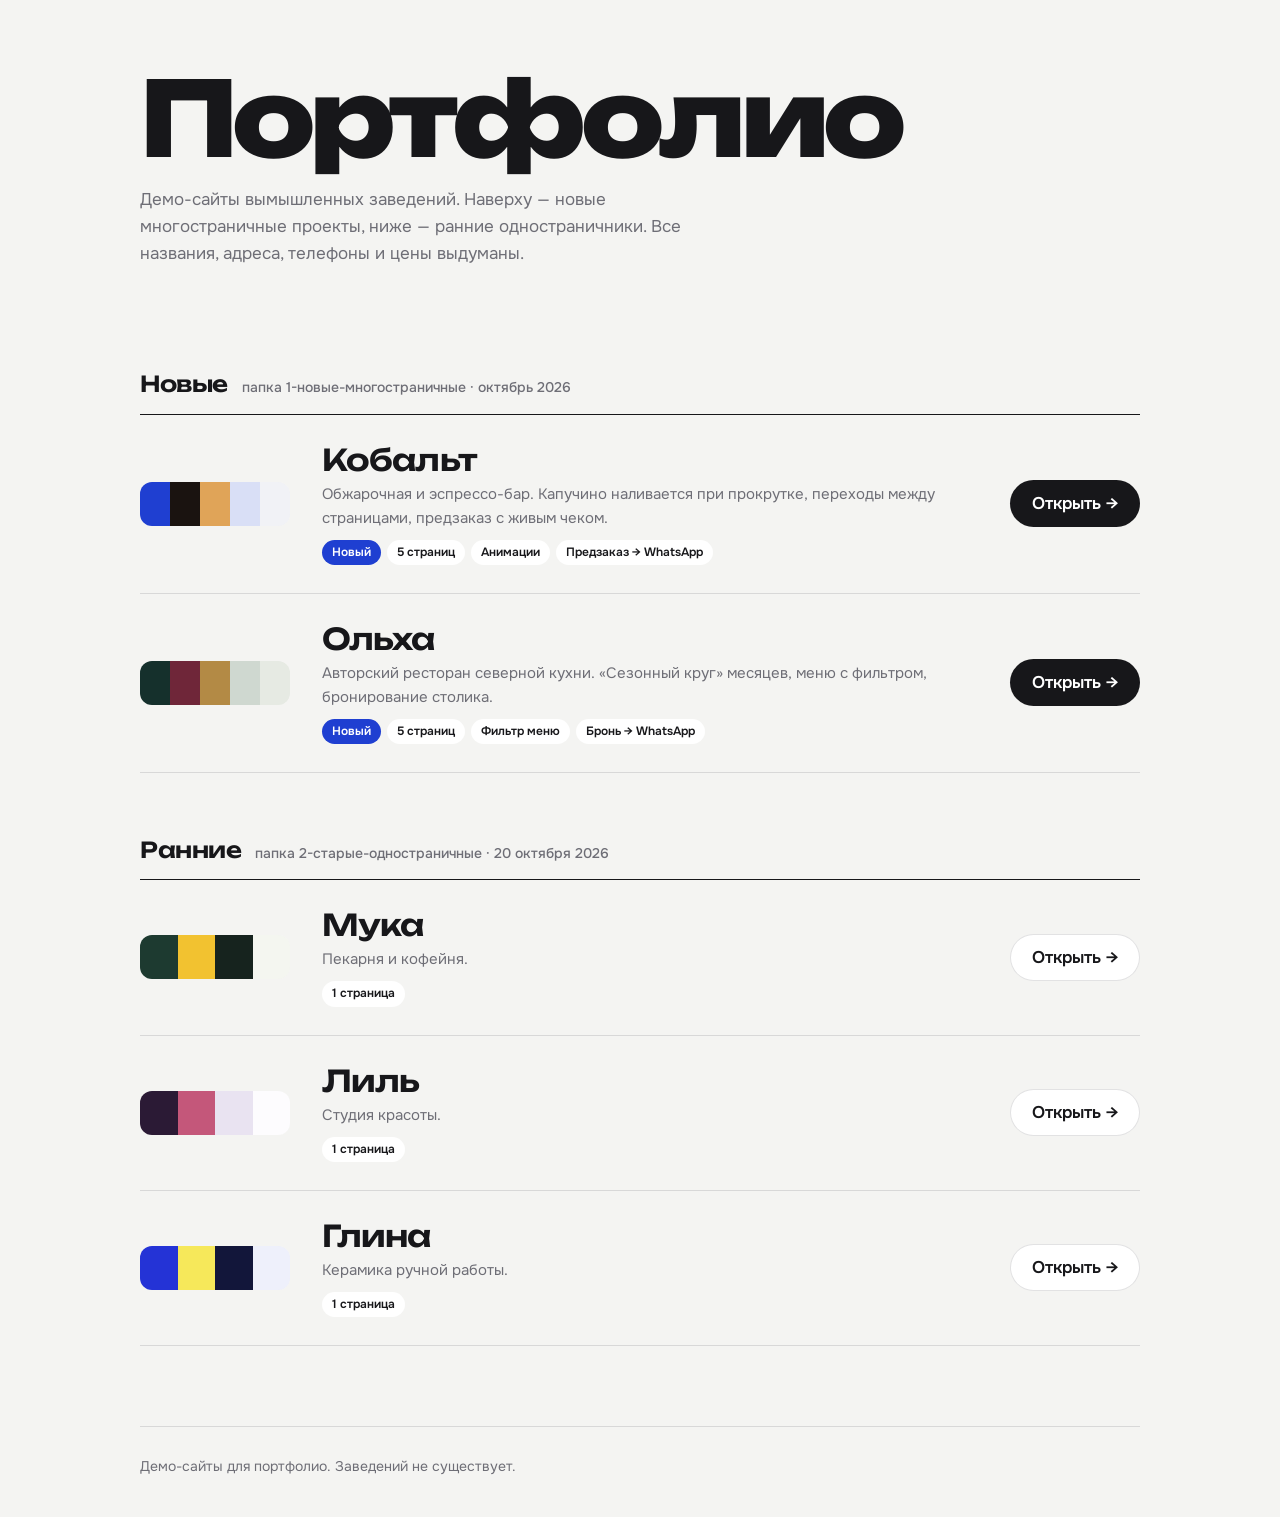
<file: index.html>
<!DOCTYPE html>
<html lang="ru">
<head>
  <meta charset="UTF-8">
  <meta name="viewport" content="width=device-width, initial-scale=1">
  <title>Портфолио — демо-сайты</title>
  <meta name="description" content="Оглавление демо-сайтов для портфолио веб-разработчика.">

  <link rel="preconnect" href="https://fonts.googleapis.com">
  <link rel="preconnect" href="https://fonts.gstatic.com" crossorigin>
  <link href="https://fonts.googleapis.com/css2?family=Onest:wght@400;500;600&family=Unbounded:wght@600;800&display=swap" rel="stylesheet">

  <style>
    /* =====================================================
       Оглавление портфолио. Чтобы добавить новый сайт,
       скопируйте целиком блок <li class="project">…</li>
       в раздел «Новые» и поменяйте название, ссылку и цвета.
       ===================================================== */
    :root {
      --bg: #f4f4f2;     /* фон */
      --ink: #17171a;    /* текст */
      --muted: #6e6e76;  /* подписи */
      --line: rgba(23, 23, 26, .12);
      --new: #1f3fd1;    /* метка «новый» */
    }
    *, *::before, *::after { box-sizing: border-box; }
    body {
      margin: 0;
      background: var(--bg);
      color: var(--ink);
      font: 400 17px/1.6 "Onest", "Segoe UI", Arial, sans-serif;
    }
    a { color: inherit; }
    :focus-visible { outline: 3px solid var(--new); outline-offset: 4px; border-radius: 6px; }

    .wrap { max-width: 1080px; margin: 0 auto; padding: 0 16px; }
    @media (min-width: 768px) { .wrap { padding: 0 40px; } }

    header { padding: 72px 0 40px; }
    h1 {
      font: 800 clamp(44px, 9vw, 104px)/.9 "Unbounded", sans-serif;
      letter-spacing: -.05em;
      margin: 0 0 20px;
    }
    .intro { color: var(--muted); max-width: 52ch; margin: 0; }

    h2 {
      display: flex;
      align-items: baseline;
      gap: 14px;
      font: 600 22px/1.2 "Unbounded", sans-serif;
      letter-spacing: -.02em;
      margin: 64px 0 0;
      padding-bottom: 16px;
      border-bottom: 1.5px solid var(--ink);
    }
    h2 small { font: 500 14px "Onest", sans-serif; color: var(--muted); letter-spacing: 0; }

    .list { list-style: none; margin: 0; padding: 0; }

    /* Строка проекта: палитра, название, описание, ссылки */
    .project {
      display: grid;
      grid-template-columns: 1fr;
      gap: 12px 32px;
      padding: 28px 0;
      border-bottom: 1px solid var(--line);
    }
    @media (min-width: 800px) {
      .project { grid-template-columns: 150px 1fr auto; align-items: center; }
    }

    /* Полоска цветов сайта — цвета берутся из style="--a: …" */
    .palette { display: flex; height: 44px; border-radius: 12px; overflow: hidden; max-width: 150px; }
    .palette i { flex: 1; background: var(--c); }

    .name { font: 600 clamp(22px, 2.6vw, 30px)/1.1 "Unbounded", sans-serif; letter-spacing: -.03em; margin: 0 0 6px; }
    .desc { color: var(--muted); margin: 0; font-size: 15px; }
    .tags { display: flex; flex-wrap: wrap; gap: 6px; margin-top: 10px; }
    .tag { padding: 3px 10px; border-radius: 999px; background: #fff; font-size: 12px; font-weight: 600; }
    .tag--new { background: var(--new); color: #fff; }

    .open {
      display: inline-flex;
      align-items: center;
      justify-content: center;
      gap: 8px;
      min-height: 46px;
      padding: 10px 22px;
      border-radius: 999px;
      background: var(--ink);
      color: #fff;
      font-weight: 600;
      text-decoration: none;
      white-space: nowrap;
      transition: background .25s, transform .25s;
      width: max-content;
    }
    .open:hover { background: var(--new); transform: translateX(4px); }
    .open--light { background: #fff; color: var(--ink); box-shadow: inset 0 0 0 1px var(--line); }
    .open--light:hover { color: #fff; }

    footer { margin-top: 80px; padding: 28px 0 40px; border-top: 1px solid var(--line); color: var(--muted); font-size: 14px; }

    @media (prefers-reduced-motion: reduce) {
      .open { transition: none; }
      .open:hover { transform: none; }
    }
  </style>
</head>
<body>
  <main class="wrap">
    <header>
      <h1>Портфолио</h1>
      <p class="intro">Демо-сайты вымышленных заведений. Наверху — новые многостраничные проекты, ниже — ранние одностраничники. Все названия, адреса, телефоны и цены выдуманы.</p>
    </header>

    <!-- ===================== НОВЫЕ ===================== -->
    <h2>Новые <small>папка 1-новые-многостраничные · октябрь 2026</small></h2>
    <ul class="list">
      <li class="project">
        <div class="palette" aria-hidden="true">
          <i style="--c:#1f3fd1"></i><i style="--c:#1a1310"></i><i style="--c:#e0a458"></i><i style="--c:#d9dff6"></i><i style="--c:#f1f2f6"></i>
        </div>
        <div>
          <p class="name">Кобальт</p>
          <p class="desc">Обжарочная и эспрессо-бар. Капучино наливается при прокрутке, переходы между страницами, предзаказ с живым чеком.</p>
          <div class="tags"><span class="tag tag--new">Новый</span><span class="tag">5 страниц</span><span class="tag">Анимации</span><span class="tag">Предзаказ → WhatsApp</span></div>
        </div>
        <a class="open" href="1-новые-многостраничные/kofeinya-kobalt/index.html">Открыть →</a>
      </li>
      <li class="project">
        <div class="palette" aria-hidden="true">
          <i style="--c:#15302c"></i><i style="--c:#6f2639"></i><i style="--c:#b38a45"></i><i style="--c:#cfd8d0"></i><i style="--c:#e6eae3"></i>
        </div>
        <div>
          <p class="name">Ольха</p>
          <p class="desc">Авторский ресторан северной кухни. «Сезонный круг» месяцев, меню с фильтром, бронирование столика.</p>
          <div class="tags"><span class="tag tag--new">Новый</span><span class="tag">5 страниц</span><span class="tag">Фильтр меню</span><span class="tag">Бронь → WhatsApp</span></div>
        </div>
        <a class="open" href="1-новые-многостраничные/restoran-olkha/index.html">Открыть →</a>
      </li>
    </ul>

    <!-- ===================== РАННИЕ ===================== -->
    <h2>Ранние <small>папка 2-старые-одностраничные · 20 октября 2026</small></h2>
    <ul class="list">
      <li class="project">
        <div class="palette" aria-hidden="true">
          <i style="--c:#1d3a30"></i><i style="--c:#f2c230"></i><i style="--c:#16231e"></i><i style="--c:#f4f6f0"></i>
        </div>
        <div>
          <p class="name">Мука</p>
          <p class="desc">Пекарня и кофейня.</p>
          <div class="tags"><span class="tag">1 страница</span></div>
        </div>
        <a class="open open--light" href="2-старые-одностраничные/1-cafe.html">Открыть →</a>
      </li>
      <li class="project">
        <div class="palette" aria-hidden="true">
          <i style="--c:#2b1a35"></i><i style="--c:#c4577a"></i><i style="--c:#e9e3f1"></i><i style="--c:#fdfcfe"></i>
        </div>
        <div>
          <p class="name">Лиль</p>
          <p class="desc">Студия красоты.</p>
          <div class="tags"><span class="tag">1 страница</span></div>
        </div>
        <a class="open open--light" href="2-старые-одностраничные/2-salon.html">Открыть →</a>
      </li>
      <li class="project">
        <div class="palette" aria-hidden="true">
          <i style="--c:#2433d6"></i><i style="--c:#f6e85a"></i><i style="--c:#12163a"></i><i style="--c:#eef0fb"></i>
        </div>
        <div>
          <p class="name">Глина</p>
          <p class="desc">Керамика ручной работы.</p>
          <div class="tags"><span class="tag">1 страница</span></div>
        </div>
        <a class="open open--light" href="2-старые-одностраничные/3-shop.html">Открыть →</a>
      </li>
    </ul>

    <footer>Демо-сайты для портфолио. Заведений не существует.</footer>
  </main>
</body>
</html>
</file>
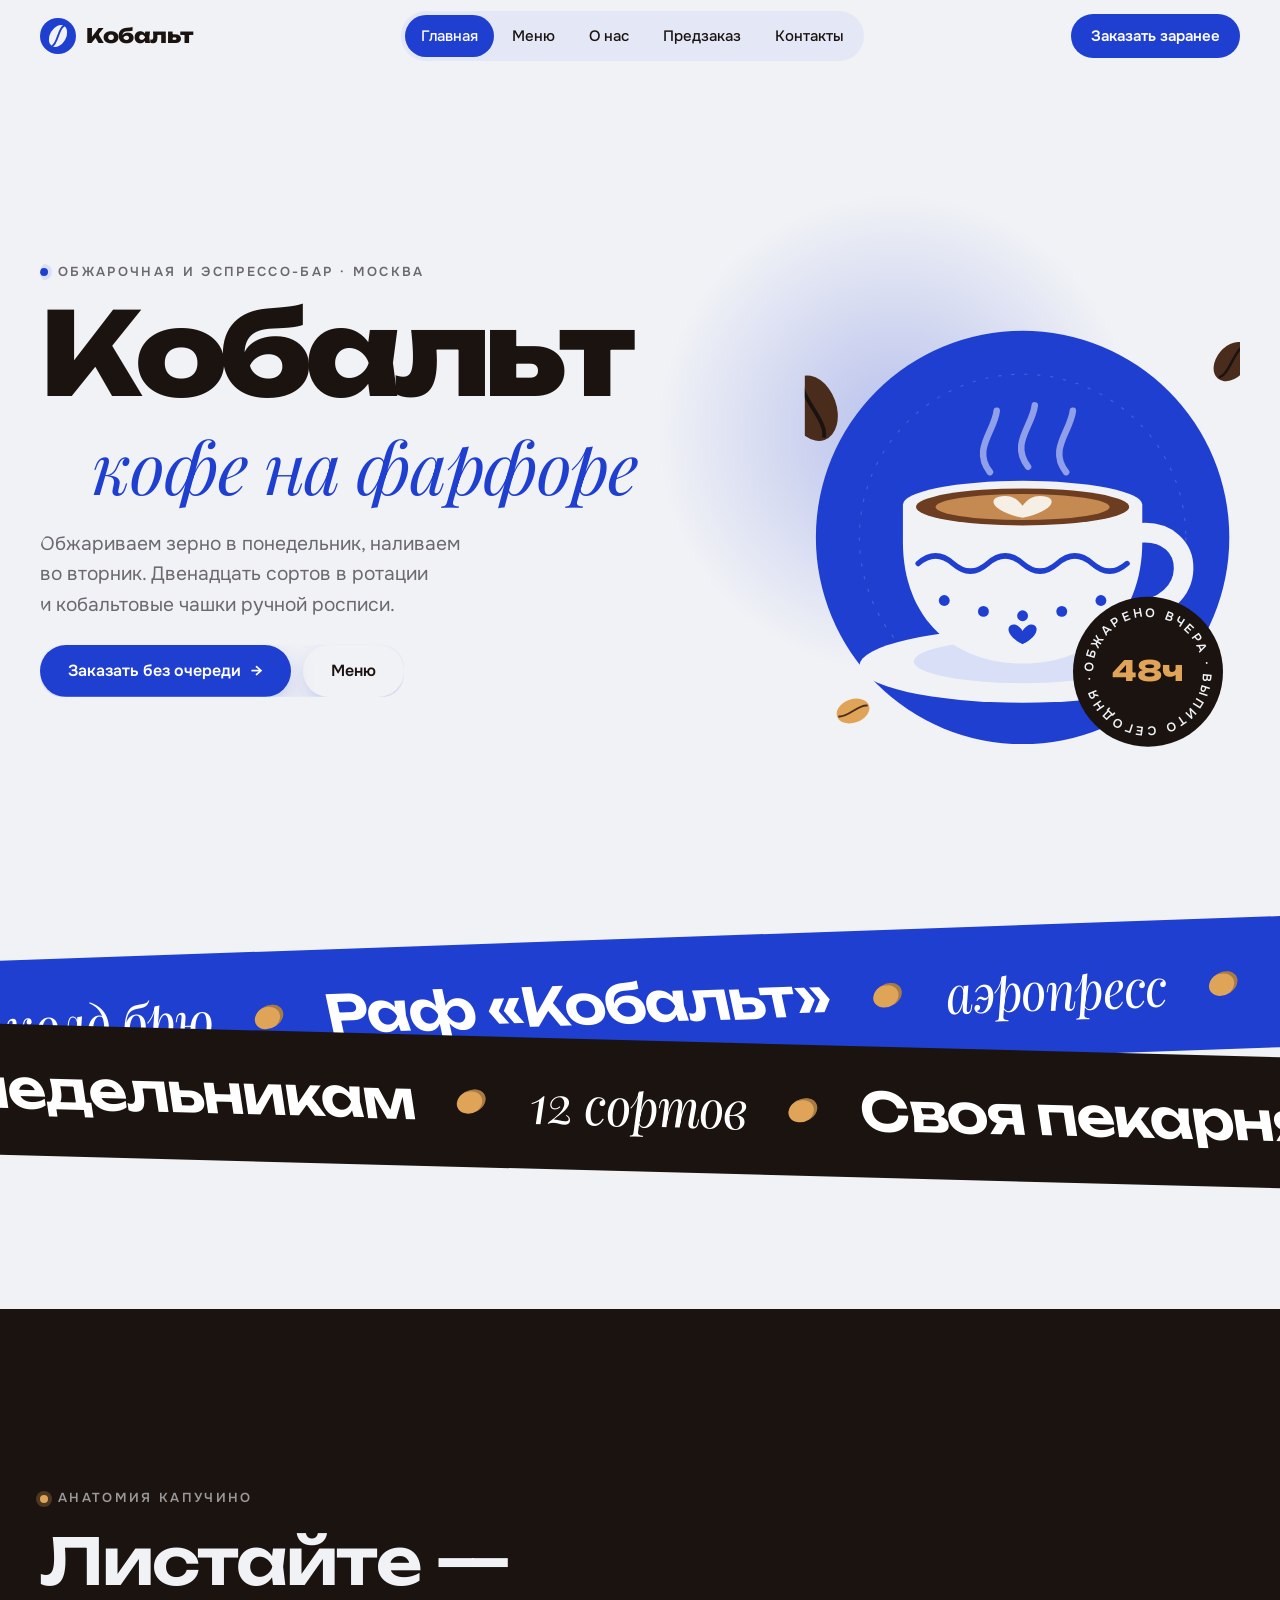
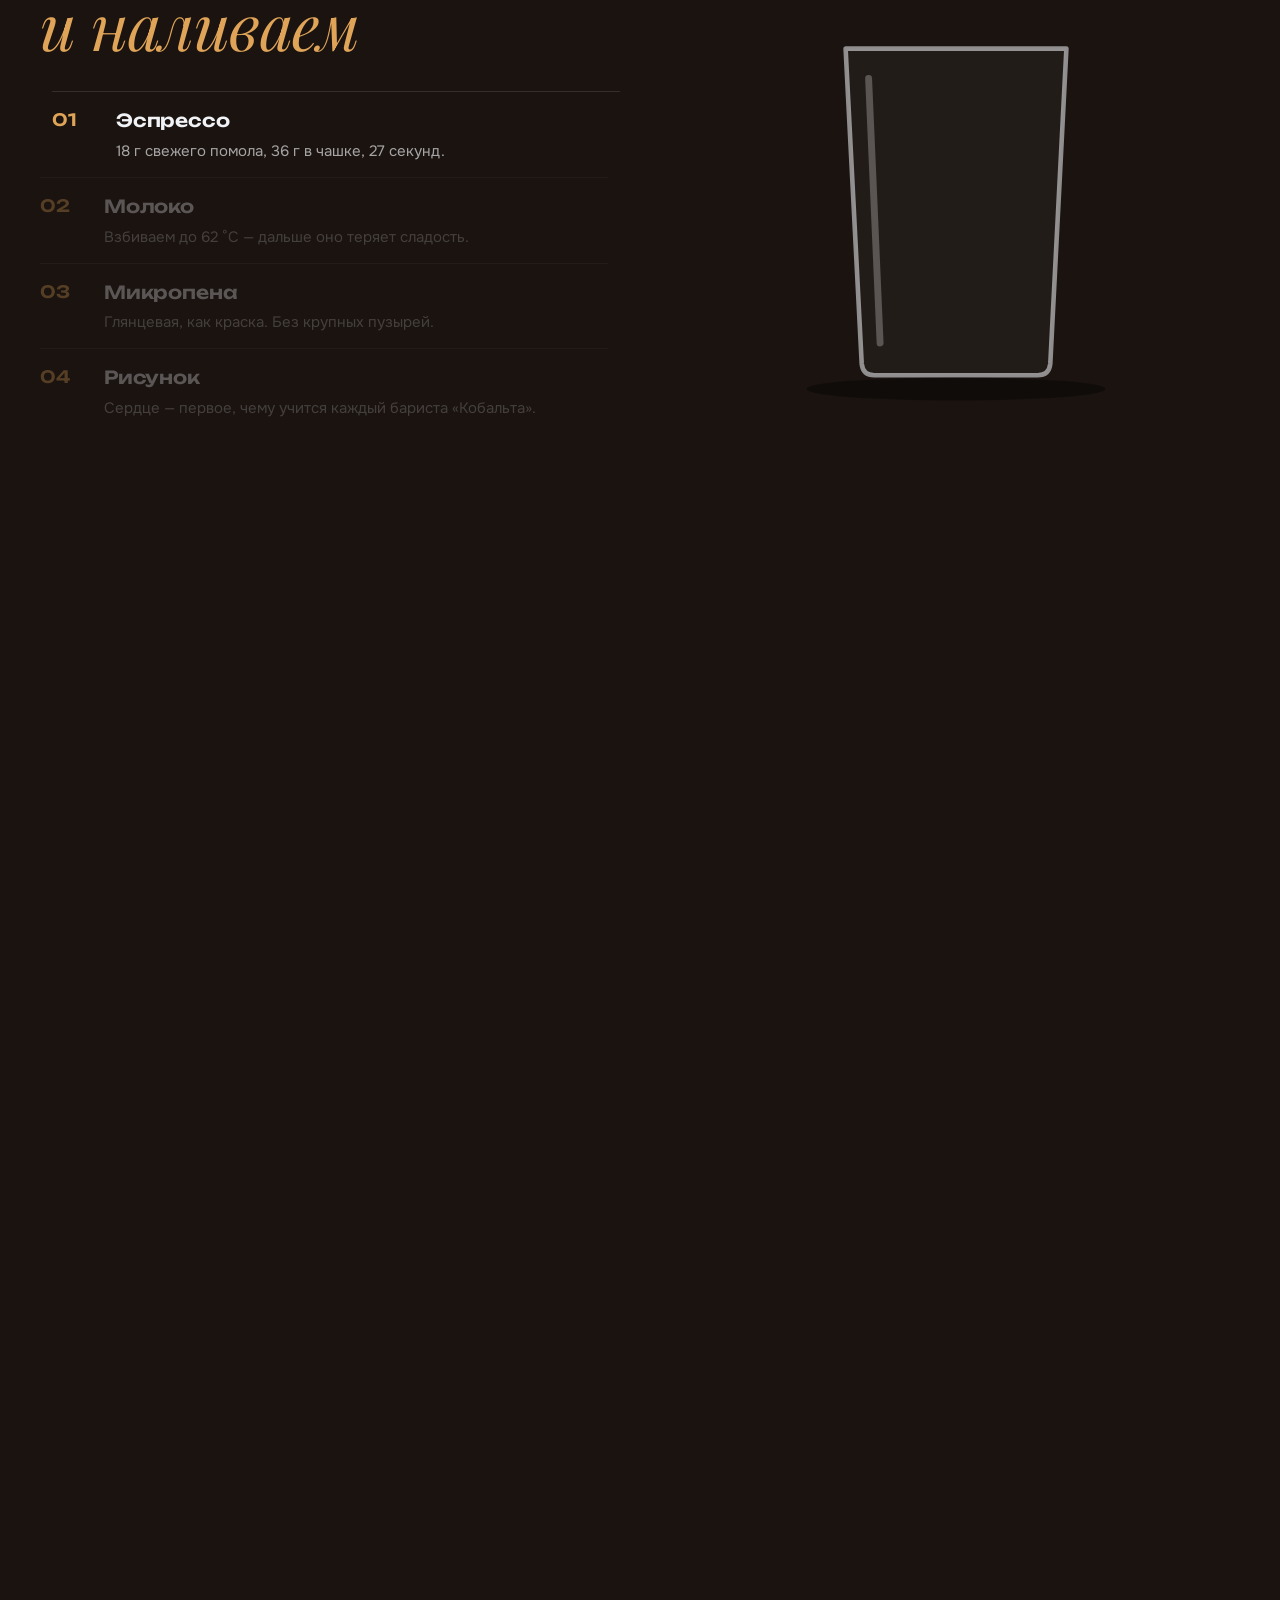
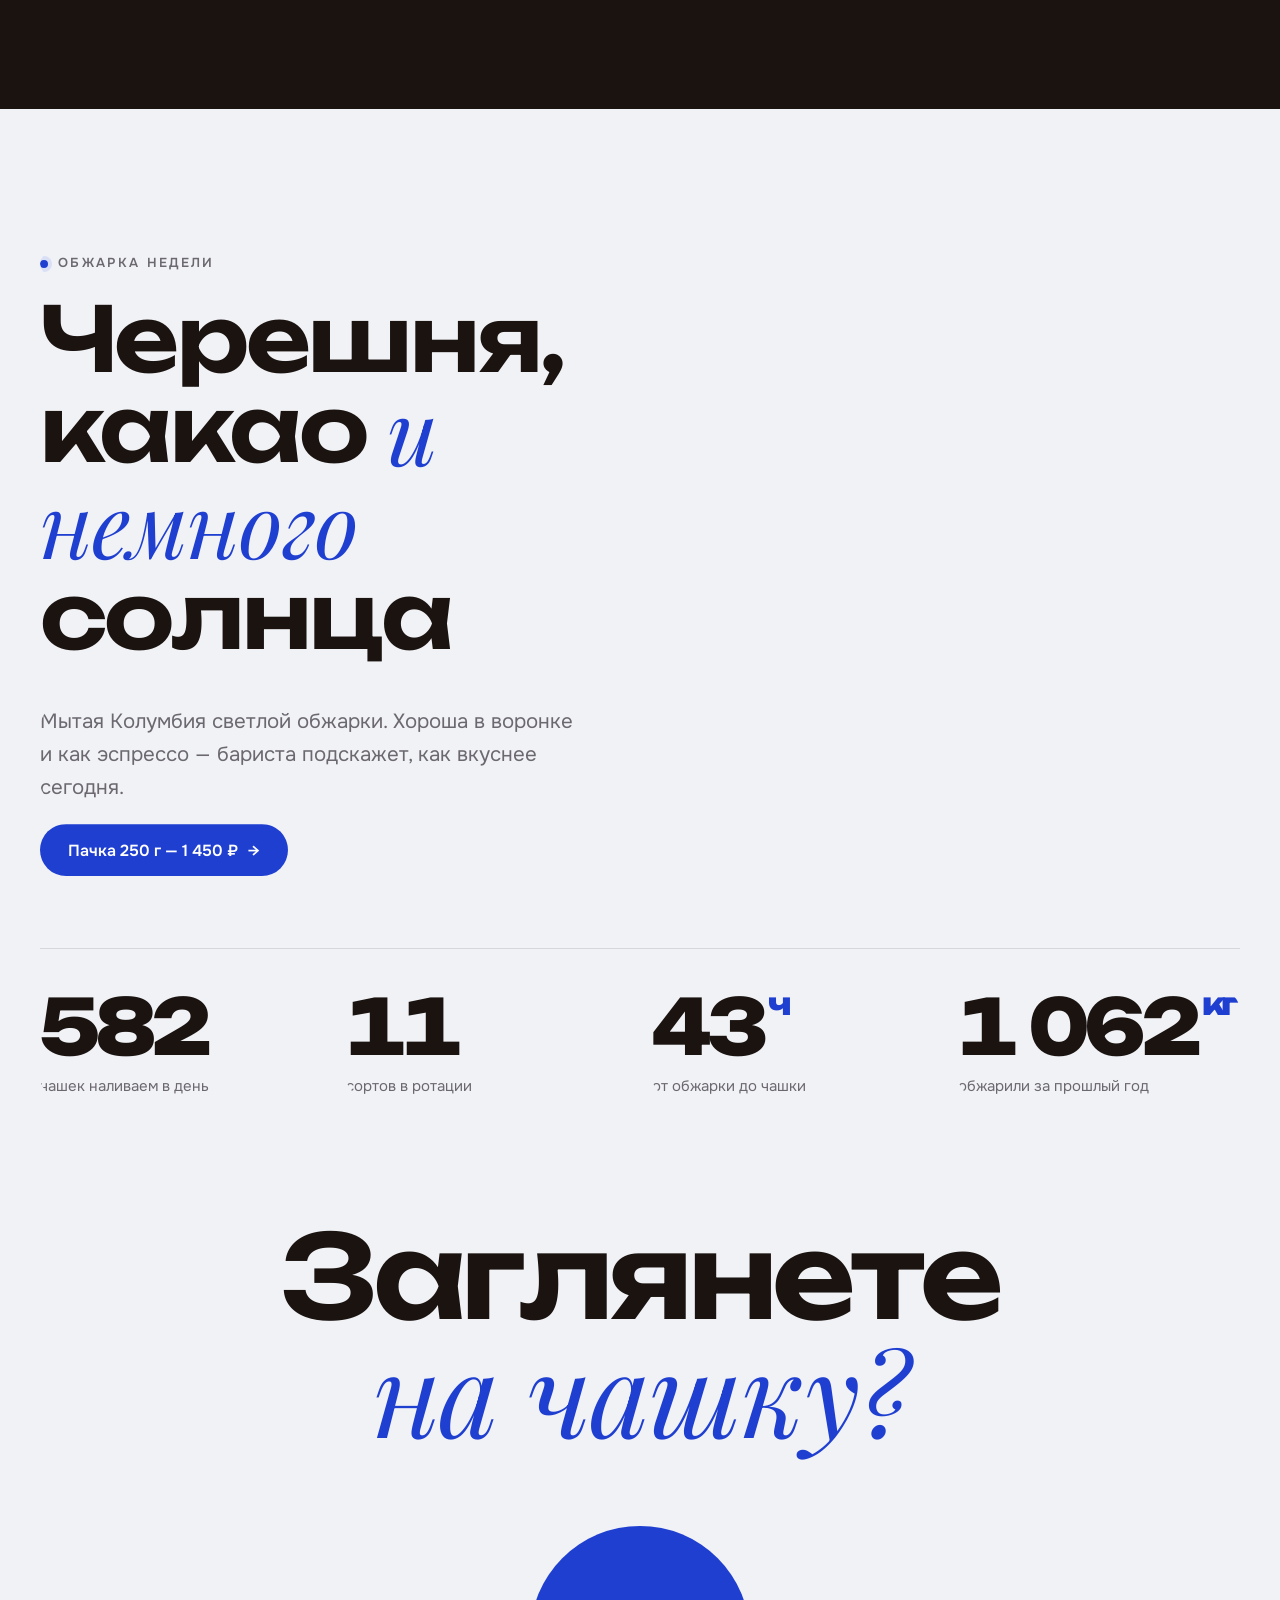
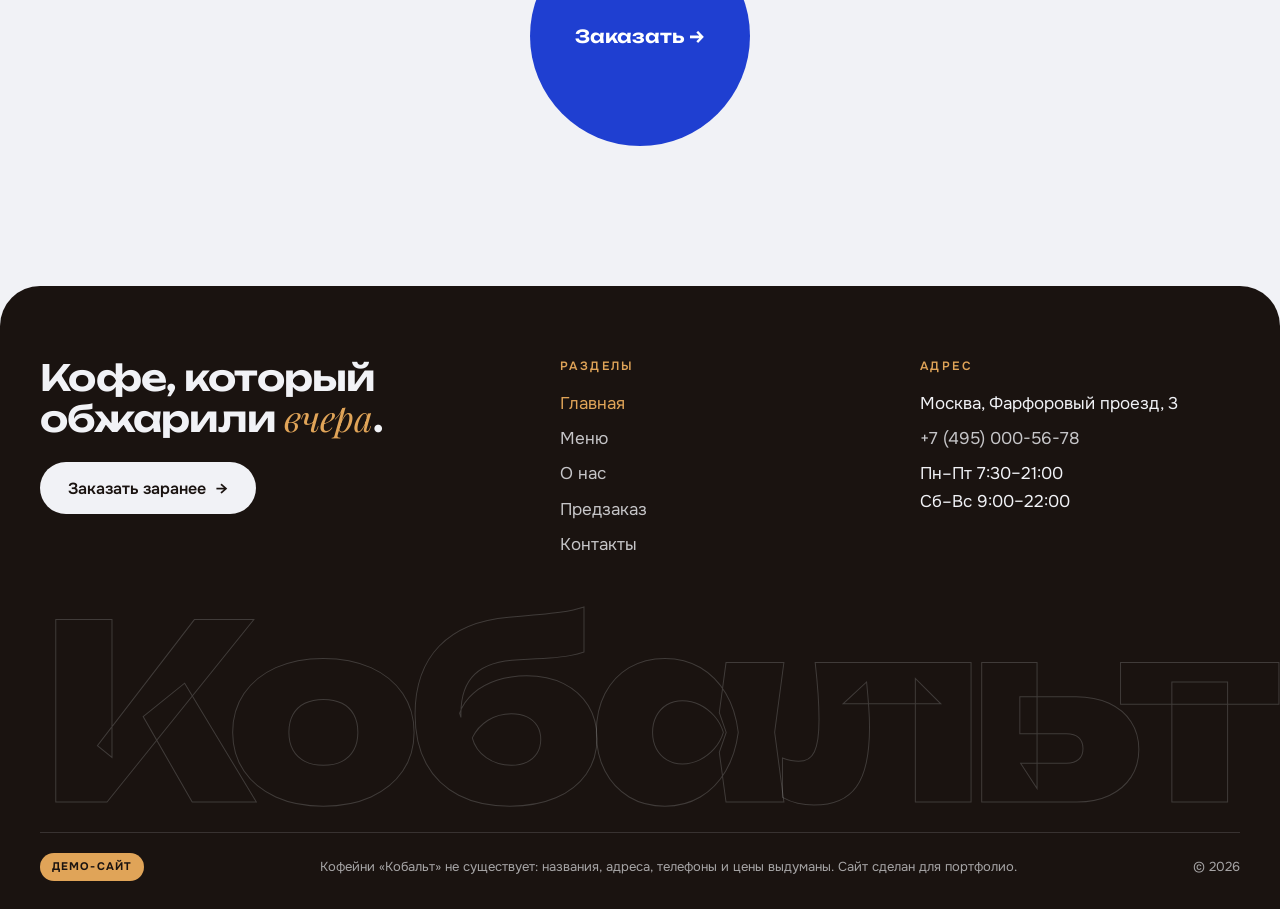
<file: 1-новые-многостраничные/kofeinya-kobalt/index.html>
<!DOCTYPE html>
<html lang="ru">
<head>
  <meta charset="UTF-8">
  <meta name="viewport" content="width=device-width, initial-scale=1">
  <title>Кобальт — обжарочная и эспрессо-бар · Москва</title>
  <meta name="description" content="«Кобальт» — обжарочная и эспрессо-бар в Москве. Кофе, обжаренный вчера, на кобальтовом фарфоре. Демо-сайт для портфолио.">
  <meta name="theme-color" content="#1f3fd1">

  <!-- Шрифты с кириллицей: Unbounded (заголовки), Onest (текст), Playfair Display (курсив) -->
  <link rel="preconnect" href="https://fonts.googleapis.com">
  <link rel="preconnect" href="https://fonts.gstatic.com" crossorigin>
  <link href="https://fonts.googleapis.com/css2?family=Onest:wght@400;500;600;700&family=Playfair+Display:ital,wght@1,400;1,500&family=Unbounded:wght@600;800&display=swap" rel="stylesheet">

  <link rel="stylesheet" href="css/style.css">
  <link rel="icon" href="data:image/svg+xml,%3Csvg xmlns='http://www.w3.org/2000/svg' viewBox='0 0 40 40'%3E%3Ccircle cx='20' cy='20' r='20' fill='%231f3fd1'/%3E%3Cg transform='rotate(30 20 20)'%3E%3Cellipse cx='20' cy='20' rx='9' ry='13' fill='%23f1f2f6'/%3E%3Cpath d='M20 7c-4 5 4 21 0 26' stroke='%231f3fd1' stroke-width='2.2' fill='none'/%3E%3C/g%3E%3C/svg%3E">
</head>
<body>

  <!-- ===================== ШАПКА =====================
       Одинаковая на всех 5 страницах. Текущая страница
       отмечается атрибутом aria-current="page". -->
  <a class="skip-link" href="#main">Перейти к содержимому</a>
  <header class="site-header">
    <div class="wrap header-inner">
      <a class="logo" href="index.html" aria-label="Кобальт — на главную">
        <svg viewBox="0 0 40 40" aria-hidden="true">
          <circle cx="20" cy="20" r="20" fill="#1f3fd1"/>
          <g transform="rotate(30 20 20)">
            <ellipse cx="20" cy="20" rx="9" ry="13" fill="#f1f2f6"/>
            <path d="M20 7c-4 5 4 21 0 26" stroke="#1f3fd1" stroke-width="2.2" fill="none" stroke-linecap="round"/>
          </g>
        </svg>
        <span>Кобальт</span>
      </a>

      <nav class="site-nav" id="site-nav" aria-label="Основная навигация">
        <ul class="nav-list">
          <li><a href="index.html" aria-current="page">Главная</a></li>
          <li><a href="menu.html">Меню</a></li>
          <li><a href="about.html">О нас</a></li>
          <li><a href="order.html">Предзаказ</a></li>
          <li><a href="contacts.html">Контакты</a></li>
        </ul>
      </nav>

      <a class="btn btn--small header-cta magnetic" href="order.html">Заказать заранее</a>
      <button class="nav-toggle" type="button" aria-expanded="false" aria-controls="site-nav" aria-label="Открыть меню"><span></span></button>
    </div>
  </header>

  <main id="main">

    <!-- ===================== ПЕРВЫЙ ЭКРАН ===================== -->
    <section class="hero" aria-labelledby="hero-title">
      <div class="hero-glow" aria-hidden="true"></div>

      <div class="wrap">
        <div class="hero-content">
          <p class="eyebrow" data-reveal>Обжарочная и эспрессо-бар · Москва</p>
          <!-- data-split="chars": буквы выезжают по одной (делает скрипт) -->
          <h1 class="hero-title" id="hero-title" data-split="chars">
            <span class="split-line">Кобальт</span>
            <span class="split-line"><em>кофе на фарфоре</em></span>
          </h1>
          <div class="hero-bottom">
            <p class="hero-text" data-reveal style="--d:500ms">
              Обжариваем зерно в&nbsp;понедельник, наливаем во&nbsp;вторник. Двенадцать сортов в&nbsp;ротации
              и&nbsp;кобальтовые чашки ручной росписи.
            </p>
            <div class="hero-actions" data-reveal style="--d:650ms">
              <a class="btn magnetic" href="order.html">Заказать без очереди <span class="arrow" aria-hidden="true">→</span></a>
              <a class="btn btn--ghost magnetic" href="menu.html">Меню</a>
            </div>
          </div>
        </div>
      </div>

      <!-- Иллюстрация: чашка с паром. Всё нарисовано SVG -->
      <div class="hero-art" aria-hidden="true" data-reveal="scale" style="--d:200ms">
        <svg viewBox="0 0 400 400">
          <circle cx="200" cy="200" r="190" fill="#1f3fd1"/>
          <circle cx="200" cy="200" r="150" fill="none" stroke="#f1f2f6" stroke-opacity=".18" stroke-dasharray="3 9"/>

          <!-- пар над чашкой -->
          <g class="steam">
            <path d="M170 140 c-22 -28 22 -48 0 -76 s22 -46 0 -70"/>
            <path d="M205 135 c-22 -28 22 -48 0 -76 s22 -46 0 -70"/>
            <path d="M240 140 c-22 -28 22 -48 0 -76 s22 -46 0 -70"/>
          </g>

          <g class="cup-float">
            <!-- блюдце -->
            <ellipse cx="200" cy="318" rx="150" ry="34" fill="#f1f2f6"/>
            <ellipse cx="200" cy="314" rx="100" ry="20" fill="#d9dff6"/>
            <!-- ручка -->
            <path d="M306 196 c56 -6 58 70 -6 72" fill="none" stroke="#f1f2f6" stroke-width="18" stroke-linecap="round"/>
            <!-- тело чашки -->
            <path d="M90 170 h220 v34 c0 72 -48 112 -110 112 s-110 -40 -110 -112z" fill="#f1f2f6"/>
            <!-- кобальтовая роспись -->
            <g fill="none" stroke="#1f3fd1" stroke-width="5" stroke-linecap="round">
              <path d="M104 224 q16 -14 32 0 t32 0 t32 0 t32 0 t32 0 t32 0"/>
            </g>
            <g fill="#1f3fd1">
              <circle cx="128" cy="258" r="5"/><circle cx="164" cy="268" r="5"/><circle cx="200" cy="272" r="5"/>
              <circle cx="236" cy="268" r="5"/><circle cx="272" cy="258" r="5"/>
              <path d="M200 286 c-6 -10 -16 -6 -12 2 c3 6 12 10 12 10 s9 -4 12 -10 c4 -8 -6 -12 -12 -2z"/>
            </g>
            <!-- кофе и латте-арт -->
            <ellipse cx="200" cy="170" rx="110" ry="22" fill="#f1f2f6"/>
            <ellipse cx="200" cy="172" rx="98" ry="17" fill="#6d3d22"/>
            <ellipse cx="200" cy="172" rx="80" ry="12" fill="#c58a52"/>
            <path d="M200 182 c-30 -6 -34 -20 -16 -20 c8 0 12 4 16 9 c4 -5 8 -9 16 -9 c18 0 14 14 -16 20z" fill="#f6efe6"/>
          </g>
        </svg>

        <!-- зёрна: data-depth — насколько сильно двигаются от курсора -->
        <span class="bean" data-depth="40" style="--s:52px; --r:-20deg; left:-4%; top:12%">
          <svg viewBox="0 0 40 56"><ellipse cx="20" cy="28" rx="18" ry="26" fill="#4a2c1d"/><path d="M20 4c-8 10 8 38 0 48" stroke="#1a1310" stroke-width="3" fill="none"/></svg>
        </span>
        <span class="bean" data-depth="-60" style="--s:34px; --r:40deg; right:-2%; top:4%">
          <svg viewBox="0 0 40 56"><ellipse cx="20" cy="28" rx="18" ry="26" fill="#4a2c1d"/><path d="M20 4c-8 10 8 38 0 48" stroke="#1a1310" stroke-width="3" fill="none"/></svg>
        </span>
        <span class="bean" data-depth="80" style="--s:26px; --r:70deg; left:8%; bottom:6%">
          <svg viewBox="0 0 40 56"><ellipse cx="20" cy="28" rx="18" ry="26" fill="#e0a458"/><path d="M20 4c-8 10 8 38 0 48" stroke="#4a2c1d" stroke-width="3" fill="none"/></svg>
        </span>

        <!-- круглый значок: текст по кругу вращается и от прокрутки -->
        <div class="badge">
          <svg viewBox="0 0 120 120">
            <defs><path id="badge-circle" d="M60 60 m-44 0 a44 44 0 1 1 88 0 a44 44 0 1 1 -88 0"/></defs>
            <text font-family="Onest, sans-serif" font-size="10" font-weight="600" fill="#f1f2f6">
              <textPath href="#badge-circle" textLength="272" lengthAdjust="spacing">ОБЖАРЕНО ВЧЕРА · ВЫПИТО СЕГОДНЯ ·</textPath>
            </text>
          </svg>
          <span class="badge-core">48ч</span>
        </div>
      </div>
    </section>

    <!-- ===================== БЕГУЩИЕ СТРОКИ =====================
         Текст продублирован, чтобы движение было бесконечным.
         aria-hidden — дикторам этот декоративный текст не нужен. -->
    <div class="marquee" aria-hidden="true">
      <div class="marquee-track">
        <span>Эспрессо</span><span><em>флэт уайт</em></span><span>Воронка V60</span><span><em>колд брю</em></span><span>Раф «Кобальт»</span><span><em>аэропресс</em></span>
        <span>Эспрессо</span><span><em>флэт уайт</em></span><span>Воронка V60</span><span><em>колд брю</em></span><span>Раф «Кобальт»</span><span><em>аэропресс</em></span>
      </div>
    </div>
    <div class="marquee marquee--dark" aria-hidden="true">
      <div class="marquee-track" data-dir="right">
        <span>Обжарка по понедельникам</span><span><em>12 сортов</em></span><span>Своя пекарня</span><span><em>с 7:30</em></span>
        <span>Обжарка по понедельникам</span><span><em>12 сортов</em></span><span>Своя пекарня</span><span><em>с 7:30</em></span>
      </div>
    </div>

    <!-- ===================== СОБЕРИ КАПУЧИНО ПРОКРУТКОЙ =====================
         Запоминающийся элемент. Пока секция прокручивается,
         чашка наполняется: эспрессо → молоко → пена → рисунок.
         Скорость задаёт высота .pour в CSS (400vh). -->
    <section class="pour" aria-labelledby="pour-title">
      <div class="pour-stage">
        <div class="wrap pour-grid">
          <div>
            <p class="eyebrow">Анатомия капучино</p>
            <h2 class="pour-title" id="pour-title">Листайте — <em>и&nbsp;наливаем</em></h2>
            <ol class="pour-steps">
              <li><strong>Эспрессо</strong><span>18 г свежего помола, 36 г в чашке, 27 секунд.</span></li>
              <li><strong>Молоко</strong><span>Взбиваем до 62 °C — дальше оно теряет сладость.</span></li>
              <li><strong>Микропена</strong><span>Глянцевая, как краска. Без крупных пузырей.</span></li>
              <li><strong>Рисунок</strong><span>Сердце — первое, чему учится каждый бариста «Кобальта».</span></li>
            </ol>
          </div>

          <div class="pour-cup" aria-hidden="true">
            <svg viewBox="0 0 400 440">
              <defs>
                <!-- внутренняя форма стакана: слои обрезаются по ней -->
                <clipPath id="glass">
                  <path d="M104 124 L296 124 L282 398 Q281 408 271 408 L129 408 Q119 408 118 398 Z"/>
                </clipPath>
                <linearGradient id="milk-grad" x1="0" y1="1" x2="0" y2="0">
                  <stop offset="0" stop-color="#a4683b"/>
                  <stop offset="1" stop-color="#e9d3b5"/>
                </linearGradient>
              </defs>

              <!-- питчер и струйка молока (видны только пока «льём») -->
              <g class="stream">
                <path d="M226 70 C214 140 206 220 202 330" fill="none" stroke="#f3e6d4" stroke-width="8" stroke-linecap="round"/>
                <path d="M240 10 h90 l-14 70 h-62 z" fill="#d9dff6" transform="rotate(-28 270 50)"/>
                <path d="M226 72 l20 -12" stroke="#d9dff6" stroke-width="10" stroke-linecap="round"/>
              </g>

              <g clip-path="url(#glass)">
                <rect class="layer layer-espresso" x="90" y="330" width="220" height="80" fill="#3b2216"/>
                <rect class="layer layer-milk" x="90" y="172" width="220" height="158" fill="url(#milk-grad)"/>
                <rect class="layer layer-foam" x="90" y="134" width="220" height="38" fill="#f6efe6"/>
              </g>

              <!-- латте-арт сверху -->
              <g class="latte-art">
                <ellipse cx="200" cy="134" rx="96" ry="14" fill="#f3e6d4"/>
                <path d="M200 144 c-26 -4 -30 -16 -14 -17 c7 0 11 3 14 7 c3 -4 7 -7 14 -7 c16 1 12 13 -14 17z" fill="#b8763f"/>
              </g>

              <!-- стекло -->
              <path d="M104 124 L296 124 L282 398 Q281 408 271 408 L129 408 Q119 408 118 398 Z" fill="rgba(255,255,255,.04)" stroke="rgba(241,242,246,.55)" stroke-width="4" stroke-linejoin="round"/>
              <path d="M124 150 L134 380" stroke="rgba(255,255,255,.25)" stroke-width="6" stroke-linecap="round"/>
              <ellipse cx="200" cy="420" rx="130" ry="10" fill="rgba(0,0,0,.35)"/>
            </svg>
          </div>
        </div>
        <div class="pour-progress" aria-hidden="true"></div>
      </div>
    </section>

    <!-- ===================== ОБЖАРКА НЕДЕЛИ ===================== -->
    <section class="section" aria-labelledby="roast-title">
      <div class="wrap">
        <div class="roast">
          <div>
            <p class="eyebrow" data-reveal>Обжарка недели</p>
            <h2 class="section-title" id="roast-title" data-split="words">
              <span class="split-line">Черешня,</span>
              <span class="split-line">какао <em>и&nbsp;немного</em></span>
              <span class="split-line">солнца</span>
            </h2>
            <p class="lead" data-reveal>Мытая Колумбия светлой обжарки. Хороша в&nbsp;воронке и&nbsp;как эспрессо — бариста подскажет, как вкуснее сегодня.</p>
            <!-- цена пачки — меняйте здесь -->
            <a class="btn magnetic" href="menu.html#filter" data-reveal>Пачка 250 г — 1&nbsp;450&nbsp;₽ <span class="arrow" aria-hidden="true">→</span></a>
          </div>

          <!-- шкалы вкуса: число в --v — это проценты заполнения -->
          <div class="roast-card" data-reveal="clip">
            <p class="roast-origin">Колумбия, Уила</p>
            <p class="roast-meta">Ферма «Ла Пальмита» · 1 750 м · мытая обработка</p>
            <ul class="taste">
              <li><div class="taste-row"><span>Кислотность</span><span>7/10</span></div><div class="taste-bar"><i style="--v:70; --d:200ms"></i></div></li>
              <li><div class="taste-row"><span>Сладость</span><span>9/10</span></div><div class="taste-bar"><i style="--v:90; --d:350ms"></i></div></li>
              <li><div class="taste-row"><span>Плотность</span><span>5/10</span></div><div class="taste-bar"><i style="--v:50; --d:500ms"></i></div></li>
              <li><div class="taste-row"><span>Послевкусие</span><span>8/10</span></div><div class="taste-bar"><i style="--v:80; --d:650ms"></i></div></li>
            </ul>
            <div class="notes">
              <span class="note">черешня</span><span class="note">какао</span><span class="note">тростниковый сахар</span><span class="note">апельсин</span>
            </div>
          </div>
        </div>

        <!-- Цифры: data-count — до какого числа «набегает» счётчик -->
        <div class="stats">
          <div data-reveal><div class="stat-num"><span data-count="640">640</span></div><div class="stat-label">чашек наливаем в день</div></div>
          <div data-reveal style="--d:100ms"><div class="stat-num"><span data-count="12">12</span></div><div class="stat-label">сортов в ротации</div></div>
          <div data-reveal style="--d:200ms"><div class="stat-num"><span data-count="48">48</span><sup>ч</sup></div><div class="stat-label">от обжарки до чашки</div></div>
          <div data-reveal style="--d:300ms"><div class="stat-num"><span data-count="1180">1180</span><sup>кг</sup></div><div class="stat-label">обжарили за прошлый год</div></div>
        </div>
      </div>
    </section>

    <!-- ===================== ПРИЗЫВ ===================== -->
    <section class="cta" aria-labelledby="cta-title">
      <div class="wrap">
        <h2 id="cta-title" data-split="chars"><span class="split-line">Заглянете</span><span class="split-line"><em>на&nbsp;чашку?</em></span></h2>
        <a class="cta-circle magnetic" href="order.html">Заказать →</a>
      </div>
    </section>

  </main>

  <!-- ===================== ПОДВАЛ =====================
       Одинаковый на всех страницах. Пометка «Демо-сайт» обязательна. -->
  <footer class="site-footer">
    <div class="wrap">
      <div class="footer-grid">
        <div>
          <p class="footer-lead">Кофе, который обжарили <span class="accent">вчера</span>.</p>
          <a class="btn btn--light magnetic" href="order.html">Заказать заранее <span class="arrow" aria-hidden="true">→</span></a>
        </div>
        <div>
          <h2 class="footer-title">Разделы</h2>
          <ul class="footer-list">
            <li><a href="index.html" aria-current="page">Главная</a></li>
            <li><a href="menu.html">Меню</a></li>
            <li><a href="about.html">О нас</a></li>
            <li><a href="order.html">Предзаказ</a></li>
            <li><a href="contacts.html">Контакты</a></li>
          </ul>
        </div>
        <div>
          <h2 class="footer-title">Адрес</h2>
          <ul class="footer-list">
            <li>Москва, Фарфоровый проезд, 3</li>
            <li><a href="tel:+74950005678">+7 (495) 000-56-78</a></li>
            <li>Пн–Пт 7:30–21:00<br>Сб–Вс 9:00–22:00</li>
          </ul>
        </div>
      </div>
      <p class="footer-giant" aria-hidden="true">Кобальт</p>
      <div class="footer-bottom">
        <span class="demo-badge">Демо-сайт</span>
        <span>Кофейни «Кобальт» не существует: названия, адреса, телефоны и цены выдуманы. Сайт сделан для портфолио.</span>
        <span>© <span data-year>2026</span></span>
      </div>
    </div>
  </footer>

  <script src="js/main.js"></script>
</body>
</html>
</file>
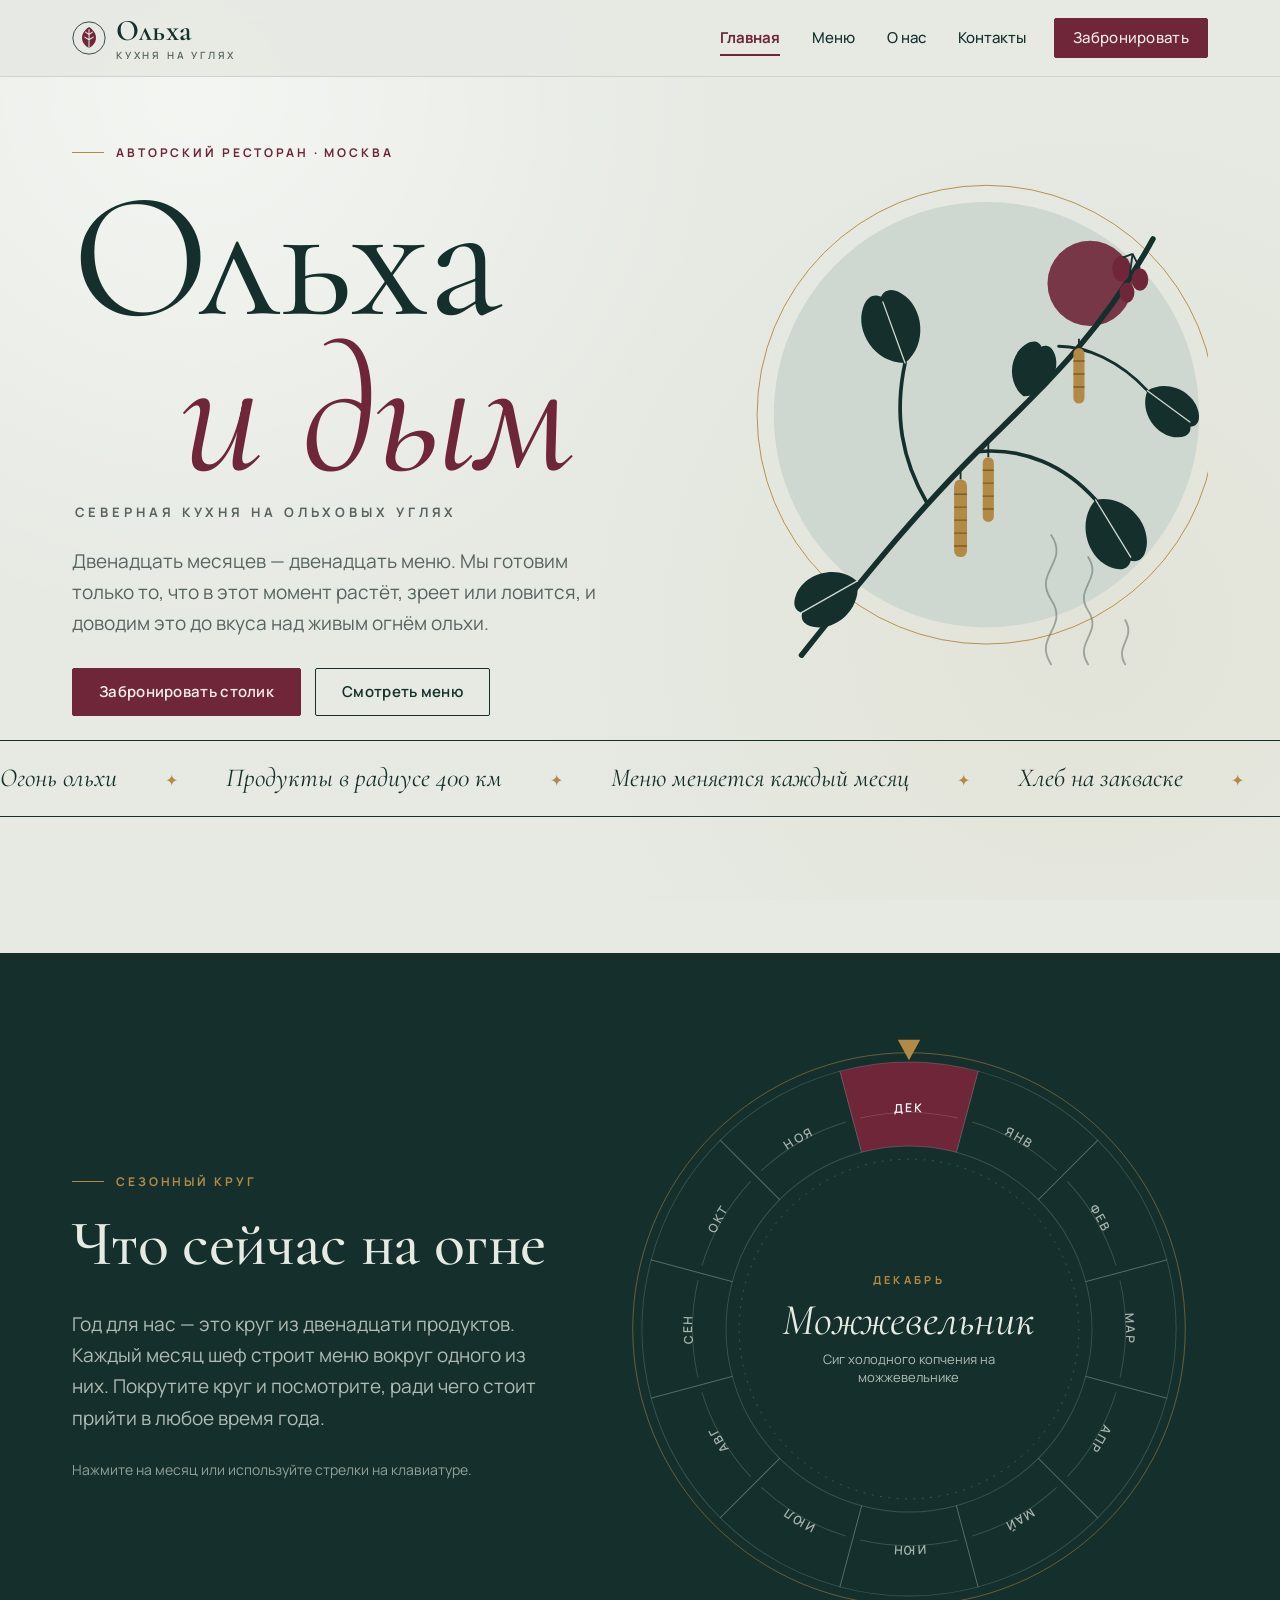
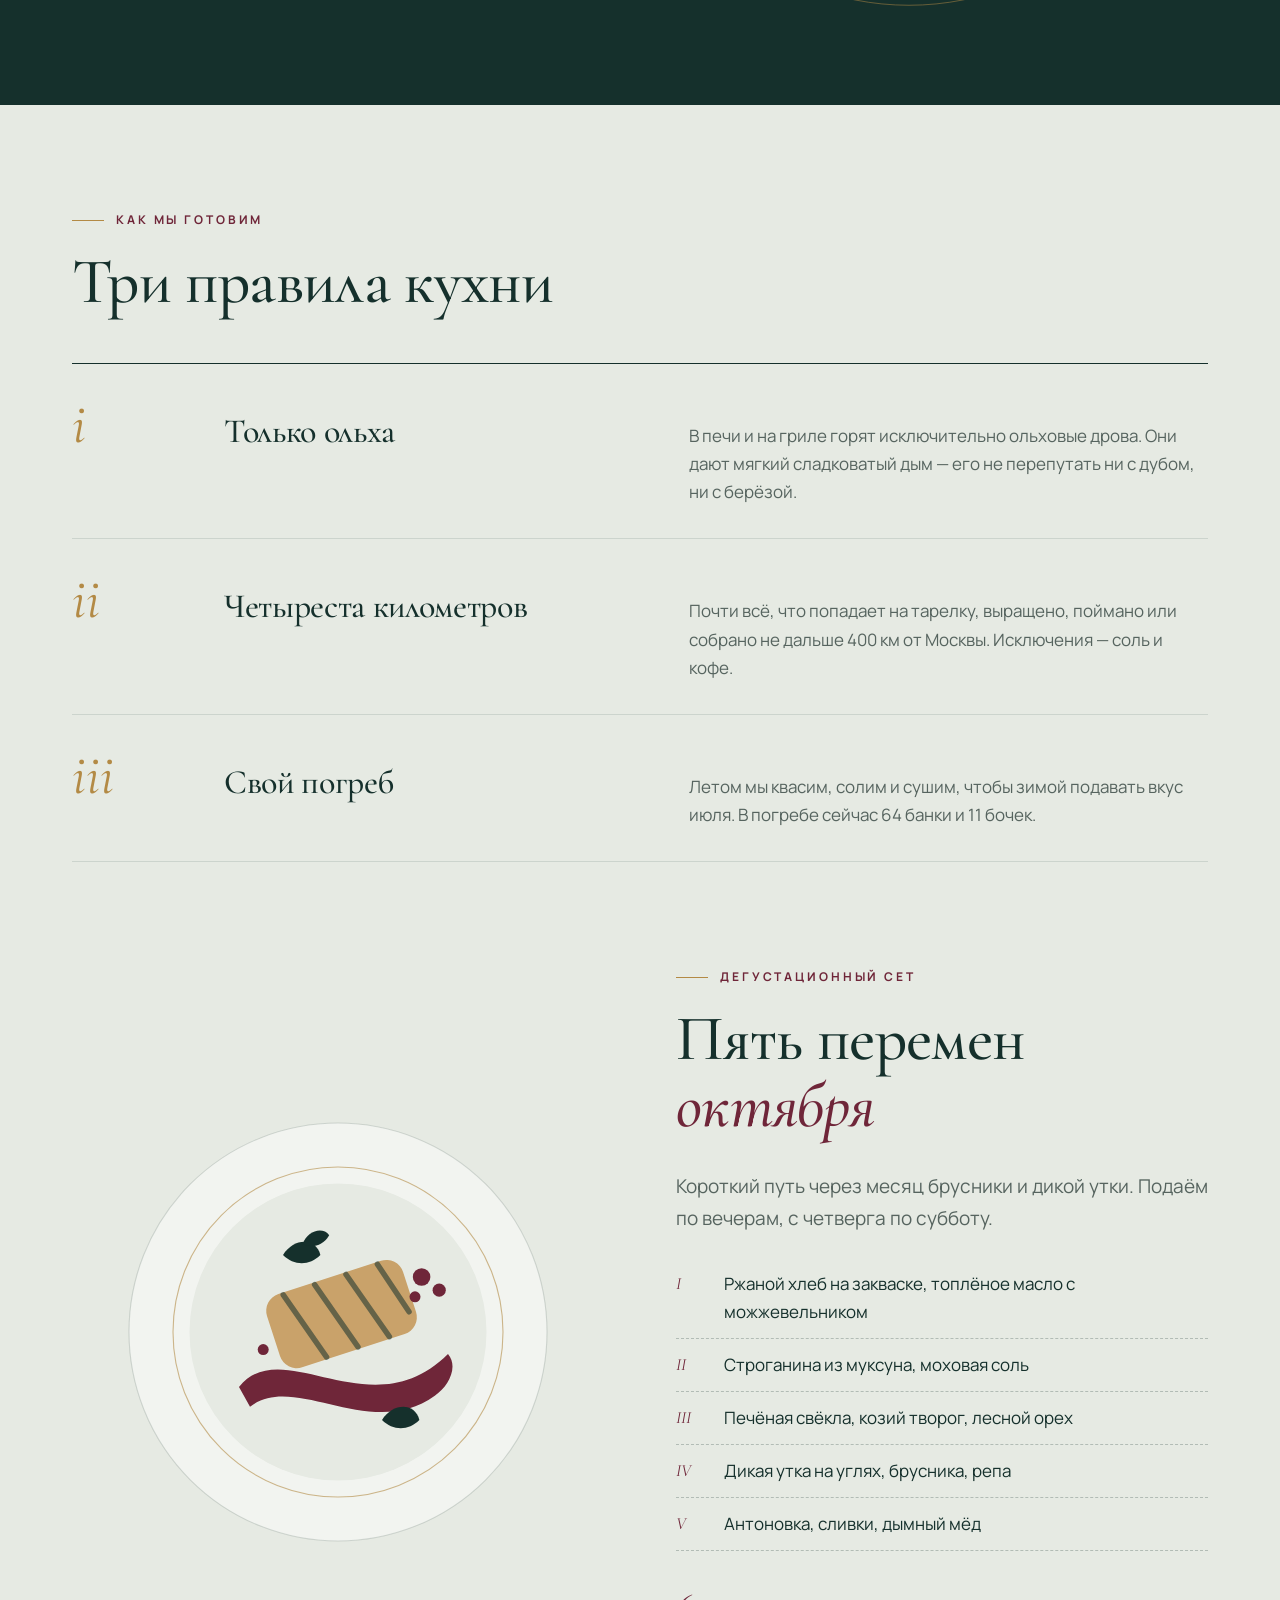
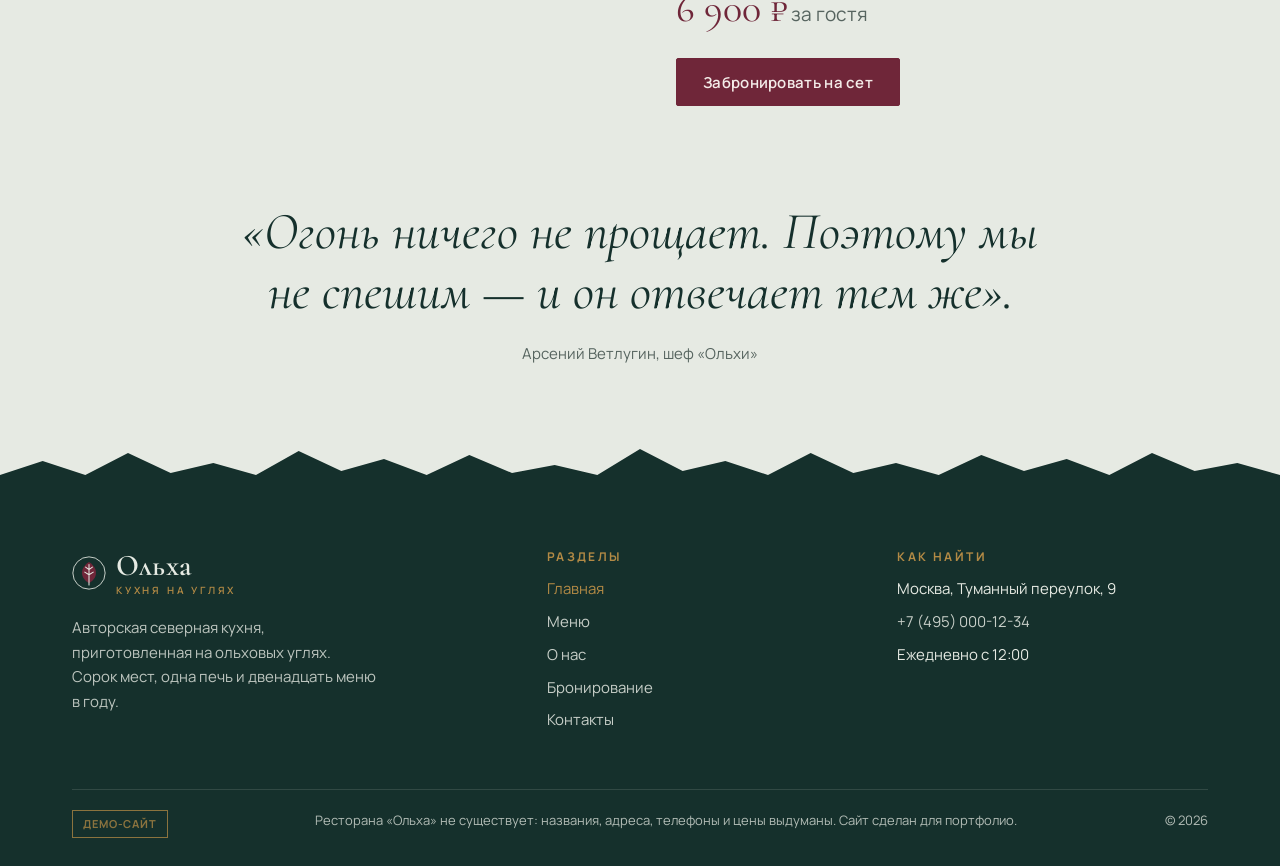
<file: 1-новые-многостраничные/restoran-olkha/index.html>
<!DOCTYPE html>
<html lang="ru">
<head>
  <meta charset="UTF-8">
  <meta name="viewport" content="width=device-width, initial-scale=1">
  <title>Ольха — авторская кухня на ольховых углях · Москва</title>
  <meta name="description" content="Ольха — авторский ресторан северной кухни в Москве. Всё готовим на ольховых углях. Демо-сайт для портфолио.">
  <meta name="theme-color" content="#15302c">

  <!-- Шрифты с кириллицей: Cormorant Garamond (заголовки) и Manrope (текст) -->
  <link rel="preconnect" href="https://fonts.googleapis.com">
  <link rel="preconnect" href="https://fonts.gstatic.com" crossorigin>
  <link href="https://fonts.googleapis.com/css2?family=Cormorant+Garamond:ital,wght@0,400;0,500;0,600;1,400;1,500&family=Manrope:wght@400;500;600;700&display=swap" rel="stylesheet">

  <link rel="stylesheet" href="css/style.css">
  <!-- Иконка вкладки — нарисована SVG прямо здесь -->
  <link rel="icon" href="data:image/svg+xml,%3Csvg xmlns='http://www.w3.org/2000/svg' viewBox='0 0 40 40'%3E%3Ccircle cx='20' cy='20' r='20' fill='%2315302c'/%3E%3Cpath d='M20 7c6 4 9 9 8 15-1 5-5 8-8 10-3-2-7-5-8-10-1-6 2-11 8-15z' fill='%236f2639'/%3E%3C/svg%3E">
</head>
<body>

  <!-- ===================== ШАПКА =====================
       Шапка одинаковая на всех 5 страницах. Если меняете пункты
       меню — поменяйте их во всех файлах. Текущая страница
       отмечается атрибутом aria-current="page". -->
  <a class="skip-link" href="#main">Перейти к содержимому</a>
  <header class="site-header">
    <div class="wrap header-inner">
      <a class="logo" href="index.html" aria-label="Ольха — на главную">
        <svg viewBox="0 0 40 40" aria-hidden="true">
          <circle cx="20" cy="20" r="19" fill="none" stroke="currentColor" stroke-width="1"/>
          <path d="M20 7c6 4 9 9 8 15-1 5-5 8-8 10-3-2-7-5-8-10-1-6 2-11 8-15z" fill="#6f2639"/>
          <path d="M20 10v24M20 16l-4-3M20 16l4-3M20 22l-5-3M20 22l5-3" stroke="#e6eae3" stroke-width="1.2" fill="none" stroke-linecap="round"/>
        </svg>
        <span class="logo-text">Ольха<small>кухня на углях</small></span>
      </a>

      <button class="nav-toggle" type="button" aria-expanded="false" aria-controls="site-nav">
        <span class="nav-toggle-bars" aria-hidden="true"></span>
        Меню
      </button>

      <nav class="site-nav" id="site-nav" aria-label="Основная навигация">
        <ul class="nav-list">
          <li><a href="index.html" aria-current="page">Главная</a></li>
          <li><a href="menu.html">Меню</a></li>
          <li><a href="about.html">О нас</a></li>
          <li><a href="contacts.html">Контакты</a></li>
          <li class="nav-cta"><a class="btn btn--small" href="booking.html">Забронировать</a></li>
        </ul>
      </nav>
    </div>
  </header>

  <main id="main">

    <!-- ===================== ПЕРВЫЙ ЭКРАН ===================== -->
    <section class="hero" aria-labelledby="hero-title">
      <div class="wrap hero-grid">
        <div>
          <p class="eyebrow">Авторский ресторан · Москва</p>
          <h1 class="hero-title" id="hero-title">
            <span>Ольха</span>
            <em>и дым</em>
            <span class="hero-title-small">Северная кухня на ольховых углях</span>
          </h1>
          <p class="hero-text">
            Двенадцать месяцев — двенадцать меню. Мы готовим только то, что в этот момент
            растёт, зреет или ловится, и доводим это до вкуса над живым огнём ольхи.
          </p>
          <div class="hero-actions">
            <a class="btn" href="booking.html">Забронировать столик</a>
            <a class="btn btn--ghost" href="menu.html">Смотреть меню</a>
          </div>
        </div>

        <!-- Иллюстрация: ветка ольхи с серёжками и шишечками. Цвета — из палитры -->
        <div class="hero-art" aria-hidden="true">
          <svg viewBox="0 0 500 560">
            <defs>
              <!-- форма листа ольхи: округлый, с выемкой на конце -->
              <path id="leaf" d="M0 0 C-30 10 -40 50 -22 72 C-12 84 -4 80 0 76 C4 80 12 84 22 72 C40 50 30 10 0 0 Z"/>
            </defs>

            <!-- фон: большой туманный круг и тонкое латунное кольцо -->
            <circle cx="260" cy="270" r="230" fill="#cfd8d0"/>
            <circle cx="260" cy="270" r="248" fill="none" stroke="#b38a45" stroke-width="1"/>
            <circle cx="372" cy="128" r="46" fill="#6f2639" opacity=".9"/>

            <!-- ветка -->
            <path class="branch-line" d="M60 530 C140 430 190 370 250 310 S380 190 440 80" fill="none" stroke="#15302c" stroke-width="6" stroke-linecap="round"/>
            <path class="branch-line" d="M250 310 C300 305 345 325 378 362" fill="none" stroke="#15302c" stroke-width="4" stroke-linecap="round"/>
            <path class="branch-line" d="M196 366 C168 318 160 270 172 214" fill="none" stroke="#15302c" stroke-width="4" stroke-linecap="round"/>
            <path class="branch-line" d="M338 196 C368 196 404 212 434 244" fill="none" stroke="#15302c" stroke-width="3" stroke-linecap="round"/>

            <!-- листья -->
            <g fill="#15302c">
              <use href="#leaf" transform="translate(378 362) rotate(-30)"/>
              <use href="#leaf" transform="translate(172 214) rotate(160)"/>
              <use href="#leaf" transform="translate(434 244) rotate(-50) scale(.8)"/>
              <use href="#leaf" transform="translate(120 450) rotate(60) scale(.9)"/>
              <use href="#leaf" transform="translate(300 250) rotate(200) scale(.75)"/>
            </g>
            <!-- прожилки листьев (светлые) -->
            <g stroke="#cfd8d0" stroke-width="1.4" fill="none" stroke-linecap="round">
              <path d="M378 362 l38 62"/>
              <path d="M172 214 l-24 -66"/>
              <path d="M434 244 l46 34"/>
              <path d="M120 450 l-60 34"/>
            </g>

            <!-- серёжки ольхи: качаются (кроме режима «меньше анимации») -->
            <g transform="translate(232 328)"><g class="catkin">
              <line x1="0" y1="0" x2="0" y2="12" stroke="#15302c" stroke-width="2"/>
              <rect x="-7" y="12" width="14" height="84" rx="7" fill="#b38a45"/>
              <path d="M-7 28h14M-7 42h14M-7 56h14M-7 70h14M-7 84h14" stroke="#7d5e28" stroke-width="1.5"/>
            </g></g>
            <g transform="translate(262 300)"><g class="catkin" style="animation-delay:-2s">
              <line x1="0" y1="0" x2="0" y2="16" stroke="#15302c" stroke-width="2"/>
              <rect x="-6" y="16" width="12" height="70" rx="6" fill="#b38a45"/>
              <path d="M-6 30h12M-6 44h12M-6 58h12M-6 72h12" stroke="#7d5e28" stroke-width="1.5"/>
            </g></g>
            <g transform="translate(360 188)"><g class="catkin" style="animation-delay:-4s">
              <line x1="0" y1="0" x2="0" y2="10" stroke="#15302c" stroke-width="2"/>
              <rect x="-6" y="10" width="12" height="60" rx="6" fill="#b38a45"/>
              <path d="M-6 24h12M-6 38h12M-6 52h12" stroke="#7d5e28" stroke-width="1.5"/>
            </g></g>

            <!-- шишечки ольхи (брусничные) -->
            <g fill="#6f2639">
              <ellipse cx="406" cy="112" rx="10" ry="14"/>
              <ellipse cx="426" cy="124" rx="9" ry="12"/>
              <ellipse cx="412" cy="138" rx="8" ry="11"/>
            </g>
            <g stroke="#15302c" stroke-width="2" fill="none">
              <path d="M418 96 l-10 4 M418 96 l8 16 M418 96 l-4 30"/>
            </g>

            <!-- дым от углей внизу -->
            <g fill="none" stroke="#56645f" stroke-width="2" stroke-linecap="round">
              <path class="smoke-path" d="M330 540 c-20 -30 20 -40 0 -70 s20 -40 0 -70"/>
              <path class="smoke-path" style="animation-delay:-3s" d="M370 540 c-16 -24 16 -34 0 -58 s16 -34 0 -58"/>
              <path class="smoke-path" style="animation-delay:-6s" d="M410 540 c-12 -20 12 -28 0 -48"/>
            </g>
          </svg>
        </div>
      </div>

      <!-- Бегущая строка. Текст продублирован, чтобы движение было бесконечным -->
      <div class="ticker" aria-hidden="true">
        <div class="ticker-track">
          <span>Огонь ольхи</span><span>Продукты в радиусе 400 км</span><span>Меню меняется каждый месяц</span><span>Хлеб на закваске</span><span>Ферментации своего погреба</span>
          <span>Огонь ольхи</span><span>Продукты в радиусе 400 км</span><span>Меню меняется каждый месяц</span><span>Хлеб на закваске</span><span>Ферментации своего погреба</span>
        </div>
      </div>
    </section>

    <!-- ===================== СЕЗОННЫЙ КРУГ =====================
         Главный запоминающийся элемент. Кольцо рисует js/main.js,
         продукты месяцев — в массиве SEASON в начале скрипта. -->
    <section class="season" aria-labelledby="season-title">
      <div class="wrap season-grid">
        <div class="reveal">
          <p class="eyebrow">Сезонный круг</p>
          <h2 class="section-title" id="season-title">Что сейчас на&nbsp;огне</h2>
          <p class="lead">
            Год для нас — это круг из двенадцати продуктов. Каждый месяц шеф строит меню
            вокруг одного из них. Покрутите круг и посмотрите, ради чего стоит прийти
            в&nbsp;любое время года.
          </p>
          <p class="season-hint">Нажмите на месяц или используйте стрелки на клавиатуре.</p>
        </div>

        <div class="dial">
          <svg viewBox="0 0 600 600" role="group" aria-label="Сезонный круг: выберите месяц">
            <circle cx="300" cy="300" r="296" fill="none" stroke="rgba(179,138,69,.55)" stroke-width="1"/>
            <circle cx="300" cy="300" r="182" fill="none" stroke="rgba(179,138,69,.4)" stroke-width="1" stroke-dasharray="2 7"/>
            <g id="dial-ring" class="dial-ring"></g>
            <!-- латунный указатель «12 часов» -->
            <path class="dial-pointer" d="M300 12 L288 -10 L312 -10 Z"/>
          </svg>
          <div class="dial-center" aria-live="polite">
            <span class="dial-month" id="dial-month">Октябрь</span>
            <span class="dial-product" id="dial-product">Брусника</span>
            <p class="dial-dish" id="dial-dish">Дикая утка с брусничным соусом</p>
          </div>
        </div>
      </div>
    </section>

    <!-- ===================== ПРИНЦИПЫ ===================== -->
    <section class="section" aria-labelledby="principles-title">
      <div class="wrap">
        <p class="eyebrow">Как мы готовим</p>
        <h2 class="section-title" id="principles-title">Три правила кухни</h2>

        <div class="principles">
          <article class="principle reveal">
            <span class="principle-num">i</span>
            <h3>Только ольха</h3>
            <p>В печи и на гриле горят исключительно ольховые дрова. Они дают мягкий сладковатый дым — его не перепутать ни с дубом, ни с берёзой.</p>
          </article>
          <article class="principle reveal">
            <span class="principle-num">ii</span>
            <h3>Четыреста километров</h3>
            <p>Почти всё, что попадает на тарелку, выращено, поймано или собрано не дальше 400 км от Москвы. Исключения — соль и кофе.</p>
          </article>
          <article class="principle reveal">
            <span class="principle-num">iii</span>
            <h3>Свой погреб</h3>
            <p>Летом мы квасим, солим и сушим, чтобы зимой подавать вкус июля. В погребе сейчас 64 банки и 11 бочек.</p>
          </article>
        </div>
      </div>
    </section>

    <!-- ===================== СЕТ НЕДЕЛИ ===================== -->
    <section class="section" aria-labelledby="set-title">
      <div class="wrap feature">
        <!-- Тарелка сверху: нарисована SVG -->
        <div class="feature-plate reveal" aria-hidden="true">
          <svg viewBox="0 0 400 400">
            <circle cx="200" cy="200" r="190" fill="#f2f4f0" stroke="#15302c" stroke-opacity=".15"/>
            <circle cx="200" cy="200" r="150" fill="none" stroke="#b38a45" stroke-opacity=".6"/>
            <circle cx="200" cy="200" r="135" fill="#e6eae3"/>
            <!-- брусничный соус мазком -->
            <path d="M110 250 C150 200 230 290 300 220 C310 232 300 250 288 258 C230 300 160 236 120 268 Z" fill="#6f2639"/>
            <!-- кусок рыбы с полосками от гриля -->
            <g transform="rotate(-18 200 190)">
              <rect x="140" y="150" width="130" height="70" rx="16" fill="#c9a26a"/>
              <path d="M160 152 l20 66 M190 152 l20 66 M220 152 l20 66 M250 152 l14 50" stroke="#15302c" stroke-opacity=".55" stroke-width="5" stroke-linecap="round"/>
            </g>
            <!-- ягоды -->
            <g fill="#6f2639">
              <circle cx="276" cy="150" r="8"/><circle cx="292" cy="162" r="6"/><circle cx="270" cy="168" r="5"/>
              <circle cx="132" cy="216" r="5"/>
            </g>
            <!-- зелень -->
            <g fill="#15302c">
              <path d="M150 130 c10 -16 30 -16 34 0 c-10 10 -24 10 -34 0z"/>
              <path d="M240 280 c10 -16 30 -16 34 0 c-10 10 -24 10 -34 0z"/>
              <path d="M168 120 c4 -12 18 -16 24 -8 c-6 10 -16 12 -24 8z"/>
            </g>
          </svg>
        </div>

        <div class="reveal">
          <p class="eyebrow">Дегустационный сет</p>
          <h2 class="section-title" id="set-title">Пять перемен <em>октября</em></h2>
          <p class="lead">Короткий путь через месяц брусники и дикой утки. Подаём по вечерам, с&nbsp;четверга по&nbsp;субботу.</p>
          <ol class="set-list">
            <li>Ржаной хлеб на закваске, топлёное масло с можжевельником</li>
            <li>Строганина из муксуна, моховая соль</li>
            <li>Печёная свёкла, козий творог, лесной орех</li>
            <li>Дикая утка на углях, брусника, репа</li>
            <li>Антоновка, сливки, дымный мёд</li>
          </ol>
          <!-- Цена сета — меняйте здесь -->
          <p><span class="set-price">6&nbsp;900&nbsp;₽</span> <span class="lead">за гостя</span></p>
          <a class="btn" href="booking.html">Забронировать на сет</a>
        </div>
      </div>
    </section>

    <!-- ===================== ЦИТАТА ===================== -->
    <section class="section">
      <figure class="wrap quote reveal">
        <blockquote>«Огонь ничего не прощает. Поэтому мы не спешим — и он отвечает тем&nbsp;же».</blockquote>
        <figcaption>Арсений Ветлугин, шеф «Ольхи»</figcaption>
      </figure>
    </section>

  </main>

  <!-- ===================== ПОДВАЛ =====================
       Одинаковый на всех страницах. Пометка «Демо-сайт» обязательна. -->
  <footer class="site-footer">
    <svg class="footer-edge" viewBox="0 0 1200 40" preserveAspectRatio="none" aria-hidden="true">
      <path fill="currentColor" d="M0 40V28L40 14L80 28L120 6L160 26L200 16L240 28L280 4L320 24L360 12L400 28L440 8L480 26L520 18L560 28L600 2L640 24L680 14L720 28L760 6L800 26L840 16L880 28L920 8L960 24L1000 12L1040 28L1080 6L1120 24L1160 16L1200 28V40Z"/>
    </svg>
    <div class="wrap">
      <div class="footer-grid">
        <div>
          <a class="logo" href="index.html" aria-label="Ольха — на главную">
            <svg viewBox="0 0 40 40" aria-hidden="true">
              <circle cx="20" cy="20" r="19" fill="none" stroke="currentColor" stroke-width="1"/>
              <path d="M20 7c6 4 9 9 8 15-1 5-5 8-8 10-3-2-7-5-8-10-1-6 2-11 8-15z" fill="#6f2639"/>
              <path d="M20 10v24M20 16l-4-3M20 16l4-3M20 22l-5-3M20 22l5-3" stroke="#e6eae3" stroke-width="1.2" fill="none" stroke-linecap="round"/>
            </svg>
            <span class="logo-text">Ольха<small>кухня на углях</small></span>
          </a>
          <p class="footer-about">Авторская северная кухня, приготовленная на ольховых углях. Сорок мест, одна печь и двенадцать меню в году.</p>
        </div>
        <div>
          <h2 class="footer-title">Разделы</h2>
          <ul class="footer-list">
            <li><a href="index.html" aria-current="page">Главная</a></li>
            <li><a href="menu.html">Меню</a></li>
            <li><a href="about.html">О нас</a></li>
            <li><a href="booking.html">Бронирование</a></li>
            <li><a href="contacts.html">Контакты</a></li>
          </ul>
        </div>
        <div>
          <h2 class="footer-title">Как найти</h2>
          <ul class="footer-list">
            <li>Москва, Туманный переулок, 9</li>
            <li><a href="tel:+74950001234">+7 (495) 000-12-34</a></li>
            <li>Ежедневно с 12:00</li>
          </ul>
        </div>
      </div>
      <div class="footer-bottom">
        <span class="demo-badge">Демо-сайт</span>
        <span>Ресторана «Ольха» не существует: названия, адреса, телефоны и цены выдуманы. Сайт сделан для портфолио.</span>
        <span>© <span data-year>2026</span></span>
      </div>
    </div>
  </footer>

  <script src="js/main.js"></script>
</body>
</html>
</file>
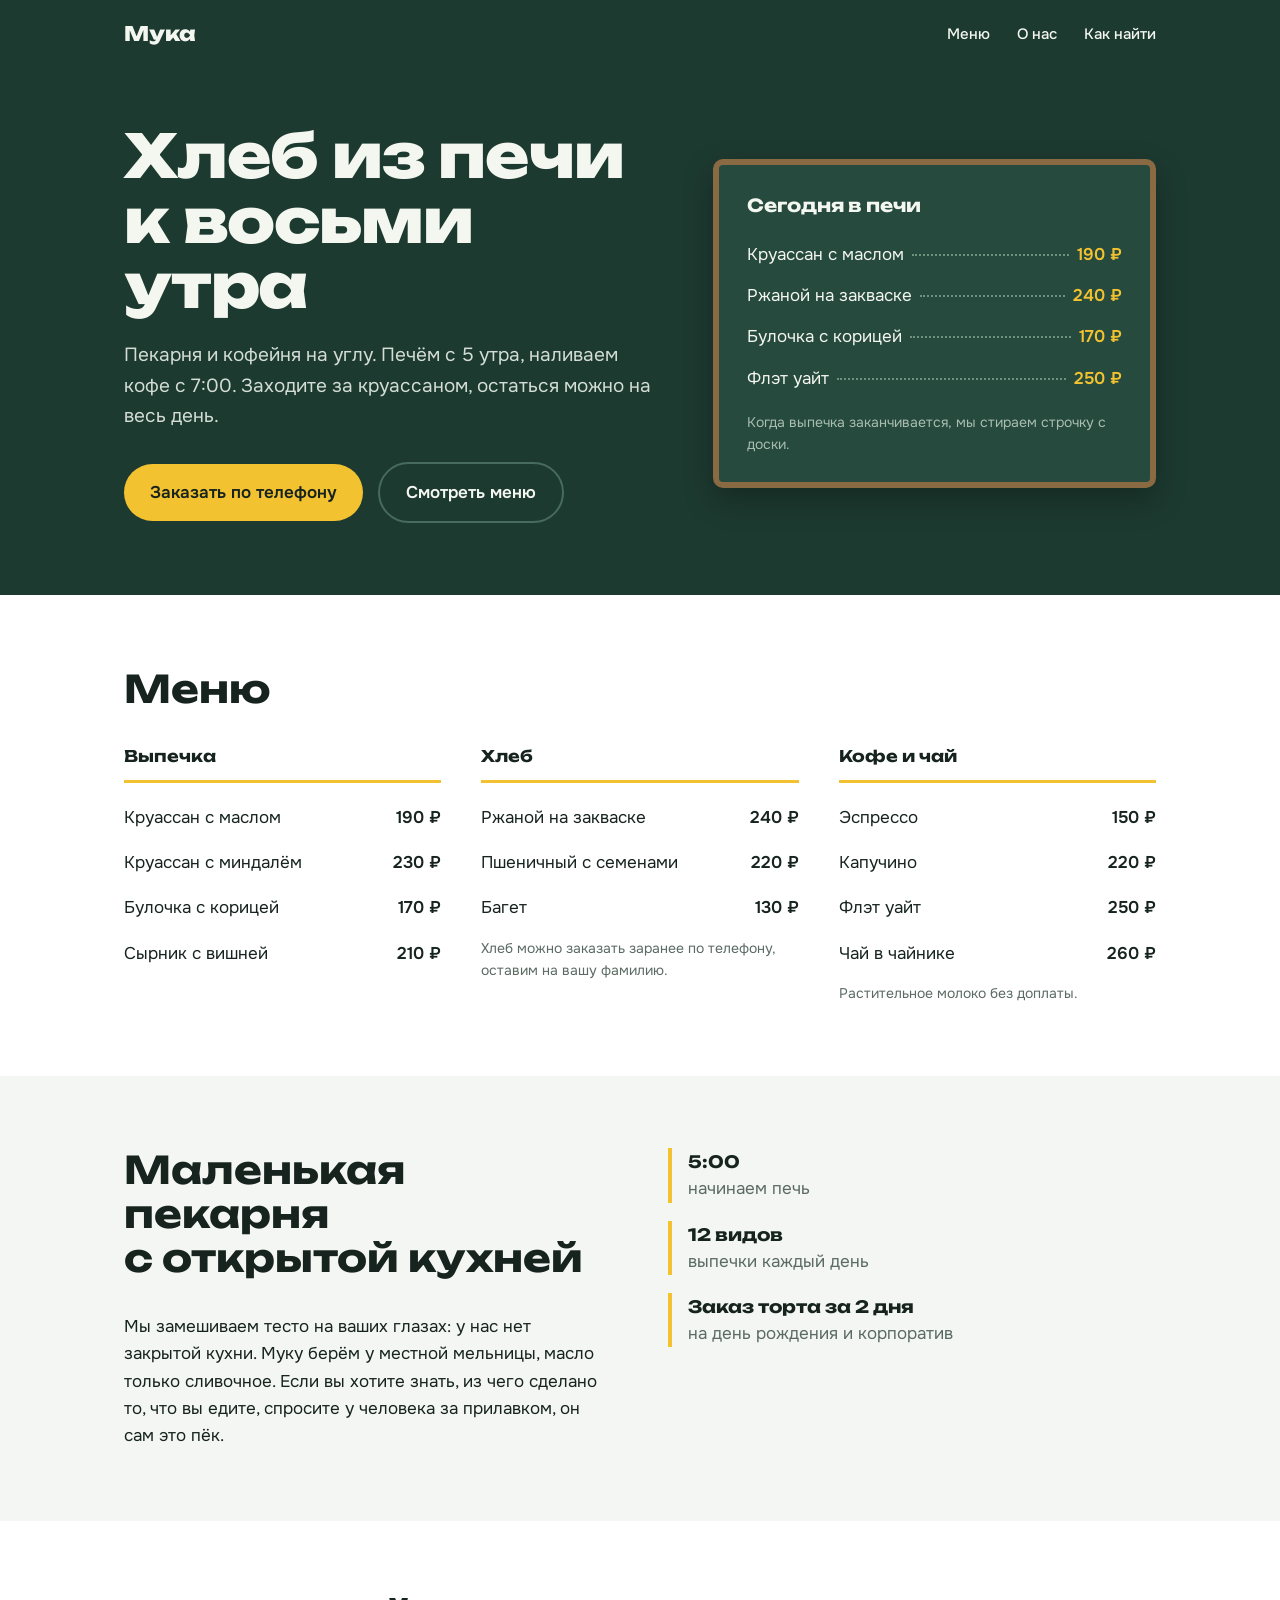
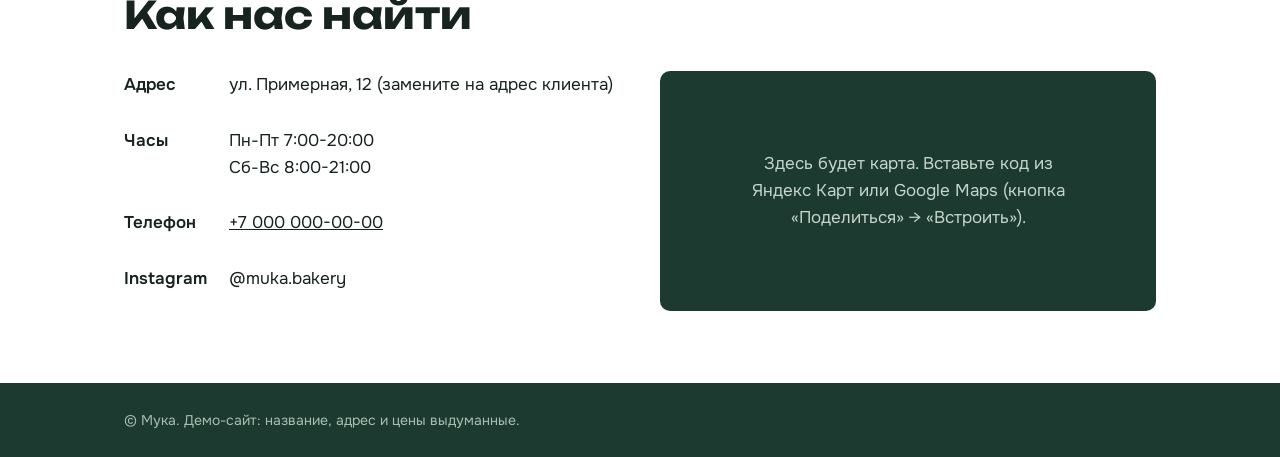
<file: 2-старые-одностраничные/1-cafe.html>
<!doctype html>
<html lang="ru">
  <head>
    <meta charset="utf-8" />
    <meta name="viewport" content="width=device-width, initial-scale=1" />
    <title>Мука — пекарня и кофейня</title>
    <meta
      name="description"
      content="Свежий хлеб, круассаны и кофе. Печём каждое утро с 7:00."
    />
    <link rel="preconnect" href="https://fonts.googleapis.com" />
    <link rel="preconnect" href="https://fonts.gstatic.com" crossorigin />
    <link
      href="https://fonts.googleapis.com/css2?family=Onest:wght@400;500;600&family=Unbounded:wght@600;800&display=swap"
      rel="stylesheet"
    />
    <style>
      /* ===== 1. ЦВЕТА И ШРИФТЫ — меняй здесь, поменяется на всём сайте ===== */
      :root {
        --board: #1d3a30; /* тёмно-зелёная «меловая доска» */
        --board-2: #264a3d;
        --chalk: #f4f6f0; /* цвет «мела» */
        --butter: #f2c230; /* акцент: сливочно-жёлтый */
        --paper: #ffffff;
        --ink: #16231e;
        --muted: #5b6b64;
        --head: "Unbounded", "Arial Black", sans-serif;
        --body: "Onest", "Segoe UI", Arial, sans-serif;
      }
      * {
        box-sizing: border-box;
        margin: 0;
        padding: 0;
      }
      html {
        scroll-behavior: smooth;
      }
      body {
        font-family: var(--body);
        color: var(--ink);
        background: var(--paper);
        line-height: 1.6;
        font-size: 17px;
      }
      a {
        color: inherit;
      }
      :focus-visible {
        outline: 3px solid var(--butter);
        outline-offset: 3px;
      }
      .wrap {
        max-width: 1080px;
        margin: 0 auto;
        padding: 0 24px;
      }

      /* ===== 2. ШАПКА ===== */
      header {
        background: var(--board);
        color: var(--chalk);
      }
      .top {
        display: flex;
        justify-content: space-between;
        align-items: center;
        padding: 18px 0;
      }
      .logo {
        font-family: var(--head);
        font-weight: 800;
        font-size: 20px;
        text-decoration: none;
      }
      nav a {
        margin-left: 22px;
        text-decoration: none;
        font-weight: 500;
        font-size: 15px;
      }
      nav a:hover {
        color: var(--butter);
      }

      /* ===== 3. ПЕРВЫЙ ЭКРАН ===== */
      .hero {
        display: grid;
        grid-template-columns: 1.1fr 0.9fr;
        gap: 48px;
        align-items: center;
        padding: 56px 0 72px;
      }
      h1 {
        font-family: var(--head);
        font-weight: 800;
        font-size: clamp(34px, 5.4vw, 60px);
        line-height: 1.08;
        letter-spacing: -0.02em;
      }
      .lead {
        margin: 22px 0 30px;
        font-size: 19px;
        max-width: 30em;
        color: #d3ddd6;
      }
      .btn {
        display: inline-block;
        background: var(--butter);
        color: var(--ink);
        font-weight: 600;
        padding: 15px 26px;
        border-radius: 999px;
        text-decoration: none;
      }
      .btn:hover {
        background: #ffd54d;
      }
      .btn.ghost {
        background: transparent;
        color: var(--chalk);
        border: 2px solid #476b5d;
        margin-left: 10px;
      }
      .btn.ghost:hover {
        border-color: var(--butter);
      }

      /* меню-доска справа */
      .chalkboard {
        background: var(--board-2);
        border: 6px solid #8a6a43;
        border-radius: 10px;
        padding: 26px 28px;
        color: var(--chalk);
        box-shadow: 0 12px 30px rgba(0, 0, 0, 0.28);
      }
      .chalkboard h2 {
        font-family: var(--head);
        font-size: 18px;
        margin-bottom: 14px;
      }
      .chalkboard ul {
        list-style: none;
      }
      .chalkboard li {
        display: flex;
        align-items: baseline;
        gap: 8px;
        padding: 7px 0;
      }
      .chalkboard li i {
        flex: 1;
        border-bottom: 2px dotted #6f927f;
        transform: translateY(-4px);
      }
      .chalkboard li b {
        color: var(--butter);
        font-weight: 600;
      }
      .chalkboard small {
        display: block;
        margin-top: 12px;
        color: #a9bdb1;
        font-size: 14px;
      }

      /* ===== 4. МЕНЮ ===== */
      section {
        padding: 72px 0;
      }
      h2.title {
        font-family: var(--head);
        font-size: clamp(26px, 3.6vw, 38px);
        line-height: 1.15;
        margin-bottom: 34px;
      }
      .menu {
        display: grid;
        grid-template-columns: repeat(3, 1fr);
        gap: 40px;
      }
      .menu h3 {
        font-family: var(--head);
        font-size: 16px;
        margin-bottom: 12px;
        padding-bottom: 10px;
        border-bottom: 3px solid var(--butter);
      }
      .menu li {
        list-style: none;
        display: flex;
        gap: 8px;
        align-items: baseline;
        padding: 9px 0;
      }
      .menu li span {
        flex: 1;
      }
      .menu li em {
        font-style: normal;
        font-weight: 600;
      }
      .menu p.note {
        color: var(--muted);
        font-size: 14px;
        margin-top: 6px;
      }

      /* ===== 5. О НАС ===== */
      .about {
        background: #f3f6f2;
      }
      .about .cols {
        display: grid;
        grid-template-columns: 1fr 1fr;
        gap: 56px;
        align-items: start;
      }
      .facts {
        display: grid;
        gap: 18px;
      }
      .facts div {
        border-left: 4px solid var(--butter);
        padding-left: 16px;
      }
      .facts b {
        display: block;
        font-family: var(--head);
        font-size: 17px;
      }
      .facts span {
        color: var(--muted);
      }

      /* ===== 6. КОНТАКТЫ ===== */
      .contact {
        display: grid;
        grid-template-columns: 1fr 1fr;
        gap: 40px;
      }
      .contact dl {
        display: grid;
        grid-template-columns: auto 1fr;
        gap: 10px 22px;
      }
      .contact dt {
        font-weight: 600;
      }
      .map {
        background: var(--board);
        color: var(--chalk);
        border-radius: 10px;
        min-height: 240px;
        display: grid;
        place-items: center;
        text-align: center;
        padding: 20px;
      }
      .map p {
        max-width: 20em;
        color: #c6d4cb;
      }

      footer {
        background: var(--board);
        color: #a9bdb1;
        padding: 26px 0;
        font-size: 14px;
      }

      /* ===== 7. ТЕЛЕФОН ===== */
      @media (max-width: 820px) {
        .hero,
        .about .cols,
        .contact {
          grid-template-columns: 1fr;
        }
        .menu {
          grid-template-columns: 1fr;
          gap: 28px;
        }
        nav {
          display: none;
        }
        .btn.ghost {
          margin: 12px 0 0;
        }
      }
    </style>
  </head>
  <body>
    <header>
      <div class="wrap">
        <div class="top">
          <a class="logo" href="#">Мука</a>
          <nav aria-label="Разделы">
            <a href="#menu">Меню</a>
            <a href="#about">О нас</a>
            <a href="#contact">Как найти</a>
          </nav>
        </div>

        <div class="hero">
          <div>
            <h1>Хлеб из печи к&nbsp;восьми утра</h1>
            <p class="lead">
              Пекарня и кофейня на углу. Печём с 5 утра, наливаем кофе с 7:00.
              Заходите за круассаном, остаться можно на весь день.
            </p>
            <a class="btn" href="tel:+70000000000">Заказать по телефону</a>
            <a class="btn ghost" href="#menu">Смотреть меню</a>
          </div>

          <aside class="chalkboard" aria-label="Сегодня в печи">
            <h2>Сегодня в печи</h2>
            <ul>
              <li>Круассан с маслом <i></i> <b>190 ₽</b></li>
              <li>Ржаной на закваске <i></i> <b>240 ₽</b></li>
              <li>Булочка с корицей <i></i> <b>170 ₽</b></li>
              <li>Флэт уайт <i></i> <b>250 ₽</b></li>
            </ul>
            <small
              >Когда выпечка заканчивается, мы стираем строчку с доски.</small
            >
          </aside>
        </div>
      </div>
    </header>

    <main>
      <section id="menu">
        <div class="wrap">
          <h2 class="title">Меню</h2>
          <div class="menu">
            <div>
              <h3>Выпечка</h3>
              <ul>
                <li><span>Круассан с маслом</span><em>190 ₽</em></li>
                <li><span>Круассан с миндалём</span><em>230 ₽</em></li>
                <li><span>Булочка с корицей</span><em>170 ₽</em></li>
                <li><span>Сырник с вишней</span><em>210 ₽</em></li>
              </ul>
            </div>
            <div>
              <h3>Хлеб</h3>
              <ul>
                <li><span>Ржаной на закваске</span><em>240 ₽</em></li>
                <li><span>Пшеничный с семенами</span><em>220 ₽</em></li>
                <li><span>Багет</span><em>130 ₽</em></li>
              </ul>
              <p class="note">
                Хлеб можно заказать заранее по телефону, оставим на вашу
                фамилию.
              </p>
            </div>
            <div>
              <h3>Кофе и чай</h3>
              <ul>
                <li><span>Эспрессо</span><em>150 ₽</em></li>
                <li><span>Капучино</span><em>220 ₽</em></li>
                <li><span>Флэт уайт</span><em>250 ₽</em></li>
                <li><span>Чай в чайнике</span><em>260 ₽</em></li>
              </ul>
              <p class="note">Растительное молоко без доплаты.</p>
            </div>
          </div>
        </div>
      </section>

      <section class="about" id="about">
        <div class="wrap cols">
          <div>
            <h2 class="title">Маленькая пекарня с&nbsp;открытой кухней</h2>
            <p>
              Мы замешиваем тесто на ваших глазах: у нас нет закрытой кухни.
              Муку берём у местной мельницы, масло только сливочное. Если вы
              хотите знать, из чего сделано то, что вы едите, спросите у
              человека за прилавком, он сам это пёк.
            </p>
          </div>
          <div class="facts">
            <div><b>5:00</b><span>начинаем печь</span></div>
            <div><b>12 видов</b><span>выпечки каждый день</span></div>
            <div>
              <b>Заказ торта за 2 дня</b
              ><span>на день рождения и корпоратив</span>
            </div>
          </div>
        </div>
      </section>

      <section id="contact">
        <div class="wrap">
          <h2 class="title">Как нас найти</h2>
          <div class="contact">
            <dl>
              <dt>Адрес</dt>
              <dd>ул. Примерная, 12 (замените на адрес клиента)</dd>
              <dt>Часы</dt>
              <dd>Пн-Пт 7:00-20:00<br />Сб-Вс 8:00-21:00</dd>
              <dt>Телефон</dt>
              <dd><a href="tel:+70000000000">+7 000 000-00-00</a></dd>
              <dt>Instagram</dt>
              <dd>@muka.bakery</dd>
            </dl>
            <div class="map">
              <p>
                Здесь будет карта. Вставьте код из Яндекс Карт или Google Maps
                (кнопка «Поделиться» → «Встроить»).
              </p>
            </div>
          </div>
        </div>
      </section>
    </main>

    <footer>
      <div class="wrap">
        © Мука. Демо-сайт: название, адрес и цены выдуманные.
      </div>
    </footer>
  </body>
</html>
</file>
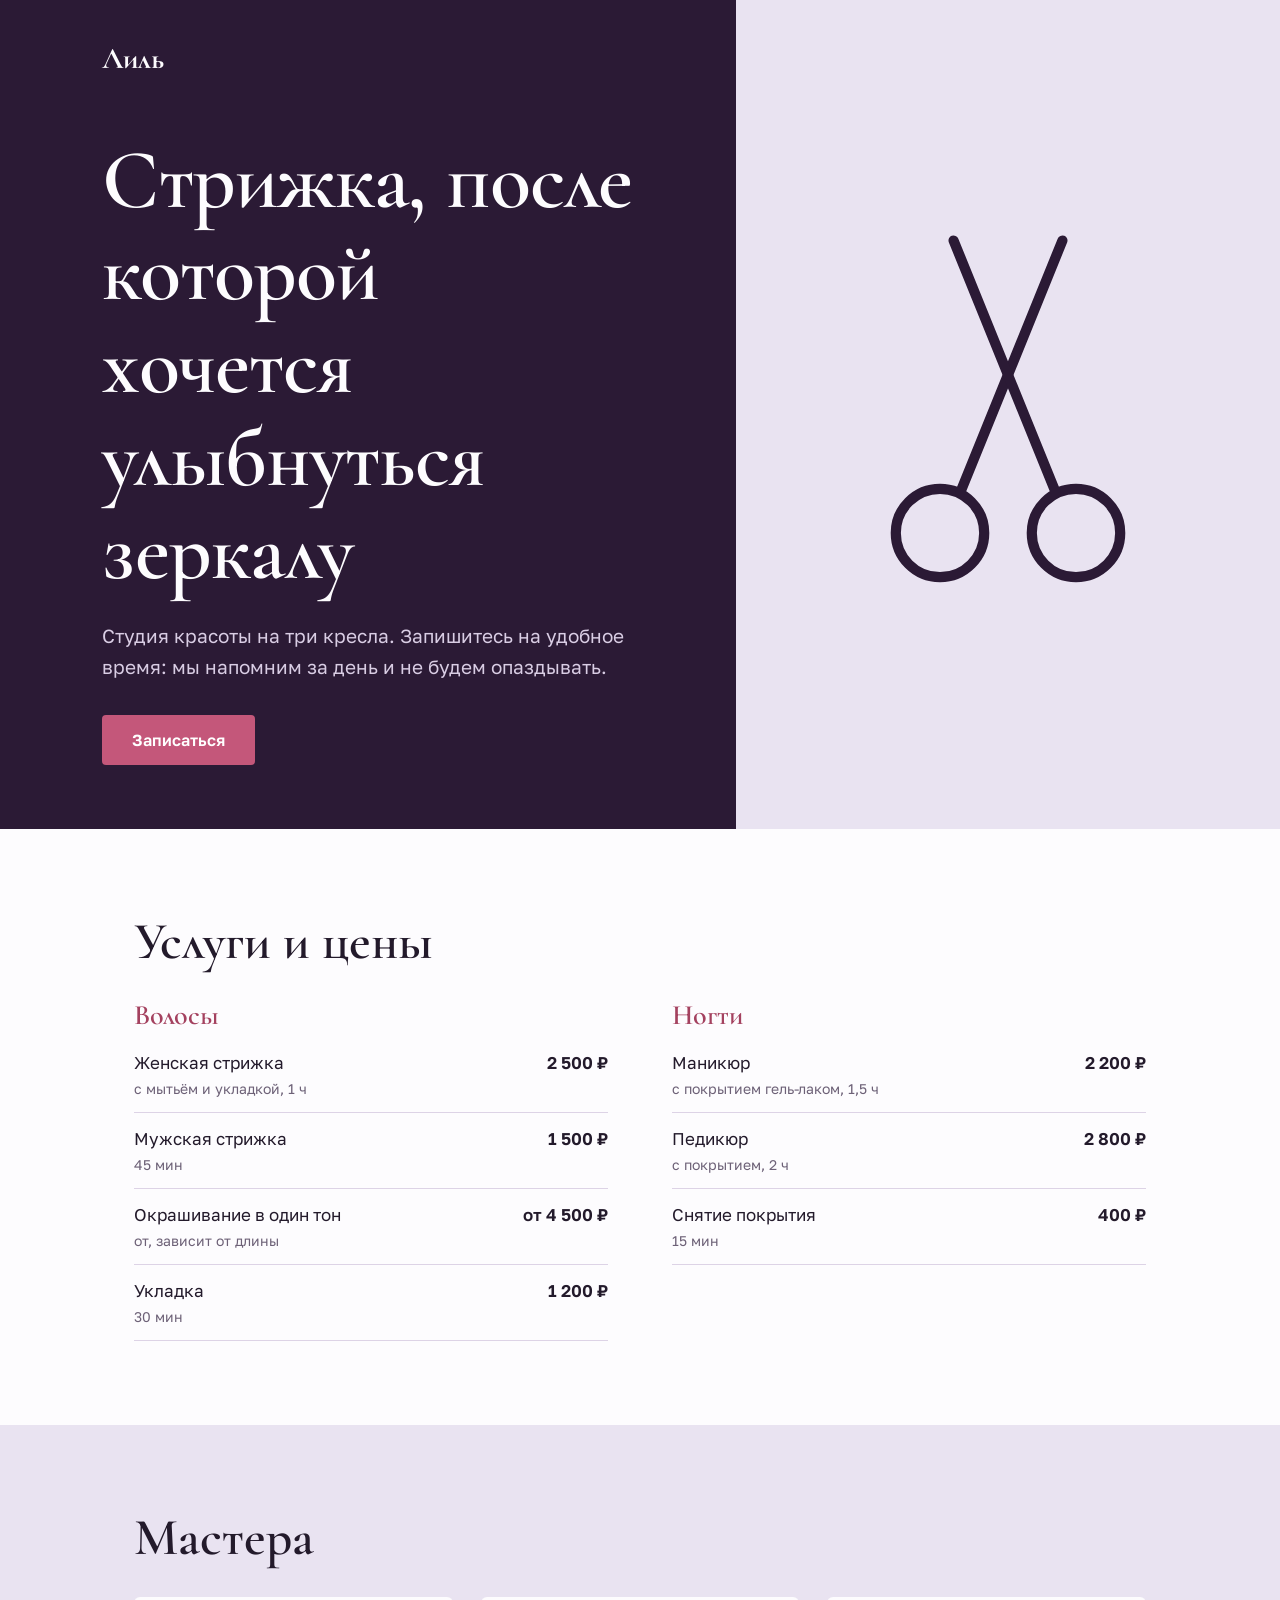
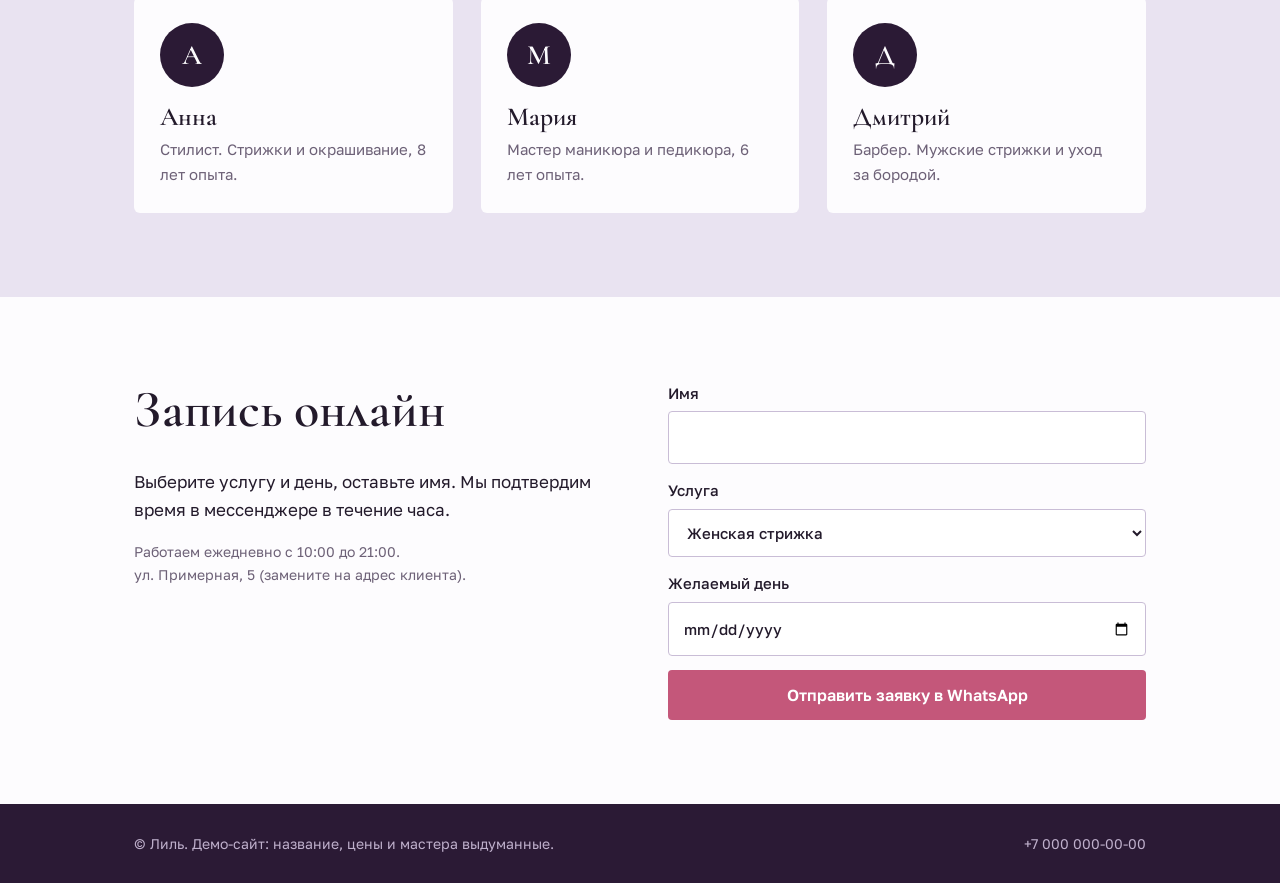
<file: 2-старые-одностраничные/2-salon.html>
<!DOCTYPE html>
<html lang="ru">
<head>
<meta charset="utf-8">
<meta name="viewport" content="width=device-width, initial-scale=1">
<title>Лиль — студия красоты</title>
<meta name="description" content="Стрижки, окрашивание, маникюр. Онлайн-запись за минуту.">
<link rel="preconnect" href="https://fonts.googleapis.com">
<link rel="preconnect" href="https://fonts.gstatic.com" crossorigin>
<link href="https://fonts.googleapis.com/css2?family=Cormorant+Garamond:wght@500;600;700&family=Golos+Text:wght@400;500;600&display=swap" rel="stylesheet">
<style>
/* ===== 1. ЦВЕТА И ШРИФТЫ ===== */
:root{
  --plum:#2b1a35;       /* глубокий баклажан */
  --lilac:#e9e3f1;      /* светлая сирень, фон блоков */
  --rose:#c4577a;       /* акцент: кнопки */
  --rose-dark:#a4415f;
  --white:#fdfcfe;
  --ink:#231a2b;
  --muted:#6d6177;
  --head:"Cormorant Garamond",Georgia,serif;
  --body:"Golos Text","Segoe UI",Arial,sans-serif;
}
*{box-sizing:border-box;margin:0;padding:0}
html{scroll-behavior:smooth}
body{font-family:var(--body);color:var(--ink);background:var(--white);line-height:1.65;font-size:17px}
a{color:inherit}
:focus-visible{outline:3px solid var(--rose);outline-offset:3px}
.wrap{max-width:1060px;margin:0 auto;padding:0 24px}
h1,h2,h3{font-family:var(--head);font-weight:600;line-height:1.1}

/* ===== 2. ПЕРВЫЙ ЭКРАН: тёмный слева, светлый справа ===== */
.hero{display:grid;grid-template-columns:1.15fr .85fr;min-height:92vh}
.hero-left{background:var(--plum);color:var(--white);padding:34px 8vw 64px;display:flex;flex-direction:column;justify-content:space-between}
.brand{font-family:var(--head);font-size:30px;font-weight:700;text-decoration:none}
.hero h1{font-size:clamp(44px,6.6vw,86px);margin:50px 0 22px;letter-spacing:-.01em}
.hero p{max-width:28em;font-size:19px;color:#d9cde4;margin-bottom:32px}
.btn{display:inline-block;background:var(--rose);color:#fff;border:0;padding:15px 30px;border-radius:4px;font:600 16px var(--body);text-decoration:none;cursor:pointer}
.btn:hover{background:var(--rose-dark)}
.hero-right{background:var(--lilac);display:grid;place-items:center;padding:40px}
/* рисуем «ножницы» из SVG, фото не нужны */
.hero-right svg{width:min(100%,340px);height:auto}

/* ===== 3. УСЛУГИ И ЦЕНЫ ===== */
section{padding:84px 0}
.title{font-size:clamp(34px,4.6vw,52px);margin-bottom:30px}
.prices{display:grid;grid-template-columns:1fr 1fr;gap:20px 64px}
.group h3{font-size:28px;margin-bottom:6px;color:var(--rose-dark)}
.row{display:flex;justify-content:space-between;gap:16px;padding:12px 0;border-bottom:1px solid #ddd3e6}
.row span small{display:block;color:var(--muted);font-size:14px}
.row b{white-space:nowrap;font-weight:600}

/* ===== 4. МАСТЕРА ===== */
.masters{background:var(--lilac)}
.people{display:grid;grid-template-columns:repeat(3,1fr);gap:28px}
.person{background:var(--white);padding:26px;border-radius:6px}
.avatar{width:64px;height:64px;border-radius:50%;background:var(--plum);color:var(--white);display:grid;place-items:center;font:600 28px var(--head);margin-bottom:16px}
.person h3{font-size:26px}
.person p{color:var(--muted);font-size:15px;margin-top:6px}

/* ===== 5. ЗАПИСЬ ===== */
.book{display:grid;grid-template-columns:1fr 1fr;gap:56px;align-items:start}
form{display:grid;gap:14px}
label{font-weight:500;font-size:15px;display:grid;gap:6px}
input,select{font:inherit;padding:13px 14px;border:1.5px solid #c9bdd6;border-radius:4px;background:#fff;color:var(--ink)}
input:focus,select:focus{border-color:var(--rose);outline:none}
.hint{font-size:14px;color:var(--muted)}
.ok{display:none;background:#e9f6ee;border-left:4px solid #3e9b66;padding:12px 14px;font-size:15px}

footer{background:var(--plum);color:#bfb0cc;padding:28px 0;font-size:14px}
footer .wrap{display:flex;justify-content:space-between;flex-wrap:wrap;gap:10px}

/* ===== 6. ТЕЛЕФОН ===== */
@media (max-width:860px){
  .hero{grid-template-columns:1fr}
  .hero-right{min-height:300px}
  .prices,.book,.people{grid-template-columns:1fr}
}
</style>
</head>
<body>

<header class="hero">
  <div class="hero-left">
    <a class="brand" href="#">Лиль</a>
    <div>
      <h1>Стрижка, после которой хочется улыбнуться зеркалу</h1>
      <p>Студия красоты на три кресла. Запишитесь на удобное время: мы напомним за день и не будем опаздывать.</p>
      <a class="btn" href="#book">Записаться</a>
    </div>
  </div>
  <div class="hero-right" aria-hidden="true">
    <svg viewBox="0 0 200 240" fill="none" stroke="#2b1a35" stroke-width="6" stroke-linecap="round">
      <circle cx="60" cy="190" r="26"/>
      <circle cx="140" cy="190" r="26"/>
      <path d="M72 166 L132 18"/>
      <path d="M128 166 L68 18"/>
    </svg>
  </div>
</header>

<main>
  <section id="prices">
    <div class="wrap">
      <h2 class="title">Услуги и цены</h2>
      <div class="prices">
        <div class="group">
          <h3>Волосы</h3>
          <div class="row"><span>Женская стрижка<small>с мытьём и укладкой, 1 ч</small></span><b>2 500 ₽</b></div>
          <div class="row"><span>Мужская стрижка<small>45 мин</small></span><b>1 500 ₽</b></div>
          <div class="row"><span>Окрашивание в один тон<small>от, зависит от длины</small></span><b>от 4 500 ₽</b></div>
          <div class="row"><span>Укладка<small>30 мин</small></span><b>1 200 ₽</b></div>
        </div>
        <div class="group">
          <h3>Ногти</h3>
          <div class="row"><span>Маникюр<small>с покрытием гель-лаком, 1,5 ч</small></span><b>2 200 ₽</b></div>
          <div class="row"><span>Педикюр<small>с покрытием, 2 ч</small></span><b>2 800 ₽</b></div>
          <div class="row"><span>Снятие покрытия<small>15 мин</small></span><b>400 ₽</b></div>
        </div>
      </div>
    </div>
  </section>

  <section class="masters" id="masters">
    <div class="wrap">
      <h2 class="title">Мастера</h2>
      <div class="people">
        <div class="person"><div class="avatar">А</div><h3>Анна</h3><p>Стилист. Стрижки и окрашивание, 8 лет опыта.</p></div>
        <div class="person"><div class="avatar">М</div><h3>Мария</h3><p>Мастер маникюра и педикюра, 6 лет опыта.</p></div>
        <div class="person"><div class="avatar">Д</div><h3>Дмитрий</h3><p>Барбер. Мужские стрижки и уход за бородой.</p></div>
      </div>
    </div>
  </section>

  <section id="book">
    <div class="wrap book">
      <div>
        <h2 class="title">Запись онлайн</h2>
        <p>Выберите услугу и день, оставьте имя. Мы подтвердим время в мессенджере в течение часа.</p>
        <p class="hint" style="margin-top:16px">Работаем ежедневно с 10:00 до 21:00.<br>ул. Примерная, 5 (замените на адрес клиента).</p>
      </div>

      <!-- ФОРМА: по кнопке открывается WhatsApp с готовым текстом. Номер замени в JS ниже -->
      <form id="f">
        <label>Имя
          <input name="name" required autocomplete="given-name">
        </label>
        <label>Услуга
          <select name="service">
            <option>Женская стрижка</option>
            <option>Мужская стрижка</option>
            <option>Окрашивание</option>
            <option>Маникюр</option>
            <option>Педикюр</option>
          </select>
        </label>
        <label>Желаемый день
          <input name="day" type="date" required>
        </label>
        <button class="btn" type="submit">Отправить заявку в WhatsApp</button>
        <p class="ok" id="ok" role="status">Открываем WhatsApp. Если ничего не открылось, проверьте, что он установлен.</p>
      </form>
    </div>
  </section>
</main>

<footer>
  <div class="wrap"><span>© Лиль. Демо-сайт: название, цены и мастера выдуманные.</span><span>+7 000 000-00-00</span></div>
</footer>

<script>
  // Номер клиента: только цифры, с кодом страны, без плюса
  var PHONE = "70000000000";
  var form = document.getElementById("f");
  form.addEventListener("submit", function (e) {
    e.preventDefault();
    var d = new FormData(form);
    var text = "Здравствуйте! Меня зовут " + d.get("name") +
               ". Хочу записаться: " + d.get("service") +
               ", " + d.get("day") + ".";
    document.getElementById("ok").style.display = "block";
    window.open("https://wa.me/" + PHONE + "?text=" + encodeURIComponent(text), "_blank");
  });
</script>
</body>
</html>
</file>
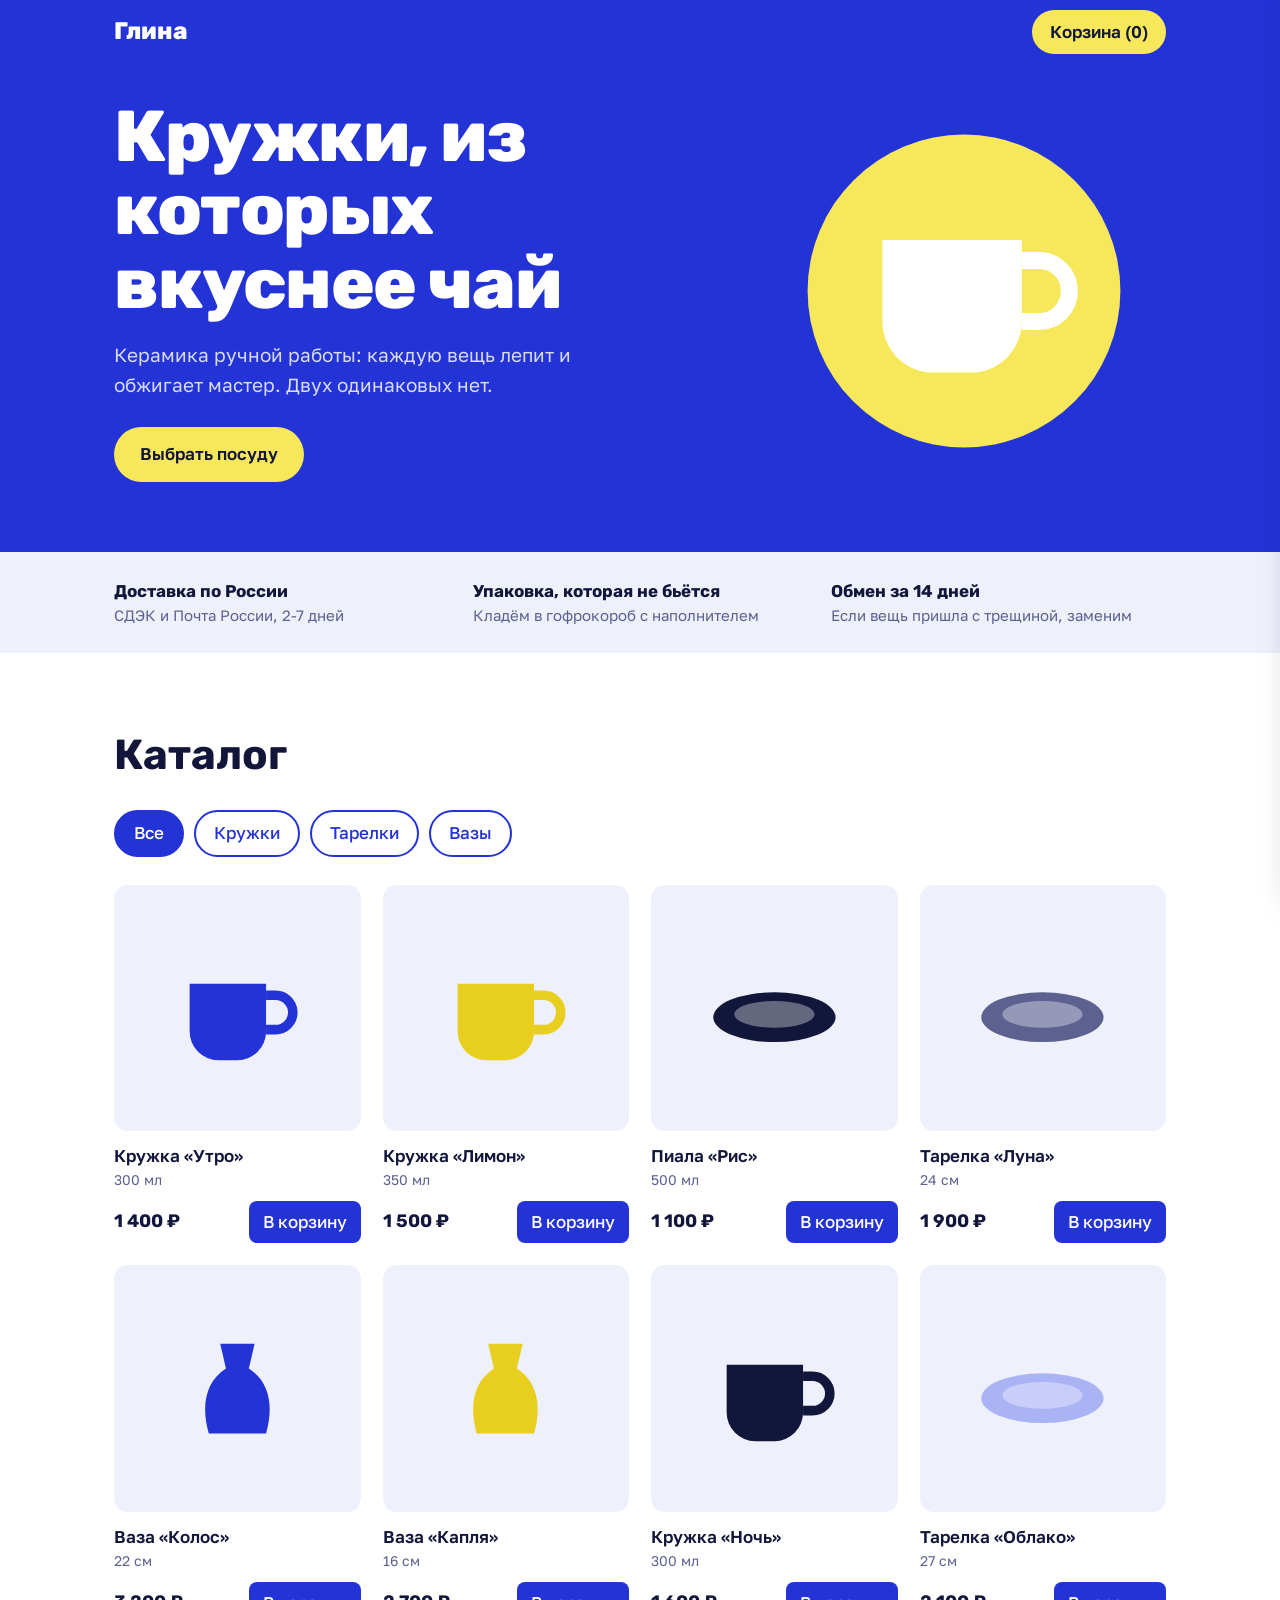
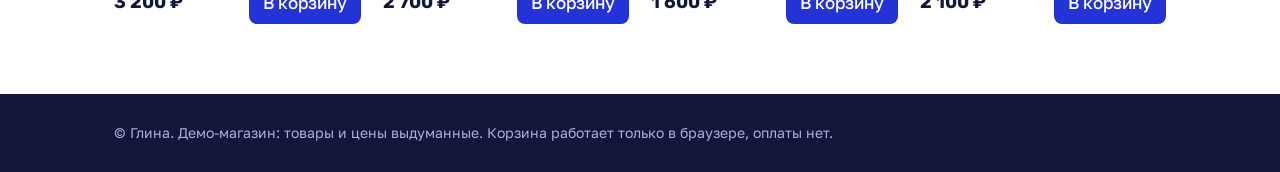
<file: 2-старые-одностраничные/3-shop.html>
<!DOCTYPE html>
<html lang="ru">
<head>
<meta charset="utf-8">
<meta name="viewport" content="width=device-width, initial-scale=1">
<title>Глина — керамика ручной работы</title>
<meta name="description" content="Кружки, тарелки и вазы ручной работы. Доставка по всей стране.">
<link rel="preconnect" href="https://fonts.googleapis.com">
<link rel="preconnect" href="https://fonts.gstatic.com" crossorigin>
<link href="https://fonts.googleapis.com/css2?family=Golos+Text:wght@400;500;600&family=Rubik:wght@600;800&display=swap" rel="stylesheet">
<style>
/* ===== 1. ЦВЕТА И ШРИФТЫ ===== */
:root{
  --cobalt:#2433d6;     /* главный: кобальт */
  --lemon:#f6e85a;      /* акцент: лимонный */
  --bg:#ffffff;
  --soft:#eef0fb;
  --ink:#12163a;
  --muted:#5c6190;
  --head:"Rubik","Arial Black",sans-serif;
  --body:"Golos Text","Segoe UI",Arial,sans-serif;
}
*{box-sizing:border-box;margin:0;padding:0}
body{font-family:var(--body);color:var(--ink);background:var(--bg);line-height:1.55;font-size:17px}
a{color:inherit}
button{font:inherit;cursor:pointer}
:focus-visible{outline:3px solid var(--lemon);outline-offset:2px}
.wrap{max-width:1100px;margin:0 auto;padding:0 24px}

/* ===== 2. ШАПКА И КОРЗИНА-КНОПКА ===== */
.bar{background:var(--cobalt);color:#fff;position:sticky;top:0;z-index:5}
.bar .wrap{display:flex;justify-content:space-between;align-items:center;height:64px}
.logo{font-family:var(--head);font-weight:800;font-size:24px;text-decoration:none}
.cart-btn{background:var(--lemon);color:var(--ink);border:0;border-radius:999px;padding:9px 18px;font-weight:600}
.cart-btn:hover{background:#fff17f}

/* ===== 3. ПЕРВЫЙ ЭКРАН ===== */
.hero{background:var(--cobalt);color:#fff;padding:36px 0 70px}
.hero .wrap{display:grid;grid-template-columns:1.2fr .8fr;gap:40px;align-items:center}
h1{font-family:var(--head);font-weight:800;font-size:clamp(38px,6vw,72px);line-height:1.02;letter-spacing:-.02em}
.hero p{margin:20px 0 28px;font-size:19px;color:#d8dcff;max-width:27em}
.btn{display:inline-block;background:var(--lemon);color:var(--ink);padding:14px 26px;border-radius:999px;font-weight:600;text-decoration:none;border:0}
.btn:hover{background:#fff17f}
.hero-art svg{width:100%;max-width:340px;display:block;margin:0 auto}

/* ===== 4. ПЛЮСЫ ===== */
.perks{background:var(--soft)}
.perks .wrap{display:grid;grid-template-columns:repeat(3,1fr);gap:24px;padding-top:26px;padding-bottom:26px}
.perks b{font-family:var(--head)}
.perks span{display:block;color:var(--muted);font-size:15px}

/* ===== 5. КАТАЛОГ ===== */
section{padding:70px 0}
h2{font-family:var(--head);font-size:clamp(28px,4vw,42px);margin-bottom:22px}
.filters{display:flex;gap:10px;flex-wrap:wrap;margin-bottom:28px}
.chip{border:2px solid var(--cobalt);background:#fff;color:var(--cobalt);border-radius:999px;padding:8px 18px;font-weight:500}
.chip[aria-pressed="true"]{background:var(--cobalt);color:#fff}
.grid{display:grid;grid-template-columns:repeat(4,1fr);gap:22px}
.card{display:flex;flex-direction:column}
.pic{background:var(--soft);border-radius:14px;aspect-ratio:1;display:grid;place-items:center}
.pic svg{width:62%}
.card h3{font-size:17px;margin-top:12px;font-weight:600}
.card .meta{color:var(--muted);font-size:14px}
.card .buy{display:flex;justify-content:space-between;align-items:center;margin-top:10px}
.card .buy b{font-family:var(--head);font-size:18px}
.add{background:var(--cobalt);color:#fff;border:0;border-radius:8px;padding:8px 14px;font-weight:500}
.add:hover{background:#1a27ab}

/* ===== 6. ВЫДВИЖНАЯ КОРЗИНА ===== */
.drawer{position:fixed;top:0;right:0;height:100%;width:min(400px,100%);background:#fff;box-shadow:-8px 0 30px rgba(18,22,58,.25);transform:translateX(105%);transition:transform .25s;z-index:10;display:flex;flex-direction:column}
.drawer.open{transform:none}
.drawer header{display:flex;justify-content:space-between;align-items:center;padding:18px 20px;border-bottom:1px solid #e1e4f5}
.drawer h2{margin:0;font-size:24px}
.close{background:none;border:0;font-size:28px;line-height:1}
.items{flex:1;overflow:auto;padding:10px 20px}
.line{display:grid;grid-template-columns:1fr auto;gap:4px 12px;padding:12px 0;border-bottom:1px solid #eceefa}
.line small{color:var(--muted)}
.line button{background:none;border:0;color:var(--cobalt);text-align:right;font-size:14px;text-decoration:underline}
.empty{color:var(--muted);padding:20px 0}
.total{padding:18px 20px;border-top:1px solid #e1e4f5}
.total .sum{display:flex;justify-content:space-between;font-family:var(--head);font-size:20px;margin-bottom:12px}
.total .btn{width:100%;text-align:center;background:var(--cobalt);color:#fff}
.total .btn:hover{background:#1a27ab}
.shade{position:fixed;inset:0;background:rgba(18,22,58,.45);display:none;z-index:9}
.shade.open{display:block}

footer{background:var(--ink);color:#aab0e0;padding:28px 0;font-size:14px}

/* ===== 7. ТЕЛЕФОН ===== */
@media (max-width:900px){.grid{grid-template-columns:repeat(2,1fr)}}
@media (max-width:760px){
  .hero .wrap,.perks .wrap{grid-template-columns:1fr}
  .hero-art{display:none}
}
@media (prefers-reduced-motion:reduce){.drawer{transition:none}}
</style>
</head>
<body>

<div class="bar">
  <div class="wrap">
    <a class="logo" href="#">Глина</a>
    <button class="cart-btn" id="openCart" type="button">Корзина (<span id="count">0</span>)</button>
  </div>
</div>

<header class="hero">
  <div class="wrap">
    <div>
      <h1>Кружки, из которых вкуснее чай</h1>
      <p>Керамика ручной работы: каждую вещь лепит и обжигает мастер. Двух одинаковых нет.</p>
      <a class="btn" href="#catalog">Выбрать посуду</a>
    </div>
    <div class="hero-art" aria-hidden="true">
      <svg viewBox="0 0 200 200"><circle cx="100" cy="100" r="92" fill="#f6e85a"/><path d="M52 70h82v48a30 30 0 0 1-30 30H82a30 30 0 0 1-30-30z" fill="#fff"/><path d="M134 82h10a18 18 0 0 1 0 36h-10" fill="none" stroke="#fff" stroke-width="10"/></svg>
    </div>
  </div>
</header>

<div class="perks">
  <div class="wrap">
    <div><b>Доставка по России</b><span>СДЭК и Почта России, 2-7 дней</span></div>
    <div><b>Упаковка, которая не бьётся</b><span>Кладём в гофрокороб с наполнителем</span></div>
    <div><b>Обмен за 14 дней</b><span>Если вещь пришла с трещиной, заменим</span></div>
  </div>
</div>

<main>
  <section id="catalog">
    <div class="wrap">
      <h2>Каталог</h2>
      <div class="filters" id="filters" role="group" aria-label="Категории"></div>
      <div class="grid" id="grid"></div>
    </div>
  </section>
</main>

<footer>
  <div class="wrap">© Глина. Демо-магазин: товары и цены выдуманные. Корзина работает только в браузере, оплаты нет.</div>
</footer>

<div class="shade" id="shade"></div>
<aside class="drawer" id="drawer" aria-label="Корзина">
  <header><h2>Корзина</h2><button class="close" id="closeCart" type="button" aria-label="Закрыть">×</button></header>
  <div class="items" id="items"></div>
  <div class="total">
    <div class="sum"><span>Итого</span><span id="sum">0 ₽</span></div>
    <a class="btn" id="order" href="#">Оформить заказ в Telegram</a>
  </div>
</aside>

<script>
/* ===== ТОВАРЫ — меняй список, и каталог обновится сам ===== */
var PRODUCTS = [
  { id: 1, name: "Кружка «Утро»",       cat: "Кружки",  price: 1400, color: "#2433d6", size: "300 мл" },
  { id: 2, name: "Кружка «Лимон»",      cat: "Кружки",  price: 1500, color: "#e8cf1f", size: "350 мл" },
  { id: 3, name: "Пиала «Рис»",         cat: "Тарелки", price: 1100, color: "#12163a", size: "500 мл" },
  { id: 4, name: "Тарелка «Луна»",      cat: "Тарелки", price: 1900, color: "#5c6190", size: "24 см" },
  { id: 5, name: "Ваза «Колос»",        cat: "Вазы",    price: 3200, color: "#2433d6", size: "22 см" },
  { id: 6, name: "Ваза «Капля»",        cat: "Вазы",    price: 2700, color: "#e8cf1f", size: "16 см" },
  { id: 7, name: "Кружка «Ночь»",       cat: "Кружки",  price: 1600, color: "#12163a", size: "300 мл" },
  { id: 8, name: "Тарелка «Облако»",    cat: "Тарелки", price: 2100, color: "#aab4f5", size: "27 см" }
];
var TELEGRAM = "your_shop";   // ник клиента в Telegram без @

var cart = {};        // { id товара: количество }
var category = "Все";

function rub(n){ return n.toLocaleString("ru-RU") + " ₽"; }

// картинка товара рисуется кодом, фото не нужны
function picture(p){
  var body;
  if (p.cat === "Кружки")
    body = '<path d="M30 50h80v50a30 30 0 0 1-30 30H60a30 30 0 0 1-30-30z" fill="'+p.color+'"/><path d="M110 62h10a18 18 0 0 1 0 36h-10" fill="none" stroke="'+p.color+'" stroke-width="10"/>';
  else if (p.cat === "Тарелки")
    body = '<ellipse cx="80" cy="85" rx="64" ry="26" fill="'+p.color+'"/><ellipse cx="80" cy="82" rx="42" ry="14" fill="#fff" opacity=".35"/>';
  else
    body = '<path d="M62 28h36l-6 26c22 14 26 40 18 68H50c-8-28-4-54 18-68z" fill="'+p.color+'"/>';
  return '<svg viewBox="0 0 160 150" aria-hidden="true">' + body + '</svg>';
}

function renderFilters(){
  var cats = ["Все", "Кружки", "Тарелки", "Вазы"];
  document.getElementById("filters").innerHTML = cats.map(function(c){
    return '<button class="chip" type="button" data-cat="'+c+'" aria-pressed="'+(c===category)+'">'+c+'</button>';
  }).join("");
}

function renderGrid(){
  var list = PRODUCTS.filter(function(p){ return category === "Все" || p.cat === category; });
  document.getElementById("grid").innerHTML = list.map(function(p){
    return '<article class="card"><div class="pic">'+picture(p)+'</div>' +
      '<h3>'+p.name+'</h3><span class="meta">'+p.size+'</span>' +
      '<div class="buy"><b>'+rub(p.price)+'</b><button class="add" type="button" data-add="'+p.id+'">В корзину</button></div></article>';
  }).join("");
}

function renderCart(){
  var ids = Object.keys(cart), total = 0, count = 0, text = "Здравствуйте! Хочу заказать:%0A";
  var html = ids.map(function(id){
    var p = PRODUCTS.filter(function(x){ return x.id == id; })[0];
    var q = cart[id];
    total += p.price * q; count += q;
    text += encodeURIComponent(p.name + " × " + q) + "%0A";
    return '<div class="line"><b>'+p.name+'</b><span>'+rub(p.price*q)+'</span>' +
           '<small>'+q+' шт.</small><button type="button" data-del="'+id+'">убрать</button></div>';
  }).join("");
  document.getElementById("items").innerHTML = html || '<p class="empty">Пока пусто. Добавьте что-нибудь из каталога.</p>';
  document.getElementById("count").textContent = count;
  document.getElementById("sum").textContent = rub(total);
  document.getElementById("order").href = "https://t.me/" + TELEGRAM + "?text=" + text;
}

function toggleCart(open){
  document.getElementById("drawer").classList.toggle("open", open);
  document.getElementById("shade").classList.toggle("open", open);
}

document.addEventListener("click", function(e){
  var t = e.target;
  if (t.dataset.cat){ category = t.dataset.cat; renderFilters(); renderGrid(); }
  if (t.dataset.add){ cart[t.dataset.add] = (cart[t.dataset.add] || 0) + 1; renderCart(); }
  if (t.dataset.del){ delete cart[t.dataset.del]; renderCart(); }
});
document.getElementById("openCart").onclick = function(){ toggleCart(true); };
document.getElementById("closeCart").onclick = function(){ toggleCart(false); };
document.getElementById("shade").onclick = function(){ toggleCart(false); };
document.addEventListener("keydown", function(e){ if (e.key === "Escape") toggleCart(false); });

renderFilters(); renderGrid(); renderCart();
</script>
</body>
</html>
</file>
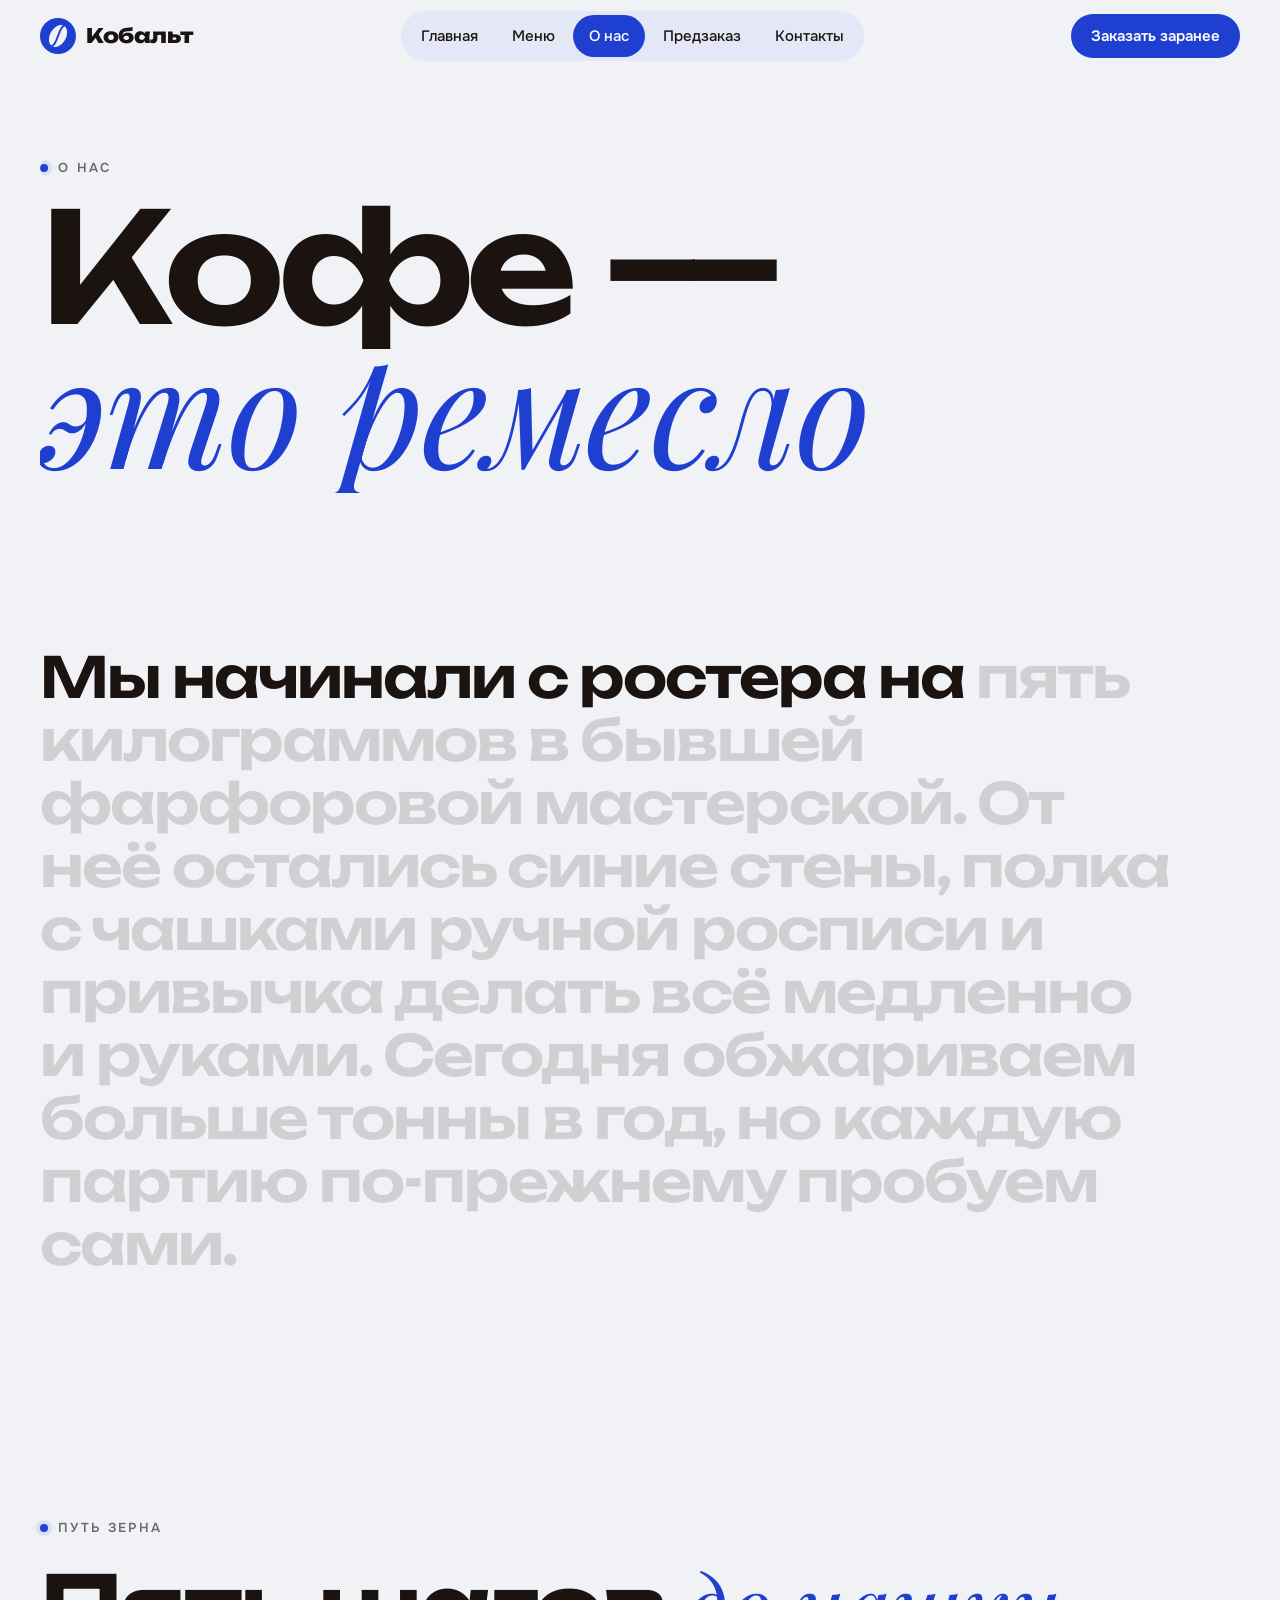
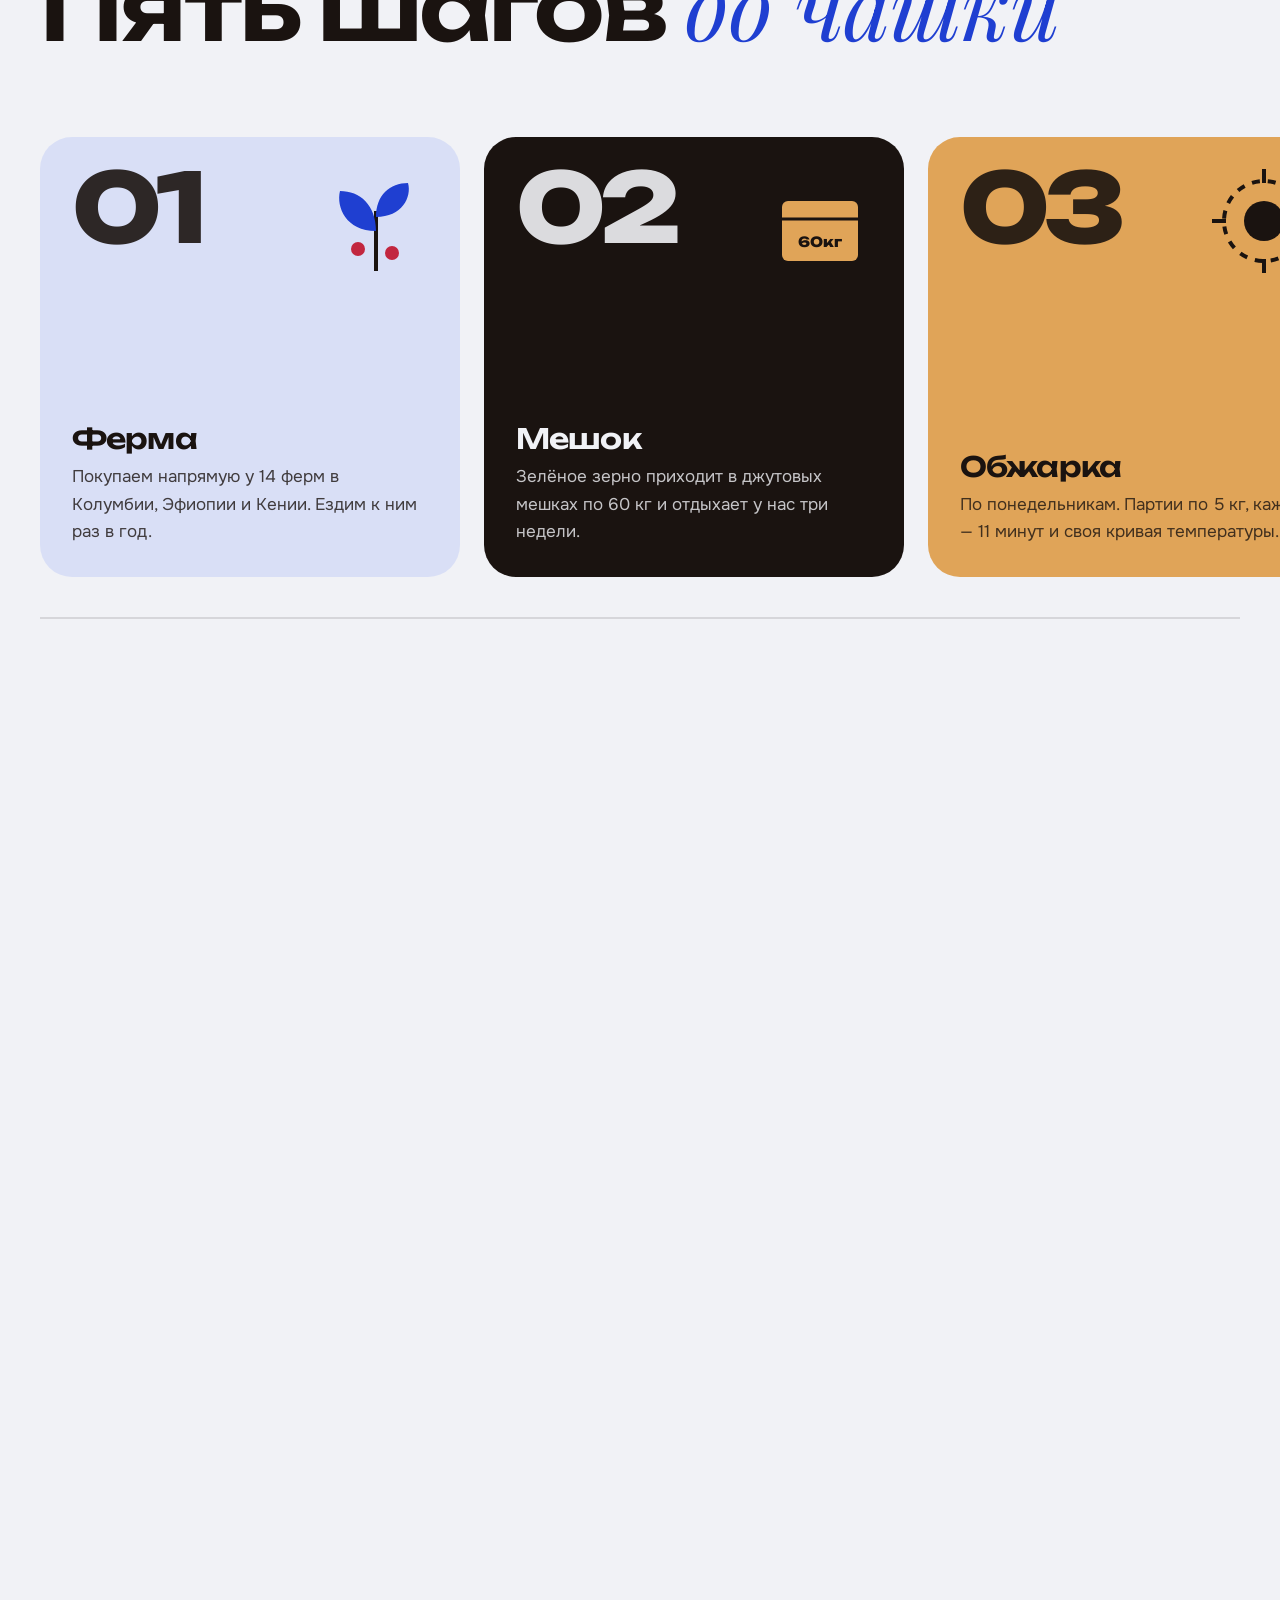
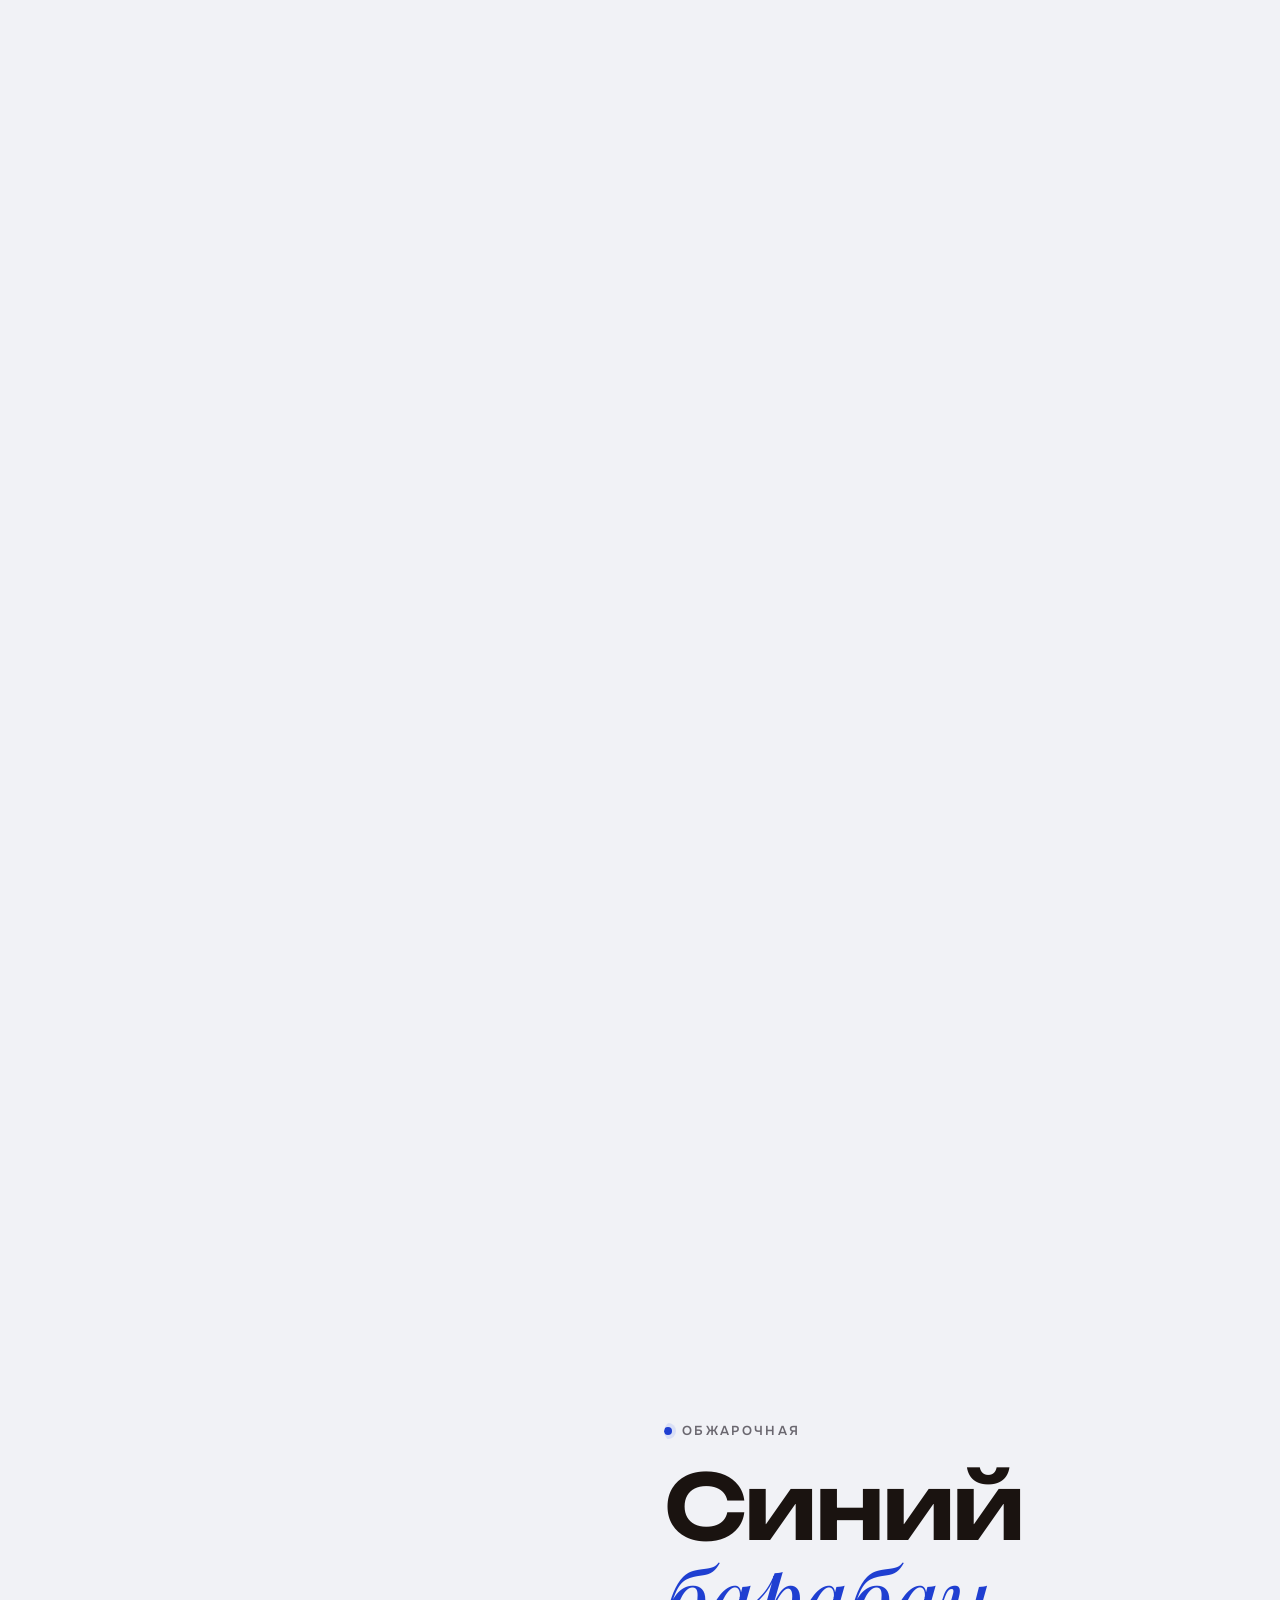
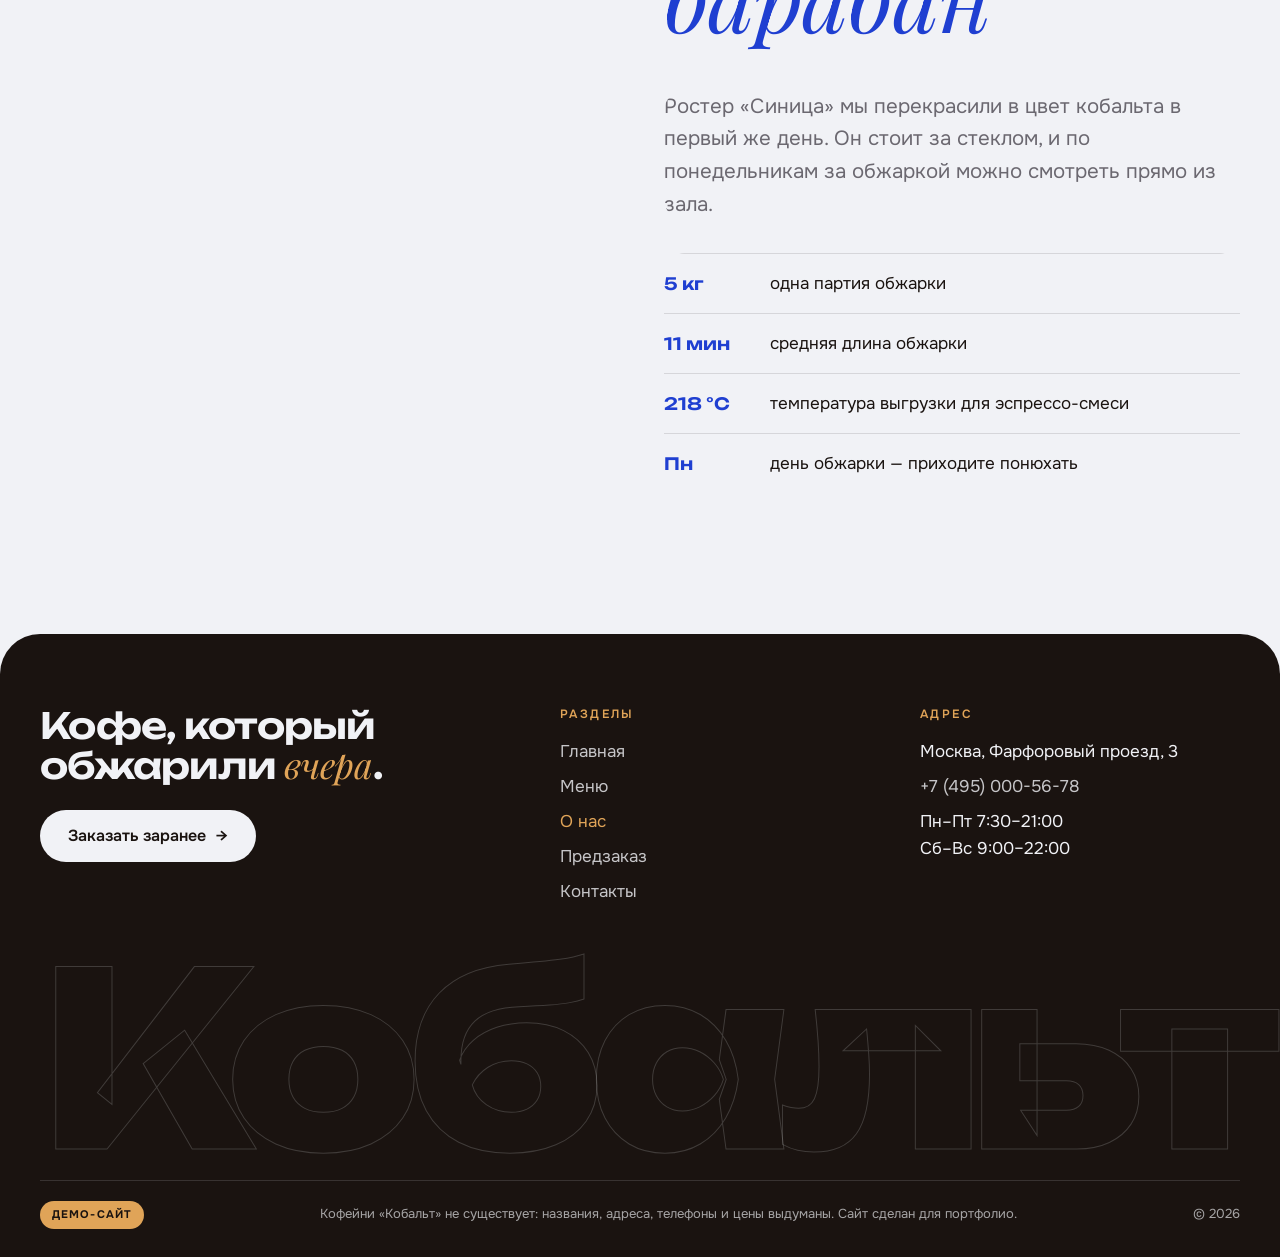
<file: 1-новые-многостраничные/kofeinya-kobalt/about.html>
<!DOCTYPE html>
<html lang="ru">
<head>
  <meta charset="UTF-8">
  <meta name="viewport" content="width=device-width, initial-scale=1">
  <title>О нас — Кобальт · обжарочная и эспрессо-бар</title>
  <meta name="description" content="История обжарочной «Кобальт» и путь зерна от фермы до чашки. Демо-сайт для портфолио.">
  <meta name="theme-color" content="#1f3fd1">

  <link rel="preconnect" href="https://fonts.googleapis.com">
  <link rel="preconnect" href="https://fonts.gstatic.com" crossorigin>
  <link href="https://fonts.googleapis.com/css2?family=Onest:wght@400;500;600;700&family=Playfair+Display:ital,wght@1,400;1,500&family=Unbounded:wght@600;800&display=swap" rel="stylesheet">

  <link rel="stylesheet" href="css/style.css">
  <link rel="icon" href="data:image/svg+xml,%3Csvg xmlns='http://www.w3.org/2000/svg' viewBox='0 0 40 40'%3E%3Ccircle cx='20' cy='20' r='20' fill='%231f3fd1'/%3E%3Cg transform='rotate(30 20 20)'%3E%3Cellipse cx='20' cy='20' rx='9' ry='13' fill='%23f1f2f6'/%3E%3Cpath d='M20 7c-4 5 4 21 0 26' stroke='%231f3fd1' stroke-width='2.2' fill='none'/%3E%3C/g%3E%3C/svg%3E">
</head>
<body>

  <!-- ===================== ШАПКА ===================== -->
  <a class="skip-link" href="#main">Перейти к содержимому</a>
  <header class="site-header">
    <div class="wrap header-inner">
      <a class="logo" href="index.html" aria-label="Кобальт — на главную">
        <svg viewBox="0 0 40 40" aria-hidden="true">
          <circle cx="20" cy="20" r="20" fill="#1f3fd1"/>
          <g transform="rotate(30 20 20)">
            <ellipse cx="20" cy="20" rx="9" ry="13" fill="#f1f2f6"/>
            <path d="M20 7c-4 5 4 21 0 26" stroke="#1f3fd1" stroke-width="2.2" fill="none" stroke-linecap="round"/>
          </g>
        </svg>
        <span>Кобальт</span>
      </a>

      <nav class="site-nav" id="site-nav" aria-label="Основная навигация">
        <ul class="nav-list">
          <li><a href="index.html">Главная</a></li>
          <li><a href="menu.html">Меню</a></li>
          <li><a href="about.html" aria-current="page">О нас</a></li>
          <li><a href="order.html">Предзаказ</a></li>
          <li><a href="contacts.html">Контакты</a></li>
        </ul>
      </nav>

      <a class="btn btn--small header-cta magnetic" href="order.html">Заказать заранее</a>
      <button class="nav-toggle" type="button" aria-expanded="false" aria-controls="site-nav" aria-label="Открыть меню"><span></span></button>
    </div>
  </header>

  <main id="main">

    <section class="page-hero">
      <div class="wrap">
        <p class="eyebrow" data-reveal>О нас</p>
        <h1 data-split="chars"><span class="split-line">Кофе —</span><span class="split-line"><em>это ремесло</em></span></h1>
      </div>
    </section>

    <!-- ===================== МАНИФЕСТ =====================
         Слова «загораются» по одному по мере прокрутки (скрипт). -->
    <section class="section" style="padding-top:40px">
      <div class="wrap">
        <p class="manifesto">
          Мы начинали с ростера на пять килограммов в бывшей фарфоровой мастерской. От неё остались синие стены,
          полка с чашками ручной росписи и привычка делать всё медленно и руками.
          Сегодня обжариваем больше тонны в год, но каждую партию по-прежнему пробуем сами.
        </p>
      </div>
    </section>

    <!-- ===================== ПУТЬ ЗЕРНА =====================
         На широком экране лента едет вбок при прокрутке вниз.
         На телефоне — обычный список. -->
    <section class="journey" aria-labelledby="journey-title">
      <div class="journey-stage">
        <div class="wrap journey-head">
          <p class="eyebrow">Путь зерна</p>
          <h2 class="section-title" id="journey-title">Пять шагов <em>до&nbsp;чашки</em></h2>
        </div>
        <div class="journey-track">
          <article class="step">
            <svg viewBox="0 0 120 120" aria-hidden="true"><path d="M60 110V50" stroke="#1a1310" stroke-width="4"/><path d="M60 70c-30 0-40-24-36-40 20 0 36 14 36 40zM60 56c26 0 36-20 32-34-18 0-32 12-32 34z" fill="#1f3fd1"/><circle cx="42" cy="88" r="7" fill="#c2263f"/><circle cx="76" cy="92" r="7" fill="#c2263f"/></svg>
            <div class="step-num">01</div>
            <div><h3>Ферма</h3><p>Покупаем напрямую у 14 ферм в Колумбии, Эфиопии и Кении. Ездим к ним раз в год.</p></div>
          </article>
          <article class="step">
            <svg viewBox="0 0 120 120" aria-hidden="true"><rect x="22" y="40" width="76" height="60" rx="6" fill="#e0a458"/><path d="M22 58h76" stroke="#1a1310" stroke-width="3"/><text x="60" y="86" text-anchor="middle" font-family="Unbounded, sans-serif" font-size="14" font-weight="800" fill="#1a1310">60кг</text></svg>
            <div class="step-num">02</div>
            <div><h3>Мешок</h3><p>Зелёное зерно приходит в джутовых мешках по 60 кг и отдыхает у нас три недели.</p></div>
          </article>
          <article class="step">
            <svg viewBox="0 0 120 120" aria-hidden="true"><circle cx="60" cy="60" r="40" fill="none" stroke="#1a1310" stroke-width="4" stroke-dasharray="8 8"/><circle cx="60" cy="60" r="20" fill="#1a1310"/><path d="M60 8v14M60 98v14M8 60h14M98 60h14" stroke="#1a1310" stroke-width="4"/></svg>
            <div class="step-num">03</div>
            <div><h3>Обжарка</h3><p>По понедельникам. Партии по 5 кг, каждая — 11 минут и своя кривая температуры.</p></div>
          </article>
          <article class="step">
            <svg viewBox="0 0 120 120" aria-hidden="true"><circle cx="40" cy="60" r="16" fill="#f1f2f6"/><circle cx="80" cy="60" r="16" fill="#f1f2f6"/><circle cx="60" cy="36" r="16" fill="#e0a458"/><circle cx="60" cy="84" r="16" fill="#f1f2f6" fill-opacity=".5"/></svg>
            <div class="step-num">04</div>
            <div><h3>Каппинг</h3><p>Каждую партию пробуем вслепую. Если не нравится — в эспрессо-бар она не попадёт.</p></div>
          </article>
          <article class="step">
            <svg viewBox="0 0 120 120" aria-hidden="true"><path d="M26 44h60v14c0 26-14 40-30 40S26 84 26 58z" fill="#d9dff6"/><path d="M86 52c18 0 18 26 0 26" fill="none" stroke="#d9dff6" stroke-width="8"/><path d="M40 70q8-6 16 0t16 0" stroke="#1f3fd1" stroke-width="4" fill="none"/></svg>
            <div class="step-num">05</div>
            <div><h3>Чашка</h3><p>Через 48 часов после обжарки зерно готово. Наливаем в кобальтовый фарфор.</p></div>
          </article>
        </div>
        <div class="journey-bar" aria-hidden="true"><i></i></div>
      </div>
    </section>

    <!-- ===================== ОБЖАРОЧНЫЙ АППАРАТ ===================== -->
    <section class="section" aria-labelledby="roaster-title">
      <div class="wrap roaster">
        <div class="roaster-art" data-reveal="clip" aria-hidden="true">
          <svg viewBox="0 0 400 360">
            <!-- дым из трубы -->
            <g class="roaster-smoke"><path d="M300 60 c-14 -18 14 -30 0 -48"/><path d="M320 66 c-14 -18 14 -30 0 -48"/></g>
            <rect x="290" y="60" width="40" height="80" fill="#1a1310"/>
            <!-- корпус -->
            <rect x="60" y="130" width="280" height="150" rx="20" fill="#1f3fd1"/>
            <rect x="80" y="280" width="30" height="50" fill="#1a1310"/>
            <rect x="290" y="280" width="30" height="50" fill="#1a1310"/>
            <!-- воронка для зерна -->
            <path d="M150 130 L130 70 H230 L210 130 Z" fill="#e0a458"/>
            <!-- вращающийся барабан -->
            <g class="drum">
              <circle cx="200" cy="205" r="58" fill="#f1f2f6"/>
              <path d="M200 147v116M142 205h116M159 164l82 82M241 164l-82 82" stroke="#1a1310" stroke-width="4"/>
              <circle cx="200" cy="205" r="14" fill="#1a1310"/>
              <ellipse cx="180" cy="180" rx="6" ry="9" fill="#4a2c1d" transform="rotate(30 180 180)"/>
              <ellipse cx="226" cy="222" rx="6" ry="9" fill="#4a2c1d" transform="rotate(-20 226 222)"/>
              <ellipse cx="212" cy="176" rx="6" ry="9" fill="#4a2c1d"/>
            </g>
            <!-- термометр -->
            <circle cx="300" cy="172" r="18" fill="#f1f2f6"/>
            <path d="M300 172l10-8" stroke="#c2263f" stroke-width="3" stroke-linecap="round"/>
            <!-- лоток для остывания -->
            <ellipse cx="200" cy="330" rx="120" ry="18" fill="#1a1310"/>
          </svg>
        </div>
        <div>
          <p class="eyebrow" data-reveal>Обжарочная</p>
          <h2 class="section-title" id="roaster-title" data-split="words"><span class="split-line">Синий</span><span class="split-line"><em>барабан</em></span></h2>
          <p class="lead" data-reveal>Ростер «Синица» мы перекрасили в цвет кобальта в первый же день. Он стоит за стеклом, и по понедельникам за обжаркой можно смотреть прямо из зала.</p>
          <ul class="facts" data-reveal>
            <li><b>5 кг</b><span>одна партия обжарки</span></li>
            <li><b>11 мин</b><span>средняя длина обжарки</span></li>
            <li><b>218 °C</b><span>температура выгрузки для эспрессо-смеси</span></li>
            <li><b>Пн</b><span>день обжарки — приходите понюхать</span></li>
          </ul>
        </div>
      </div>
    </section>

  </main>

  <!-- ===================== ПОДВАЛ ===================== -->
  <footer class="site-footer">
    <div class="wrap">
      <div class="footer-grid">
        <div>
          <p class="footer-lead">Кофе, который обжарили <span class="accent">вчера</span>.</p>
          <a class="btn btn--light magnetic" href="order.html">Заказать заранее <span class="arrow" aria-hidden="true">→</span></a>
        </div>
        <div>
          <h2 class="footer-title">Разделы</h2>
          <ul class="footer-list">
            <li><a href="index.html">Главная</a></li>
            <li><a href="menu.html">Меню</a></li>
            <li><a href="about.html" aria-current="page">О нас</a></li>
            <li><a href="order.html">Предзаказ</a></li>
            <li><a href="contacts.html">Контакты</a></li>
          </ul>
        </div>
        <div>
          <h2 class="footer-title">Адрес</h2>
          <ul class="footer-list">
            <li>Москва, Фарфоровый проезд, 3</li>
            <li><a href="tel:+74950005678">+7 (495) 000-56-78</a></li>
            <li>Пн–Пт 7:30–21:00<br>Сб–Вс 9:00–22:00</li>
          </ul>
        </div>
      </div>
      <p class="footer-giant" aria-hidden="true">Кобальт</p>
      <div class="footer-bottom">
        <span class="demo-badge">Демо-сайт</span>
        <span>Кофейни «Кобальт» не существует: названия, адреса, телефоны и цены выдуманы. Сайт сделан для портфолио.</span>
        <span>© <span data-year>2026</span></span>
      </div>
    </div>
  </footer>

  <script src="js/main.js"></script>
</body>
</html>
</file>
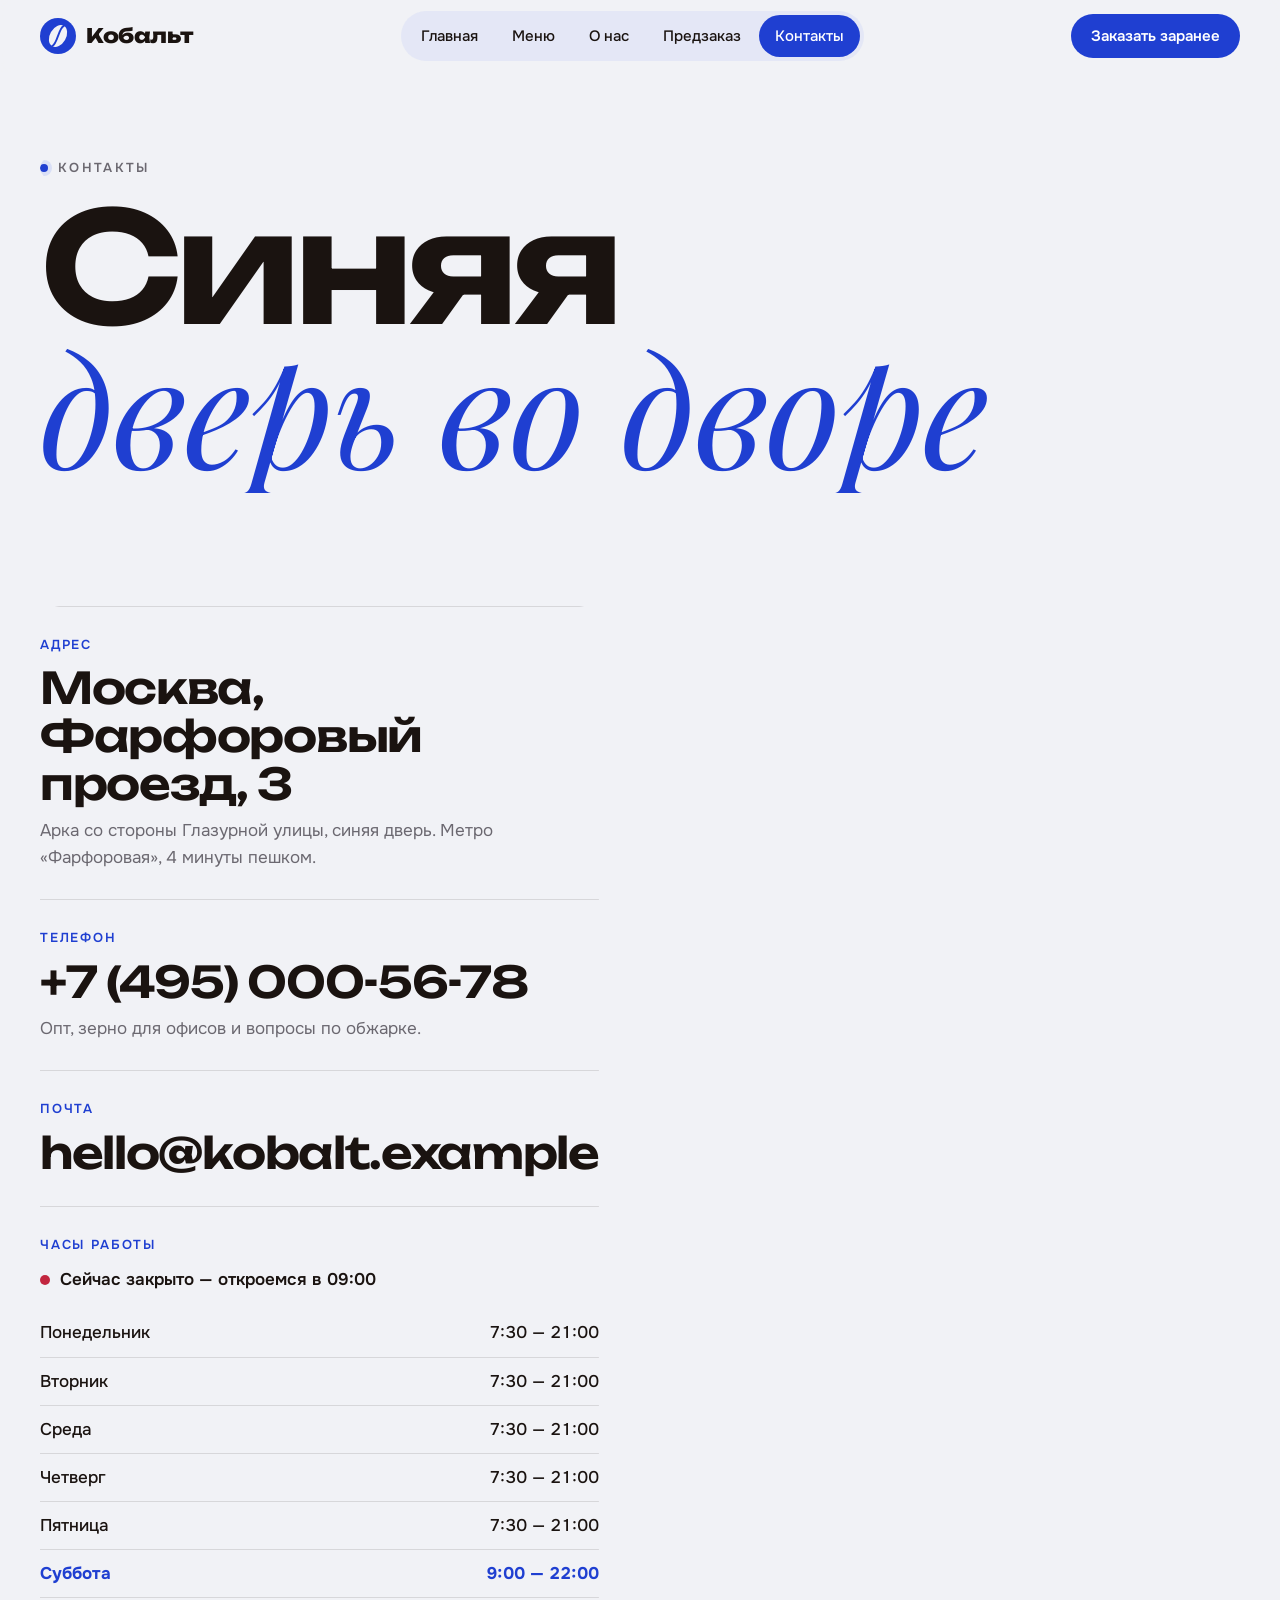
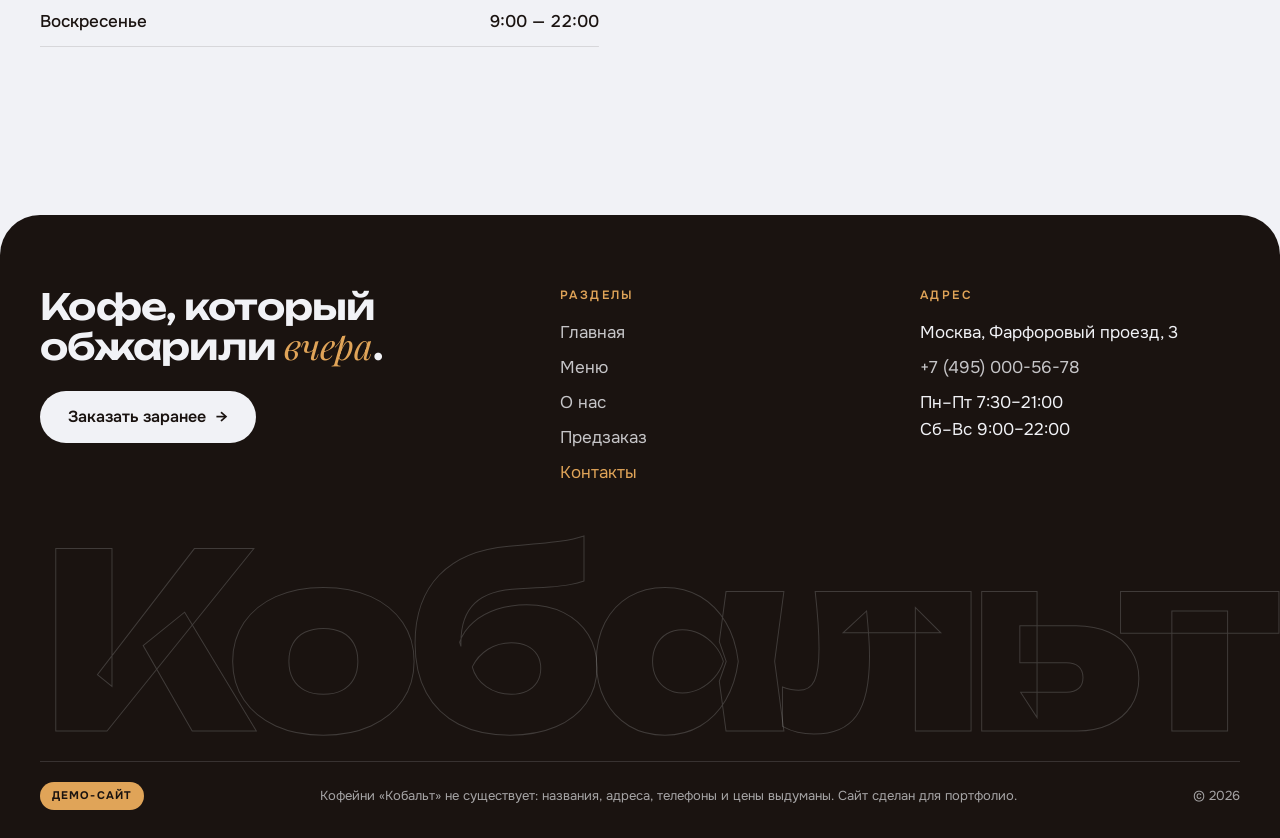
<file: 1-новые-многостраничные/kofeinya-kobalt/contacts.html>
<!DOCTYPE html>
<html lang="ru">
<head>
  <meta charset="UTF-8">
  <meta name="viewport" content="width=device-width, initial-scale=1">
  <title>Контакты — Кобальт · обжарочная и эспрессо-бар</title>
  <meta name="description" content="Адрес, телефон и часы работы кофейни «Кобальт». Демо-сайт для портфолио.">
  <meta name="theme-color" content="#1f3fd1">

  <link rel="preconnect" href="https://fonts.googleapis.com">
  <link rel="preconnect" href="https://fonts.gstatic.com" crossorigin>
  <link href="https://fonts.googleapis.com/css2?family=Onest:wght@400;500;600;700&family=Playfair+Display:ital,wght@1,400;1,500&family=Unbounded:wght@600;800&display=swap" rel="stylesheet">

  <link rel="stylesheet" href="css/style.css">
  <link rel="icon" href="data:image/svg+xml,%3Csvg xmlns='http://www.w3.org/2000/svg' viewBox='0 0 40 40'%3E%3Ccircle cx='20' cy='20' r='20' fill='%231f3fd1'/%3E%3Cg transform='rotate(30 20 20)'%3E%3Cellipse cx='20' cy='20' rx='9' ry='13' fill='%23f1f2f6'/%3E%3Cpath d='M20 7c-4 5 4 21 0 26' stroke='%231f3fd1' stroke-width='2.2' fill='none'/%3E%3C/g%3E%3C/svg%3E">
</head>
<body>

  <!-- ===================== ШАПКА ===================== -->
  <a class="skip-link" href="#main">Перейти к содержимому</a>
  <header class="site-header">
    <div class="wrap header-inner">
      <a class="logo" href="index.html" aria-label="Кобальт — на главную">
        <svg viewBox="0 0 40 40" aria-hidden="true">
          <circle cx="20" cy="20" r="20" fill="#1f3fd1"/>
          <g transform="rotate(30 20 20)">
            <ellipse cx="20" cy="20" rx="9" ry="13" fill="#f1f2f6"/>
            <path d="M20 7c-4 5 4 21 0 26" stroke="#1f3fd1" stroke-width="2.2" fill="none" stroke-linecap="round"/>
          </g>
        </svg>
        <span>Кобальт</span>
      </a>

      <nav class="site-nav" id="site-nav" aria-label="Основная навигация">
        <ul class="nav-list">
          <li><a href="index.html">Главная</a></li>
          <li><a href="menu.html">Меню</a></li>
          <li><a href="about.html">О нас</a></li>
          <li><a href="order.html">Предзаказ</a></li>
          <li><a href="contacts.html" aria-current="page">Контакты</a></li>
        </ul>
      </nav>

      <a class="btn btn--small header-cta magnetic" href="order.html">Заказать заранее</a>
      <button class="nav-toggle" type="button" aria-expanded="false" aria-controls="site-nav" aria-label="Открыть меню"><span></span></button>
    </div>
  </header>

  <main id="main">

    <section class="page-hero">
      <div class="wrap">
        <p class="eyebrow" data-reveal>Контакты</p>
        <h1 data-split="chars"><span class="split-line">Синяя</span><span class="split-line"><em>дверь во&nbsp;дворе</em></span></h1>
      </div>
    </section>

    <div class="wrap contacts-grid">

      <!-- ===================== КОНТАКТЫ =====================
           Все данные выдуманные — замените на свои. -->
      <div data-reveal>
        <div class="contact-item">
          <div class="contact-label">Адрес</div>
          <p class="contact-big">Москва, Фарфоровый проезд, 3</p>
          <p class="contact-sub">Арка со стороны Глазурной улицы, синяя дверь. Метро «Фарфоровая», 4 минуты пешком.</p>
        </div>
        <div class="contact-item">
          <div class="contact-label">Телефон</div>
          <a class="contact-big" href="tel:+74950005678">+7 (495) 000-56-78</a>
          <p class="contact-sub">Опт, зерно для офисов и вопросы по обжарке.</p>
        </div>
        <div class="contact-item">
          <div class="contact-label">Почта</div>
          <a class="contact-big" href="mailto:hello@kobalt.example">hello@kobalt.example</a>
        </div>
        <div class="contact-item">
          <div class="contact-label">Часы работы</div>
          <!-- статус «Открыто/Закрыто» скрипт считает по HOURS в js/main.js -->
          <p class="open-status">Часы работы</p>
          <!-- data-day: 1 — пн … 6 — сб, 0 — вс. Сегодняшний день подсветит скрипт -->
          <table class="hours">
            <caption class="visually-hidden">Часы работы кофейни</caption>
            <tbody>
              <tr data-day="1"><th scope="row">Понедельник</th><td>7:30 — 21:00</td></tr>
              <tr data-day="2"><th scope="row">Вторник</th><td>7:30 — 21:00</td></tr>
              <tr data-day="3"><th scope="row">Среда</th><td>7:30 — 21:00</td></tr>
              <tr data-day="4"><th scope="row">Четверг</th><td>7:30 — 21:00</td></tr>
              <tr data-day="5"><th scope="row">Пятница</th><td>7:30 — 21:00</td></tr>
              <tr data-day="6"><th scope="row">Суббота</th><td>9:00 — 22:00</td></tr>
              <tr data-day="0"><th scope="row">Воскресенье</th><td>9:00 — 22:00</td></tr>
            </tbody>
          </table>
        </div>
      </div>

      <!-- ===================== НАРИСОВАННАЯ КАРТА =====================
           Маршрут от метро прорисовывается, когда карта появляется на экране. -->
      <figure class="map" data-reveal="clip" style="margin:0">
        <svg viewBox="0 0 600 520" role="img" aria-labelledby="map-title">
          <title id="map-title">Схема: от метро «Фарфоровая» по Глазурной улице до кофейни в Фарфоровом проезде</title>
          <rect width="600" height="520" fill="#d9dff6"/>
          <!-- сквер -->
          <path d="M400 300h200v220H360c0-90 10-180 40-220z" fill="#c6cff0"/>
          <g fill="#1f3fd1" opacity=".18"><circle cx="460" cy="380" r="16"/><circle cx="520" cy="430" r="20"/><circle cx="440" cy="460" r="12"/><circle cx="560" cy="350" r="12"/></g>
          <!-- кварталы -->
          <g fill="#f1f2f6">
            <rect x="30" y="30" width="160" height="150" rx="10"/>
            <rect x="230" y="30" width="150" height="150" rx="10"/>
            <rect x="420" y="30" width="150" height="230" rx="10"/>
            <rect x="30" y="220" width="160" height="270" rx="10"/>
            <rect x="230" y="220" width="130" height="120" rx="10"/>
            <rect x="230" y="380" width="100" height="110" rx="10"/>
          </g>
          <!-- подписи улиц (выдуманные) -->
          <g font-family="Onest, sans-serif" font-size="13" font-weight="600" fill="#6b6870" letter-spacing="1.5">
            <text x="240" y="206">ГЛАЗУРНАЯ УЛ.</text>
            <text x="212" y="470" transform="rotate(-90 212 470)">ФАРФОРОВЫЙ ПР.</text>
            <text x="470" y="505">СКВЕР ГОНЧАРОВ</text>
          </g>
          <!-- маршрут от метро до двери -->
          <path class="route-line" d="M110 200 H210 V280 Q210 300 230 300 H300" fill="none" stroke="#1f3fd1" stroke-width="5" stroke-linecap="round" stroke-linejoin="round"/>
          <!-- метро -->
          <g transform="translate(96 200)">
            <circle r="18" fill="#1a1310"/>
            <text y="6" text-anchor="middle" font-family="Unbounded, sans-serif" font-size="15" font-weight="800" fill="#f1f2f6">М</text>
            <text y="-28" text-anchor="middle" font-family="Onest, sans-serif" font-size="13" font-weight="600" fill="#1a1310">Фарфоровая</text>
          </g>
          <!-- метка кофейни -->
          <g transform="translate(310 300)">
            <circle class="map-ripple" r="22" fill="#1f3fd1" opacity=".35"/>
            <g class="map-pin">
              <path d="M0 0c-20-24-26-36-26-48a26 26 0 0 1 52 0c0 12-6 24-26 48z" fill="#1f3fd1"/>
              <ellipse cx="0" cy="-48" rx="8" ry="11" fill="#f1f2f6" transform="rotate(30 0 -48)"/>
            </g>
            <text y="28" text-anchor="middle" font-family="Unbounded, sans-serif" font-size="16" font-weight="800" fill="#1a1310">Кобальт</text>
          </g>
        </svg>
        <figcaption class="map-caption">Схема нарисована от руки и не соответствует реальной карте Москвы.</figcaption>
      </figure>
    </div>

  </main>

  <!-- ===================== ПОДВАЛ ===================== -->
  <footer class="site-footer">
    <div class="wrap">
      <div class="footer-grid">
        <div>
          <p class="footer-lead">Кофе, который обжарили <span class="accent">вчера</span>.</p>
          <a class="btn btn--light magnetic" href="order.html">Заказать заранее <span class="arrow" aria-hidden="true">→</span></a>
        </div>
        <div>
          <h2 class="footer-title">Разделы</h2>
          <ul class="footer-list">
            <li><a href="index.html">Главная</a></li>
            <li><a href="menu.html">Меню</a></li>
            <li><a href="about.html">О нас</a></li>
            <li><a href="order.html">Предзаказ</a></li>
            <li><a href="contacts.html" aria-current="page">Контакты</a></li>
          </ul>
        </div>
        <div>
          <h2 class="footer-title">Адрес</h2>
          <ul class="footer-list">
            <li>Москва, Фарфоровый проезд, 3</li>
            <li><a href="tel:+74950005678">+7 (495) 000-56-78</a></li>
            <li>Пн–Пт 7:30–21:00<br>Сб–Вс 9:00–22:00</li>
          </ul>
        </div>
      </div>
      <p class="footer-giant" aria-hidden="true">Кобальт</p>
      <div class="footer-bottom">
        <span class="demo-badge">Демо-сайт</span>
        <span>Кофейни «Кобальт» не существует: названия, адреса, телефоны и цены выдуманы. Сайт сделан для портфолио.</span>
        <span>© <span data-year>2026</span></span>
      </div>
    </div>
  </footer>

  <script src="js/main.js"></script>
</body>
</html>
</file>
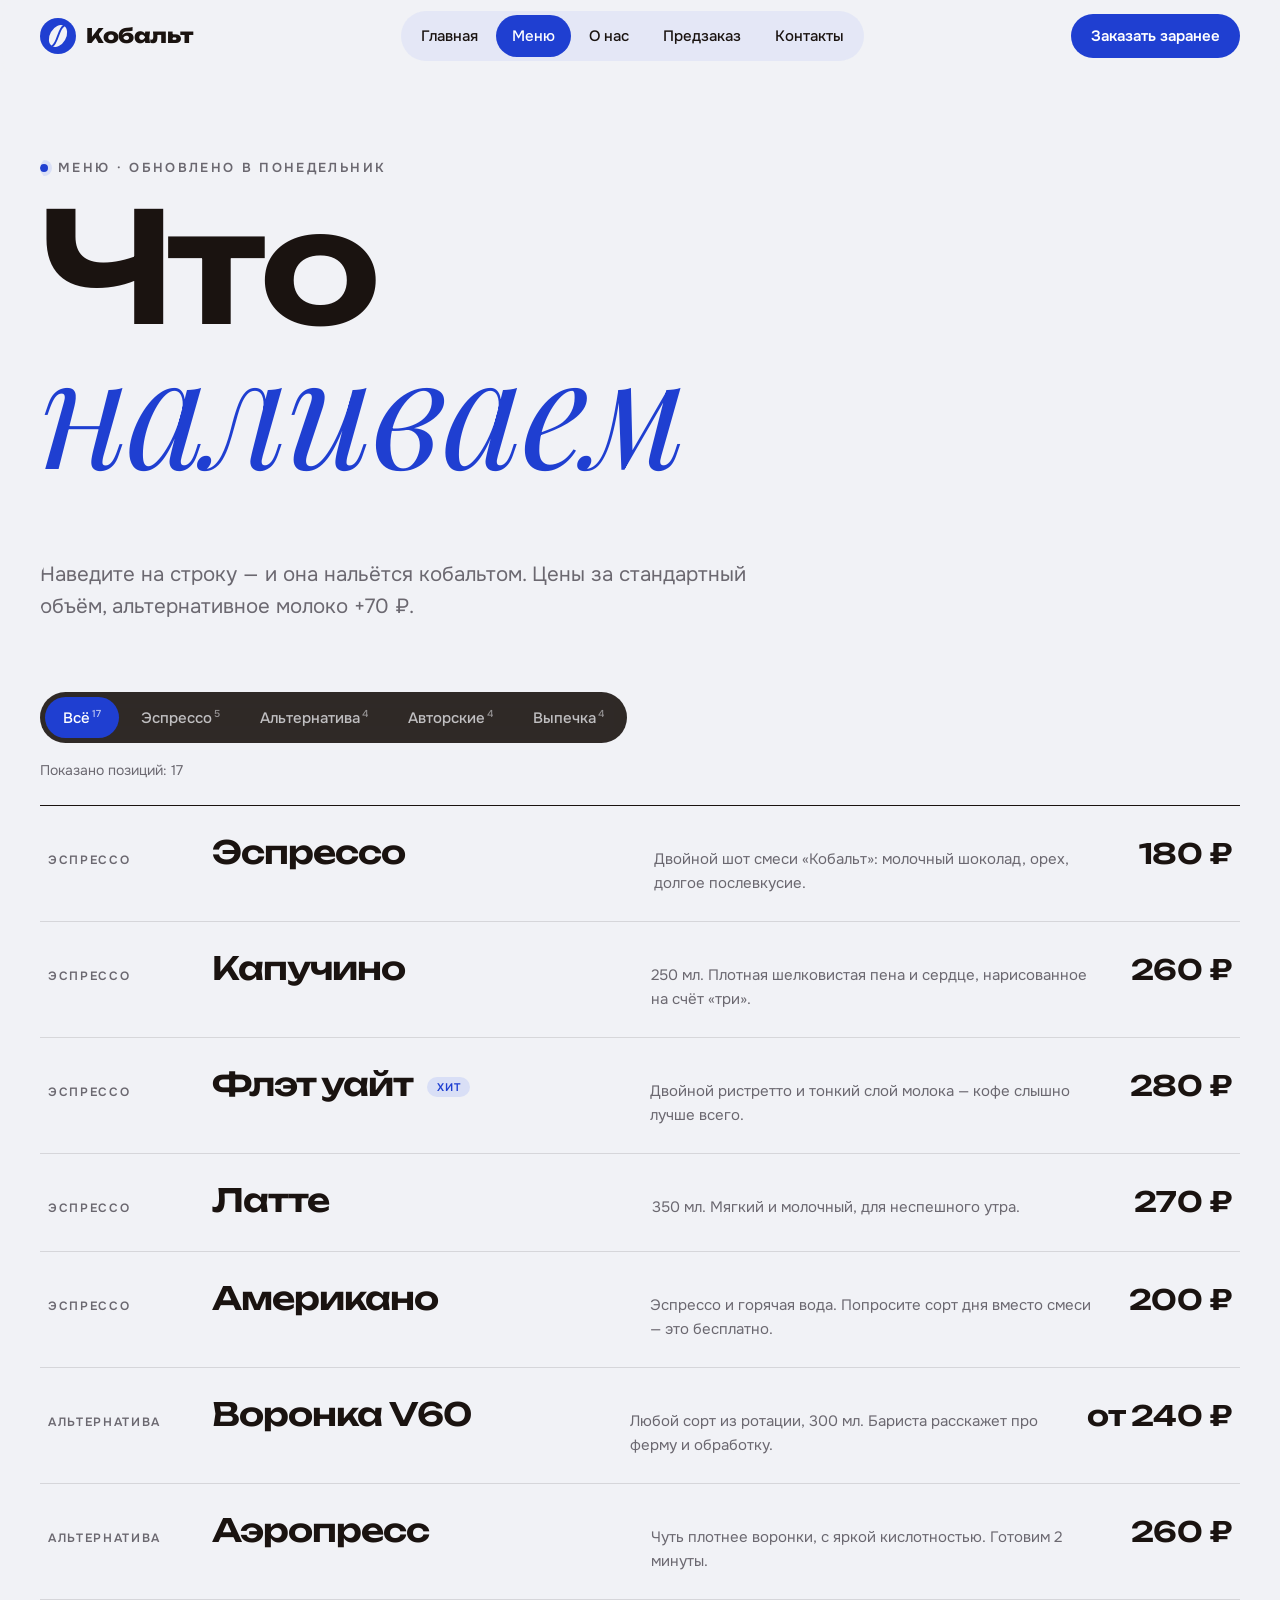
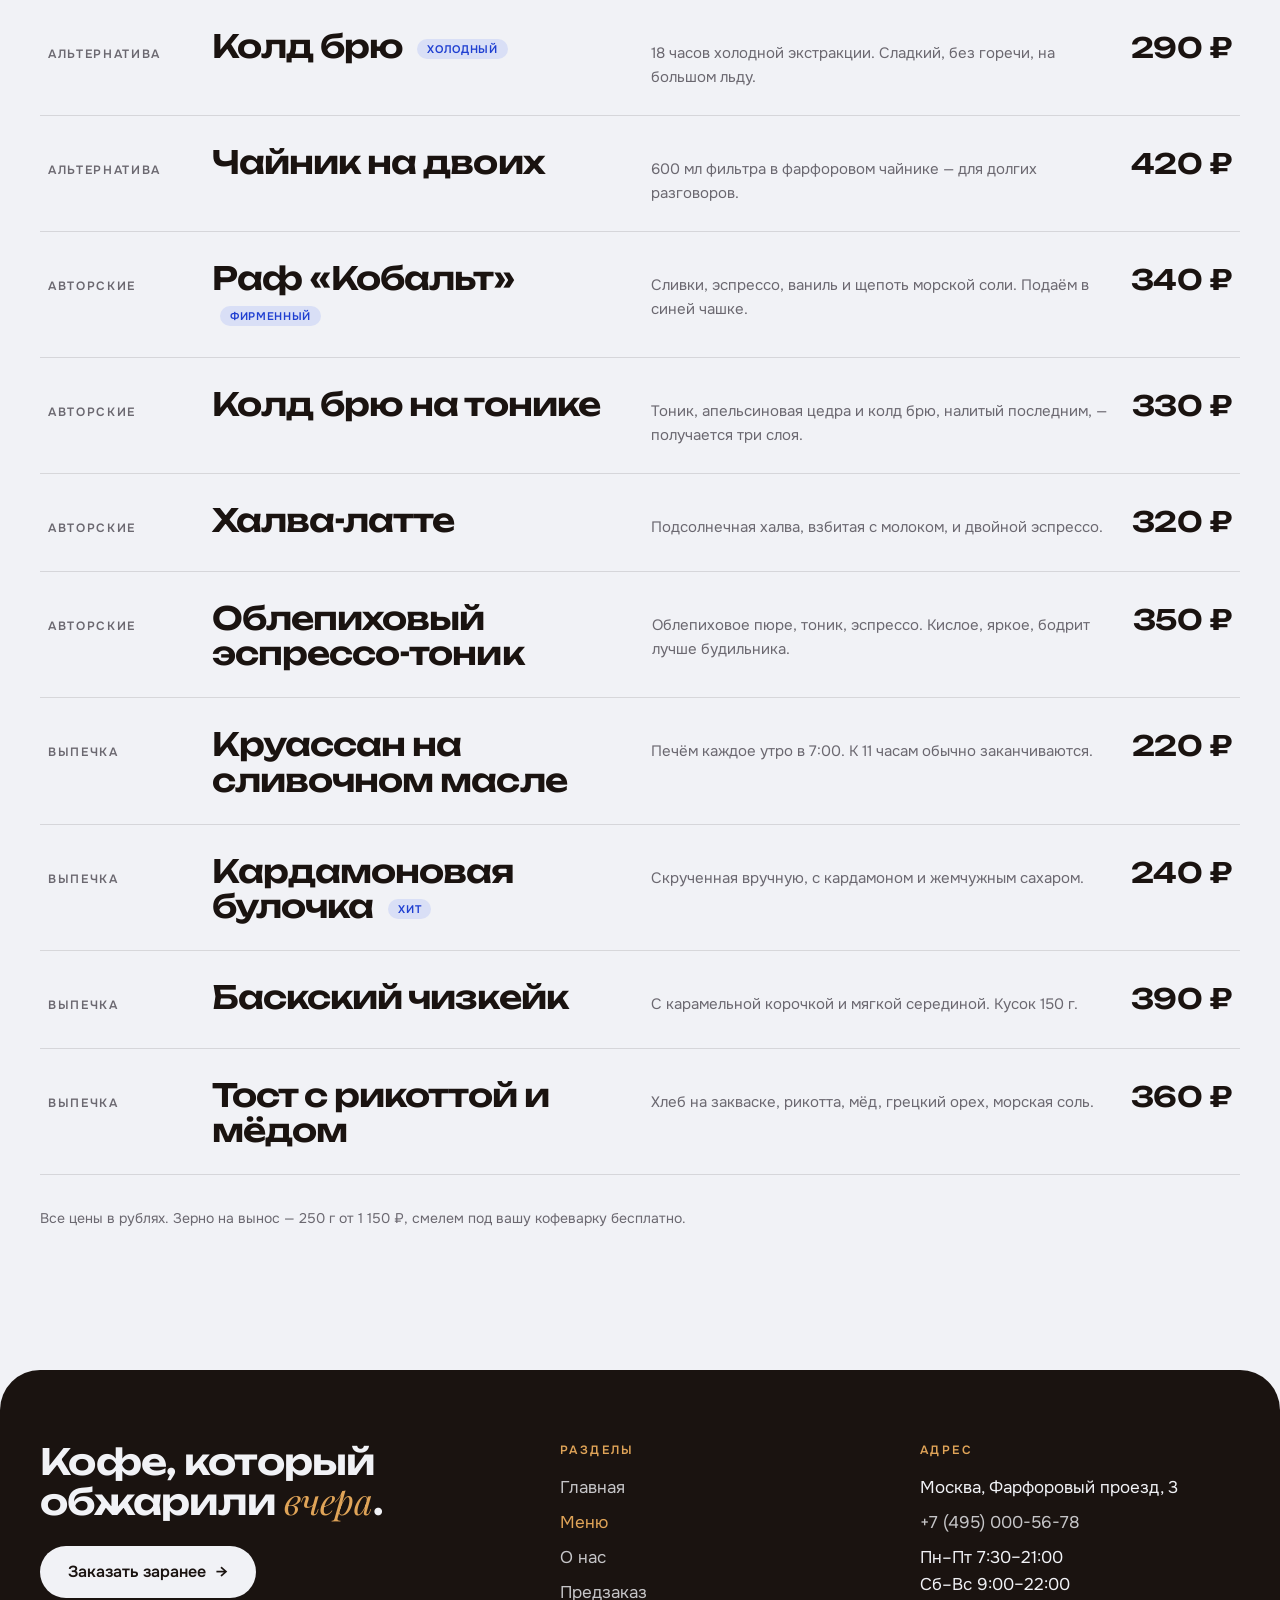
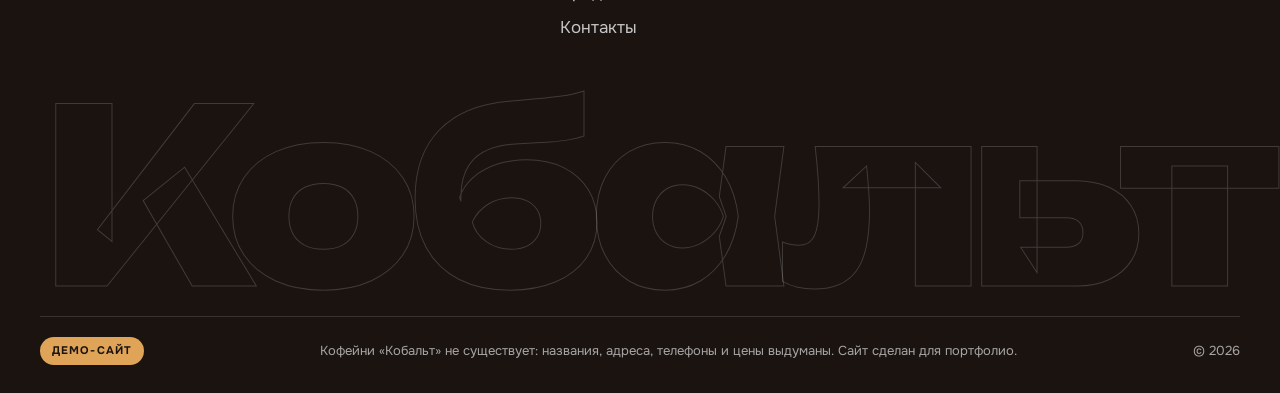
<file: 1-новые-многостраничные/kofeinya-kobalt/menu.html>
<!DOCTYPE html>
<html lang="ru">
<head>
  <meta charset="UTF-8">
  <meta name="viewport" content="width=device-width, initial-scale=1">
  <title>Меню — Кобальт · обжарочная и эспрессо-бар</title>
  <meta name="description" content="Меню кофейни «Кобальт»: эспрессо, альтернатива, авторские напитки и выпечка. Демо-сайт для портфолио.">
  <meta name="theme-color" content="#1f3fd1">

  <link rel="preconnect" href="https://fonts.googleapis.com">
  <link rel="preconnect" href="https://fonts.gstatic.com" crossorigin>
  <link href="https://fonts.googleapis.com/css2?family=Onest:wght@400;500;600;700&family=Playfair+Display:ital,wght@1,400;1,500&family=Unbounded:wght@600;800&display=swap" rel="stylesheet">

  <link rel="stylesheet" href="css/style.css">
  <link rel="icon" href="data:image/svg+xml,%3Csvg xmlns='http://www.w3.org/2000/svg' viewBox='0 0 40 40'%3E%3Ccircle cx='20' cy='20' r='20' fill='%231f3fd1'/%3E%3Cg transform='rotate(30 20 20)'%3E%3Cellipse cx='20' cy='20' rx='9' ry='13' fill='%23f1f2f6'/%3E%3Cpath d='M20 7c-4 5 4 21 0 26' stroke='%231f3fd1' stroke-width='2.2' fill='none'/%3E%3C/g%3E%3C/svg%3E">
</head>
<body>

  <!-- ===================== ШАПКА ===================== -->
  <a class="skip-link" href="#main">Перейти к содержимому</a>
  <header class="site-header">
    <div class="wrap header-inner">
      <a class="logo" href="index.html" aria-label="Кобальт — на главную">
        <svg viewBox="0 0 40 40" aria-hidden="true">
          <circle cx="20" cy="20" r="20" fill="#1f3fd1"/>
          <g transform="rotate(30 20 20)">
            <ellipse cx="20" cy="20" rx="9" ry="13" fill="#f1f2f6"/>
            <path d="M20 7c-4 5 4 21 0 26" stroke="#1f3fd1" stroke-width="2.2" fill="none" stroke-linecap="round"/>
          </g>
        </svg>
        <span>Кобальт</span>
      </a>

      <nav class="site-nav" id="site-nav" aria-label="Основная навигация">
        <ul class="nav-list">
          <li><a href="index.html">Главная</a></li>
          <li><a href="menu.html" aria-current="page">Меню</a></li>
          <li><a href="about.html">О нас</a></li>
          <li><a href="order.html">Предзаказ</a></li>
          <li><a href="contacts.html">Контакты</a></li>
        </ul>
      </nav>

      <a class="btn btn--small header-cta magnetic" href="order.html">Заказать заранее</a>
      <button class="nav-toggle" type="button" aria-expanded="false" aria-controls="site-nav" aria-label="Открыть меню"><span></span></button>
    </div>
  </header>

  <main id="main">

    <section class="page-hero">
      <div class="wrap">
        <p class="eyebrow" data-reveal>Меню · обновлено в понедельник</p>
        <h1 data-split="chars"><span class="split-line">Что</span><span class="split-line"><em>наливаем</em></span></h1>
        <p class="lead" data-reveal style="--d:400ms">Наведите на строку — и она нальётся кобальтом. Цены за стандартный объём, альтернативное молоко +70&nbsp;₽.</p>
      </div>
    </section>

    <div class="wrap">
      <!-- ===================== ФИЛЬТР =====================
           data-filter у кнопки = data-cat у позиции.
           Число позиций на кнопках скрипт посчитает сам. -->
      <div class="filter" role="group" aria-label="Категории меню">
        <span class="filter-pill" aria-hidden="true"></span>
        <button class="filter-btn" type="button" data-filter="all" aria-pressed="true">Всё</button>
        <button class="filter-btn" type="button" data-filter="espresso" aria-pressed="false">Эспрессо</button>
        <button class="filter-btn" type="button" data-filter="filter" aria-pressed="false">Альтернатива</button>
        <button class="filter-btn" type="button" data-filter="signature" aria-pressed="false">Авторские</button>
        <button class="filter-btn" type="button" data-filter="bakery" aria-pressed="false">Выпечка</button>
      </div>
      <p class="menu-status" id="menu-status" role="status" aria-live="polite"></p>

      <!-- ===================== ПОЗИЦИИ =====================
           Чтобы добавить напиток, скопируйте блок <li class="item">…</li>.
           data-cat — категория, цена — в <span class="item-price">. -->
      <ul class="menu-list">
        <li class="item" data-cat="espresso">
          <span class="item-cat">Эспрессо</span>
          <h2 class="item-name">Эспрессо</h2>
          <p class="item-desc">Двойной шот смеси «Кобальт»: молочный шоколад, орех, долгое послевкусие.</p>
          <span class="item-price">180&nbsp;₽</span>
        </li>
        <li class="item" data-cat="espresso">
          <span class="item-cat">Эспрессо</span>
          <h2 class="item-name">Капучино</h2>
          <p class="item-desc">250 мл. Плотная шелковистая пена и сердце, нарисованное на счёт «три».</p>
          <span class="item-price">260&nbsp;₽</span>
        </li>
        <li class="item" data-cat="espresso">
          <span class="item-cat">Эспрессо</span>
          <h2 class="item-name">Флэт уайт <span class="item-tag">хит</span></h2>
          <p class="item-desc">Двойной ристретто и тонкий слой молока — кофе слышно лучше всего.</p>
          <span class="item-price">280&nbsp;₽</span>
        </li>
        <li class="item" data-cat="espresso">
          <span class="item-cat">Эспрессо</span>
          <h2 class="item-name">Латте</h2>
          <p class="item-desc">350 мл. Мягкий и молочный, для неспешного утра.</p>
          <span class="item-price">270&nbsp;₽</span>
        </li>
        <li class="item" data-cat="espresso">
          <span class="item-cat">Эспрессо</span>
          <h2 class="item-name">Американо</h2>
          <p class="item-desc">Эспрессо и горячая вода. Попросите сорт дня вместо смеси — это бесплатно.</p>
          <span class="item-price">200&nbsp;₽</span>
        </li>
        <li class="item" data-cat="filter">
          <span class="item-cat">Альтернатива</span>
          <h2 class="item-name">Воронка V60</h2>
          <p class="item-desc">Любой сорт из ротации, 300 мл. Бариста расскажет про ферму и обработку.</p>
          <span class="item-price">от&nbsp;240&nbsp;₽</span>
        </li>
        <li class="item" data-cat="filter">
          <span class="item-cat">Альтернатива</span>
          <h2 class="item-name">Аэропресс</h2>
          <p class="item-desc">Чуть плотнее воронки, с яркой кислотностью. Готовим 2 минуты.</p>
          <span class="item-price">260&nbsp;₽</span>
        </li>
        <li class="item" data-cat="filter">
          <span class="item-cat">Альтернатива</span>
          <h2 class="item-name">Колд брю <span class="item-tag">холодный</span></h2>
          <p class="item-desc">18 часов холодной экстракции. Сладкий, без горечи, на большом льду.</p>
          <span class="item-price">290&nbsp;₽</span>
        </li>
        <li class="item" data-cat="filter">
          <span class="item-cat">Альтернатива</span>
          <h2 class="item-name">Чайник на двоих</h2>
          <p class="item-desc">600 мл фильтра в фарфоровом чайнике — для долгих разговоров.</p>
          <span class="item-price">420&nbsp;₽</span>
        </li>
        <li class="item" data-cat="signature">
          <span class="item-cat">Авторские</span>
          <h2 class="item-name">Раф «Кобальт» <span class="item-tag">фирменный</span></h2>
          <p class="item-desc">Сливки, эспрессо, ваниль и щепоть морской соли. Подаём в синей чашке.</p>
          <span class="item-price">340&nbsp;₽</span>
        </li>
        <li class="item" data-cat="signature">
          <span class="item-cat">Авторские</span>
          <h2 class="item-name">Колд брю на тонике</h2>
          <p class="item-desc">Тоник, апельсиновая цедра и колд брю, налитый последним, — получается три слоя.</p>
          <span class="item-price">330&nbsp;₽</span>
        </li>
        <li class="item" data-cat="signature">
          <span class="item-cat">Авторские</span>
          <h2 class="item-name">Халва-латте</h2>
          <p class="item-desc">Подсолнечная халва, взбитая с молоком, и двойной эспрессо.</p>
          <span class="item-price">320&nbsp;₽</span>
        </li>
        <li class="item" data-cat="signature">
          <span class="item-cat">Авторские</span>
          <h2 class="item-name">Облепиховый эспрессо-тоник</h2>
          <p class="item-desc">Облепиховое пюре, тоник, эспрессо. Кислое, яркое, бодрит лучше будильника.</p>
          <span class="item-price">350&nbsp;₽</span>
        </li>
        <li class="item" data-cat="bakery">
          <span class="item-cat">Выпечка</span>
          <h2 class="item-name">Круассан на сливочном масле</h2>
          <p class="item-desc">Печём каждое утро в 7:00. К 11 часам обычно заканчиваются.</p>
          <span class="item-price">220&nbsp;₽</span>
        </li>
        <li class="item" data-cat="bakery">
          <span class="item-cat">Выпечка</span>
          <h2 class="item-name">Кардамоновая булочка <span class="item-tag">хит</span></h2>
          <p class="item-desc">Скрученная вручную, с кардамоном и жемчужным сахаром.</p>
          <span class="item-price">240&nbsp;₽</span>
        </li>
        <li class="item" data-cat="bakery">
          <span class="item-cat">Выпечка</span>
          <h2 class="item-name">Баскский чизкейк</h2>
          <p class="item-desc">С карамельной корочкой и мягкой серединой. Кусок 150 г.</p>
          <span class="item-price">390&nbsp;₽</span>
        </li>
        <li class="item" data-cat="bakery">
          <span class="item-cat">Выпечка</span>
          <h2 class="item-name">Тост с рикоттой и мёдом</h2>
          <p class="item-desc">Хлеб на закваске, рикотта, мёд, грецкий орех, морская соль.</p>
          <span class="item-price">360&nbsp;₽</span>
        </li>
      </ul>

      <p class="menu-note">Все цены в рублях. Зерно на вынос — 250 г от 1&nbsp;150&nbsp;₽, смелем под вашу кофеварку бесплатно.</p>
    </div>

  </main>

  <!-- ===================== ПОДВАЛ ===================== -->
  <footer class="site-footer">
    <div class="wrap">
      <div class="footer-grid">
        <div>
          <p class="footer-lead">Кофе, который обжарили <span class="accent">вчера</span>.</p>
          <a class="btn btn--light magnetic" href="order.html">Заказать заранее <span class="arrow" aria-hidden="true">→</span></a>
        </div>
        <div>
          <h2 class="footer-title">Разделы</h2>
          <ul class="footer-list">
            <li><a href="index.html">Главная</a></li>
            <li><a href="menu.html" aria-current="page">Меню</a></li>
            <li><a href="about.html">О нас</a></li>
            <li><a href="order.html">Предзаказ</a></li>
            <li><a href="contacts.html">Контакты</a></li>
          </ul>
        </div>
        <div>
          <h2 class="footer-title">Адрес</h2>
          <ul class="footer-list">
            <li>Москва, Фарфоровый проезд, 3</li>
            <li><a href="tel:+74950005678">+7 (495) 000-56-78</a></li>
            <li>Пн–Пт 7:30–21:00<br>Сб–Вс 9:00–22:00</li>
          </ul>
        </div>
      </div>
      <p class="footer-giant" aria-hidden="true">Кобальт</p>
      <div class="footer-bottom">
        <span class="demo-badge">Демо-сайт</span>
        <span>Кофейни «Кобальт» не существует: названия, адреса, телефоны и цены выдуманы. Сайт сделан для портфолио.</span>
        <span>© <span data-year>2026</span></span>
      </div>
    </div>
  </footer>

  <script src="js/main.js"></script>
</body>
</html>
</file>
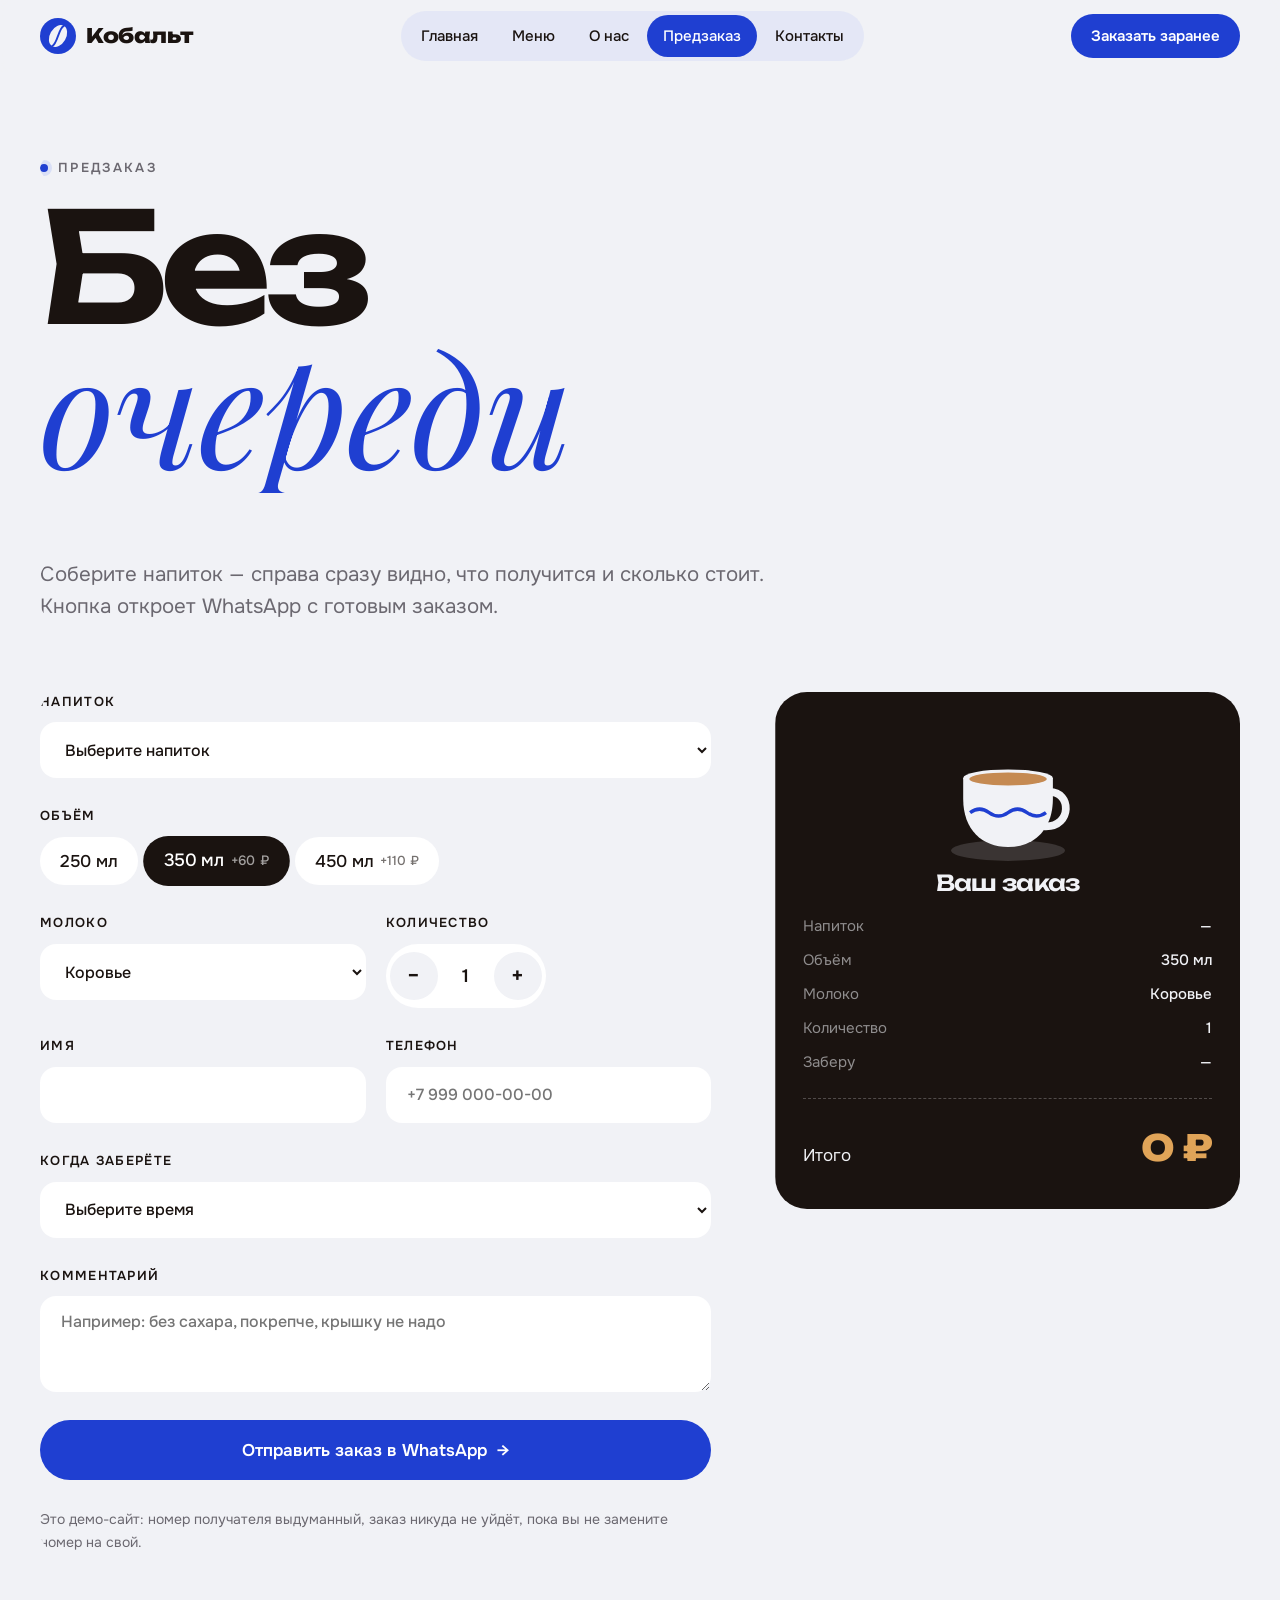
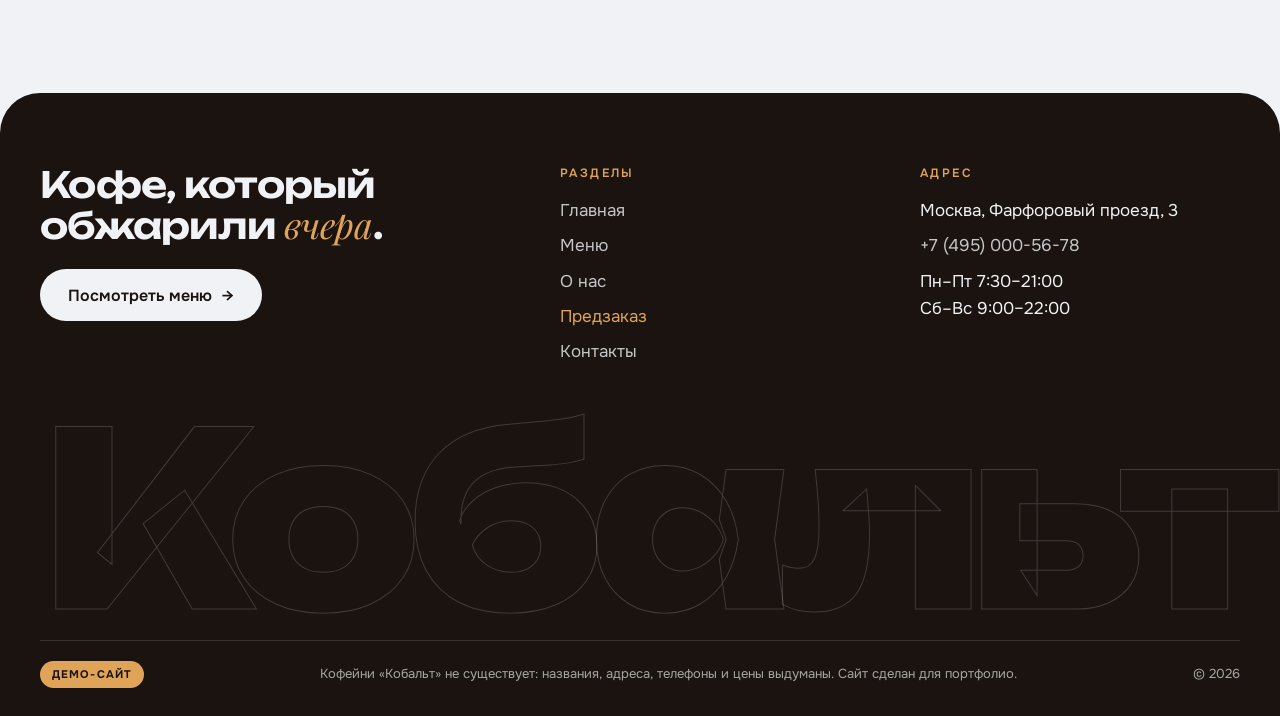
<file: 1-новые-многостраничные/kofeinya-kobalt/order.html>
<!DOCTYPE html>
<html lang="ru">
<head>
  <meta charset="UTF-8">
  <meta name="viewport" content="width=device-width, initial-scale=1">
  <title>Предзаказ — Кобальт · обжарочная и эспрессо-бар</title>
  <meta name="description" content="Закажите кофе заранее и заберите без очереди. Демо-сайт для портфолио.">
  <meta name="theme-color" content="#1f3fd1">

  <link rel="preconnect" href="https://fonts.googleapis.com">
  <link rel="preconnect" href="https://fonts.gstatic.com" crossorigin>
  <link href="https://fonts.googleapis.com/css2?family=Onest:wght@400;500;600;700&family=Playfair+Display:ital,wght@1,400;1,500&family=Unbounded:wght@600;800&display=swap" rel="stylesheet">

  <link rel="stylesheet" href="css/style.css">
  <link rel="icon" href="data:image/svg+xml,%3Csvg xmlns='http://www.w3.org/2000/svg' viewBox='0 0 40 40'%3E%3Ccircle cx='20' cy='20' r='20' fill='%231f3fd1'/%3E%3Cg transform='rotate(30 20 20)'%3E%3Cellipse cx='20' cy='20' rx='9' ry='13' fill='%23f1f2f6'/%3E%3Cpath d='M20 7c-4 5 4 21 0 26' stroke='%231f3fd1' stroke-width='2.2' fill='none'/%3E%3C/g%3E%3C/svg%3E">
</head>
<body>

  <!-- ===================== ШАПКА ===================== -->
  <a class="skip-link" href="#main">Перейти к содержимому</a>
  <header class="site-header">
    <div class="wrap header-inner">
      <a class="logo" href="index.html" aria-label="Кобальт — на главную">
        <svg viewBox="0 0 40 40" aria-hidden="true">
          <circle cx="20" cy="20" r="20" fill="#1f3fd1"/>
          <g transform="rotate(30 20 20)">
            <ellipse cx="20" cy="20" rx="9" ry="13" fill="#f1f2f6"/>
            <path d="M20 7c-4 5 4 21 0 26" stroke="#1f3fd1" stroke-width="2.2" fill="none" stroke-linecap="round"/>
          </g>
        </svg>
        <span>Кобальт</span>
      </a>

      <nav class="site-nav" id="site-nav" aria-label="Основная навигация">
        <ul class="nav-list">
          <li><a href="index.html">Главная</a></li>
          <li><a href="menu.html">Меню</a></li>
          <li><a href="about.html">О нас</a></li>
          <li><a href="order.html" aria-current="page">Предзаказ</a></li>
          <li><a href="contacts.html">Контакты</a></li>
        </ul>
      </nav>

      <a class="btn btn--small header-cta magnetic" href="order.html">Заказать заранее</a>
      <button class="nav-toggle" type="button" aria-expanded="false" aria-controls="site-nav" aria-label="Открыть меню"><span></span></button>
    </div>
  </header>

  <main id="main">

    <section class="page-hero">
      <div class="wrap">
        <p class="eyebrow" data-reveal>Предзаказ</p>
        <h1 data-split="chars"><span class="split-line">Без</span><span class="split-line"><em>очереди</em></span></h1>
        <p class="lead" data-reveal style="--d:400ms">Соберите напиток — справа сразу видно, что получится и сколько стоит. Кнопка откроет WhatsApp с готовым заказом.</p>
      </div>
    </section>

    <div class="wrap order-grid">

      <!-- ===================== ФОРМА =====================
           Напитки, объёмы, виды молока и номер получателя
           настраиваются в начале файла js/main.js. -->
      <form class="form" id="order-form" novalidate data-reveal>
        <div class="field">
          <label for="f-drink">Напиток</label>
          <select id="f-drink" name="drink" required aria-describedby="f-drink-err">
            <option value="">Выберите напиток</option>
            <!-- варианты добавит скрипт из ORDER_DRINKS -->
          </select>
          <p class="field-error" id="f-drink-err"></p>
        </div>

        <div class="field">
          <fieldset class="chips" id="size-chips">
            <legend class="field-label">Объём</legend>
            <!-- варианты добавит скрипт из ORDER_SIZES -->
          </fieldset>
        </div>

        <div class="form-row form-row--2">
          <div class="field">
            <label for="f-milk">Молоко</label>
            <select id="f-milk" name="milk"></select>
          </div>
          <div class="field">
            <span class="field-label" id="qty-label">Количество</span>
            <div class="qty" role="group" aria-labelledby="qty-label">
              <button type="button" data-qty="-1" aria-label="Меньше">−</button>
              <input name="qty" type="number" min="1" max="10" value="1" inputmode="numeric" aria-labelledby="qty-label">
              <button type="button" data-qty="1" aria-label="Больше">+</button>
            </div>
          </div>
        </div>

        <div class="form-row form-row--2">
          <div class="field">
            <label for="f-name">Имя</label>
            <input id="f-name" name="name" type="text" autocomplete="given-name" required aria-describedby="f-name-err">
            <p class="field-error" id="f-name-err"></p>
          </div>
          <div class="field">
            <label for="f-phone">Телефон</label>
            <input id="f-phone" name="phone" type="tel" inputmode="tel" autocomplete="tel" placeholder="+7 999 000-00-00" required aria-describedby="f-phone-err">
            <p class="field-error" id="f-phone-err"></p>
          </div>
        </div>

        <div class="field">
          <label for="f-time">Когда заберёте</label>
          <select id="f-time" name="time" required aria-describedby="f-time-err">
            <option value="">Выберите время</option>
            <!-- время добавит скрипт по часам работы HOURS -->
          </select>
          <p class="field-error" id="f-time-err"></p>
        </div>

        <div class="field">
          <label for="f-comment">Комментарий</label>
          <textarea id="f-comment" name="comment" rows="2" placeholder="Например: без сахара, покрепче, крышку не надо"></textarea>
        </div>

        <button class="btn form-submit magnetic" type="submit">Отправить заказ в WhatsApp <span class="arrow" aria-hidden="true">→</span></button>
        <p class="form-status" id="form-status" role="status" aria-live="polite"></p>
        <p class="form-note">Это демо-сайт: номер получателя выдуманный, заказ никуда не уйдёт, пока вы не замените номер на свой.</p>
      </form>

      <!-- ===================== ЖИВОЙ ЧЕК =====================
           Чашка меняет размер от объёма и цвет — от молока. -->
      <aside class="receipt" aria-labelledby="receipt-title" data-reveal style="--d:200ms">
        <div class="receipt-cup" aria-hidden="true">
          <svg viewBox="0 0 160 150">
            <g class="cup-scale">
              <ellipse cx="80" cy="134" rx="66" ry="12" fill="#f1f2f6" fill-opacity=".15"/>
              <path d="M128 66c26 0 26 40 -4 40" fill="none" stroke="#f1f2f6" stroke-width="9" stroke-linecap="round"/>
              <path d="M28 50h104v24c0 36-22 56-52 56s-52-20-52-56z" fill="#f1f2f6"/>
              <path d="M36 90q11-8 22 0t22 0t22 0t22 0" stroke="#1f3fd1" stroke-width="4" fill="none"/>
              <ellipse cx="80" cy="50" rx="52" ry="10" fill="#f1f2f6"/>
              <ellipse class="cup-fill" cx="80" cy="51" rx="45" ry="7.5"/>
            </g>
          </svg>
        </div>
        <h2 id="receipt-title">Ваш заказ</h2>
        <dl>
          <dt>Напиток</dt><dd id="r-drink">—</dd>
          <dt>Объём</dt><dd id="r-size">—</dd>
          <dt>Молоко</dt><dd id="r-milk">—</dd>
          <dt>Количество</dt><dd id="r-qty">1</dd>
          <dt>Заберу</dt><dd id="r-time">—</dd>
        </dl>
        <div class="receipt-total">
          <span>Итого</span>
          <b id="r-total" aria-live="polite">0 ₽</b>
        </div>
      </aside>
    </div>

  </main>

  <!-- ===================== ПОДВАЛ ===================== -->
  <footer class="site-footer">
    <div class="wrap">
      <div class="footer-grid">
        <div>
          <p class="footer-lead">Кофе, который обжарили <span class="accent">вчера</span>.</p>
          <a class="btn btn--light magnetic" href="menu.html">Посмотреть меню <span class="arrow" aria-hidden="true">→</span></a>
        </div>
        <div>
          <h2 class="footer-title">Разделы</h2>
          <ul class="footer-list">
            <li><a href="index.html">Главная</a></li>
            <li><a href="menu.html">Меню</a></li>
            <li><a href="about.html">О нас</a></li>
            <li><a href="order.html" aria-current="page">Предзаказ</a></li>
            <li><a href="contacts.html">Контакты</a></li>
          </ul>
        </div>
        <div>
          <h2 class="footer-title">Адрес</h2>
          <ul class="footer-list">
            <li>Москва, Фарфоровый проезд, 3</li>
            <li><a href="tel:+74950005678">+7 (495) 000-56-78</a></li>
            <li>Пн–Пт 7:30–21:00<br>Сб–Вс 9:00–22:00</li>
          </ul>
        </div>
      </div>
      <p class="footer-giant" aria-hidden="true">Кобальт</p>
      <div class="footer-bottom">
        <span class="demo-badge">Демо-сайт</span>
        <span>Кофейни «Кобальт» не существует: названия, адреса, телефоны и цены выдуманы. Сайт сделан для портфолио.</span>
        <span>© <span data-year>2026</span></span>
      </div>
    </div>
  </footer>

  <script src="js/main.js"></script>
</body>
</html>
</file>
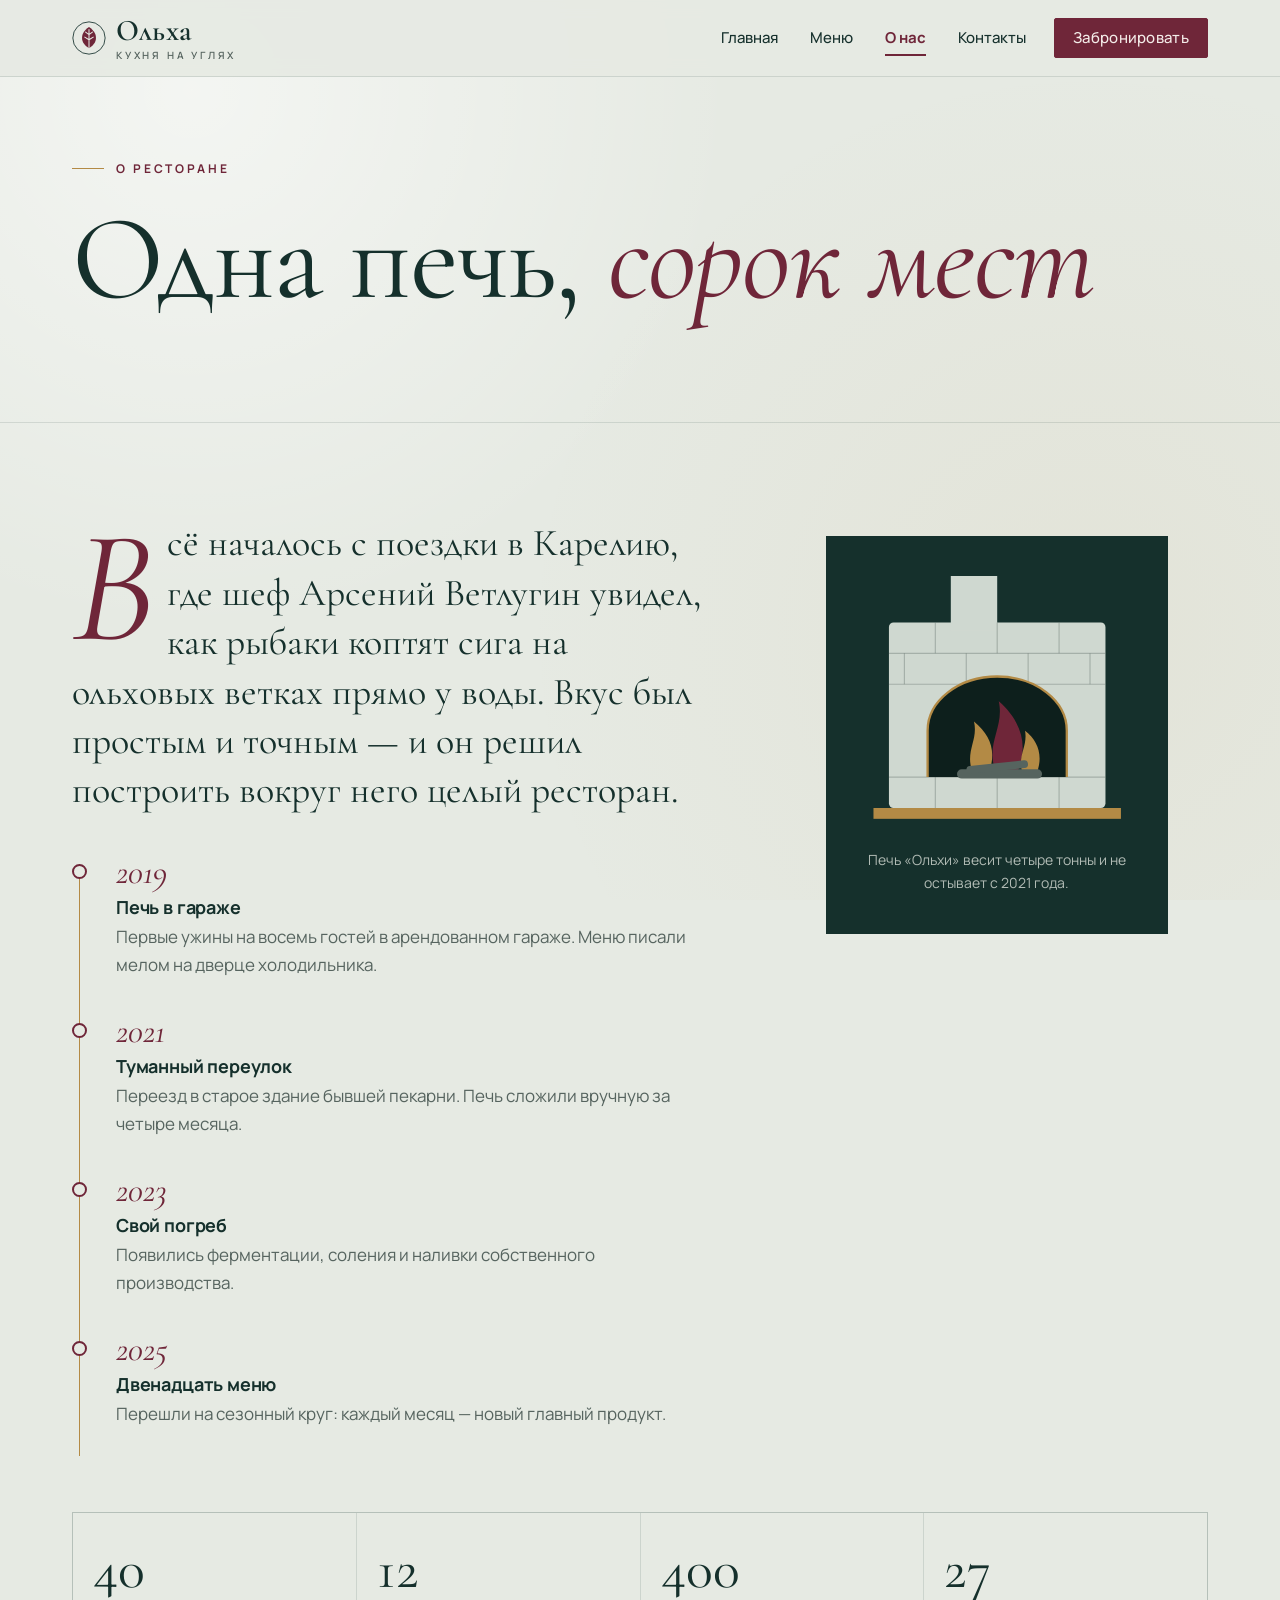
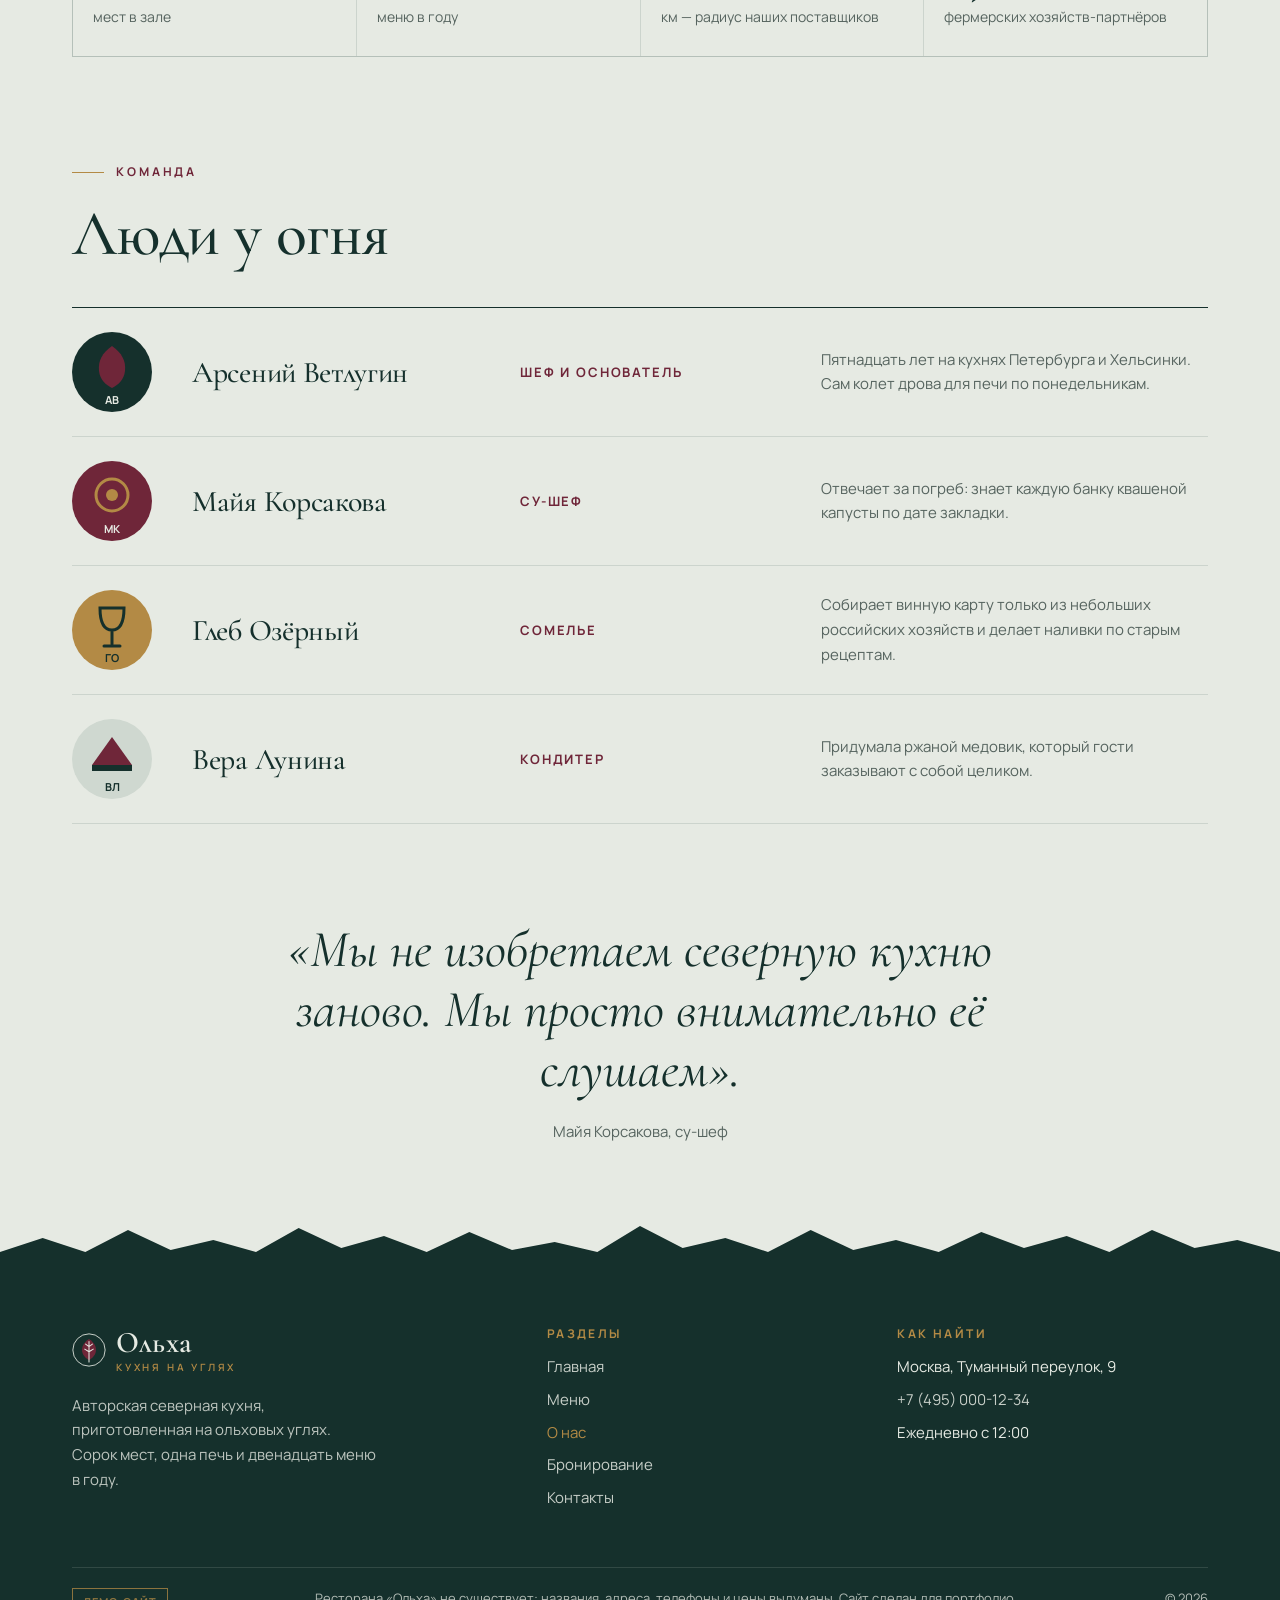
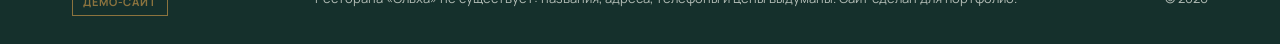
<file: 1-новые-многостраничные/restoran-olkha/about.html>
<!DOCTYPE html>
<html lang="ru">
<head>
  <meta charset="UTF-8">
  <meta name="viewport" content="width=device-width, initial-scale=1">
  <title>О нас — Ольха · кухня на ольховых углях</title>
  <meta name="description" content="История ресторана «Ольха», шеф и команда. Демо-сайт для портфолио.">
  <meta name="theme-color" content="#15302c">

  <link rel="preconnect" href="https://fonts.googleapis.com">
  <link rel="preconnect" href="https://fonts.gstatic.com" crossorigin>
  <link href="https://fonts.googleapis.com/css2?family=Cormorant+Garamond:ital,wght@0,400;0,500;0,600;1,400;1,500&family=Manrope:wght@400;500;600;700&display=swap" rel="stylesheet">

  <link rel="stylesheet" href="css/style.css">
  <link rel="icon" href="data:image/svg+xml,%3Csvg xmlns='http://www.w3.org/2000/svg' viewBox='0 0 40 40'%3E%3Ccircle cx='20' cy='20' r='20' fill='%2315302c'/%3E%3Cpath d='M20 7c6 4 9 9 8 15-1 5-5 8-8 10-3-2-7-5-8-10-1-6 2-11 8-15z' fill='%236f2639'/%3E%3C/svg%3E">
</head>
<body>

  <!-- ===================== ШАПКА ===================== -->
  <a class="skip-link" href="#main">Перейти к содержимому</a>
  <header class="site-header">
    <div class="wrap header-inner">
      <a class="logo" href="index.html" aria-label="Ольха — на главную">
        <svg viewBox="0 0 40 40" aria-hidden="true">
          <circle cx="20" cy="20" r="19" fill="none" stroke="currentColor" stroke-width="1"/>
          <path d="M20 7c6 4 9 9 8 15-1 5-5 8-8 10-3-2-7-5-8-10-1-6 2-11 8-15z" fill="#6f2639"/>
          <path d="M20 10v24M20 16l-4-3M20 16l4-3M20 22l-5-3M20 22l5-3" stroke="#e6eae3" stroke-width="1.2" fill="none" stroke-linecap="round"/>
        </svg>
        <span class="logo-text">Ольха<small>кухня на углях</small></span>
      </a>

      <button class="nav-toggle" type="button" aria-expanded="false" aria-controls="site-nav">
        <span class="nav-toggle-bars" aria-hidden="true"></span>
        Меню
      </button>

      <nav class="site-nav" id="site-nav" aria-label="Основная навигация">
        <ul class="nav-list">
          <li><a href="index.html">Главная</a></li>
          <li><a href="menu.html">Меню</a></li>
          <li><a href="about.html" aria-current="page">О нас</a></li>
          <li><a href="contacts.html">Контакты</a></li>
          <li class="nav-cta"><a class="btn btn--small" href="booking.html">Забронировать</a></li>
        </ul>
      </nav>
    </div>
  </header>

  <main id="main">

    <section class="page-hero">
      <div class="wrap">
        <p class="eyebrow">О ресторане</p>
        <h1>Одна печь, <em>сорок мест</em></h1>
      </div>
    </section>

    <!-- ===================== ИСТОРИЯ ===================== -->
    <section class="section">
      <div class="wrap about-intro">
        <div>
          <p class="big-text reveal">
            Всё началось с поездки в Карелию, где шеф Арсений Ветлугин увидел, как рыбаки коптят
            сига на ольховых ветках прямо у воды. Вкус был простым и точным — и он решил построить
            вокруг него целый ресторан.
          </p>

          <ol class="timeline">
            <li class="reveal">
              <div class="timeline-year">2019</div>
              <h3>Печь в гараже</h3>
              <p>Первые ужины на восемь гостей в арендованном гараже. Меню писали мелом на дверце холодильника.</p>
            </li>
            <li class="reveal">
              <div class="timeline-year">2021</div>
              <h3>Туманный переулок</h3>
              <p>Переезд в старое здание бывшей пекарни. Печь сложили вручную за четыре месяца.</p>
            </li>
            <li class="reveal">
              <div class="timeline-year">2023</div>
              <h3>Свой погреб</h3>
              <p>Появились ферментации, соления и наливки собственного производства.</p>
            </li>
            <li class="reveal">
              <div class="timeline-year">2025</div>
              <h3>Двенадцать меню</h3>
              <p>Перешли на сезонный круг: каждый месяц — новый главный продукт.</p>
            </li>
          </ol>
        </div>

        <!-- Иллюстрация: русская печь с живым огнём -->
        <figure class="hearth reveal">
          <svg viewBox="0 0 360 320" aria-hidden="true">
            <!-- тело печи -->
            <rect x="40" y="60" width="280" height="240" rx="6" fill="#cfd8d0"/>
            <rect x="120" y="0" width="60" height="70" fill="#cfd8d0"/>
            <!-- кирпичная кладка -->
            <g stroke="#56645f" stroke-opacity=".35" stroke-width="1.5">
              <path d="M40 100h280M40 140h280M40 260h280"/>
              <path d="M100 60v40M180 60v40M260 60v40M60 100v40M140 100v40M220 100v40M300 100v40M100 260v40M180 260v40M260 260v40"/>
            </g>
            <!-- устье печи (арка) -->
            <path d="M90 260V200a90 70 0 0 1 180 0v60z" fill="#0d1f1c"/>
            <path d="M90 260V200a90 70 0 0 1 180 0v60" fill="none" stroke="#b38a45" stroke-width="3"/>
            <!-- огонь (мерцает) -->
            <g transform="translate(0 0)">
              <path class="flame" d="M150 258c-14-30 6-44 0-70 22 18 30 40 18 70z" fill="#b38a45"/>
              <path class="flame" d="M180 258c-18-40 10-60 2-96 30 26 40 60 22 96z" fill="#6f2639"/>
              <path class="flame" d="M214 258c-10-24 6-36 2-58 18 14 24 34 14 58z" fill="#b38a45"/>
            </g>
            <!-- поленья -->
            <g fill="#56645f">
              <rect x="128" y="250" width="110" height="12" rx="6"/>
              <rect x="140" y="242" width="80" height="10" rx="5" transform="rotate(-6 180 247)"/>
            </g>
            <!-- лавка -->
            <rect x="20" y="300" width="320" height="14" fill="#b38a45"/>
          </svg>
          <figcaption>Печь «Ольхи» весит четыре тонны и не остывает с 2021 года.</figcaption>
        </figure>
      </div>
    </section>

    <!-- ===================== ЦИФРЫ ===================== -->
    <section class="wrap">
      <div class="stats reveal">
        <div class="stat"><div class="stat-num">40</div><div class="stat-label">мест в зале</div></div>
        <div class="stat"><div class="stat-num">12</div><div class="stat-label">меню в году</div></div>
        <div class="stat"><div class="stat-num">400</div><div class="stat-label">км — радиус наших поставщиков</div></div>
        <div class="stat"><div class="stat-num">27</div><div class="stat-label">фермерских хозяйств-партнёров</div></div>
      </div>
    </section>

    <!-- ===================== КОМАНДА =====================
         Портреты — абстрактные монограммы, нарисованные SVG. -->
    <section class="section" aria-labelledby="team-title">
      <div class="wrap">
        <p class="eyebrow">Команда</p>
        <h2 class="section-title" id="team-title">Люди у огня</h2>

        <div class="team">
          <div class="team-row reveal">
            <svg viewBox="0 0 80 80" aria-hidden="true">
              <circle cx="40" cy="40" r="40" fill="#15302c"/>
              <path d="M40 14c10 7 14 15 13 25-1 9-7 14-13 17-6-3-12-8-13-17-1-10 3-18 13-25z" fill="#6f2639"/>
              <text x="40" y="72" text-anchor="middle" font-family="Manrope, sans-serif" font-size="11" font-weight="700" fill="#e6eae3">АВ</text>
            </svg>
            <h3 class="team-name">Арсений Ветлугин</h3>
            <span class="team-role">Шеф и основатель</span>
            <p class="team-fact">Пятнадцать лет на кухнях Петербурга и Хельсинки. Сам колет дрова для печи по понедельникам.</p>
          </div>
          <div class="team-row reveal">
            <svg viewBox="0 0 80 80" aria-hidden="true">
              <circle cx="40" cy="40" r="40" fill="#6f2639"/>
              <circle cx="40" cy="34" r="16" fill="none" stroke="#b38a45" stroke-width="3"/>
              <circle cx="40" cy="34" r="6" fill="#b38a45"/>
              <text x="40" y="72" text-anchor="middle" font-family="Manrope, sans-serif" font-size="11" font-weight="700" fill="#e6eae3">МК</text>
            </svg>
            <h3 class="team-name">Майя Корсакова</h3>
            <span class="team-role">Су-шеф</span>
            <p class="team-fact">Отвечает за погреб: знает каждую банку квашеной капусты по дате закладки.</p>
          </div>
          <div class="team-row reveal">
            <svg viewBox="0 0 80 80" aria-hidden="true">
              <circle cx="40" cy="40" r="40" fill="#b38a45"/>
              <path d="M28 18h24c0 16-5 22-12 22s-12-6-12-22zM40 40v14M32 56h16" fill="none" stroke="#15302c" stroke-width="3" stroke-linecap="round"/>
              <text x="40" y="72" text-anchor="middle" font-family="Manrope, sans-serif" font-size="11" font-weight="700" fill="#15302c">ГО</text>
            </svg>
            <h3 class="team-name">Глеб Озёрный</h3>
            <span class="team-role">Сомелье</span>
            <p class="team-fact">Собирает винную карту только из небольших российских хозяйств и делает наливки по старым рецептам.</p>
          </div>
          <div class="team-row reveal">
            <svg viewBox="0 0 80 80" aria-hidden="true">
              <circle cx="40" cy="40" r="40" fill="#cfd8d0"/>
              <path d="M20 46L40 18 60 46z" fill="#6f2639"/>
              <rect x="20" y="46" width="40" height="6" fill="#15302c"/>
              <text x="40" y="72" text-anchor="middle" font-family="Manrope, sans-serif" font-size="11" font-weight="700" fill="#15302c">ВЛ</text>
            </svg>
            <h3 class="team-name">Вера Лунина</h3>
            <span class="team-role">Кондитер</span>
            <p class="team-fact">Придумала ржаной медовик, который гости заказывают с собой целиком.</p>
          </div>
        </div>
      </div>
    </section>

    <section class="section">
      <figure class="wrap quote reveal">
        <blockquote>«Мы не изобретаем северную кухню заново. Мы просто внимательно её слушаем».</blockquote>
        <figcaption>Майя Корсакова, су-шеф</figcaption>
      </figure>
    </section>

  </main>

  <!-- ===================== ПОДВАЛ ===================== -->
  <footer class="site-footer">
    <svg class="footer-edge" viewBox="0 0 1200 40" preserveAspectRatio="none" aria-hidden="true">
      <path fill="currentColor" d="M0 40V28L40 14L80 28L120 6L160 26L200 16L240 28L280 4L320 24L360 12L400 28L440 8L480 26L520 18L560 28L600 2L640 24L680 14L720 28L760 6L800 26L840 16L880 28L920 8L960 24L1000 12L1040 28L1080 6L1120 24L1160 16L1200 28V40Z"/>
    </svg>
    <div class="wrap">
      <div class="footer-grid">
        <div>
          <a class="logo" href="index.html" aria-label="Ольха — на главную">
            <svg viewBox="0 0 40 40" aria-hidden="true">
              <circle cx="20" cy="20" r="19" fill="none" stroke="currentColor" stroke-width="1"/>
              <path d="M20 7c6 4 9 9 8 15-1 5-5 8-8 10-3-2-7-5-8-10-1-6 2-11 8-15z" fill="#6f2639"/>
              <path d="M20 10v24M20 16l-4-3M20 16l4-3M20 22l-5-3M20 22l5-3" stroke="#e6eae3" stroke-width="1.2" fill="none" stroke-linecap="round"/>
            </svg>
            <span class="logo-text">Ольха<small>кухня на углях</small></span>
          </a>
          <p class="footer-about">Авторская северная кухня, приготовленная на ольховых углях. Сорок мест, одна печь и двенадцать меню в году.</p>
        </div>
        <div>
          <h2 class="footer-title">Разделы</h2>
          <ul class="footer-list">
            <li><a href="index.html">Главная</a></li>
            <li><a href="menu.html">Меню</a></li>
            <li><a href="about.html" aria-current="page">О нас</a></li>
            <li><a href="booking.html">Бронирование</a></li>
            <li><a href="contacts.html">Контакты</a></li>
          </ul>
        </div>
        <div>
          <h2 class="footer-title">Как найти</h2>
          <ul class="footer-list">
            <li>Москва, Туманный переулок, 9</li>
            <li><a href="tel:+74950001234">+7 (495) 000-12-34</a></li>
            <li>Ежедневно с 12:00</li>
          </ul>
        </div>
      </div>
      <div class="footer-bottom">
        <span class="demo-badge">Демо-сайт</span>
        <span>Ресторана «Ольха» не существует: названия, адреса, телефоны и цены выдуманы. Сайт сделан для портфолио.</span>
        <span>© <span data-year>2026</span></span>
      </div>
    </div>
  </footer>

  <script src="js/main.js"></script>
</body>
</html>
</file>
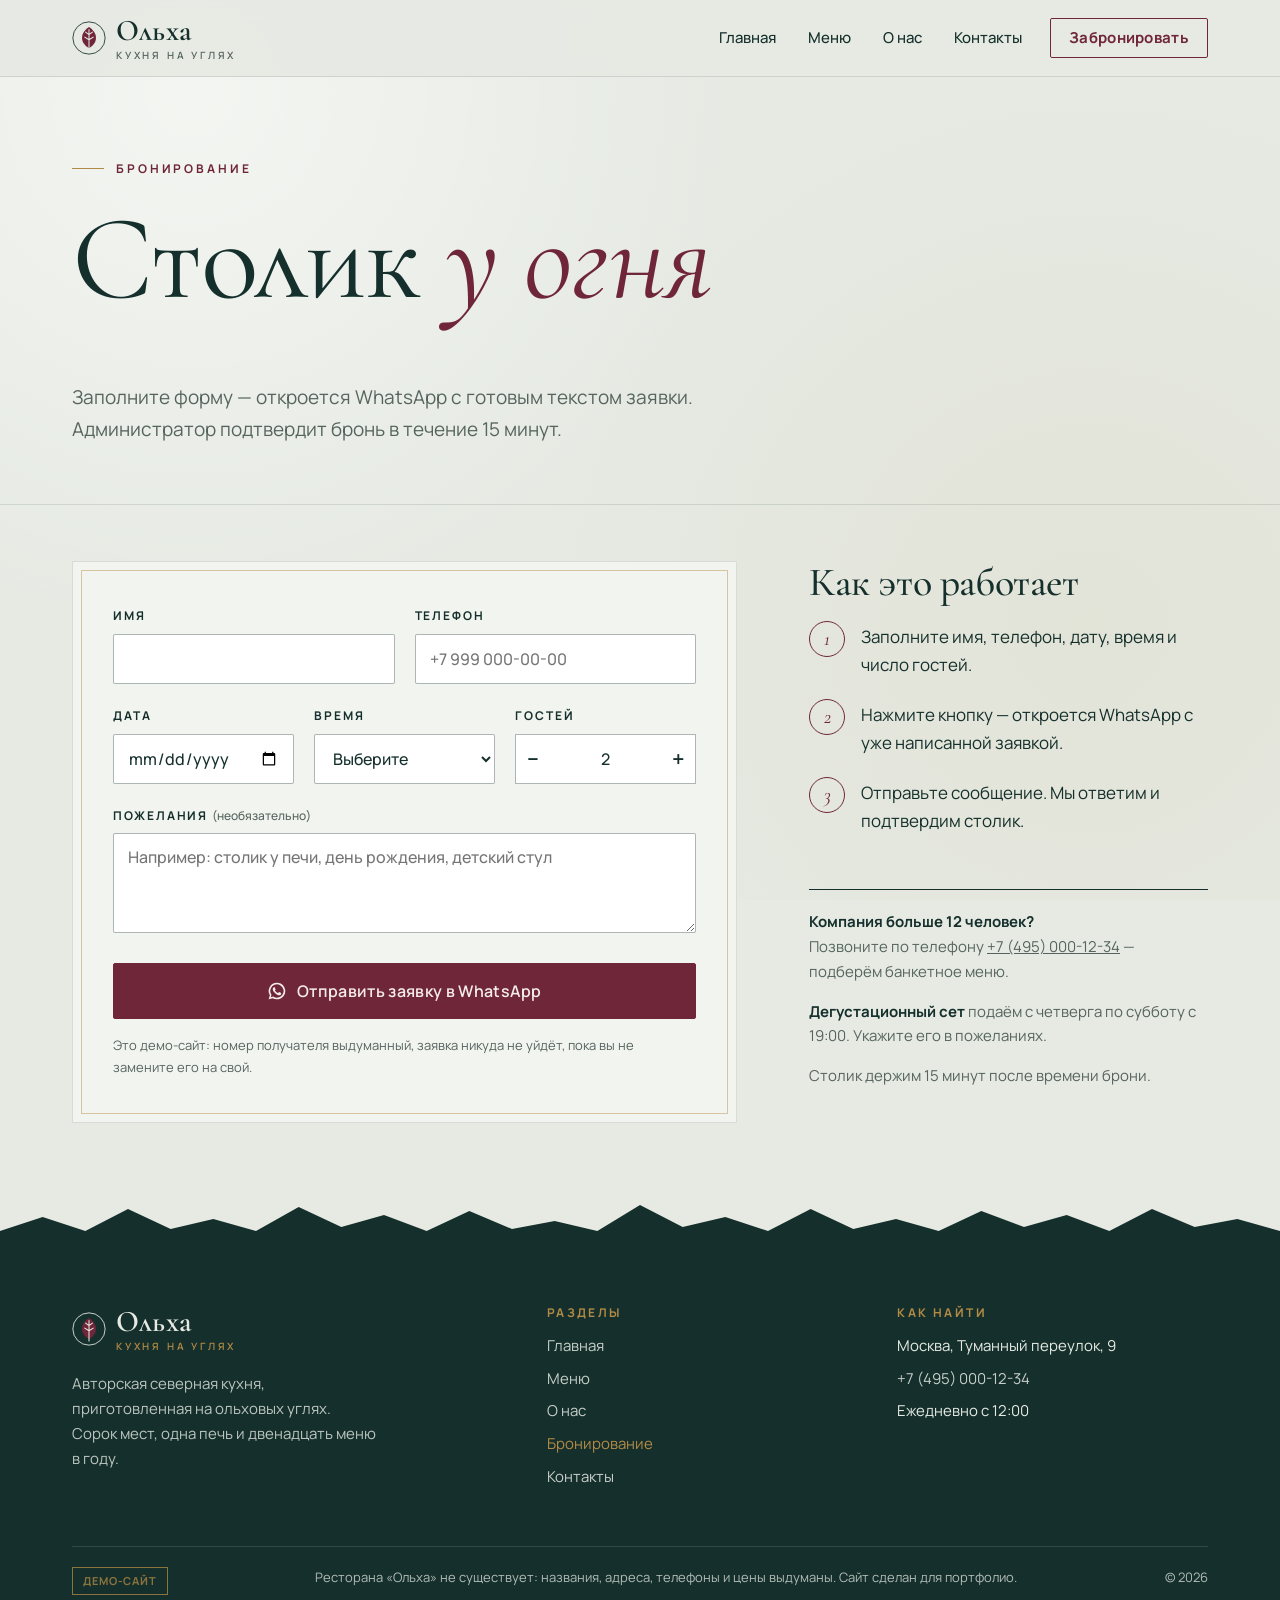
<file: 1-новые-многостраничные/restoran-olkha/booking.html>
<!DOCTYPE html>
<html lang="ru">
<head>
  <meta charset="UTF-8">
  <meta name="viewport" content="width=device-width, initial-scale=1">
  <title>Бронирование — Ольха · кухня на ольховых углях</title>
  <meta name="description" content="Забронируйте столик в ресторане «Ольха». Демо-сайт для портфолио.">
  <meta name="theme-color" content="#15302c">

  <link rel="preconnect" href="https://fonts.googleapis.com">
  <link rel="preconnect" href="https://fonts.gstatic.com" crossorigin>
  <link href="https://fonts.googleapis.com/css2?family=Cormorant+Garamond:ital,wght@0,400;0,500;0,600;1,400;1,500&family=Manrope:wght@400;500;600;700&display=swap" rel="stylesheet">

  <link rel="stylesheet" href="css/style.css">
  <link rel="icon" href="data:image/svg+xml,%3Csvg xmlns='http://www.w3.org/2000/svg' viewBox='0 0 40 40'%3E%3Ccircle cx='20' cy='20' r='20' fill='%2315302c'/%3E%3Cpath d='M20 7c6 4 9 9 8 15-1 5-5 8-8 10-3-2-7-5-8-10-1-6 2-11 8-15z' fill='%236f2639'/%3E%3C/svg%3E">
</head>
<body>

  <!-- ===================== ШАПКА ===================== -->
  <a class="skip-link" href="#main">Перейти к содержимому</a>
  <header class="site-header">
    <div class="wrap header-inner">
      <a class="logo" href="index.html" aria-label="Ольха — на главную">
        <svg viewBox="0 0 40 40" aria-hidden="true">
          <circle cx="20" cy="20" r="19" fill="none" stroke="currentColor" stroke-width="1"/>
          <path d="M20 7c6 4 9 9 8 15-1 5-5 8-8 10-3-2-7-5-8-10-1-6 2-11 8-15z" fill="#6f2639"/>
          <path d="M20 10v24M20 16l-4-3M20 16l4-3M20 22l-5-3M20 22l5-3" stroke="#e6eae3" stroke-width="1.2" fill="none" stroke-linecap="round"/>
        </svg>
        <span class="logo-text">Ольха<small>кухня на углях</small></span>
      </a>

      <button class="nav-toggle" type="button" aria-expanded="false" aria-controls="site-nav">
        <span class="nav-toggle-bars" aria-hidden="true"></span>
        Меню
      </button>

      <nav class="site-nav" id="site-nav" aria-label="Основная навигация">
        <ul class="nav-list">
          <li><a href="index.html">Главная</a></li>
          <li><a href="menu.html">Меню</a></li>
          <li><a href="about.html">О нас</a></li>
          <li><a href="contacts.html">Контакты</a></li>
          <li class="nav-cta"><a class="btn btn--small" href="booking.html" aria-current="page">Забронировать</a></li>
        </ul>
      </nav>
    </div>
  </header>

  <main id="main">

    <section class="page-hero">
      <div class="wrap">
        <p class="eyebrow">Бронирование</p>
        <h1>Столик <em>у огня</em></h1>
        <p class="lead">Заполните форму — откроется WhatsApp с готовым текстом заявки. Администратор подтвердит бронь в течение 15 минут.</p>
      </div>
    </section>

    <div class="wrap booking-grid">

      <!-- ===================== ФОРМА =====================
           Номер, куда уходит заявка, и часы бронирования задаются
           в начале файла js/main.js (BOOKING_PHONE и др.). -->
      <form class="form" id="booking-form" novalidate>
        <div class="form-row form-row--2">
          <div class="field">
            <label for="f-name">Имя</label>
            <input id="f-name" name="name" type="text" autocomplete="name" required aria-describedby="f-name-err">
            <p class="field-error" id="f-name-err"></p>
          </div>
          <div class="field">
            <label for="f-phone">Телефон</label>
            <input id="f-phone" name="phone" type="tel" inputmode="tel" autocomplete="tel" placeholder="+7 999 000-00-00" required aria-describedby="f-phone-err">
            <p class="field-error" id="f-phone-err"></p>
          </div>
        </div>

        <div class="form-row form-row--3">
          <div class="field">
            <label for="f-date">Дата</label>
            <input id="f-date" name="date" type="date" required aria-describedby="f-date-err">
            <p class="field-error" id="f-date-err"></p>
          </div>
          <div class="field">
            <label for="f-time">Время</label>
            <select id="f-time" name="time" required aria-describedby="f-time-err">
              <option value="">Выберите</option>
              <!-- остальные варианты времени добавит скрипт -->
            </select>
            <p class="field-error" id="f-time-err"></p>
          </div>
          <div class="field">
            <label for="f-guests">Гостей</label>
            <div class="guests">
              <button type="button" data-guests="-1" aria-label="Меньше гостей">−</button>
              <input id="f-guests" name="guests" type="number" min="1" max="12" value="2" inputmode="numeric" required aria-describedby="f-guests-err">
              <button type="button" data-guests="1" aria-label="Больше гостей">+</button>
            </div>
            <p class="field-error" id="f-guests-err"></p>
          </div>
        </div>

        <div class="field">
          <label for="f-comment">Пожелания <span style="text-transform:none;letter-spacing:0;font-weight:500;color:var(--c-smoke)">(необязательно)</span></label>
          <textarea id="f-comment" name="comment" rows="3" placeholder="Например: столик у печи, день рождения, детский стул"></textarea>
        </div>

        <button class="btn form-submit" type="submit">
          <!-- значок мессенджера, нарисован SVG -->
          <svg width="20" height="20" viewBox="0 0 24 24" aria-hidden="true"><path fill="currentColor" d="M12 2a10 10 0 0 0-8.6 15.1L2 22l5-1.3A10 10 0 1 0 12 2zm0 18a8 8 0 0 1-4.1-1.1l-.3-.2-3 .8.8-2.9-.2-.3A8 8 0 1 1 12 20zm4.4-5.9c-.2-.1-1.4-.7-1.7-.8-.2-.1-.4-.1-.5.1l-.8.9c-.1.2-.3.2-.5.1a6.6 6.6 0 0 1-3.3-2.9c-.2-.4.2-.4.7-1.3.1-.2 0-.3 0-.4l-.8-1.8c-.2-.5-.4-.4-.5-.4h-.5a.9.9 0 0 0-.7.3 2.8 2.8 0 0 0-.9 2.1 4.9 4.9 0 0 0 1 2.6 11.2 11.2 0 0 0 4.3 3.8c1.6.7 2.2.8 3 .6a2.5 2.5 0 0 0 1.7-1.2 2 2 0 0 0 .1-1.2c0-.1-.2-.2-.5-.3z"/></svg>
          Отправить заявку в WhatsApp
        </button>
        <p class="form-status" id="form-status" role="status" aria-live="polite"></p>
        <p class="form-note">Это демо-сайт: номер получателя выдуманный, заявка никуда не уйдёт, пока вы не замените его на свой.</p>
      </form>

      <!-- ===================== ПОЯСНЕНИЯ ===================== -->
      <aside class="booking-aside" aria-labelledby="how-title">
        <h2 id="how-title">Как это работает</h2>
        <ol class="steps">
          <li>Заполните имя, телефон, дату, время и число гостей.</li>
          <li>Нажмите кнопку — откроется WhatsApp с уже написанной заявкой.</li>
          <li>Отправьте сообщение. Мы ответим и подтвердим столик.</li>
        </ol>
        <div class="aside-box">
          <p><strong>Компания больше 12 человек?</strong><br>Позвоните по телефону <a href="tel:+74950001234">+7 (495) 000-12-34</a> — подберём банкетное меню.</p>
          <p><strong>Дегустационный сет</strong> подаём с четверга по субботу с 19:00. Укажите его в пожеланиях.</p>
          <p>Столик держим 15 минут после времени брони.</p>
        </div>
      </aside>
    </div>

  </main>

  <!-- ===================== ПОДВАЛ ===================== -->
  <footer class="site-footer">
    <svg class="footer-edge" viewBox="0 0 1200 40" preserveAspectRatio="none" aria-hidden="true">
      <path fill="currentColor" d="M0 40V28L40 14L80 28L120 6L160 26L200 16L240 28L280 4L320 24L360 12L400 28L440 8L480 26L520 18L560 28L600 2L640 24L680 14L720 28L760 6L800 26L840 16L880 28L920 8L960 24L1000 12L1040 28L1080 6L1120 24L1160 16L1200 28V40Z"/>
    </svg>
    <div class="wrap">
      <div class="footer-grid">
        <div>
          <a class="logo" href="index.html" aria-label="Ольха — на главную">
            <svg viewBox="0 0 40 40" aria-hidden="true">
              <circle cx="20" cy="20" r="19" fill="none" stroke="currentColor" stroke-width="1"/>
              <path d="M20 7c6 4 9 9 8 15-1 5-5 8-8 10-3-2-7-5-8-10-1-6 2-11 8-15z" fill="#6f2639"/>
              <path d="M20 10v24M20 16l-4-3M20 16l4-3M20 22l-5-3M20 22l5-3" stroke="#e6eae3" stroke-width="1.2" fill="none" stroke-linecap="round"/>
            </svg>
            <span class="logo-text">Ольха<small>кухня на углях</small></span>
          </a>
          <p class="footer-about">Авторская северная кухня, приготовленная на ольховых углях. Сорок мест, одна печь и двенадцать меню в году.</p>
        </div>
        <div>
          <h2 class="footer-title">Разделы</h2>
          <ul class="footer-list">
            <li><a href="index.html">Главная</a></li>
            <li><a href="menu.html">Меню</a></li>
            <li><a href="about.html">О нас</a></li>
            <li><a href="booking.html" aria-current="page">Бронирование</a></li>
            <li><a href="contacts.html">Контакты</a></li>
          </ul>
        </div>
        <div>
          <h2 class="footer-title">Как найти</h2>
          <ul class="footer-list">
            <li>Москва, Туманный переулок, 9</li>
            <li><a href="tel:+74950001234">+7 (495) 000-12-34</a></li>
            <li>Ежедневно с 12:00</li>
          </ul>
        </div>
      </div>
      <div class="footer-bottom">
        <span class="demo-badge">Демо-сайт</span>
        <span>Ресторана «Ольха» не существует: названия, адреса, телефоны и цены выдуманы. Сайт сделан для портфолио.</span>
        <span>© <span data-year>2026</span></span>
      </div>
    </div>
  </footer>

  <script src="js/main.js"></script>
</body>
</html>
</file>
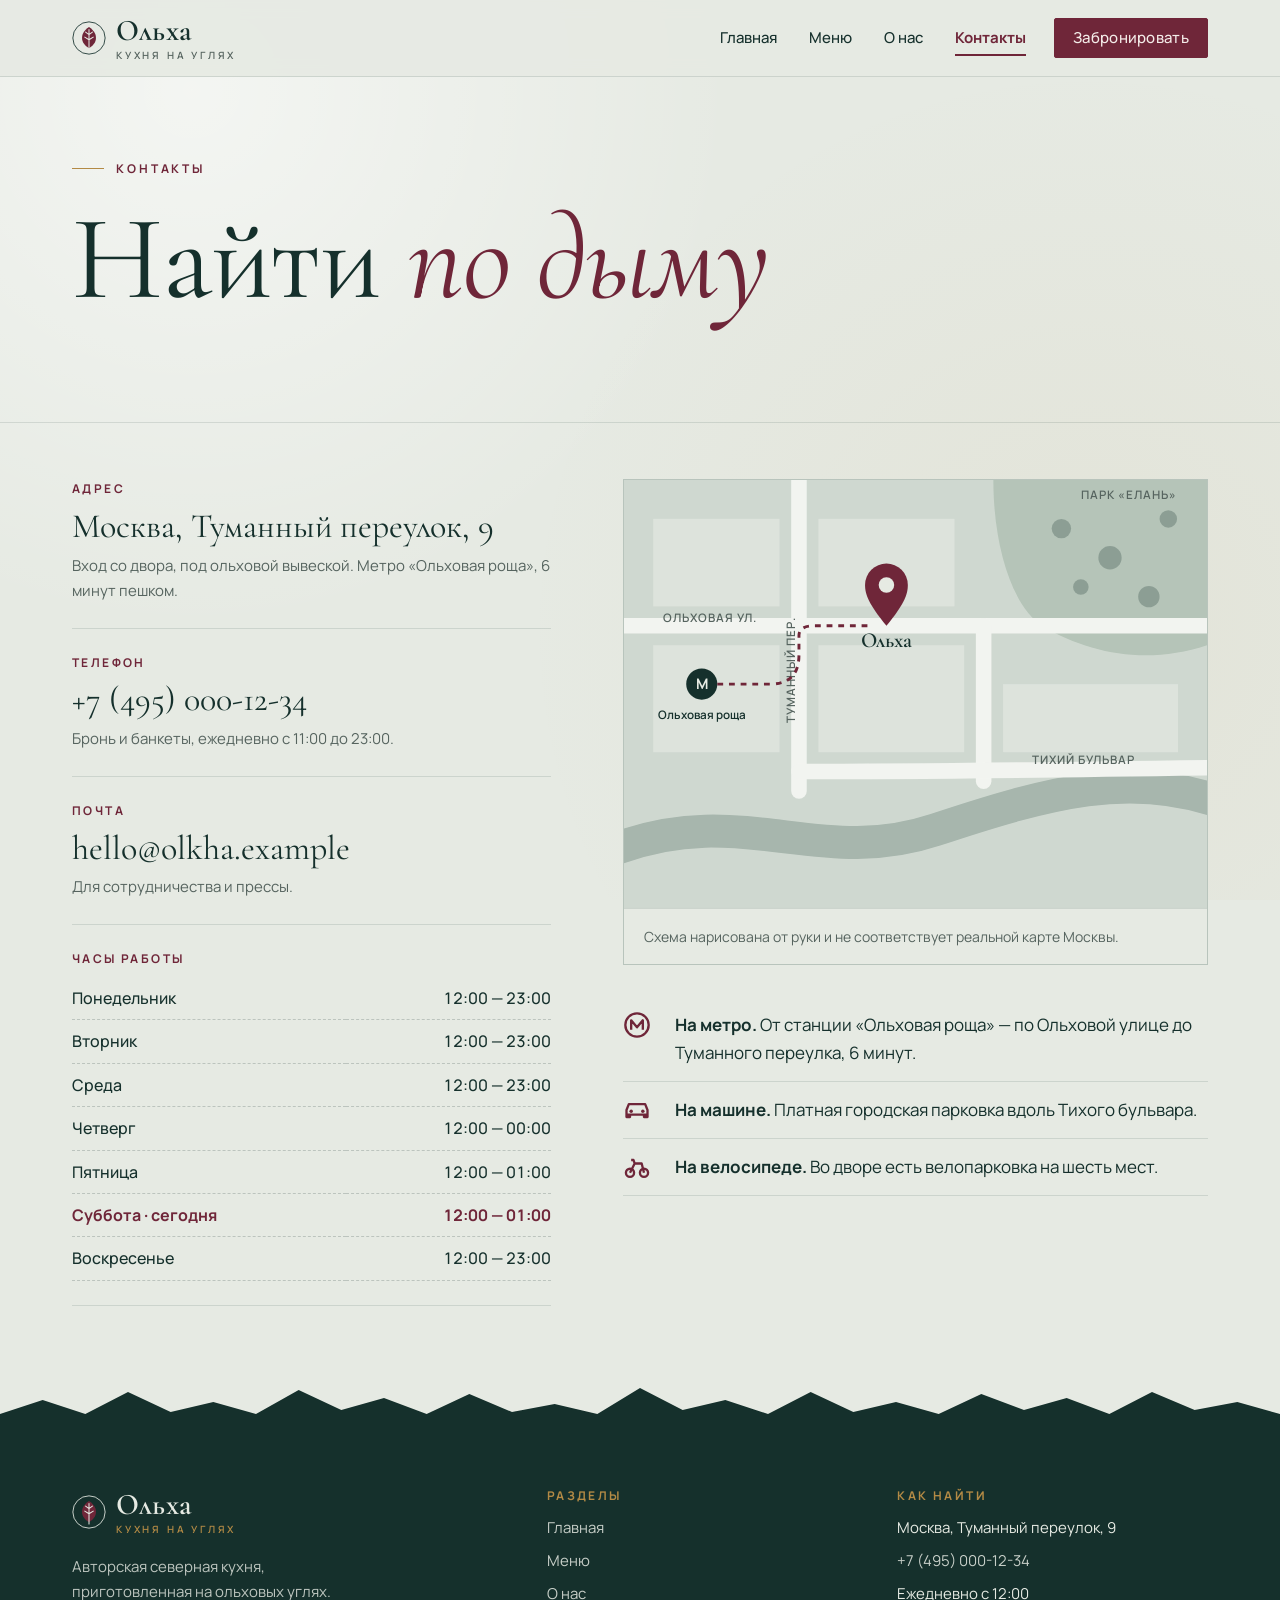
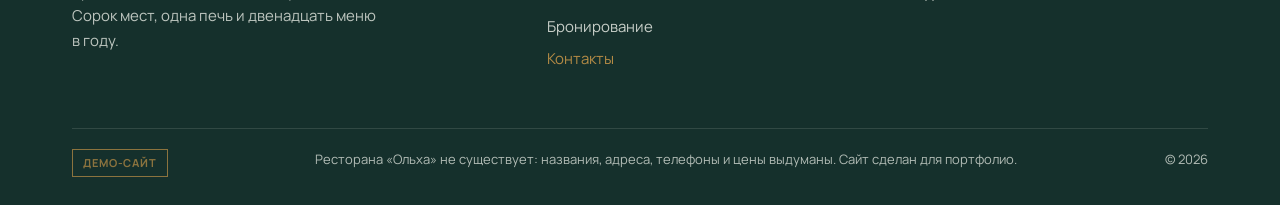
<file: 1-новые-многостраничные/restoran-olkha/contacts.html>
<!DOCTYPE html>
<html lang="ru">
<head>
  <meta charset="UTF-8">
  <meta name="viewport" content="width=device-width, initial-scale=1">
  <title>Контакты — Ольха · кухня на ольховых углях</title>
  <meta name="description" content="Адрес, телефон и часы работы ресторана «Ольха». Демо-сайт для портфолио.">
  <meta name="theme-color" content="#15302c">

  <link rel="preconnect" href="https://fonts.googleapis.com">
  <link rel="preconnect" href="https://fonts.gstatic.com" crossorigin>
  <link href="https://fonts.googleapis.com/css2?family=Cormorant+Garamond:ital,wght@0,400;0,500;0,600;1,400;1,500&family=Manrope:wght@400;500;600;700&display=swap" rel="stylesheet">

  <link rel="stylesheet" href="css/style.css">
  <link rel="icon" href="data:image/svg+xml,%3Csvg xmlns='http://www.w3.org/2000/svg' viewBox='0 0 40 40'%3E%3Ccircle cx='20' cy='20' r='20' fill='%2315302c'/%3E%3Cpath d='M20 7c6 4 9 9 8 15-1 5-5 8-8 10-3-2-7-5-8-10-1-6 2-11 8-15z' fill='%236f2639'/%3E%3C/svg%3E">
</head>
<body>

  <!-- ===================== ШАПКА ===================== -->
  <a class="skip-link" href="#main">Перейти к содержимому</a>
  <header class="site-header">
    <div class="wrap header-inner">
      <a class="logo" href="index.html" aria-label="Ольха — на главную">
        <svg viewBox="0 0 40 40" aria-hidden="true">
          <circle cx="20" cy="20" r="19" fill="none" stroke="currentColor" stroke-width="1"/>
          <path d="M20 7c6 4 9 9 8 15-1 5-5 8-8 10-3-2-7-5-8-10-1-6 2-11 8-15z" fill="#6f2639"/>
          <path d="M20 10v24M20 16l-4-3M20 16l4-3M20 22l-5-3M20 22l5-3" stroke="#e6eae3" stroke-width="1.2" fill="none" stroke-linecap="round"/>
        </svg>
        <span class="logo-text">Ольха<small>кухня на углях</small></span>
      </a>

      <button class="nav-toggle" type="button" aria-expanded="false" aria-controls="site-nav">
        <span class="nav-toggle-bars" aria-hidden="true"></span>
        Меню
      </button>

      <nav class="site-nav" id="site-nav" aria-label="Основная навигация">
        <ul class="nav-list">
          <li><a href="index.html">Главная</a></li>
          <li><a href="menu.html">Меню</a></li>
          <li><a href="about.html">О нас</a></li>
          <li><a href="contacts.html" aria-current="page">Контакты</a></li>
          <li class="nav-cta"><a class="btn btn--small" href="booking.html">Забронировать</a></li>
        </ul>
      </nav>
    </div>
  </header>

  <main id="main">

    <section class="page-hero">
      <div class="wrap">
        <p class="eyebrow">Контакты</p>
        <h1>Найти <em>по дыму</em></h1>
      </div>
    </section>

    <div class="wrap contacts-grid">

      <!-- ===================== КОНТАКТЫ =====================
           Все данные выдуманные — замените на свои. -->
      <div>
        <div class="contact-block">
          <div class="contact-label">Адрес</div>
          <p class="contact-value">Москва, Туманный переулок, 9</p>
          <p class="contact-sub">Вход со двора, под ольховой вывеской. Метро «Ольховая роща», 6 минут пешком.</p>
        </div>
        <div class="contact-block">
          <div class="contact-label">Телефон</div>
          <p class="contact-value"><a href="tel:+74950001234">+7 (495) 000-12-34</a></p>
          <p class="contact-sub">Бронь и банкеты, ежедневно с 11:00 до 23:00.</p>
        </div>
        <div class="contact-block">
          <div class="contact-label">Почта</div>
          <p class="contact-value"><a href="mailto:hello@olkha.example">hello@olkha.example</a></p>
          <p class="contact-sub">Для сотрудничества и прессы.</p>
        </div>
        <div class="contact-block">
          <div class="contact-label">Часы работы</div>
          <!-- data-day: 1 — понедельник … 6 — суббота, 0 — воскресенье.
               Сегодняшний день подсветит скрипт. -->
          <table class="hours">
            <caption class="visually-hidden">Часы работы ресторана</caption>
            <tbody>
              <tr data-day="1"><th scope="row">Понедельник</th><td>12:00 — 23:00</td></tr>
              <tr data-day="2"><th scope="row">Вторник</th><td>12:00 — 23:00</td></tr>
              <tr data-day="3"><th scope="row">Среда</th><td>12:00 — 23:00</td></tr>
              <tr data-day="4"><th scope="row">Четверг</th><td>12:00 — 00:00</td></tr>
              <tr data-day="5"><th scope="row">Пятница</th><td>12:00 — 01:00</td></tr>
              <tr data-day="6"><th scope="row">Суббота</th><td>12:00 — 01:00</td></tr>
              <tr data-day="0"><th scope="row">Воскресенье</th><td>12:00 — 23:00</td></tr>
            </tbody>
          </table>
        </div>
      </div>

      <!-- ===================== НАРИСОВАННАЯ КАРТА ===================== -->
      <div>
        <figure class="map" style="margin:0">
          <svg viewBox="0 0 600 440" role="img" aria-labelledby="map-title">
            <title id="map-title">Схема проезда: ресторан на Туманном переулке, рядом с метро «Ольховая роща» и Тихим бульваром</title>
            <rect width="600" height="440" fill="#cfd8d0"/>
            <!-- парк -->
            <path d="M380 0h220v170c-60 20-120 10-170-20-30-20-50-80-50-150z" fill="#b5c4b8"/>
            <g fill="#15302c" opacity=".25">
              <circle cx="450" cy="50" r="10"/><circle cx="500" cy="80" r="12"/><circle cx="560" cy="40" r="9"/>
              <circle cx="540" cy="120" r="11"/><circle cx="470" cy="110" r="8"/>
            </g>
            <!-- река -->
            <path d="M-10 380 C120 330 200 400 320 360 S520 300 610 330" fill="none" stroke="#a7b6ad" stroke-width="34"/>
            <!-- кварталы -->
            <g fill="#dde3dc">
              <rect x="30" y="40" width="130" height="90"/>
              <rect x="200" y="40" width="140" height="90"/>
              <rect x="30" y="170" width="130" height="110"/>
              <rect x="200" y="170" width="150" height="110"/>
              <rect x="390" y="210" width="180" height="70"/>
            </g>
            <!-- улицы -->
            <g stroke="#f2f4f0" stroke-width="16" fill="none" stroke-linecap="round">
              <path d="M0 150H600"/>
              <path d="M180 0V320"/>
              <path d="M370 150V310"/>
              <path d="M180 300C260 300 320 300 600 296"/>
            </g>
            <!-- подписи улиц (выдуманные) -->
            <g font-family="Manrope, sans-serif" font-size="12" font-weight="600" fill="#56645f" letter-spacing="1">
              <text x="40" y="146">ОЛЬХОВАЯ УЛ.</text>
              <text x="176" y="250" transform="rotate(-90 176 250)">ТУМАННЫЙ ПЕР.</text>
              <text x="420" y="292">ТИХИЙ БУЛЬВАР</text>
              <text x="470" y="20">ПАРК «ЕЛАНЬ»</text>
            </g>
            <!-- метро -->
            <g transform="translate(80 210)">
              <circle r="16" fill="#15302c"/>
              <text y="5" text-anchor="middle" font-family="Manrope, sans-serif" font-size="15" font-weight="700" fill="#e6eae3">М</text>
              <text x="0" y="36" text-anchor="middle" font-family="Manrope, sans-serif" font-size="12" font-weight="600" fill="#15302c">Ольховая роща</text>
            </g>
            <!-- пунктир маршрута от метро -->
            <path d="M96 210H150Q180 210 180 180V160Q180 150 196 150H252" fill="none" stroke="#6f2639" stroke-width="3" stroke-dasharray="6 6"/>
            <!-- метка ресторана -->
            <g transform="translate(270 150)">
              <g class="map-pin">
                <path d="M0 0C-18-22-22-32-22-42a22 22 0 0 1 44 0c0 10-4 20-22 42z" fill="#6f2639"/>
                <circle cy="-42" r="8" fill="#e6eae3"/>
              </g>
              <text x="0" y="22" text-anchor="middle" font-family="Cormorant Garamond, serif" font-size="22" font-weight="600" fill="#15302c">Ольха</text>
            </g>
          </svg>
          <figcaption class="map-caption">Схема нарисована от руки и не соответствует реальной карте Москвы.</figcaption>
        </figure>

        <ul class="route">
          <li>
            <svg viewBox="0 0 24 24" aria-hidden="true"><circle cx="12" cy="12" r="10" fill="none" stroke="currentColor" stroke-width="2"/><path d="M7 16V8l5 6 5-6v8" fill="none" stroke="currentColor" stroke-width="2" stroke-linejoin="round"/></svg>
            <div><strong>На метро.</strong> От станции «Ольховая роща» — по Ольховой улице до Туманного переулка, 6 минут.</div>
          </li>
          <li>
            <svg viewBox="0 0 24 24" aria-hidden="true"><path d="M3 16v-4l2-5h14l2 5v4z M3 16v2h3v-2M18 16v2h3v-2" fill="none" stroke="currentColor" stroke-width="2" stroke-linejoin="round"/><circle cx="7" cy="13" r="1.5" fill="currentColor"/><circle cx="17" cy="13" r="1.5" fill="currentColor"/></svg>
            <div><strong>На машине.</strong> Платная городская парковка вдоль Тихого бульвара.</div>
          </li>
          <li>
            <svg viewBox="0 0 24 24" aria-hidden="true"><circle cx="6" cy="17" r="3.5" fill="none" stroke="currentColor" stroke-width="2"/><circle cx="18" cy="17" r="3.5" fill="none" stroke="currentColor" stroke-width="2"/><path d="M6 17l4-8h6l2 8M10 9l-1-3H7" fill="none" stroke="currentColor" stroke-width="2" stroke-linejoin="round"/></svg>
            <div><strong>На велосипеде.</strong> Во дворе есть велопарковка на шесть мест.</div>
          </li>
        </ul>
      </div>
    </div>

  </main>

  <!-- ===================== ПОДВАЛ ===================== -->
  <footer class="site-footer">
    <svg class="footer-edge" viewBox="0 0 1200 40" preserveAspectRatio="none" aria-hidden="true">
      <path fill="currentColor" d="M0 40V28L40 14L80 28L120 6L160 26L200 16L240 28L280 4L320 24L360 12L400 28L440 8L480 26L520 18L560 28L600 2L640 24L680 14L720 28L760 6L800 26L840 16L880 28L920 8L960 24L1000 12L1040 28L1080 6L1120 24L1160 16L1200 28V40Z"/>
    </svg>
    <div class="wrap">
      <div class="footer-grid">
        <div>
          <a class="logo" href="index.html" aria-label="Ольха — на главную">
            <svg viewBox="0 0 40 40" aria-hidden="true">
              <circle cx="20" cy="20" r="19" fill="none" stroke="currentColor" stroke-width="1"/>
              <path d="M20 7c6 4 9 9 8 15-1 5-5 8-8 10-3-2-7-5-8-10-1-6 2-11 8-15z" fill="#6f2639"/>
              <path d="M20 10v24M20 16l-4-3M20 16l4-3M20 22l-5-3M20 22l5-3" stroke="#e6eae3" stroke-width="1.2" fill="none" stroke-linecap="round"/>
            </svg>
            <span class="logo-text">Ольха<small>кухня на углях</small></span>
          </a>
          <p class="footer-about">Авторская северная кухня, приготовленная на ольховых углях. Сорок мест, одна печь и двенадцать меню в году.</p>
        </div>
        <div>
          <h2 class="footer-title">Разделы</h2>
          <ul class="footer-list">
            <li><a href="index.html">Главная</a></li>
            <li><a href="menu.html">Меню</a></li>
            <li><a href="about.html">О нас</a></li>
            <li><a href="booking.html">Бронирование</a></li>
            <li><a href="contacts.html" aria-current="page">Контакты</a></li>
          </ul>
        </div>
        <div>
          <h2 class="footer-title">Как найти</h2>
          <ul class="footer-list">
            <li>Москва, Туманный переулок, 9</li>
            <li><a href="tel:+74950001234">+7 (495) 000-12-34</a></li>
            <li>Ежедневно с 12:00</li>
          </ul>
        </div>
      </div>
      <div class="footer-bottom">
        <span class="demo-badge">Демо-сайт</span>
        <span>Ресторана «Ольха» не существует: названия, адреса, телефоны и цены выдуманы. Сайт сделан для портфолио.</span>
        <span>© <span data-year>2026</span></span>
      </div>
    </div>
  </footer>

  <script src="js/main.js"></script>
</body>
</html>
</file>
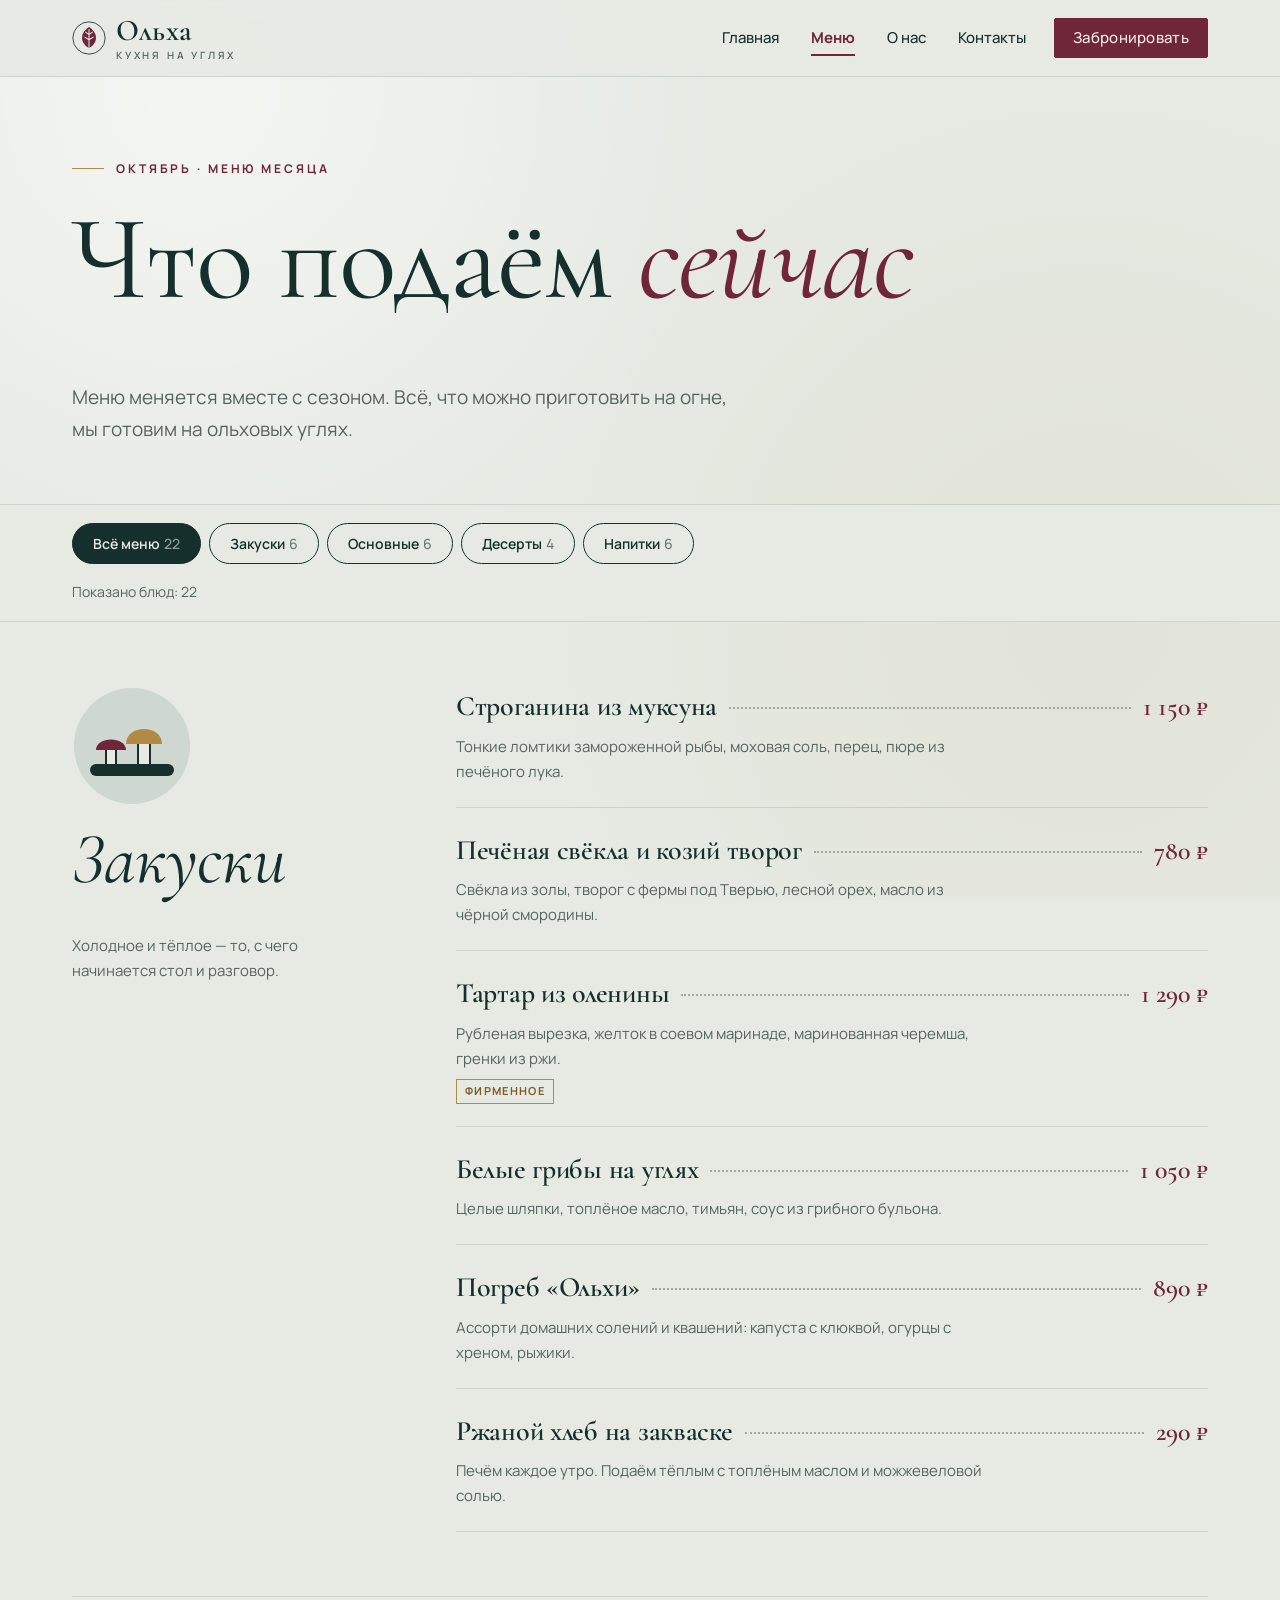
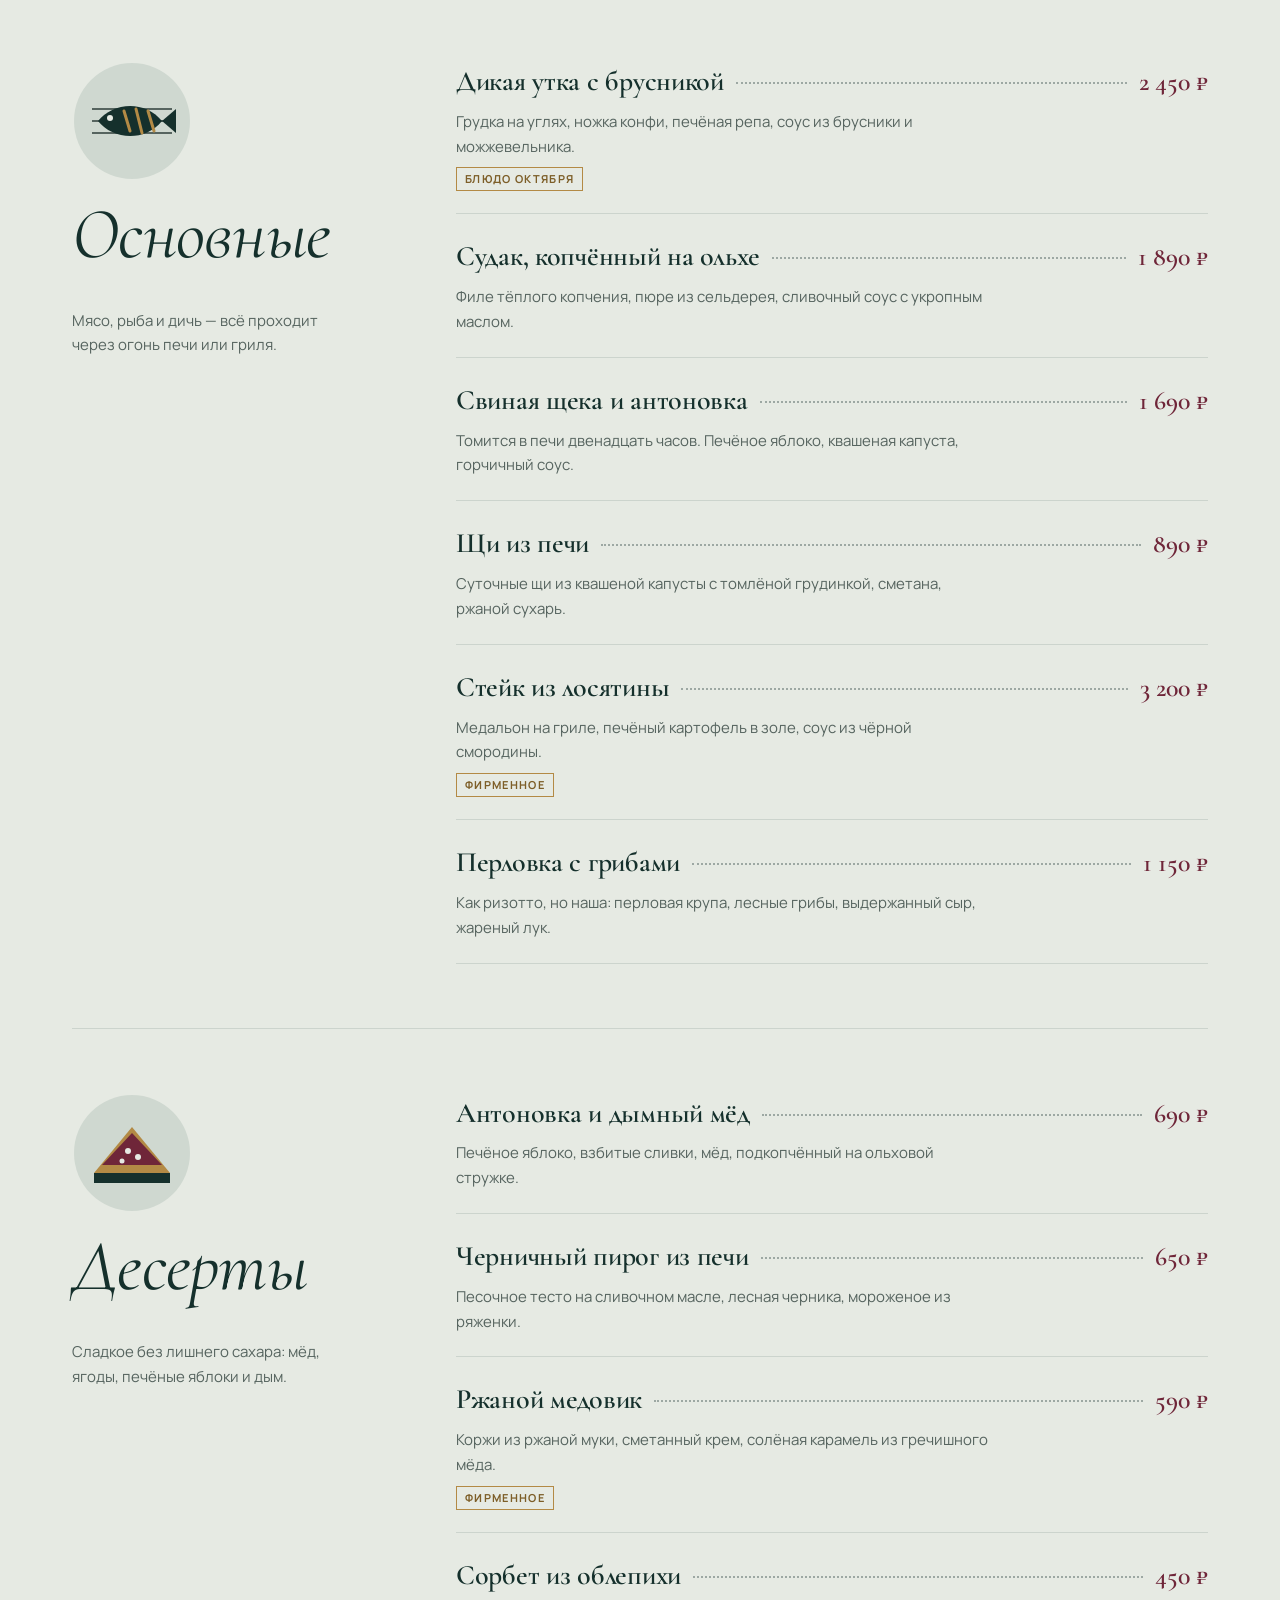
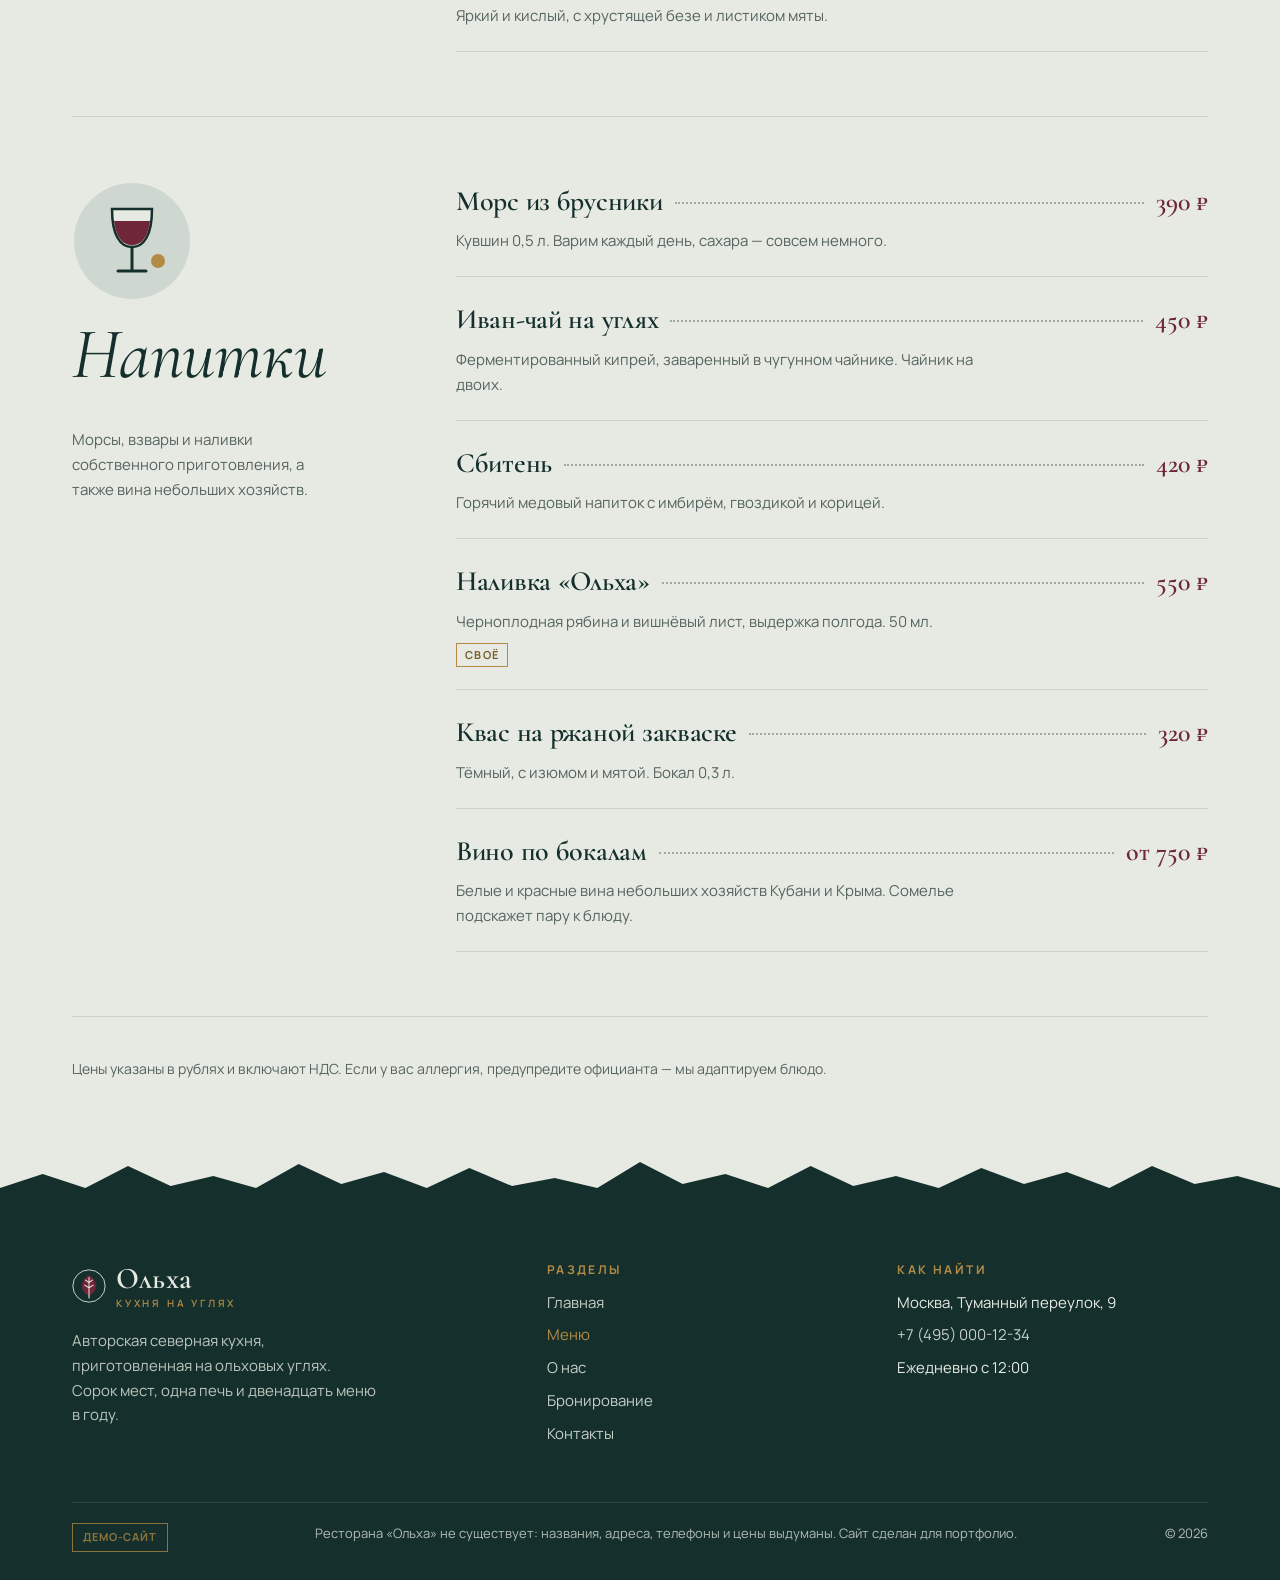
<file: 1-новые-многостраничные/restoran-olkha/menu.html>
<!DOCTYPE html>
<html lang="ru">
<head>
  <meta charset="UTF-8">
  <meta name="viewport" content="width=device-width, initial-scale=1">
  <title>Меню — Ольха · кухня на ольховых углях</title>
  <meta name="description" content="Меню ресторана «Ольха»: закуски, основные блюда, десерты и напитки. Демо-сайт для портфолио.">
  <meta name="theme-color" content="#15302c">

  <link rel="preconnect" href="https://fonts.googleapis.com">
  <link rel="preconnect" href="https://fonts.gstatic.com" crossorigin>
  <link href="https://fonts.googleapis.com/css2?family=Cormorant+Garamond:ital,wght@0,400;0,500;0,600;1,400;1,500&family=Manrope:wght@400;500;600;700&display=swap" rel="stylesheet">

  <link rel="stylesheet" href="css/style.css">
  <link rel="icon" href="data:image/svg+xml,%3Csvg xmlns='http://www.w3.org/2000/svg' viewBox='0 0 40 40'%3E%3Ccircle cx='20' cy='20' r='20' fill='%2315302c'/%3E%3Cpath d='M20 7c6 4 9 9 8 15-1 5-5 8-8 10-3-2-7-5-8-10-1-6 2-11 8-15z' fill='%236f2639'/%3E%3C/svg%3E">
</head>
<body>

  <!-- ===================== ШАПКА ===================== -->
  <a class="skip-link" href="#main">Перейти к содержимому</a>
  <header class="site-header">
    <div class="wrap header-inner">
      <a class="logo" href="index.html" aria-label="Ольха — на главную">
        <svg viewBox="0 0 40 40" aria-hidden="true">
          <circle cx="20" cy="20" r="19" fill="none" stroke="currentColor" stroke-width="1"/>
          <path d="M20 7c6 4 9 9 8 15-1 5-5 8-8 10-3-2-7-5-8-10-1-6 2-11 8-15z" fill="#6f2639"/>
          <path d="M20 10v24M20 16l-4-3M20 16l4-3M20 22l-5-3M20 22l5-3" stroke="#e6eae3" stroke-width="1.2" fill="none" stroke-linecap="round"/>
        </svg>
        <span class="logo-text">Ольха<small>кухня на углях</small></span>
      </a>

      <button class="nav-toggle" type="button" aria-expanded="false" aria-controls="site-nav">
        <span class="nav-toggle-bars" aria-hidden="true"></span>
        Меню
      </button>

      <nav class="site-nav" id="site-nav" aria-label="Основная навигация">
        <ul class="nav-list">
          <li><a href="index.html">Главная</a></li>
          <li><a href="menu.html" aria-current="page">Меню</a></li>
          <li><a href="about.html">О нас</a></li>
          <li><a href="contacts.html">Контакты</a></li>
          <li class="nav-cta"><a class="btn btn--small" href="booking.html">Забронировать</a></li>
        </ul>
      </nav>
    </div>
  </header>

  <main id="main">

    <section class="page-hero">
      <div class="wrap">
        <p class="eyebrow">Октябрь · меню месяца</p>
        <h1>Что подаём <em>сейчас</em></h1>
        <p class="lead">Меню меняется вместе с сезоном. Всё, что можно приготовить на огне, мы готовим на ольховых углях.</p>
      </div>
    </section>

    <!-- ===================== ФИЛЬТР =====================
         data-filter у кнопки должен совпадать с data-category у раздела.
         Число блюд на кнопках скрипт посчитает сам. -->
    <div class="menu-filter">
      <div class="wrap">
        <ul class="filter-list" aria-label="Категории меню">
          <li><button class="filter-btn" type="button" data-filter="all" aria-pressed="true"><span class="filter-name">Всё меню</span><span class="filter-count"></span></button></li>
          <li><button class="filter-btn" type="button" data-filter="starters" aria-pressed="false"><span class="filter-name">Закуски</span><span class="filter-count"></span></button></li>
          <li><button class="filter-btn" type="button" data-filter="mains" aria-pressed="false"><span class="filter-name">Основные</span><span class="filter-count"></span></button></li>
          <li><button class="filter-btn" type="button" data-filter="desserts" aria-pressed="false"><span class="filter-name">Десерты</span><span class="filter-count"></span></button></li>
          <li><button class="filter-btn" type="button" data-filter="drinks" aria-pressed="false"><span class="filter-name">Напитки</span><span class="filter-count"></span></button></li>
        </ul>
        <p class="menu-status" id="menu-status" role="status" aria-live="polite"></p>
      </div>
    </div>

    <div class="wrap">

      <!-- ===================== ЗАКУСКИ =====================
           Чтобы добавить блюдо — скопируйте целиком блок <li class="dish">…</li>.
           Цена — внутри <span class="dish-price">. -->
      <section class="menu-section" data-category="starters" aria-labelledby="cat-starters">
        <div class="menu-section-head">
          <!-- Рисунок: грибы на доске -->
          <svg viewBox="0 0 120 120" aria-hidden="true">
            <circle cx="60" cy="60" r="58" fill="#cfd8d0"/>
            <rect x="18" y="78" width="84" height="12" rx="6" fill="#15302c"/>
            <path d="M34 78v-16h10v16" fill="#e6eae3" stroke="#15302c" stroke-width="2"/>
            <path d="M24 64c0-14 30-14 30 0z" fill="#6f2639"/>
            <path d="M66 78v-22h12v22" fill="#e6eae3" stroke="#15302c" stroke-width="2"/>
            <path d="M54 58c0-20 36-20 36 0z" fill="#b38a45"/>
          </svg>
          <h2 id="cat-starters">Закуски</h2>
          <p>Холодное и тёплое — то, с чего начинается стол и разговор.</p>
        </div>
        <ul class="dish-list">
          <li class="dish">
            <div class="dish-head"><h3 class="dish-name">Строганина из муксуна</h3><span class="dish-dots" aria-hidden="true"></span><span class="dish-price">1&nbsp;150&nbsp;₽</span></div>
            <p class="dish-desc">Тонкие ломтики замороженной рыбы, моховая соль, перец, пюре из печёного лука.</p>
          </li>
          <li class="dish">
            <div class="dish-head"><h3 class="dish-name">Печёная свёкла и козий творог</h3><span class="dish-dots" aria-hidden="true"></span><span class="dish-price">780&nbsp;₽</span></div>
            <p class="dish-desc">Свёкла из золы, творог с фермы под Тверью, лесной орех, масло из чёрной смородины.</p>
          </li>
          <li class="dish">
            <div class="dish-head"><h3 class="dish-name">Тартар из оленины</h3><span class="dish-dots" aria-hidden="true"></span><span class="dish-price">1&nbsp;290&nbsp;₽</span></div>
            <p class="dish-desc">Рубленая вырезка, желток в соевом маринаде, маринованная черемша, гренки из ржи.</p>
            <span class="dish-tag">Фирменное</span>
          </li>
          <li class="dish">
            <div class="dish-head"><h3 class="dish-name">Белые грибы на углях</h3><span class="dish-dots" aria-hidden="true"></span><span class="dish-price">1&nbsp;050&nbsp;₽</span></div>
            <p class="dish-desc">Целые шляпки, топлёное масло, тимьян, соус из грибного бульона.</p>
          </li>
          <li class="dish">
            <div class="dish-head"><h3 class="dish-name">Погреб «Ольхи»</h3><span class="dish-dots" aria-hidden="true"></span><span class="dish-price">890&nbsp;₽</span></div>
            <p class="dish-desc">Ассорти домашних солений и квашений: капуста с клюквой, огурцы с хреном, рыжики.</p>
          </li>
          <li class="dish">
            <div class="dish-head"><h3 class="dish-name">Ржаной хлеб на закваске</h3><span class="dish-dots" aria-hidden="true"></span><span class="dish-price">290&nbsp;₽</span></div>
            <p class="dish-desc">Печём каждое утро. Подаём тёплым с топлёным маслом и можжевеловой солью.</p>
          </li>
        </ul>
      </section>

      <!-- ===================== ОСНОВНЫЕ ===================== -->
      <section class="menu-section" data-category="mains" aria-labelledby="cat-mains">
        <div class="menu-section-head">
          <!-- Рисунок: рыба на решётке -->
          <svg viewBox="0 0 120 120" aria-hidden="true">
            <circle cx="60" cy="60" r="58" fill="#cfd8d0"/>
            <path d="M20 48h80M20 60h80M20 72h80" stroke="#56645f" stroke-width="2"/>
            <path d="M26 60c14-18 46-22 64 0-18 22-50 18-64 0z" fill="#15302c"/>
            <path d="M90 60l14-12v24z" fill="#15302c"/>
            <circle cx="38" cy="57" r="3" fill="#e6eae3"/>
            <path d="M52 50l6 20M64 48l6 24M76 50l6 20" stroke="#b38a45" stroke-width="3" stroke-linecap="round"/>
          </svg>
          <h2 id="cat-mains">Основные</h2>
          <p>Мясо, рыба и дичь — всё проходит через огонь печи или гриля.</p>
        </div>
        <ul class="dish-list">
          <li class="dish">
            <div class="dish-head"><h3 class="dish-name">Дикая утка с брусникой</h3><span class="dish-dots" aria-hidden="true"></span><span class="dish-price">2&nbsp;450&nbsp;₽</span></div>
            <p class="dish-desc">Грудка на углях, ножка конфи, печёная репа, соус из брусники и можжевельника.</p>
            <span class="dish-tag">Блюдо октября</span>
          </li>
          <li class="dish">
            <div class="dish-head"><h3 class="dish-name">Судак, копчённый на ольхе</h3><span class="dish-dots" aria-hidden="true"></span><span class="dish-price">1&nbsp;890&nbsp;₽</span></div>
            <p class="dish-desc">Филе тёплого копчения, пюре из сельдерея, сливочный соус с укропным маслом.</p>
          </li>
          <li class="dish">
            <div class="dish-head"><h3 class="dish-name">Свиная щека и антоновка</h3><span class="dish-dots" aria-hidden="true"></span><span class="dish-price">1&nbsp;690&nbsp;₽</span></div>
            <p class="dish-desc">Томится в печи двенадцать часов. Печёное яблоко, квашеная капуста, горчичный соус.</p>
          </li>
          <li class="dish">
            <div class="dish-head"><h3 class="dish-name">Щи из печи</h3><span class="dish-dots" aria-hidden="true"></span><span class="dish-price">890&nbsp;₽</span></div>
            <p class="dish-desc">Суточные щи из квашеной капусты с томлёной грудинкой, сметана, ржаной сухарь.</p>
          </li>
          <li class="dish">
            <div class="dish-head"><h3 class="dish-name">Стейк из лосятины</h3><span class="dish-dots" aria-hidden="true"></span><span class="dish-price">3&nbsp;200&nbsp;₽</span></div>
            <p class="dish-desc">Медальон на гриле, печёный картофель в золе, соус из чёрной смородины.</p>
            <span class="dish-tag">Фирменное</span>
          </li>
          <li class="dish">
            <div class="dish-head"><h3 class="dish-name">Перловка с грибами</h3><span class="dish-dots" aria-hidden="true"></span><span class="dish-price">1&nbsp;150&nbsp;₽</span></div>
            <p class="dish-desc">Как ризотто, но наша: перловая крупа, лесные грибы, выдержанный сыр, жареный лук.</p>
          </li>
        </ul>
      </section>

      <!-- ===================== ДЕСЕРТЫ ===================== -->
      <section class="menu-section" data-category="desserts" aria-labelledby="cat-desserts">
        <div class="menu-section-head">
          <!-- Рисунок: кусок ягодного пирога -->
          <svg viewBox="0 0 120 120" aria-hidden="true">
            <circle cx="60" cy="60" r="58" fill="#cfd8d0"/>
            <path d="M22 80L60 34 98 80z" fill="#b38a45"/>
            <path d="M30 72L60 40 90 72z" fill="#6f2639"/>
            <rect x="22" y="80" width="76" height="10" fill="#15302c"/>
            <circle cx="56" cy="58" r="3" fill="#e6eae3"/><circle cx="66" cy="64" r="3" fill="#e6eae3"/><circle cx="50" cy="68" r="2.5" fill="#e6eae3"/>
          </svg>
          <h2 id="cat-desserts">Десерты</h2>
          <p>Сладкое без лишнего сахара: мёд, ягоды, печёные яблоки и дым.</p>
        </div>
        <ul class="dish-list">
          <li class="dish">
            <div class="dish-head"><h3 class="dish-name">Антоновка и дымный мёд</h3><span class="dish-dots" aria-hidden="true"></span><span class="dish-price">690&nbsp;₽</span></div>
            <p class="dish-desc">Печёное яблоко, взбитые сливки, мёд, подкопчённый на ольховой стружке.</p>
          </li>
          <li class="dish">
            <div class="dish-head"><h3 class="dish-name">Черничный пирог из печи</h3><span class="dish-dots" aria-hidden="true"></span><span class="dish-price">650&nbsp;₽</span></div>
            <p class="dish-desc">Песочное тесто на сливочном масле, лесная черника, мороженое из ряженки.</p>
          </li>
          <li class="dish">
            <div class="dish-head"><h3 class="dish-name">Ржаной медовик</h3><span class="dish-dots" aria-hidden="true"></span><span class="dish-price">590&nbsp;₽</span></div>
            <p class="dish-desc">Коржи из ржаной муки, сметанный крем, солёная карамель из гречишного мёда.</p>
            <span class="dish-tag">Фирменное</span>
          </li>
          <li class="dish">
            <div class="dish-head"><h3 class="dish-name">Сорбет из облепихи</h3><span class="dish-dots" aria-hidden="true"></span><span class="dish-price">450&nbsp;₽</span></div>
            <p class="dish-desc">Яркий и кислый, с хрустящей безе и листиком мяты.</p>
          </li>
        </ul>
      </section>

      <!-- ===================== НАПИТКИ ===================== -->
      <section class="menu-section" data-category="drinks" aria-labelledby="cat-drinks">
        <div class="menu-section-head">
          <!-- Рисунок: бокал и ягода -->
          <svg viewBox="0 0 120 120" aria-hidden="true">
            <circle cx="60" cy="60" r="58" fill="#cfd8d0"/>
            <path d="M40 28h40c0 26-8 38-20 38S40 54 40 28z" fill="#e6eae3" stroke="#15302c" stroke-width="2.5"/>
            <path d="M42 40h36c-2 16-8 24-18 24s-16-8-18-24z" fill="#6f2639"/>
            <path d="M60 66v22M46 90h28" stroke="#15302c" stroke-width="3" stroke-linecap="round"/>
            <circle cx="86" cy="80" r="7" fill="#b38a45"/>
          </svg>
          <h2 id="cat-drinks">Напитки</h2>
          <p>Морсы, взвары и наливки собственного приготовления, а также вина небольших хозяйств.</p>
        </div>
        <ul class="dish-list">
          <li class="dish">
            <div class="dish-head"><h3 class="dish-name">Морс из брусники</h3><span class="dish-dots" aria-hidden="true"></span><span class="dish-price">390&nbsp;₽</span></div>
            <p class="dish-desc">Кувшин 0,5 л. Варим каждый день, сахара — совсем немного.</p>
          </li>
          <li class="dish">
            <div class="dish-head"><h3 class="dish-name">Иван-чай на углях</h3><span class="dish-dots" aria-hidden="true"></span><span class="dish-price">450&nbsp;₽</span></div>
            <p class="dish-desc">Ферментированный кипрей, заваренный в чугунном чайнике. Чайник на двоих.</p>
          </li>
          <li class="dish">
            <div class="dish-head"><h3 class="dish-name">Сбитень</h3><span class="dish-dots" aria-hidden="true"></span><span class="dish-price">420&nbsp;₽</span></div>
            <p class="dish-desc">Горячий медовый напиток с имбирём, гвоздикой и корицей.</p>
          </li>
          <li class="dish">
            <div class="dish-head"><h3 class="dish-name">Наливка «Ольха»</h3><span class="dish-dots" aria-hidden="true"></span><span class="dish-price">550&nbsp;₽</span></div>
            <p class="dish-desc">Черноплодная рябина и вишнёвый лист, выдержка полгода. 50 мл.</p>
            <span class="dish-tag">Своё</span>
          </li>
          <li class="dish">
            <div class="dish-head"><h3 class="dish-name">Квас на ржаной закваске</h3><span class="dish-dots" aria-hidden="true"></span><span class="dish-price">320&nbsp;₽</span></div>
            <p class="dish-desc">Тёмный, с изюмом и мятой. Бокал 0,3 л.</p>
          </li>
          <li class="dish">
            <div class="dish-head"><h3 class="dish-name">Вино по бокалам</h3><span class="dish-dots" aria-hidden="true"></span><span class="dish-price">от&nbsp;750&nbsp;₽</span></div>
            <p class="dish-desc">Белые и красные вина небольших хозяйств Кубани и Крыма. Сомелье подскажет пару к блюду.</p>
          </li>
        </ul>
      </section>

      <p class="menu-note">Цены указаны в рублях и включают НДС. Если у вас аллергия, предупредите официанта — мы адаптируем блюдо.</p>
    </div>

  </main>

  <!-- ===================== ПОДВАЛ ===================== -->
  <footer class="site-footer">
    <svg class="footer-edge" viewBox="0 0 1200 40" preserveAspectRatio="none" aria-hidden="true">
      <path fill="currentColor" d="M0 40V28L40 14L80 28L120 6L160 26L200 16L240 28L280 4L320 24L360 12L400 28L440 8L480 26L520 18L560 28L600 2L640 24L680 14L720 28L760 6L800 26L840 16L880 28L920 8L960 24L1000 12L1040 28L1080 6L1120 24L1160 16L1200 28V40Z"/>
    </svg>
    <div class="wrap">
      <div class="footer-grid">
        <div>
          <a class="logo" href="index.html" aria-label="Ольха — на главную">
            <svg viewBox="0 0 40 40" aria-hidden="true">
              <circle cx="20" cy="20" r="19" fill="none" stroke="currentColor" stroke-width="1"/>
              <path d="M20 7c6 4 9 9 8 15-1 5-5 8-8 10-3-2-7-5-8-10-1-6 2-11 8-15z" fill="#6f2639"/>
              <path d="M20 10v24M20 16l-4-3M20 16l4-3M20 22l-5-3M20 22l5-3" stroke="#e6eae3" stroke-width="1.2" fill="none" stroke-linecap="round"/>
            </svg>
            <span class="logo-text">Ольха<small>кухня на углях</small></span>
          </a>
          <p class="footer-about">Авторская северная кухня, приготовленная на ольховых углях. Сорок мест, одна печь и двенадцать меню в году.</p>
        </div>
        <div>
          <h2 class="footer-title">Разделы</h2>
          <ul class="footer-list">
            <li><a href="index.html">Главная</a></li>
            <li><a href="menu.html" aria-current="page">Меню</a></li>
            <li><a href="about.html">О нас</a></li>
            <li><a href="booking.html">Бронирование</a></li>
            <li><a href="contacts.html">Контакты</a></li>
          </ul>
        </div>
        <div>
          <h2 class="footer-title">Как найти</h2>
          <ul class="footer-list">
            <li>Москва, Туманный переулок, 9</li>
            <li><a href="tel:+74950001234">+7 (495) 000-12-34</a></li>
            <li>Ежедневно с 12:00</li>
          </ul>
        </div>
      </div>
      <div class="footer-bottom">
        <span class="demo-badge">Демо-сайт</span>
        <span>Ресторана «Ольха» не существует: названия, адреса, телефоны и цены выдуманы. Сайт сделан для портфолио.</span>
        <span>© <span data-year>2026</span></span>
      </div>
    </div>
  </footer>

  <script src="js/main.js"></script>
</body>
</html>
</file>
<file: 1-новые-многостраничные/kofeinya-kobalt/css/style.css>
/* =========================================================
   «Кобальт» — обжарочная и эспрессо-бар (демо-сайт)
   Общий файл стилей для всех страниц.
   ---------------------------------------------------------
   1. Переменные: цвета, шрифты, скорости — меняйте здесь
   2. База, доступность, переходы между страницами
   3. Шапка и подвал
   4. Общие блоки и анимации появления
   5. Страницы: главная, меню, о нас, предзаказ, контакты
   ========================================================= */


/* =========================================================
   1. ПЕРЕМЕННЫЕ
   ========================================================= */
:root {
  /* --- Палитра (6 цветов) --- */
  --c-porcelain: #f1f2f6; /* фон: холодный белый фарфор */
  --c-glaze:     #d9dff6; /* светлая кобальтовая глазурь: плашки, подложки */
  --c-cobalt:    #1f3fd1; /* кобальт — главный акцент, кнопки, ссылки */
  --c-espresso:  #1a1310; /* эспрессо: текст и тёмные секции */
  --c-crema:     #e0a458; /* крема: тёплый второй акцент, мелкие детали */
  --c-ash:       #6b6870; /* подписи и второстепенный текст */

  /* Производные (обычно трогать не нужно) */
  --c-line:      rgba(26, 19, 16, .12);
  --c-on-dark:   #f1f2f6;
  --c-cobalt-dk: #142a9a; /* кобальт при наведении */

  /* --- Шрифты (Google Fonts, все с кириллицей) --- */
  --f-display: "Unbounded", "Arial Black", sans-serif;   /* крупные заголовки */
  --f-body:    "Onest", "Segoe UI", Arial, sans-serif;   /* текст */
  --f-accent:  "Playfair Display", Georgia, serif;       /* курсивные акценты */

  /* --- Размеры --- */
  --wrap: 1280px;
  --gutter: 16px;
  --header-h: 72px;
  --radius: 22px;

  /* --- Анимации --- */
  --ease-out: cubic-bezier(.16, 1, .3, 1);   /* «дорогое» мягкое торможение */
  --ease-io:  cubic-bezier(.65, 0, .35, 1);
  --t-fast: .25s;
  --t-med:  .6s;
  --t-slow: 1.1s;
}

@media (min-width: 768px) {
  :root { --gutter: 40px; }
}


/* =========================================================
   2. БАЗА И ДОСТУПНОСТЬ
   ========================================================= */
*, *::before, *::after { box-sizing: border-box; }

html { -webkit-text-size-adjust: 100%; }

body {
  margin: 0;
  background: var(--c-porcelain);
  color: var(--c-espresso);
  font: 400 17px/1.6 var(--f-body);
  overflow-x: hidden;
}

/* обрезаем повёрнутые бегущие строки по краю экрана;
   clip (а не hidden) не ломает «липкие» секции */
main { overflow-x: clip; }

img, svg { display: block; max-width: 100%; }
a { color: inherit; }
p { margin: 0 0 1em; }

h1, h2, h3 {
  font-family: var(--f-display);
  font-weight: 600;
  line-height: 1;
  letter-spacing: -.03em;
  margin: 0 0 .5em;
}

/* курсивный акцент внутри заголовков: <em> */
h1 em, h2 em, h3 em, .accent {
  font-family: var(--f-accent);
  font-style: italic;
  font-weight: 400;
  letter-spacing: -.01em;
  color: var(--c-cobalt);
}

::selection { background: var(--c-cobalt); color: #fff; }

/* Видимый фокус для клавиатуры */
:focus { outline: none; }
:focus-visible {
  outline: 3px solid var(--c-crema);
  outline-offset: 3px;
  border-radius: 6px;
}

.skip-link {
  position: absolute;
  left: var(--gutter);
  top: -100px;
  z-index: 200;
  padding: 10px 18px;
  border-radius: 999px;
  background: var(--c-cobalt);
  color: #fff;
  text-decoration: none;
}
.skip-link:focus { top: 12px; }

.visually-hidden {
  position: absolute !important;
  width: 1px; height: 1px;
  overflow: hidden;
  clip: rect(0 0 0 0);
  white-space: nowrap;
}

.wrap {
  width: 100%;
  max-width: var(--wrap);
  margin: 0 auto;
  padding: 0 var(--gutter);
}

/* Плавный переход между страницами (Chrome, Edge, Safari 18+).
   В остальных браузерах страницы просто открываются как обычно. */
@view-transition { navigation: auto; }
::view-transition-old(root) { animation: vt-out .35s var(--ease-io) both; }
::view-transition-new(root) { animation: vt-in .55s var(--ease-out) both; }
@keyframes vt-out { to { opacity: 0; transform: translateY(-16px); } }
@keyframes vt-in { from { opacity: 0; transform: translateY(24px); } }
/* логотип «перелетает» между страницами, а не мигает */
.logo { view-transition-name: logo; }

/* «Меньше движения»: выключаем все анимации и показываем финальное состояние */
@media (prefers-reduced-motion: reduce) {
  :root { --t-fast: 0s; --t-med: 0s; --t-slow: 0s; }
  *, *::before, *::after {
    animation-duration: .001ms !important;
    animation-iteration-count: 1 !important;
    transition-duration: .001ms !important;
    scroll-behavior: auto !important;
  }
  @view-transition { navigation: none; }
}


/* =========================================================
   3. ШАПКА
   Прячется при прокрутке вниз и возвращается при прокрутке
   вверх (класс .is-hidden ставит скрипт).
   ========================================================= */
.site-header {
  position: sticky;
  top: 0;
  z-index: 100;
  border-bottom: 1px solid transparent;
  transition: transform .5s var(--ease-out), border-color var(--t-fast);
}
/* матовое стекло — на псевдоэлементе, чтобы не ломать мобильное меню */
.site-header::before {
  content: "";
  position: absolute;
  inset: 0;
  z-index: -1;
  background: rgba(241, 242, 246, .82);
  backdrop-filter: blur(14px) saturate(1.4);
  -webkit-backdrop-filter: blur(14px) saturate(1.4);
}
.site-header.is-scrolled { border-bottom-color: var(--c-line); }
.site-header.is-hidden { transform: translateY(-100%); }

.header-inner {
  display: flex;
  align-items: center;
  justify-content: space-between;
  gap: 20px;
  min-height: var(--header-h);
}

.logo {
  display: inline-flex;
  align-items: center;
  gap: 10px;
  text-decoration: none;
  font-family: var(--f-display);
  font-weight: 800;
  font-size: 20px;
  letter-spacing: -.02em;
}
.logo svg { width: 36px; height: 36px; flex: none; transition: transform .8s var(--ease-out); }
.logo:hover svg { transform: rotate(180deg); }

.nav-list {
  display: flex;
  align-items: center;
  gap: 2px;
  list-style: none;
  margin: 0;
  padding: 4px;
  border-radius: 999px;
  background: rgba(217, 223, 246, .55);
}
.nav-list a {
  position: relative;
  display: block;
  padding: 9px 16px;
  border-radius: 999px;
  font-size: 15px;
  font-weight: 500;
  text-decoration: none;
  transition: background var(--t-fast), color var(--t-fast);
}
.nav-list a:hover { background: rgba(255,255,255,.8); }

/* Текущая страница — кобальтовая «таблетка» */
.nav-list a[aria-current="page"] {
  background: var(--c-cobalt);
  color: #fff;
}

.header-cta { flex: none; }

/* Бургер для телефона */
.nav-toggle {
  display: none;
  width: 48px; height: 48px;
  border: 0;
  border-radius: 50%;
  background: var(--c-espresso);
  color: var(--c-on-dark);
  cursor: pointer;
  position: relative;
}
.nav-toggle span,
.nav-toggle span::before {
  position: absolute;
  left: 15px;
  width: 18px; height: 2px;
  background: currentColor;
  content: "";
  transition: transform .4s var(--ease-out);
}
.nav-toggle span { top: 20px; }
.nav-toggle span::before { left: 0; top: 7px; }
.nav-toggle[aria-expanded="true"] span { transform: translateY(3.5px) rotate(45deg); }
.nav-toggle[aria-expanded="true"] span::before { transform: translateY(-7px) rotate(-90deg); }

@media (max-width: 960px) {
  .nav-toggle { display: block; flex: none; }
  .site-header .header-cta { display: none; }

  /* На телефоне меню — полноэкранная шторка */
  .site-nav {
    position: fixed;
    inset: var(--header-h) 0 0 0;
    background: var(--c-espresso);
    color: var(--c-on-dark);
    padding: 32px var(--gutter);
    clip-path: inset(0 0 100% 0);
    visibility: hidden;
    transition: clip-path .7s var(--ease-out), visibility 0s .7s;
  }
  .site-nav.is-open {
    clip-path: inset(0 0 0 0);
    visibility: visible;
    transition: clip-path .7s var(--ease-out), visibility 0s;
  }
  .nav-list {
    flex-direction: column;
    align-items: stretch;
    background: none;
    padding: 0;
    gap: 0;
  }
  .nav-list li {
    opacity: 0;
    transform: translateY(30px);
    transition: opacity .5s, transform .6s var(--ease-out);
  }
  .site-nav.is-open .nav-list li { opacity: 1; transform: none; }
  .site-nav.is-open .nav-list li:nth-child(2) { transition-delay: .06s; }
  .site-nav.is-open .nav-list li:nth-child(3) { transition-delay: .12s; }
  .site-nav.is-open .nav-list li:nth-child(4) { transition-delay: .18s; }
  .site-nav.is-open .nav-list li:nth-child(5) { transition-delay: .24s; }
  .nav-list a {
    padding: 14px 0;
    border-radius: 0;
    font-family: var(--f-display);
    font-size: clamp(30px, 9vw, 44px);
    font-weight: 600;
    border-bottom: 1px solid rgba(241,242,246,.12);
  }
  .nav-list a:hover { background: none; color: var(--c-crema); }
  .nav-list a[aria-current="page"] { background: none; color: var(--c-crema); }
  .nav-list a[aria-current="page"]::after { content: " ●"; font-size: .4em; vertical-align: middle; }
  body.nav-open { overflow: hidden; }
}


/* =========================================================
   ПОДВАЛ
   ========================================================= */
.site-footer {
  margin-top: 140px;
  background: var(--c-espresso);
  color: var(--c-on-dark);
  border-radius: 40px 40px 0 0;
  padding: 72px 0 28px;
  overflow: hidden;
  position: relative;
}
/* огромное слово на фоне подвала */
.footer-giant {
  font-family: var(--f-display);
  font-weight: 800;
  font-size: clamp(64px, 19vw, 300px);
  line-height: .8;
  letter-spacing: -.06em;
  color: transparent;
  -webkit-text-stroke: 1px rgba(241,242,246,.18);
  margin: 48px 0 0;
  white-space: nowrap;
  user-select: none;
}
.footer-grid { display: grid; gap: 40px; }
@media (min-width: 800px) { .footer-grid { grid-template-columns: 1.5fr 1fr 1fr; } }

.footer-lead { font-family: var(--f-display); font-size: clamp(24px, 3vw, 36px); font-weight: 600; line-height: 1.1; letter-spacing: -.02em; max-width: 16ch; margin-bottom: 24px; }
.site-footer .accent { color: var(--c-crema); }
.footer-title { font:600 12px var(--f-body); letter-spacing: .2em; text-transform: uppercase; color: var(--c-crema); margin: 0 0 16px; }
.footer-list { list-style: none; margin: 0; padding: 0; }
.footer-list li { margin-bottom: 8px; }
.footer-list a { text-decoration: none; opacity: .8; transition: opacity var(--t-fast); }
.footer-list a:hover { opacity: 1; }
.footer-list a[aria-current="page"] { opacity: 1; color: var(--c-crema); }

.footer-bottom {
  display: flex;
  flex-wrap: wrap;
  align-items: center;
  justify-content: space-between;
  gap: 12px 24px;
  margin-top: 24px;
  padding-top: 20px;
  border-top: 1px solid rgba(241,242,246,.14);
  font-size: 13px;
  color: rgba(241,242,246,.65);
}
/* Пометка «Демо-сайт» — есть на каждой странице */
.demo-badge {
  display: inline-flex;
  align-items: center;
  gap: 8px;
  padding: 5px 12px;
  border-radius: 999px;
  background: var(--c-crema);
  color: var(--c-espresso);
  font-weight: 700;
  font-size: 11px;
  letter-spacing: .1em;
  text-transform: uppercase;
}


/* =========================================================
   4. ОБЩИЕ БЛОКИ
   ========================================================= */

/* Кнопка: при наведении снизу «наливается» второй цвет */
.btn {
  position: relative;
  display: inline-flex;
  align-items: center;
  justify-content: center;
  gap: 10px;
  min-height: 52px;
  padding: 14px 28px;
  border: 0;
  border-radius: 999px;
  background: var(--c-cobalt);
  color: #fff;
  font: 600 16px var(--f-body);
  text-decoration: none;
  cursor: pointer;
  overflow: hidden;
  isolation: isolate;
  transition: transform .4s var(--ease-out), color .4s;
}
.btn::before {
  content: "";
  position: absolute;
  inset: 0;
  z-index: -1;
  background: var(--c-espresso);
  border-radius: inherit;
  transform: translateY(101%);
  transition: transform .5s var(--ease-out);
}
.btn:hover::before { transform: translateY(0); }
.btn:active { transform: scale(.97); }
.btn .arrow { transition: transform .4s var(--ease-out); }
.btn:hover .arrow { transform: translateX(4px) rotate(-45deg); }

.btn--light { background: var(--c-porcelain); color: var(--c-espresso); }
.btn--light::before { background: var(--c-crema); }
.btn--ghost { background: transparent; color: var(--c-espresso); box-shadow: inset 0 0 0 1.5px var(--c-espresso); }
.btn--ghost:hover { color: #fff; }
.btn--small { min-height: 44px; padding: 10px 20px; font-size: 15px; }

/* «Магнитные» элементы смещает скрипт через --mx/--my */
.magnetic { transform: translate(var(--mx, 0), var(--my, 0)); }

.eyebrow {
  display: inline-flex;
  align-items: center;
  gap: 10px;
  font-size: 13px;
  font-weight: 600;
  letter-spacing: .18em;
  text-transform: uppercase;
  color: var(--c-ash);
  margin-bottom: 20px;
}
.eyebrow::before {
  content: "";
  width: 8px; height: 8px;
  border-radius: 50%;
  background: var(--c-cobalt);
  box-shadow: 0 0 0 4px var(--c-glaze);
}

.section { padding-top: 140px; }
.section-title { font-size: clamp(40px, 7vw, 96px); }
.lead { font-size: clamp(18px, 1.6vw, 21px); color: var(--c-ash); max-width: 52ch; }

/* Заголовок внутренних страниц */
.page-hero { padding: 80px 0 48px; }
.page-hero h1 { font-size: clamp(52px, 12vw, 170px); line-height: .9; letter-spacing: -.05em; }

/* --- Разбивка текста на буквы/слова (делает скрипт по data-split) --- */
.split-line { display: block; overflow: hidden; padding-bottom: .08em; margin-bottom: -.08em; }
.split-char,
.split-word {
  display: inline-block;
  transform: translateY(110%) rotate(6deg);
  transform-origin: left bottom;
  transition: transform 1s var(--ease-out);
  transition-delay: calc(var(--i, 0) * 35ms + var(--d, 0ms));
}
.word-mask { display: inline-block; overflow: hidden; vertical-align: top; padding-bottom: .1em; margin-bottom: -.1em; }
.split-word { transform: translateY(110%);transition-delay: calc(var(--i, 0) * 60ms + var(--d, 0ms)); }
.is-in .split-char,
.is-in .split-word { transform: none; }

/* --- Появление блоков при прокрутке --- */
[data-reveal] {
  opacity: 0;
  transform: translateY(50px);
  transition: opacity 1s var(--ease-out), transform 1.2s var(--ease-out), clip-path 1.2s var(--ease-out);
  transition-delay: var(--d, 0ms);
}
/* вариант: «шторка» снизу вверх */
[data-reveal="clip"] { opacity: 1; transform: none; clip-path: inset(100% 0 0 0 round var(--radius)); }
/* вариант: рост из маленького */
[data-reveal="scale"] { transform: scale(.85); }
[data-reveal].is-in { opacity: 1; transform: none; clip-path: inset(0 0 0 0 round var(--radius)); }

@media (prefers-reduced-motion: reduce) {
  .split-char, .split-word { transform: none; }
  [data-reveal] { opacity: 1; transform: none; clip-path: none; }
}


/* =========================================================
   5.1 ГЛАВНАЯ
   ========================================================= */
.hero {
  position: relative;
  min-height: calc(100svh - var(--header-h));
  display: flex;
  flex-direction: column;
  justify-content: center;
  padding: 40px 0 60px;
  overflow: hidden;
}
/* мягкое кобальтовое свечение, которое следует за курсором */
.hero-glow {
  position: absolute;
  left: 0; top: 0;
  width: 520px; height: 520px;
  margin: -260px 0 0 -260px;
  border-radius: 50%;
  background: radial-gradient(circle, rgba(31,63,209,.28), rgba(31,63,209,0) 65%);
  transform: translate(var(--gx, 70vw), var(--gy, 40vh));
  transition: transform 1.2s var(--ease-out);
  pointer-events: none;
  z-index: 0;
}
.hero > .wrap { position: relative; z-index: 2; }

.hero-title {
  position: relative;
  z-index: 2;
  font-size: clamp(44px, 13vw, 140px);
  font-weight: 800;
  line-height: .86;
  letter-spacing: -.065em;
  margin: 0 0 28px;
}
.hero-title .split-line:nth-child(2) { padding-left: .45em; }
.hero-title em { font-size: .62em; letter-spacing: -.02em; }

.hero-bottom { display: flex; flex-wrap: wrap; align-items: flex-end; gap: 24px 40px; }
.hero-text { font-size: clamp(18px, 1.5vw, 21px); color: var(--c-ash); max-width: 38ch; margin: 0; }
.hero-actions { display: flex; flex-wrap: wrap; gap: 12px; }

/* Иллюстрация: чашка с паром и парящие зёрна */
/* на широком экране чашка стоит справа, заголовок лежит поверх неё */
.hero-art {
  position: absolute;
  right: var(--gutter);
  top: 54%;
  translate: 0 -46%;
  width: min(34vw, 500px);
  aspect-ratio: 1;
  z-index: 1;
}
@media (max-width: 999px) {
  .hero-art { position: relative; right: auto; top: auto; translate: none; width: min(100%, 420px); margin: 48px auto 0; }
}
.hero-content { position: relative; z-index: 2; }
/* на широком экране заголовок и кнопки держатся левее чашки */
@media (min-width: 1000px) {
  .hero-title { font-size: clamp(80px, 9vw, 170px); }
  .hero-bottom { flex-direction: column; align-items: flex-start; }
}
.hero-bottom .btn { box-shadow: 0 10px 30px -10px rgba(31,63,209,.5); }
.hero-art > svg { width: 100%; height: 100%; overflow: visible; }

.cup-float { animation: float 6s ease-in-out infinite; transform-box: fill-box; transform-origin: center; }
@keyframes float { 0%,100% { transform: translateY(0); } 50% { transform: translateY(-14px); } }

/* пар: штрих «бежит» вверх и растворяется */
.steam path {
  fill: none;
  stroke: #fff;
  stroke-width: 6;
  stroke-linecap: round;
  stroke-dasharray: 60 140;
  opacity: .5;
  animation: steam 3.6s linear infinite;
}
.steam path:nth-child(2) { animation-delay: -1.2s; }
.steam path:nth-child(3) { animation-delay: -2.4s; }
@keyframes steam {
  from { stroke-dashoffset: 200; opacity: 0; }
  20% { opacity: .55; }
  to { stroke-dashoffset: 0; opacity: 0; }
}

/* зёрна: двигаются от курсора (скрипт, data-depth) и чуть вращаются */
.bean {
  position: absolute;
  width: var(--s, 48px);
  transform: translate(var(--px, 0), var(--py, 0)) rotate(var(--r, 0deg));
  transition: transform 1s var(--ease-out);
}
.bean svg { animation: bean-spin 14s linear infinite; }
@keyframes bean-spin { to { transform: rotate(360deg); } }

/* Круглый значок с бегущим по кругу текстом: вращается от прокрутки */
.badge {
  position: absolute;
  right: 4%;
  bottom: 2%;
  width: clamp(110px, 14vw, 150px);
  aspect-ratio: 1;
  border-radius: 50%;
  background: var(--c-espresso);
  color: var(--c-on-dark);
  display: grid;
  place-items: center;
  z-index: 2;
}
.badge svg { position: absolute; inset: 0; width: 100%; height: 100%; transform: rotate(var(--rot, 0deg)); animation: badge-spin 20s linear infinite; }
@keyframes badge-spin { to { rotate: 360deg; } }
.badge-core { font-family: var(--f-display); font-weight: 800; font-size: 28px; color: var(--c-crema); }

@media (prefers-reduced-motion: reduce) {
  .cup-float, .steam path, .bean svg, .badge svg { animation: none; }
  .steam path { stroke-dasharray: none; opacity: .35; }
  .hero-glow { display: none; }
}

/* Бегущая строка: при быстрой прокрутке ускоряется и наклоняется */
.marquee {
  overflow: hidden;
  background: var(--c-cobalt);
  color: #fff;
  padding: 22px 0;
  transform: rotate(-2deg) scale(1.04);
  margin: 40px 0;
}
.marquee--dark { background: var(--c-espresso); transform: rotate(1.5deg) scale(1.04); margin-top: -64px; }
.marquee-track {
  display: flex;
  width: max-content;
  gap: 40px;
  transform: translateX(var(--x, 0)) skewX(var(--skew, 0deg));
  font-family: var(--f-display);
  font-weight: 600;
  font-size: clamp(26px, 4vw, 52px);
  letter-spacing: -.03em;
  white-space: nowrap;
}
.marquee-track span { display: inline-flex; align-items: center; gap: 40px; }
.marquee-track span::after {
  content: "";
  width: .6em; height: .4em;
  border-radius: 50%;
  background: var(--c-crema);
  transform: rotate(-30deg);
  box-shadow: inset -.08em 0 0 rgba(0,0,0,.25);
}
.marquee-track em { font-family: var(--f-accent); font-weight: 400; }
@media (prefers-reduced-motion: reduce) {
  .marquee, .marquee--dark { transform: none; }
  .marquee-track { flex-wrap: wrap; width: auto; padding: 0 var(--gutter); }
}

/* --- ЗАПОМИНАЮЩИЙСЯ ЭЛЕМЕНТ: «Собери капучино прокруткой» ---
   Высокая секция, внутри — «липкая» сцена. Скрипт считает,
   насколько проскроллена секция (0…1), и пишет это в --p.
   От --p зависят слои в чашке и активный шаг рецепта. */
.pour {
  position: relative;
  height: 400vh;            /* чем больше — тем медленнее наливается */
  background: var(--c-espresso);
  color: var(--c-on-dark);
  margin-top: 140px;
  --p: 0;
}
.pour-stage {
  position: sticky;
  top: 0;
  height: 100svh;
  display: grid;
  align-items: center;
  overflow: hidden;
}
.pour-grid { display: grid; gap: 24px; align-items: center; }
@media (min-width: 900px) { .pour-grid { grid-template-columns: 1fr 1fr; gap: 64px; } }

.pour .eyebrow { color: rgba(241,242,246,.6); }
.pour .eyebrow::before { background: var(--c-crema); box-shadow: 0 0 0 4px rgba(224,164,88,.25); }
.pour-title { font-size: clamp(34px, 5vw, 72px); }
.pour-title em { color: var(--c-crema); }

/* шаги рецепта: активный яркий, остальные приглушены */
.pour-steps { list-style: none; margin: 32px 0 0; padding: 0; counter-reset: s; }
.pour-steps li {
  counter-increment: s;
  display: grid;
  grid-template-columns: 52px 1fr;
  gap: 4px 12px;
  padding: 14px 0;
  border-top: 1px solid rgba(241,242,246,.12);
  opacity: .3;
  transform: translateX(0);
  transition: opacity .5s, transform .6s var(--ease-out);
}
.pour-steps li::before {
  content: "0" counter(s);
  grid-row: span 2;
  font-family: var(--f-display);
  font-weight: 600;
  color: var(--c-crema);
}
.pour-steps li.is-active { opacity: 1; transform: translateX(12px); }
.pour-steps li.is-done { opacity: .6; }
.pour-steps strong { font-family: var(--f-display); font-weight: 600; font-size: 18px; letter-spacing: -.01em; }
.pour-steps span { color: rgba(241,242,246,.65); font-size: 15px; }

/* Чашка: слои эспрессо, молока и пены */
.pour-cup { position: relative; width: min(100%, 460px); margin: 0 auto; }
.pour-cup svg { width: 100%; height: auto; overflow: visible; }
/* каждый слой «растёт» снизу вверх; clamp() ограничивает его своим участком прокрутки */
.layer { transform-box: fill-box; transform-origin: 50% 100%; transition: transform .15s linear; }
.layer-espresso { transform: scaleY(clamp(0, var(--p) * 4, 1)); }
.layer-milk     { transform: scaleY(clamp(0, (var(--p) - .25) * 3.4, 1)); }
.layer-foam     { transform: scaleY(clamp(0, (var(--p) - .55) * 4, 1)); }
.latte-art {
  transform-box: fill-box;
  transform-origin: center;
  transform: scale(clamp(0, (var(--p) - .8) * 5, 1));
  opacity: clamp(0, (var(--p) - .8) * 5, 1);
}
/* струйка из питчера, видна только пока «льём» */
.stream { opacity: calc(clamp(0, (var(--p) - .22) * 10, 1) * clamp(0, (.8 - var(--p)) * 10, 1)); }
.pour-progress {
  position: absolute;
  left: 0; bottom: 0;
  height: 4px;
  width: 100%;
  background: var(--c-crema);
  transform-origin: left;
  transform: scaleX(var(--p));
}

@media (prefers-reduced-motion: reduce) {
  .pour { height: auto; --p: 1; }
  .pour-stage { position: static; height: auto; padding: 100px 0; }
  .pour-steps li { opacity: 1; transform: none; }
}

/* Обжарка недели: асимметричный блок со «спектром вкуса» */
.roast { display: grid; gap: 48px; align-items: center; }
@media (min-width: 900px) { .roast { grid-template-columns: 1fr 1.1fr; gap: 80px; } }
.roast-card {
  position: relative;
  background: var(--c-glaze);
  border-radius: 40px;
  padding: 40px 28px;
  overflow: hidden;
}
@media (min-width: 600px) { .roast-card { padding: 56px 48px; } }
.roast-card::after {
  /* декоративный «оттиск» штампа обжарочной */
  content: "№ 47";
  position: absolute;
  right: -10px; bottom: -24px;
  font-family: var(--f-display);
  font-weight: 800;
  font-size: 120px;
  color: rgba(31,63,209,.08);
  letter-spacing: -.05em;
}
.roast-origin { font-family: var(--f-display); font-size: clamp(34px, 4vw, 52px); font-weight: 600; margin: 0 0 6px; }
.roast-meta { color: var(--c-ash); margin-bottom: 28px; }

/* шкалы вкуса: заполняются при появлении (ширина из --v) */
.taste { list-style: none; margin: 0; padding: 0; }
.taste li { margin-bottom: 16px; }
.taste-row { display: flex; justify-content: space-between; font-size: 14px; font-weight: 600; margin-bottom: 6px; }
.taste-bar { height: 8px; border-radius: 99px; background: rgba(31,63,209,.15); overflow: hidden; }
.taste-bar i {
  display: block;
  height: 100%;
  width: calc(var(--v) * 1%);
  border-radius: inherit;
  background: var(--c-cobalt);
  transform: scaleX(0);
  transform-origin: left;
  transition: transform 1.4s var(--ease-out);
  transition-delay: var(--d, 0ms);
}
.is-in .taste-bar i { transform: scaleX(1); }
@media (prefers-reduced-motion: reduce) { .taste-bar i { transform: none; } }

.notes { display: flex; flex-wrap: wrap; gap: 8px; margin-top: 24px; }
.note {
  padding: 8px 16px;
  border-radius: 999px;
  background: #fff;
  font-size: 14px;
  font-weight: 500;
}

/* Цифры: числа «набегают» (скрипт, data-count) */
.stats {
  display: grid;
  grid-template-columns: repeat(2, 1fr);
  gap: 32px 24px;
  margin-top: 72px;
  padding-top: 40px;
  border-top: 1px solid var(--c-line);
}
@media (min-width: 800px) { .stats { grid-template-columns: repeat(4, 1fr); } }
.stat-num { font-family: var(--f-display); font-weight: 800; font-size: clamp(44px, 6vw, 80px); letter-spacing: -.05em; line-height: 1; font-variant-numeric: tabular-nums; }
.stat-num sup { font-size: .4em; color: var(--c-cobalt); vertical-align: top; margin-left: 4px; }
.stat-label { color: var(--c-ash); margin-top: 8px; font-size: 15px; }

/* Финальный призыв: огромная кнопка-круг */
.cta {
  position: relative;
  text-align: center;
  padding: 120px 0 0;
}
.cta h2 { font-size: clamp(44px, 9vw, 140px); letter-spacing: -.05em; }
.cta-circle {
  display: inline-grid;
  place-items: center;
  width: clamp(160px, 20vw, 220px);
  aspect-ratio: 1;
  border-radius: 50%;
  background: var(--c-cobalt);
  color: #fff;
  font-family: var(--f-display);
  font-weight: 600;
  font-size: 18px;
  text-decoration: none;
  margin-top: 16px;
  transition: background .4s, scale .6s var(--ease-out);
}
.cta-circle:hover { background: var(--c-espresso); scale: 1.08; }


/* =========================================================
   5.2 МЕНЮ
   ========================================================= */
.filter {
  position: sticky;
  top: 12px;
  z-index: 20;
  display: flex;
  gap: 4px;
  width: max-content;
  max-width: 100%;
  overflow-x: auto;
  scrollbar-width: none;
  padding: 5px;
  margin-bottom: 40px;
  border-radius: 999px;
  background: rgba(26,19,16,.9);
  backdrop-filter: blur(10px);
  -webkit-backdrop-filter: blur(10px);
}
.site-header:not(.is-hidden) ~ main .filter { top: calc(var(--header-h) + 12px); transition: top .5s var(--ease-out); }

.filter-btn {
  position: relative;
  flex: none;
  padding: 10px 18px;
  border: 0;
  border-radius: 999px;
  background: transparent;
  color: rgba(241,242,246,.75);
  font: 500 15px var(--f-body);
  white-space: nowrap;
  cursor: pointer;
  transition: color .3s;
}
.filter-btn:hover { color: #fff; }
.filter-btn[aria-pressed="true"] { color: #fff; }
.filter-btn sup { font-size: 10px; margin-left: 2px; opacity: .7; }
/* «таблетка» под выбранной кнопкой переезжает (скрипт задаёт позицию) */
.filter-pill {
  position: absolute;
  top: 5px; bottom: 5px;
  left: 0;
  width: var(--w, 0);
  transform: translateX(var(--l, 0));
  border-radius: 999px;
  background: var(--c-cobalt);
  transition: transform .55s var(--ease-out), width .55s var(--ease-out);
  z-index: -1;
}
.filter { isolation: isolate; }

.menu-status { color: var(--c-ash); font-size: 14px; margin: -24px 0 24px; }

/* Позиция меню: строка во всю ширину. При наведении кобальт
   заливает строку слева направо. */
.menu-list { list-style: none; margin: 0; padding: 0; border-top: 1px solid var(--c-espresso); }
.item {
  position: relative;
  display: grid;
  grid-template-columns: 1fr auto;
  gap: 4px 24px;
  align-items: baseline;
  padding: 26px 8px;
  border-bottom: 1px solid var(--c-line);
  isolation: isolate;
  transition: color .45s, padding .5s var(--ease-out);
}
.item::before {
  content: "";
  position: absolute;
  inset: 0;
  z-index: -1;
  background: var(--c-cobalt);
  transform: scaleX(0);
  transform-origin: right;
  transition: transform .6s var(--ease-out);
}
@media (hover: hover) {
  .item:hover { color: #fff; padding-left: 24px; padding-right: 24px; }
  .item:hover::before { transform: scaleX(1); transform-origin: left; }
  .item:hover .item-desc, .item:hover .item-cat { color: rgba(255,255,255,.75); }
  .item:hover .item-tag { background: var(--c-crema); color: var(--c-espresso); }
}
@media (min-width: 800px) {
  .item { grid-template-columns: 140px 1fr 1.1fr auto; }
}
.item[hidden] { display: none; }
.item-cat { font-size: 12px; font-weight: 600; letter-spacing: .14em; text-transform: uppercase; color: var(--c-ash); transition: color .45s; }
.item-name { font-family: var(--f-display); font-size: clamp(22px, 2.6vw, 32px); font-weight: 600; letter-spacing: -.03em; margin: 0; line-height: 1.1; }
.item-desc { color: var(--c-ash); font-size: 15px; margin: 0; transition: color .45s; grid-column: 1 / -1; }
@media (min-width: 800px) { .item-desc { grid-column: auto; } }
.item-price { font-family: var(--f-display); font-size: clamp(20px, 2.2vw, 28px); font-weight: 600; white-space: nowrap; letter-spacing: -.02em; }
.item-tag {
  display: inline-block;
  vertical-align: middle;
  margin-left: 8px;
  padding: 3px 10px;
  border-radius: 999px;
  background: var(--c-glaze);
  color: var(--c-cobalt);
  font: 600 11px var(--f-body);
  letter-spacing: .06em;
  text-transform: uppercase;
  transition: background .45s, color .45s;
}
@media (max-width: 799px) {
  .item-cat { grid-column: 1 / -1; order: -1; }
}

/* анимация при смене фильтра (если нет View Transitions API) */
.item.is-entering { animation: item-in .6s var(--ease-out) both; animation-delay: calc(var(--i, 0) * 40ms); }
@keyframes item-in { from { opacity: 0; transform: translateY(20px); } }
::view-transition-group(*) { animation-duration: .5s; animation-timing-function: var(--ease-out); }

.menu-note { margin-top: 32px; color: var(--c-ash); font-size: 14px; }


/* =========================================================
   5.3 О НАС
   ========================================================= */
.manifesto {
  font-family: var(--f-display);
  font-size: clamp(28px, 4.4vw, 60px);
  font-weight: 600;
  line-height: 1.12;
  letter-spacing: -.035em;
  max-width: 22ch;
}
/* слова манифеста «проявляются» по мере прокрутки (скрипт ставит --o) */
.manifesto .w { opacity: var(--o, .15); transition: opacity .3s; }
@media (prefers-reduced-motion: reduce) { .manifesto .w { opacity: 1; } }

/* «Путь зерна»: горизонтальная лента, которая едет при вертикальной прокрутке */
.journey { position: relative; height: 340vh; margin-top: 140px; --jp: 0; }
.journey-stage { position: sticky; top: 0; height: 100svh; overflow: hidden; display: flex; flex-direction: column; justify-content: center; }
.journey-head { margin-bottom: 40px; }
.journey-track {
  display: flex;
  gap: 24px;
  padding-left: var(--gutter);
  width: max-content;
  transform: translateX(calc(var(--jp) * var(--jmax, 0px) * -1));
  will-change: transform;
}
.step {
  position: relative;
  width: min(78vw, 420px);
  min-height: 440px;
  border-radius: 32px;
  padding: 32px;
  display: flex;
  flex-direction: column;
  justify-content: space-between;
  overflow: hidden;
}
/* у каждого шага свой фон — не одинаковые карточки */
.step:nth-child(1) { background: var(--c-glaze); }
.step:nth-child(2) { background: var(--c-espresso); color: var(--c-on-dark); }
.step:nth-child(3) { background: var(--c-crema); }
.step:nth-child(4) { background: var(--c-cobalt); color: #fff; }
.step:nth-child(5) { background: #fff; box-shadow: inset 0 0 0 1px var(--c-line); }
.step-num { font-family: var(--f-display); font-weight: 800; font-size: 96px; line-height: .8; letter-spacing: -.06em; opacity: .9; }
.step h3 { font-size: 28px; margin: 0 0 10px; }
.step p { margin: 0; opacity: .8; }
.step svg { width: 120px; height: 120px; position: absolute; right: 24px; top: 24px; }
.journey-bar { margin: 40px var(--gutter) 0; height: 2px; background: var(--c-line); }
.journey-bar i { display: block; height: 100%; background: var(--c-cobalt); transform-origin: left; transform: scaleX(var(--jp)); }

@media (max-width: 760px), (prefers-reduced-motion: reduce) {
  /* на телефоне и без анимаций — обычный вертикальный список */
  .journey { height: auto; }
  .journey-stage { position: static; height: auto; }
  .journey-track { flex-direction: column; width: auto; transform: none; padding: 0 var(--gutter); }
  .step { width: 100%; min-height: 300px; }
  .journey-bar { display: none; }
}

/* Обжарочный аппарат (SVG) с вращающимся барабаном */
.roaster { display: grid; gap: 48px; align-items: center; }
@media (min-width: 900px) { .roaster { grid-template-columns: 1fr 1fr; } }
.roaster-art { background: var(--c-glaze); border-radius: 40px; padding: 32px; }
.drum { transform-box: fill-box; transform-origin: center; animation: drum 8s linear infinite; }
@keyframes drum { to { transform: rotate(360deg); } }
.roaster-smoke path { fill: none; stroke: var(--c-ash); stroke-width: 4; stroke-linecap: round; stroke-dasharray: 40 120; animation: steam 4s linear infinite; }
.roaster-smoke path:nth-child(2) { animation-delay: -2s; }
@media (prefers-reduced-motion: reduce) { .drum, .roaster-smoke path { animation: none; } .roaster-smoke path { stroke-dasharray: none; opacity: .3; } }

.facts { list-style: none; margin: 32px 0 0; padding: 0; }
.facts li { display: flex; gap: 16px; padding: 16px 0; border-top: 1px solid var(--c-line); }
.facts b { font-family: var(--f-display); font-weight: 600; min-width: 90px; color: var(--c-cobalt); }


/* =========================================================
   5.4 ПРЕДЗАКАЗ
   ========================================================= */
.order-grid { display: grid; gap: 40px; align-items: start; }
@media (min-width: 1000px) { .order-grid { grid-template-columns: 1.3fr .9fr; gap: 64px; } }

.form { display: grid; gap: 28px; }
.form-row { display: grid; gap: 20px; }
@media (min-width: 640px) { .form-row--2 { grid-template-columns: 1fr 1fr; } }

.field { position: relative; display: flex; flex-direction: column; }
.field-label, .field > label {
  font-size: 13px;
  font-weight: 600;
  letter-spacing: .1em;
  text-transform: uppercase;
  margin-bottom: 10px;
}
.field input,
.field select,
.field textarea {
  width: 100%;
  min-height: 56px;
  padding: 14px 20px;
  border: 1.5px solid transparent;
  border-radius: 16px;
  background: #fff;
  color: var(--c-espresso);
  font: 500 16px var(--f-body);
  transition: border-color .3s, box-shadow .3s;
}
.field textarea { min-height: 96px; resize: vertical; }
.field input:hover, .field select:hover, .field textarea:hover { border-color: var(--c-glaze); }
.field input:focus-visible,
.field select:focus-visible,
.field textarea:focus-visible {
  outline: none;
  border-color: var(--c-cobalt);
  box-shadow: 0 0 0 5px rgba(31,63,209,.15);
}
.field.has-error input,
.field.has-error select { border-color: #c2263f; animation: shake .4s; }
@keyframes shake { 25% { transform: translateX(-6px); } 50% { transform: translateX(5px); } 75% { transform: translateX(-3px); } }
.field-error { color: #c2263f; font-size: 14px; font-weight: 500; margin: 8px 0 0; }
.field-error:empty { display: none; }

/* Выбор из вариантов «таблетками» (настоящие radio внутри) */
.chips { display: flex; flex-wrap: wrap; gap: 8px; border: 0; margin: 0; padding: 0; }
.chips legend { padding: 0; }
.chip { position: relative; }
.chip input { position: absolute; opacity: 0; inset: 0; margin: 0; cursor: pointer; }
.chip span {
  display: inline-flex;
  align-items: center;
  gap: 6px;
  min-height: 48px;
  padding: 10px 20px;
  border-radius: 999px;
  background: #fff;
  font-weight: 500;
  transition: background .3s, color .3s, transform .3s var(--ease-out);
}
.chip span small { opacity: .6; font-size: 13px; }
.chip input:hover + span { background: var(--c-glaze); }
.chip input:checked + span { background: var(--c-espresso); color: #fff; transform: scale(1.04); }
.chip input:focus-visible + span { outline: 3px solid var(--c-crema); outline-offset: 3px; }

.qty { display: inline-flex; align-items: center; background: #fff; border-radius: 999px; padding: 4px; width: max-content; }
.qty button {
  width: 48px; height: 48px;
  border: 0;
  border-radius: 50%;
  background: var(--c-porcelain);
  font: 600 22px var(--f-body);
  color: var(--c-espresso);
  cursor: pointer;
  transition: background .3s;
}
.qty button:hover { background: var(--c-glaze); }
.qty input { width: 56px; border: 0; text-align: center; font: 600 18px var(--f-body); background: transparent; -moz-appearance: textfield; }
.qty input::-webkit-inner-spin-button, .qty input::-webkit-outer-spin-button { -webkit-appearance: none; margin: 0; }

/* Живой «чек» справа: обновляется при каждом изменении формы */
.receipt {
  position: sticky;
  top: calc(var(--header-h) + 20px);
  background: var(--c-espresso);
  color: var(--c-on-dark);
  border-radius: 32px;
  padding: 32px 28px;
}
.receipt-cup { width: 150px; margin: 0 auto 8px; }
.receipt-cup svg { width: 100%; height: auto; overflow: visible; }
/* размер чашки меняется от объёма (скрипт пишет --cup) */
.cup-scale { transform-box: fill-box; transform-origin: center bottom; transform: scale(var(--cup, .85)); transition: transform .7s var(--ease-out); }
.cup-fill { fill: var(--milk, #c58a52); transition: fill .6s; }
.receipt h2 { font-size: 22px; text-align: center; margin-bottom: 20px; }
.receipt dl { margin: 0; display: grid; grid-template-columns: auto 1fr; gap: 10px 16px; font-size: 15px; }
.receipt dt { color: rgba(241,242,246,.55); }
.receipt dd { margin: 0; text-align: right; font-weight: 500; }
.receipt-total {
  display: flex;
  justify-content: space-between;
  align-items: baseline;
  margin-top: 24px;
  padding-top: 20px;
  border-top: 1px dashed rgba(241,242,246,.25);
}
.receipt-total b { font-family: var(--f-display); font-size: 36px; font-weight: 800; color: var(--c-crema); letter-spacing: -.03em; }
/* цифра итога «подпрыгивает» при изменении */
.bump { animation: bump .45s var(--ease-out); }
@keyframes bump { 40% { transform: scale(1.15); } }

.form-submit { width: 100%; min-height: 60px; font-size: 17px; }
.form-status { margin: 0; padding: 16px 20px; border-radius: 16px; background: var(--c-glaze); }
.form-status:empty { display: none; }
.form-note { font-size: 14px; color: var(--c-ash); margin: 0; }


/* =========================================================
   5.5 КОНТАКТЫ
   ========================================================= */
.contacts-grid { display: grid; gap: 48px; }
@media (min-width: 960px) { .contacts-grid { grid-template-columns: 1fr 1.1fr; gap: 72px; align-items: start; } }

.contact-big {
  display: block;
  font-family: var(--f-display);
  font-weight: 600;
  font-size: clamp(26px, 3.4vw, 44px);
  letter-spacing: -.03em;
  line-height: 1.1;
  text-decoration: none;
  margin: 0;
}
/* подчёркивание «прорисовывается» при наведении */
a.contact-big { background: linear-gradient(currentColor, currentColor) left bottom / 0 2px no-repeat; transition: background-size .6s var(--ease-out); width: max-content; max-width: 100%; }
a.contact-big:hover { background-size: 100% 2px; }
.contact-item { padding: 28px 0; border-top: 1px solid var(--c-line); }
.contact-label { font-size: 13px; font-weight: 600; letter-spacing: .14em; text-transform: uppercase; color: var(--c-cobalt); margin-bottom: 10px; }
.contact-sub { color: var(--c-ash); margin: 8px 0 0; }

.hours { width: 100%; border-collapse: collapse; }
.hours th, .hours td { padding: 10px 0; border-bottom: 1px solid var(--c-line); text-align: left; font-weight: 500; }
.hours td { text-align: right; font-variant-numeric: tabular-nums; }
.hours tr.is-today th, .hours tr.is-today td { color: var(--c-cobalt); font-weight: 700; }
/* статус «Открыто/Закрыто» с пульсирующей точкой */
.open-status { display: inline-flex; align-items: center; gap: 10px; margin-bottom: 16px; font-weight: 600; }
.open-status::before {
  content: "";
  width: 10px; height: 10px;
  border-radius: 50%;
  background: var(--dot, #2fae66);
  box-shadow: 0 0 0 0 var(--dot, #2fae66);
  animation: pulse 2s infinite;
}
.open-status.is-closed { --dot: #c2263f; }
@keyframes pulse { 70% { box-shadow: 0 0 0 10px rgba(47,174,102,0); } 100% { box-shadow: 0 0 0 0 rgba(47,174,102,0); } }

.map { border-radius: 32px; overflow: hidden; background: var(--c-glaze); position: relative; }
.map svg { width: 100%; height: auto; }
/* маршрут прорисовывается, когда карта появляется на экране */
.route-line { stroke-dasharray: 600; stroke-dashoffset: 600; transition: stroke-dashoffset 2.4s var(--ease-io) .4s; }
.is-in .route-line { stroke-dashoffset: 0; }
.map-pin { transform-box: fill-box; transform-origin: center bottom; animation: pin 2s var(--ease-io) infinite; }
@keyframes pin { 50% { transform: translateY(-10px); } }
.map-ripple { transform-box: fill-box; transform-origin: center; animation: ripple 2s ease-out infinite; }
@keyframes ripple { from { transform: scale(.3); opacity: .8; } to { transform: scale(2.4); opacity: 0; } }
@media (prefers-reduced-motion: reduce) { .route-line { stroke-dashoffset: 0; } .map-pin, .map-ripple, .open-status::before { animation: none; } }
.map-caption { margin: 0; padding: 14px 24px; font-size: 14px; color: var(--c-ash); }
</file>
<file: 1-новые-многостраничные/restoran-olkha/css/style.css>
/* =========================================================
   «Ольха» — общий файл стилей для всех страниц демо-сайта
   ---------------------------------------------------------
   Как устроен файл:
   1. Переменные (цвета, шрифты, отступы) — меняйте здесь
   2. Базовые стили и доступность (фокус, reduced-motion)
   3. Шапка и подвал
   4. Общие блоки (кнопки, заголовки, секции)
   5. Стили отдельных страниц: главная, меню, о нас,
      бронирование, контакты
   ========================================================= */


/* =========================================================
   1. ПЕРЕМЕННЫЕ
   Чтобы перекрасить сайт, достаточно поменять цвета ниже.
   ========================================================= */
:root {
  /* --- Палитра (5 цветов) --- */
  --c-paper: #e6eae3;   /* основной фон: холодный шалфейно-серый, как туман над лесом */
  --c-mist:  #cfd8d0;   /* второй фон: плашки, полосы, подложки */
  --c-ink:   #15302c;   /* глубокий хвойный: текст, тёмные секции */
  --c-berry: #6f2639;   /* брусничный: главный акцент, кнопки, цены */
  --c-brass: #b38a45;   /* латунь: тонкие линии, мелкие детали */
  --c-smoke: #56645f;   /* приглушённый текст, подписи */

  /* Производные цвета (обычно менять не нужно) */
  --c-ink-soft: rgba(21, 48, 44, .12);   /* тонкие разделители */
  --c-on-ink:   #e6eae3;                 /* текст на тёмном фоне */

  /* --- Шрифты (подключены в <head> каждой страницы через Google Fonts) --- */
  --f-display: "Cormorant Garamond", "Times New Roman", serif; /* заголовки */
  --f-body:    "Manrope", "Segoe UI", Arial, sans-serif;       /* основной текст */

  /* --- Размеры --- */
  --wrap: 1200px;          /* максимальная ширина контента */
  --gutter: 16px;          /* боковой отступ на телефоне */
  --radius: 2px;           /* скругления почти нет — так строже */
  --header-h: 76px;        /* высота шапки */

  /* Скорость анимаций (обнуляется при prefers-reduced-motion) */
  --t-fast: .2s;
  --t-slow: .9s;
}

@media (min-width: 768px) {
  :root { --gutter: 32px; }
}


/* =========================================================
   2. БАЗА И ДОСТУПНОСТЬ
   ========================================================= */
*,
*::before,
*::after { box-sizing: border-box; }

html {
  scroll-behavior: smooth;
  -webkit-text-size-adjust: 100%;
}

body {
  margin: 0;
  background: var(--c-paper);
  color: var(--c-ink);
  font-family: var(--f-body);
  font-size: 17px;
  line-height: 1.65;
  overflow-x: hidden;
  /* лёгкая «бумажная» фактура — нарисована градиентами, без картинок */
  background-image:
    radial-gradient(circle at 15% 10%, rgba(255,255,255,.55), transparent 40%),
    radial-gradient(circle at 85% 70%, rgba(179,138,69,.07), transparent 45%);
  background-attachment: fixed;
}

img, svg { display: block; max-width: 100%; }

a { color: inherit; }

h1, h2, h3, h4 {
  font-family: var(--f-display);
  font-weight: 500;
  line-height: 1.05;
  margin: 0 0 .5em;
  letter-spacing: -.01em;
}

p { margin: 0 0 1em; }

/* Видимый фокус для навигации с клавиатуры */
:focus { outline: none; }
:focus-visible {
  outline: 3px solid var(--c-brass);
  outline-offset: 3px;
  border-radius: var(--radius);
}

/* Ссылка «Перейти к содержимому» — появляется при нажатии Tab */
.skip-link {
  position: absolute;
  left: var(--gutter);
  top: -100px;
  z-index: 100;
  padding: 10px 18px;
  background: var(--c-ink);
  color: var(--c-on-ink);
  text-decoration: none;
}
.skip-link:focus { top: 12px; }

/* Текст только для экранных дикторов */
.visually-hidden {
  position: absolute !important;
  width: 1px; height: 1px;
  overflow: hidden;
  clip: rect(0 0 0 0);
  white-space: nowrap;
}

.wrap {
  width: 100%;
  max-width: var(--wrap);
  margin: 0 auto;
  padding: 0 var(--gutter);
}

/* Пользователь попросил меньше анимаций — выключаем движение */
@media (prefers-reduced-motion: reduce) {
  :root { --t-fast: 0s; --t-slow: 0s; }
  html { scroll-behavior: auto; }
  *, *::before, *::after {
    animation-duration: .001ms !important;
    animation-iteration-count: 1 !important;
    transition-duration: .001ms !important;
  }
}


/* =========================================================
   3. ШАПКА
   ========================================================= */
.site-header {
  position: sticky;
  top: 0;
  z-index: 50;
  background: rgba(230, 234, 227, .92);
  backdrop-filter: blur(8px);
  border-bottom: 1px solid var(--c-ink-soft);
}

.header-inner {
  display: flex;
  align-items: center;
  justify-content: space-between;
  gap: 24px;
  min-height: var(--header-h);
}

/* Логотип: знак-листок + название */
.logo {
  display: inline-flex;
  align-items: center;
  gap: 10px;
  text-decoration: none;
  color: var(--c-ink);
}
.logo svg { width: 34px; height: 34px; flex: none; }
.logo-text {
  font-family: var(--f-display);
  font-size: 30px;
  font-weight: 600;
  letter-spacing: .02em;
  line-height: 1;
}
.logo-text small {
  display: block;
  font-family: var(--f-body);
  font-size: 10px;
  font-weight: 600;
  letter-spacing: .28em;
  text-transform: uppercase;
  color: var(--c-smoke);
  margin-top: 4px;
}

/* Навигация */
.nav-list {
  display: flex;
  align-items: center;
  gap: 4px;
  list-style: none;
  margin: 0;
  padding: 0;
}
.nav-list a {
  position: relative;
  display: block;
  padding: 10px 14px;
  font-size: 15px;
  font-weight: 500;
  text-decoration: none;
  color: var(--c-ink);
}
/* подчёркивание-веточка под пунктом */
.nav-list a::after {
  content: "";
  position: absolute;
  left: 14px; right: 14px; bottom: 4px;
  height: 2px;
  background: var(--c-berry);
  transform: scaleX(0);
  transform-origin: left;
  transition: transform var(--t-fast) ease;
}
.nav-list a:hover::after { transform: scaleX(1); }

/* Текущая страница — подсвечена (атрибут aria-current="page" в HTML) */
.nav-list a[aria-current="page"] {
  color: var(--c-berry);
  font-weight: 700;
}
.nav-list a[aria-current="page"]::after { transform: scaleX(1); }

.nav-cta { margin-left: 10px; }

/* Кнопка «Забронировать» в шапке: свои цвета вместо обычной ссылки */
.nav-list .btn { padding: 8px 18px; color: #f4ece9; border: 1px solid var(--c-berry); }
.nav-list .btn::after { display: none; }
.nav-list .btn[aria-current="page"] { background: transparent; color: var(--c-berry); }

/* Кнопка-бургер (видна только на телефоне) */
.nav-toggle {
  display: none;
  align-items: center;
  gap: 10px;
  padding: 10px 12px;
  border: 1px solid var(--c-ink);
  background: transparent;
  color: var(--c-ink);
  font: 600 14px var(--f-body);
  cursor: pointer;
  border-radius: var(--radius);
}
.nav-toggle-bars,
.nav-toggle-bars::before,
.nav-toggle-bars::after {
  display: block;
  width: 18px;
  height: 2px;
  background: currentColor;
  transition: transform var(--t-fast);
}
.nav-toggle-bars { position: relative; }
.nav-toggle-bars::before,
.nav-toggle-bars::after { content: ""; position: absolute; left: 0; }
.nav-toggle-bars::before { top: -6px; }
.nav-toggle-bars::after  { top: 6px; }
.nav-toggle[aria-expanded="true"] .nav-toggle-bars { background: transparent; }
.nav-toggle[aria-expanded="true"] .nav-toggle-bars::before { transform: translateY(6px) rotate(45deg); }
.nav-toggle[aria-expanded="true"] .nav-toggle-bars::after  { transform: translateY(-6px) rotate(-45deg); }

@media (max-width: 900px) {
  .nav-toggle { display: inline-flex; }

  .site-nav {
    position: absolute;
    top: 100%;
    left: 0; right: 0;
    background: var(--c-paper);
    border-bottom: 1px solid var(--c-ink-soft);
    box-shadow: 0 20px 30px -20px rgba(21,48,44,.3);
    display: none;
  }
  /* класс .is-open ставит скрипт по нажатию на бургер */
  .site-nav.is-open { display: block; }

  .nav-list {
    flex-direction: column;
    align-items: stretch;
    padding: 8px var(--gutter) 20px;
  }
  .nav-list a { padding: 14px 0; font-size: 18px; border-bottom: 1px solid var(--c-ink-soft); }
  .nav-list a::after { left: 0; right: auto; width: 28px; bottom: 10px; }
  .nav-cta { margin: 16px 0 0; }
  .nav-cta .btn { width: 100%; }
}


/* =========================================================
   ПОДВАЛ
   ========================================================= */
.site-footer {
  margin-top: 120px;
  background: var(--c-ink);
  color: var(--c-on-ink);
  padding: 64px 0 28px;
  position: relative;
}
/* волнистый «лесной» край над подвалом — нарисован SVG в HTML */
.footer-edge {
  position: absolute;
  left: 0; right: 0;
  bottom: 100%;
  width: 100%;
  height: 40px;
  color: var(--c-ink);
}

.footer-grid {
  display: grid;
  gap: 40px;
  grid-template-columns: 1fr;
}
@media (min-width: 768px) {
  .footer-grid { grid-template-columns: 1.4fr 1fr 1fr; }
}

.site-footer .logo { color: var(--c-on-ink); }
.site-footer .logo-text small { color: var(--c-brass); }
.footer-about { max-width: 34ch; opacity: .8; margin-top: 18px; font-size: 15px; }

.footer-title {
  font-family: var(--f-body);
  font-size: 12px;
  font-weight: 700;
  letter-spacing: .2em;
  text-transform: uppercase;
  color: var(--c-brass);
  margin-bottom: 14px;
}
.footer-list { list-style: none; margin: 0; padding: 0; font-size: 15px; }
.footer-list li { margin-bottom: 8px; }
.footer-list a { text-decoration: none; opacity: .85; }
.footer-list a:hover { opacity: 1; text-decoration: underline; text-underline-offset: 4px; }
.footer-list a[aria-current="page"] { opacity: 1; color: var(--c-brass); }

.footer-bottom {
  display: flex;
  flex-wrap: wrap;
  justify-content: space-between;
  gap: 12px;
  margin-top: 48px;
  padding-top: 20px;
  border-top: 1px solid rgba(230,234,227,.18);
  font-size: 13px;
  opacity: .75;
}

/* Плашка «Демо-сайт» — обязательна на каждой странице */
.demo-badge {
  display: inline-flex;
  align-items: center;
  gap: 8px;
  padding: 4px 10px;
  border: 1px solid var(--c-brass);
  color: var(--c-brass);
  font-weight: 700;
  letter-spacing: .08em;
  text-transform: uppercase;
  font-size: 11px;
}


/* =========================================================
   4. ОБЩИЕ БЛОКИ
   ========================================================= */

/* Кнопки */
.btn {
  display: inline-flex;
  align-items: center;
  justify-content: center;
  gap: 10px;
  min-height: 48px;
  padding: 12px 26px;
  border: 1px solid var(--c-berry);
  border-radius: var(--radius);
  background: var(--c-berry);
  color: #f4ece9;
  font: 600 15px var(--f-body);
  letter-spacing: .02em;
  text-decoration: none;
  cursor: pointer;
  transition: background var(--t-fast), color var(--t-fast), transform var(--t-fast);
}
.btn:hover { background: #561b2b; }
.btn:active { transform: translateY(1px); }

.btn--ghost {
  background: transparent;
  color: var(--c-ink);
  border-color: var(--c-ink);
}
.btn--ghost:hover { background: var(--c-ink); color: var(--c-on-ink); }

.btn--small { min-height: 40px; padding: 8px 18px; font-size: 14px; }

/* Маленькая подпись над заголовком */
.eyebrow {
  display: inline-flex;
  align-items: center;
  gap: 12px;
  font-size: 12px;
  font-weight: 700;
  letter-spacing: .24em;
  text-transform: uppercase;
  color: var(--c-berry);
  margin-bottom: 18px;
}
.eyebrow::before {
  content: "";
  width: 32px;
  height: 1px;
  background: var(--c-brass);
}

.section { padding: 96px 0 0; }
.section-title { font-size: clamp(38px, 6vw, 64px); }
.section-title em { font-style: italic; color: var(--c-berry); }
.lead { font-size: 19px; color: var(--c-smoke); max-width: 56ch; }

/* Шапка внутренних страниц */
.page-hero {
  padding: 72px 0 40px;
  border-bottom: 1px solid var(--c-ink-soft);
}
.page-hero h1 {
  font-size: clamp(52px, 10vw, 120px);
  font-weight: 400;
}
.page-hero h1 em { font-style: italic; color: var(--c-berry); }

/* Плавное появление блоков при прокрутке (класс ставит скрипт) */
.reveal { opacity: 0; transform: translateY(24px); transition: opacity var(--t-slow) ease, transform var(--t-slow) ease; }
.reveal.is-visible { opacity: 1; transform: none; }
@media (prefers-reduced-motion: reduce) {
  .reveal { opacity: 1; transform: none; }
}


/* =========================================================
   5.1 ГЛАВНАЯ
   ========================================================= */
.hero {
  position: relative;
  padding: 56px 0 40px;
  overflow: hidden;
}
.hero-grid {
  display: grid;
  gap: 32px;
  align-items: center;
}
@media (min-width: 960px) {
  .hero-grid { grid-template-columns: 1.15fr .85fr; gap: 48px; }
}

.hero-title {
  font-size: clamp(64px, 14vw, 180px);
  font-weight: 400;
  line-height: .86;
  margin: 0 0 28px;
}
.hero-title span { display: block; }
.hero-title em {
  font-style: italic;
  color: var(--c-berry);
  padding-left: .6em;   /* «лесенка» строк — индивидуальный ритм */
}
.hero-title .hero-title-small {
  font-family: var(--f-body);
  font-size: 13px;
  font-weight: 700;
  letter-spacing: .3em;
  text-transform: uppercase;
  color: var(--c-smoke);
  margin-top: 18px;
  padding-left: .2em;
}

.hero-text { max-width: 46ch; font-size: 19px; color: var(--c-smoke); }
.hero-actions { display: flex; flex-wrap: wrap; gap: 14px; margin-top: 28px; }

/* Иллюстрация: ветка ольхи с серёжками (SVG в index.html) */
.hero-art { position: relative; max-width: 520px; margin: 0 auto; width: 100%; }
.hero-art svg { width: 100%; height: auto; }
.branch-line {
  stroke-dasharray: 900;
  stroke-dashoffset: 900;
  animation: draw 2.6s ease forwards .2s;
}
.catkin { transform-box: fill-box; transform-origin: top center; animation: sway 6s ease-in-out infinite; }
.catkin:nth-of-type(2n) { animation-delay: -2s; }
.smoke-path { animation: rise 9s ease-in-out infinite; opacity: .5; }
@keyframes draw { to { stroke-dashoffset: 0; } }
@keyframes sway { 0%,100% { transform: rotate(-3deg); } 50% { transform: rotate(4deg); } }
@keyframes rise { 0%,100% { transform: translateY(0); opacity: .35; } 50% { transform: translateY(-12px); opacity: .6; } }
@media (prefers-reduced-motion: reduce) {
  .branch-line { stroke-dashoffset: 0; animation: none; }
  .catkin, .smoke-path { animation: none; }
}

/* Бегущая строка с принципами кухни */
.ticker {
  border-top: 1px solid var(--c-ink);
  border-bottom: 1px solid var(--c-ink);
  overflow: hidden;
  white-space: nowrap;
  margin-top: 24px;
}
.ticker-track {
  display: inline-flex;
  gap: 48px;
  padding: 16px 0;
  animation: ticker 40s linear infinite;
  font-family: var(--f-display);
  font-size: 26px;
  font-style: italic;
}
.ticker-track span::after { content: "✦"; font-style: normal; color: var(--c-brass); margin-left: 48px; font-size: 16px; vertical-align: middle; }
@keyframes ticker { to { transform: translateX(-50%); } }
@media (prefers-reduced-motion: reduce) {
  .ticker { white-space: normal; }
  .ticker-track { animation: none; flex-wrap: wrap; justify-content: center; gap: 12px 32px; padding: 16px var(--gutter); }
}

/* --- ЗАПОМИНАЮЩИЙСЯ ЭЛЕМЕНТ: «Сезонный круг» ---
   Кольцо из 12 месяцев. Нажмите на месяц — круг повернётся,
   а в центре появится продукт и блюдо этого месяца.
   Данные лежат в js/main.js (массив SEASON). */
.season {
  background: var(--c-ink);
  color: var(--c-on-ink);
  padding: 96px 0;
  margin-top: 96px;
  position: relative;
  overflow: hidden;
}
.season .eyebrow { color: var(--c-brass); }
.season .lead { color: rgba(230,234,227,.75); }

.season-grid {
  display: grid;
  gap: 48px;
  align-items: center;
}
@media (min-width: 960px) {
  .season-grid { grid-template-columns: .9fr 1.1fr; }
}

.dial {
  position: relative;
  width: min(100%, 560px);
  aspect-ratio: 1;
  margin: 0 auto;
}
.dial svg { width: 100%; height: 100%; overflow: visible; }

.dial-ring { transition: transform 1.1s cubic-bezier(.6,.05,.25,1); transform-origin: 300px 300px; }
@media (prefers-reduced-motion: reduce) { .dial-ring { transition: none; } }

.dial-seg { cursor: pointer; }
.dial-seg path {
  fill: transparent;
  stroke: rgba(230,234,227,.18);
  stroke-width: 1;
  transition: fill var(--t-fast);
}
.dial-seg text {
  fill: rgba(230,234,227,.7);
  font-family: var(--f-body);
  font-size: 13px;
  font-weight: 600;
  letter-spacing: .14em;
  text-transform: uppercase;
}
.dial-seg:hover path { fill: rgba(230,234,227,.07); }
.dial-seg.is-active path { fill: var(--c-berry); }
.dial-seg.is-active text { fill: #fff; }
.dial-seg:focus-visible { outline: none; }
.dial-seg:focus-visible path { stroke: var(--c-brass); stroke-width: 3; }

/* стрелка-указатель над кругом */
.dial-pointer { fill: var(--c-brass); }

/* текст в центре круга */
.dial-center {
  position: absolute;
  inset: 25%;
  display: flex;
  flex-direction: column;
  align-items: center;
  justify-content: center;
  text-align: center;
  padding: 8px;
  pointer-events: none; /* клики проходят сквозь центр к месяцам кольца */
}
.dial-month {
  font-family: var(--f-body);
  font-size: 11px;
  font-weight: 700;
  letter-spacing: .3em;
  text-transform: uppercase;
  color: var(--c-brass);
}
.dial-product {
  font-family: var(--f-display);
  font-style: italic;
  font-size: clamp(26px, 5vw, 44px);
  line-height: 1;
  margin: 8px 0;
}
.dial-dish { font-size: 13px; line-height: 1.4; color: rgba(230,234,227,.75); max-width: 22ch; margin: 0; }

.season-hint { font-size: 14px; color: rgba(230,234,227,.6); margin-top: 24px; }

/* Три принципа кухни — не карточки, а «развёрнутый блокнот» */
.principles {
  display: grid;
  gap: 0;
  margin-top: 48px;
  border-top: 1px solid var(--c-ink);
}
.principle {
  display: grid;
  grid-template-columns: 64px 1fr;
  gap: 20px;
  padding: 32px 0;
  border-bottom: 1px solid var(--c-ink-soft);
}
@media (min-width: 768px) {
  .principle { grid-template-columns: 120px 1fr 1.2fr; gap: 32px; align-items: baseline; }
}
.principle-num {
  font-family: var(--f-display);
  font-size: 56px;
  font-style: italic;
  color: var(--c-brass);
  line-height: 1;
}
.principle h3 { font-size: 34px; margin: 0; }
.principle p { color: var(--c-smoke); margin: 0; grid-column: 2; }
@media (min-width: 768px) { .principle p { grid-column: auto; } }

/* Блок «Сет недели» — асимметричный, с нарисованной тарелкой */
.feature {
  display: grid;
  gap: 40px;
  align-items: center;
}
@media (min-width: 900px) {
  .feature { grid-template-columns: 1fr 1fr; gap: 72px; }
}
.feature-plate { max-width: 440px; margin: 0 auto; width: 100%; }
.set-list { list-style: none; margin: 24px 0; padding: 0; counter-reset: course; }
.set-list li {
  counter-increment: course;
  display: flex;
  gap: 16px;
  padding: 12px 0;
  border-bottom: 1px dashed rgba(21,48,44,.25);
}
.set-list li::before {
  content: counter(course, upper-roman);
  font-family: var(--f-display);
  font-style: italic;
  color: var(--c-berry);
  min-width: 32px;
}
.set-price { font-family: var(--f-display); font-size: 40px; color: var(--c-berry); }

/* Цитата */
.quote {
  text-align: center;
  max-width: 900px;
  margin: 0 auto;
}
.quote blockquote {
  margin: 0;
  font-family: var(--f-display);
  font-size: clamp(30px, 4.6vw, 52px);
  font-style: italic;
  line-height: 1.15;
}
.quote figcaption { margin-top: 20px; color: var(--c-smoke); font-size: 15px; }


/* =========================================================
   5.2 МЕНЮ
   ========================================================= */
.menu-filter {
  position: sticky;
  top: var(--header-h);
  z-index: 10;
  background: var(--c-paper);
  padding: 18px 0;
  border-bottom: 1px solid var(--c-ink-soft);
}
.filter-list {
  display: flex;
  gap: 8px;
  list-style: none;
  margin: 0;
  padding: 0;
  overflow-x: auto;
  scrollbar-width: none;
}
.filter-btn {
  flex: none;
  padding: 10px 20px;
  border: 1px solid var(--c-ink);
  border-radius: 999px;
  background: transparent;
  color: var(--c-ink);
  font: 600 14px var(--f-body);
  white-space: nowrap;
  cursor: pointer;
  transition: background var(--t-fast), color var(--t-fast);
}
.filter-btn:hover { background: var(--c-mist); }
/* выбранная категория (aria-pressed ставит скрипт) */
.filter-btn[aria-pressed="true"] {
  background: var(--c-ink);
  color: var(--c-on-ink);
}
.filter-count { opacity: .6; font-weight: 500; margin-left: 4px; }

.menu-status { font-size: 14px; color: var(--c-smoke); margin: 16px 0 0; }

/* Раздел меню: слева крупное название и рисунок, справа список блюд */
.menu-section {
  display: grid;
  gap: 24px;
  padding: 64px 0;
  border-bottom: 1px solid var(--c-ink-soft);
}
@media (min-width: 900px) {
  .menu-section { grid-template-columns: 320px 1fr; gap: 64px; }
  .menu-section-head { position: sticky; top: calc(var(--header-h) + 110px); align-self: start; }
}
.menu-section[hidden] { display: none; }
.menu-section-head h2 { font-size: clamp(44px, 6vw, 72px); font-style: italic; font-weight: 400; }
.menu-section-head p { color: var(--c-smoke); font-size: 15px; max-width: 30ch; }
.menu-section-head svg { width: 120px; height: 120px; margin-bottom: 16px; }

/* Блюдо — строка как в печатном меню, с пунктиром до цены */
.dish-list { list-style: none; margin: 0; padding: 0; }
.dish { padding: 22px 0; border-bottom: 1px solid var(--c-ink-soft); }
.dish:first-child { padding-top: 0; }
.dish-head {
  display: flex;
  align-items: baseline;
  gap: 12px;
}
.dish-name {
  font-family: var(--f-display);
  font-size: 28px;
  font-weight: 600;
  margin: 0;
  line-height: 1.15;
}
.dish-dots {
  flex: 1;
  min-width: 20px;
  border-bottom: 2px dotted rgba(21,48,44,.35);
  transform: translateY(-6px);
}
.dish-price {
  font-family: var(--f-display);
  font-size: 26px;
  font-weight: 600;
  color: var(--c-berry);
  white-space: nowrap;
}
.dish-desc { margin: 6px 0 0; color: var(--c-smoke); font-size: 15px; max-width: 60ch; }
.dish-tag {
  display: inline-block;
  margin-top: 8px;
  padding: 2px 8px;
  border: 1px solid var(--c-brass);
  color: #7d5e28;
  font-size: 11px;
  font-weight: 700;
  letter-spacing: .12em;
  text-transform: uppercase;
}

.menu-note { margin-top: 40px; font-size: 14px; color: var(--c-smoke); }


/* =========================================================
   5.3 О НАС
   ========================================================= */
.about-intro {
  display: grid;
  gap: 40px;
}
@media (min-width: 900px) {
  .about-intro { grid-template-columns: 1.2fr .8fr; gap: 80px; align-items: start; }
}
.about-intro .big-text {
  font-family: var(--f-display);
  font-size: clamp(26px, 3.4vw, 38px);
  line-height: 1.3;
}
.about-intro .big-text::first-letter {
  float: left;
  font-size: 4.2em;
  line-height: .8;
  padding: 6px 12px 0 0;
  color: var(--c-berry);
  font-style: italic;
}

/* Таймлайн истории */
.timeline { list-style: none; margin: 40px 0 0; padding: 0; position: relative; }
.timeline::before {
  content: "";
  position: absolute;
  left: 7px; top: 8px; bottom: 8px;
  width: 1px;
  background: var(--c-brass);
}
.timeline li { position: relative; padding: 0 0 36px 44px; }
.timeline li::before {
  content: "";
  position: absolute;
  left: 0; top: 8px;
  width: 15px; height: 15px;
  border-radius: 50%;
  background: var(--c-paper);
  border: 2px solid var(--c-berry);
}
.timeline-year { font-family: var(--f-display); font-size: 34px; font-style: italic; color: var(--c-berry); line-height: 1; }
.timeline h3 { font-family: var(--f-body); font-size: 18px; font-weight: 700; margin: 8px 0 6px; }
.timeline p { color: var(--c-smoke); margin: 0; }

/* Печь — SVG-иллюстрация на тёмной плашке */
.hearth {
  background: var(--c-ink);
  color: var(--c-on-ink);
  padding: 40px 32px;
  position: relative;
}
.hearth svg { width: 100%; max-width: 360px; margin: 0 auto 24px; }
.flame { transform-box: fill-box; transform-origin: bottom center; animation: flicker 2.4s ease-in-out infinite; }
.flame:nth-of-type(2) { animation-delay: -.8s; }
.flame:nth-of-type(3) { animation-delay: -1.6s; }
@keyframes flicker { 0%,100% { transform: scaleY(1); } 50% { transform: scaleY(.86) skewX(3deg); } }
@media (prefers-reduced-motion: reduce) { .flame { animation: none; } }
.hearth figcaption { font-size: 14px; opacity: .75; text-align: center; }

/* Команда — список-«титры», а не одинаковые карточки */
.team { margin-top: 40px; border-top: 1px solid var(--c-ink); }
.team-row {
  display: grid;
  grid-template-columns: 72px 1fr;
  gap: 8px 24px;
  align-items: center;
  padding: 24px 0;
  border-bottom: 1px solid var(--c-ink-soft);
}
@media (min-width: 768px) {
  .team-row { grid-template-columns: 96px 1.1fr 1fr 1.4fr; }
}
.team-row svg { width: 72px; height: 72px; grid-row: span 2; }
@media (min-width: 768px) { .team-row svg { grid-row: auto; width: 80px; height: 80px; } }
.team-name { font-family: var(--f-display); font-size: 30px; margin: 0; line-height: 1.1; }
.team-role { font-size: 13px; font-weight: 700; letter-spacing: .14em; text-transform: uppercase; color: var(--c-berry); }
.team-fact { color: var(--c-smoke); font-size: 15px; margin: 0; grid-column: 2; }
@media (min-width: 768px) { .team-fact { grid-column: auto; } }

/* Цифры */
.stats {
  display: grid;
  grid-template-columns: repeat(2, 1fr);
  gap: 1px;
  background: var(--c-ink-soft);
  border: 1px solid var(--c-ink-soft);
  margin-top: 48px;
}
@media (min-width: 768px) { .stats { grid-template-columns: repeat(4, 1fr); } }
.stat { background: var(--c-paper); padding: 28px 20px; }
.stat-num { font-family: var(--f-display); font-size: 56px; line-height: 1; color: var(--c-ink); }
.stat-label { font-size: 14px; color: var(--c-smoke); margin-top: 8px; }


/* =========================================================
   5.4 БРОНИРОВАНИЕ
   ========================================================= */
.booking-grid {
  display: grid;
  gap: 48px;
  padding-top: 56px;
}
@media (min-width: 960px) {
  .booking-grid { grid-template-columns: 1.25fr .75fr; gap: 72px; align-items: start; }
}

.form {
  background: #f2f4f0;
  border: 1px solid var(--c-ink-soft);
  padding: 32px 20px;
  position: relative;
}
@media (min-width: 600px) { .form { padding: 44px 40px; } }
/* латунная рамка-уголок — деталь «дорогого» бланка */
.form::before {
  content: "";
  position: absolute;
  inset: 8px;
  border: 1px solid rgba(179,138,69,.45);
  pointer-events: none;
}

.form-row { display: grid; gap: 20px; }
@media (min-width: 600px) { .form-row--2 { grid-template-columns: 1fr 1fr; } .form-row--3 { grid-template-columns: 1fr 1fr 1fr; } }

.field { display: flex; flex-direction: column; margin-bottom: 22px; position: relative; }
.field label {
  font-size: 12px;
  font-weight: 700;
  letter-spacing: .16em;
  text-transform: uppercase;
  margin-bottom: 8px;
}
.field input,
.field select,
.field textarea {
  width: 100%;
  min-height: 50px;
  padding: 12px 14px;
  border: 1px solid rgba(21,48,44,.35);
  border-radius: var(--radius);
  background: #fff;
  color: var(--c-ink);
  font: 500 16px var(--f-body);  /* 16px — чтобы iPhone не увеличивал страницу */
  transition: border-color var(--t-fast), box-shadow var(--t-fast);
}
.field textarea { min-height: 100px; resize: vertical; }
.field input:focus-visible,
.field select:focus-visible,
.field textarea:focus-visible {
  outline: none;
  border-color: var(--c-ink);
  box-shadow: 0 0 0 3px var(--c-brass);
}
/* ошибка в поле */
.field.has-error input,
.field.has-error select { border-color: var(--c-berry); background: #fbf3f4; }
.field-error { color: var(--c-berry); font-size: 13px; font-weight: 600; margin-top: 6px; min-height: 0; }
.field-error:empty { display: none; }

/* Кнопки выбора числа гостей */
.guests { display: flex; align-items: stretch; border: 1px solid rgba(21,48,44,.35); background: #fff; max-width: 220px; }
.guests button {
  width: 50px;
  border: 0;
  background: transparent;
  font: 600 22px var(--f-body);
  color: var(--c-ink);
  cursor: pointer;
}
.guests button:hover { background: var(--c-mist); }
.guests input { border: 0 !important; text-align: center; min-height: 48px; -moz-appearance: textfield; }
.guests input::-webkit-inner-spin-button,
.guests input::-webkit-outer-spin-button { -webkit-appearance: none; margin: 0; }

.form-submit { width: 100%; margin-top: 8px; min-height: 56px; font-size: 16px; }
.form-note { font-size: 13px; color: var(--c-smoke); margin: 16px 0 0; }
.form-status {
  margin-top: 16px;
  padding: 14px 16px;
  border-left: 3px solid var(--c-berry);
  background: rgba(111,38,57,.06);
  font-size: 15px;
}
.form-status:empty { display: none; }

.booking-aside h2 { font-size: 40px; }
.steps { list-style: none; margin: 0 0 32px; padding: 0; counter-reset: step; }
.steps li { counter-increment: step; position: relative; padding: 0 0 22px 52px; }
.steps li::before {
  content: counter(step);
  position: absolute;
  left: 0; top: -2px;
  width: 36px; height: 36px;
  display: grid; place-items: center;
  border: 1px solid var(--c-berry);
  border-radius: 50%;
  font-family: var(--f-display);
  font-size: 20px;
  font-style: italic;
  color: var(--c-berry);
}
.aside-box {
  border-top: 1px solid var(--c-ink);
  padding-top: 20px;
  font-size: 15px;
  color: var(--c-smoke);
}
.aside-box strong { color: var(--c-ink); }


/* =========================================================
   5.5 КОНТАКТЫ
   ========================================================= */
.contacts-grid {
  display: grid;
  gap: 48px;
  padding-top: 56px;
}
@media (min-width: 960px) {
  .contacts-grid { grid-template-columns: .9fr 1.1fr; gap: 72px; align-items: start; }
}
.contact-block { padding: 24px 0; border-bottom: 1px solid var(--c-ink-soft); }
.contact-block:first-child { padding-top: 0; }
.contact-label {
  font-size: 12px;
  font-weight: 700;
  letter-spacing: .2em;
  text-transform: uppercase;
  color: var(--c-berry);
  margin-bottom: 8px;
}
.contact-value { font-family: var(--f-display); font-size: clamp(26px, 3.2vw, 34px); line-height: 1.2; margin: 0; }
.contact-value a { text-decoration: none; }
.contact-value a:hover { text-decoration: underline; text-underline-offset: 6px; text-decoration-thickness: 1px; }
.contact-sub { color: var(--c-smoke); font-size: 15px; margin: 6px 0 0; }

.hours { width: 100%; border-collapse: collapse; font-size: 16px; }
.hours th, .hours td { text-align: left; padding: 8px 0; border-bottom: 1px dashed rgba(21,48,44,.2); font-weight: 500; }
.hours td { text-align: right; font-variant-numeric: tabular-nums; }
/* сегодняшний день недели подсвечивает скрипт */
.hours tr.is-today th,
.hours tr.is-today td { color: var(--c-berry); font-weight: 700; }

/* Нарисованная карта */
.map {
  position: relative;
  background: var(--c-mist);
  border: 1px solid var(--c-ink-soft);
}
.map svg { width: 100%; height: auto; }
.map-pin { animation: pin 2.4s ease-in-out infinite; transform-box: fill-box; transform-origin: bottom center; }
@keyframes pin { 0%,100% { transform: translateY(0); } 50% { transform: translateY(-8px); } }
@media (prefers-reduced-motion: reduce) { .map-pin { animation: none; } }
.map-caption { padding: 16px 20px; font-size: 14px; color: var(--c-smoke); background: var(--c-paper); border-top: 1px solid var(--c-ink-soft); margin: 0; }

.route { list-style: none; margin: 32px 0 0; padding: 0; }
.route li { display: grid; grid-template-columns: 40px 1fr; gap: 12px; padding: 14px 0; border-bottom: 1px solid var(--c-ink-soft); }
.route svg { width: 28px; height: 28px; color: var(--c-berry); }
</file>
